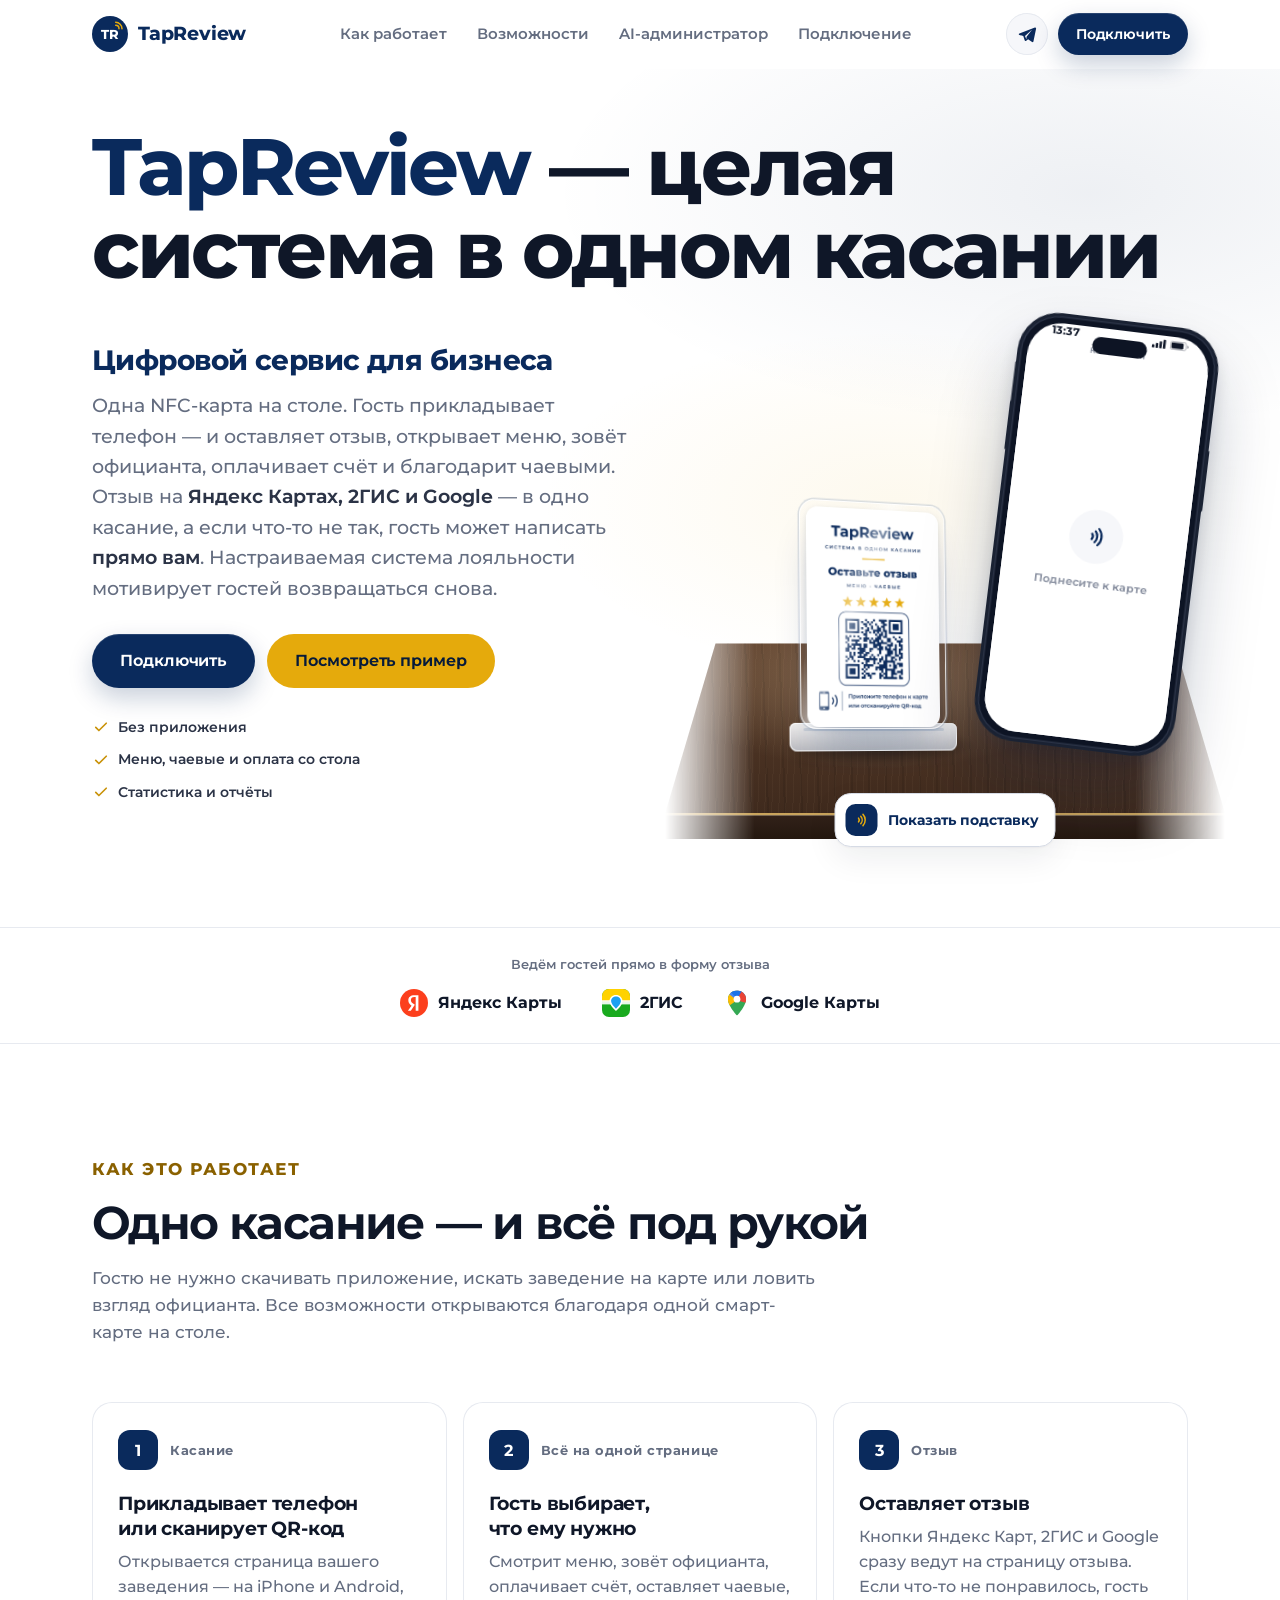
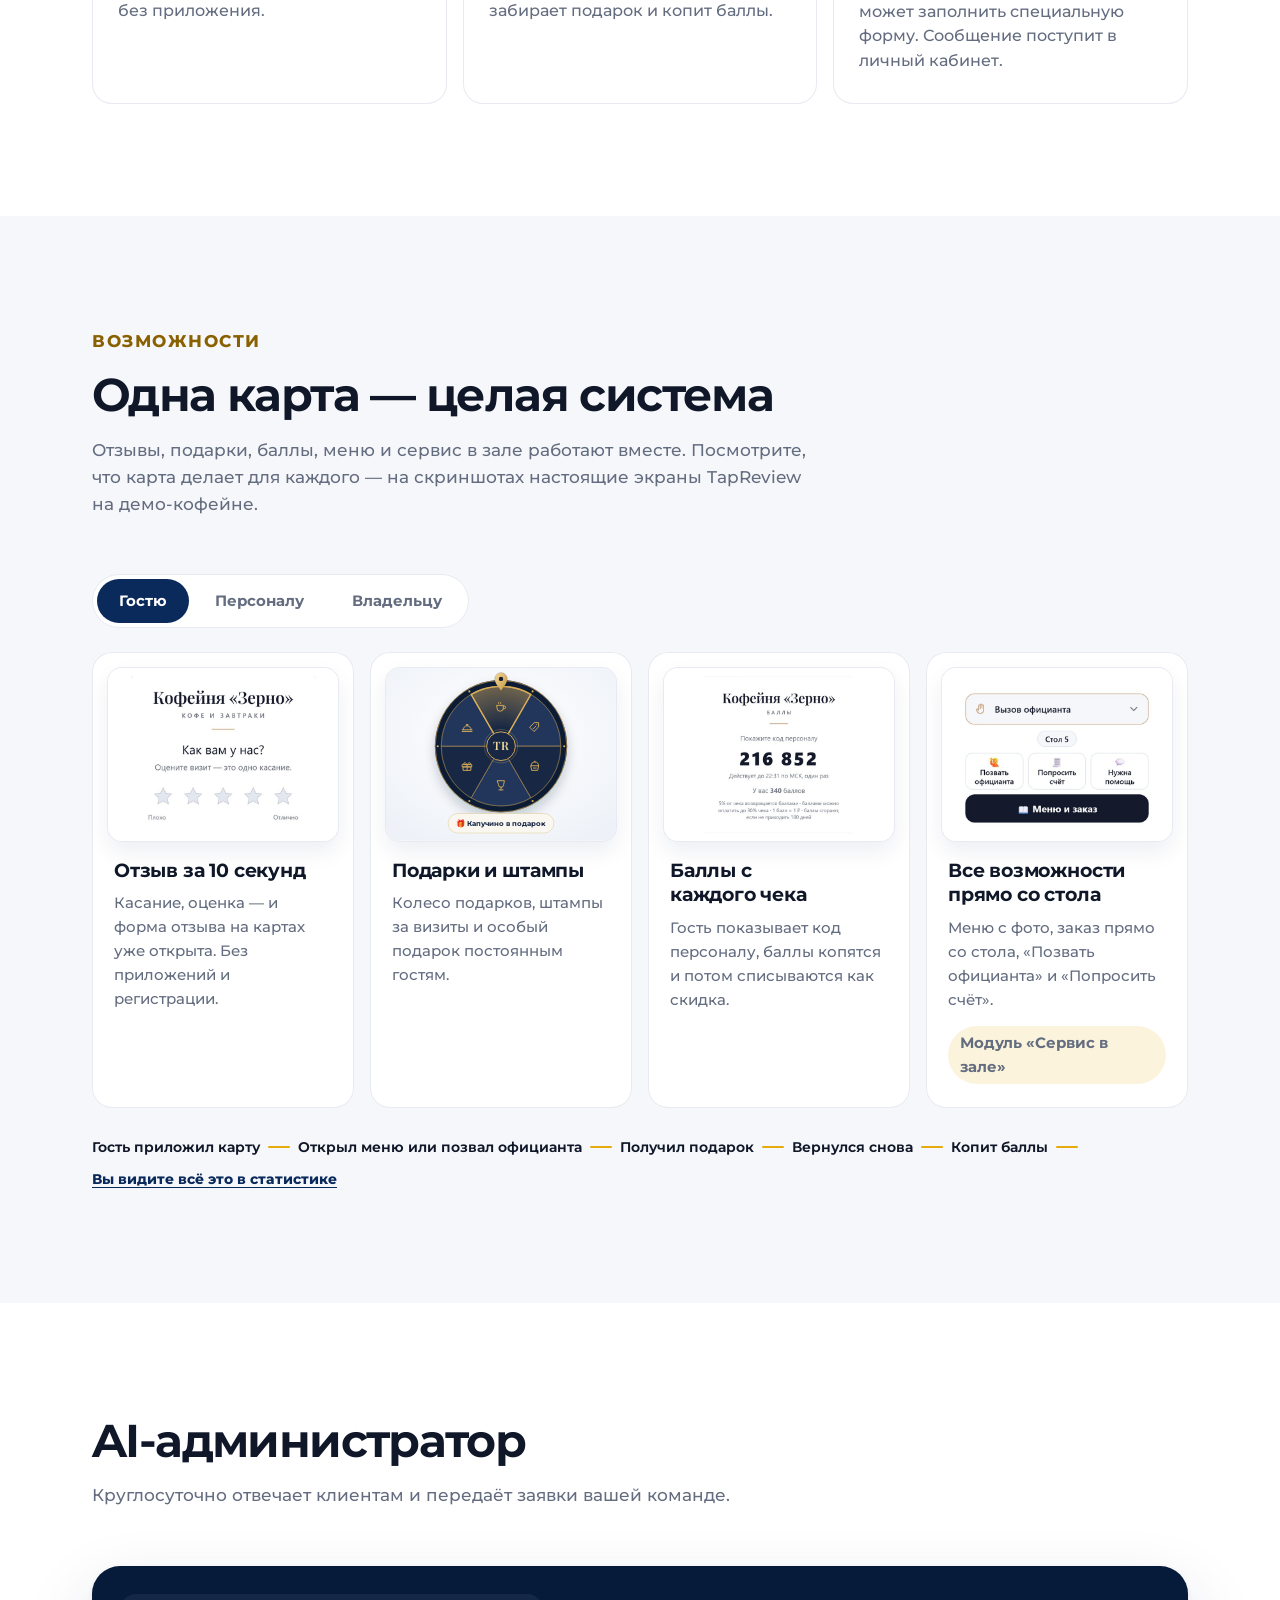
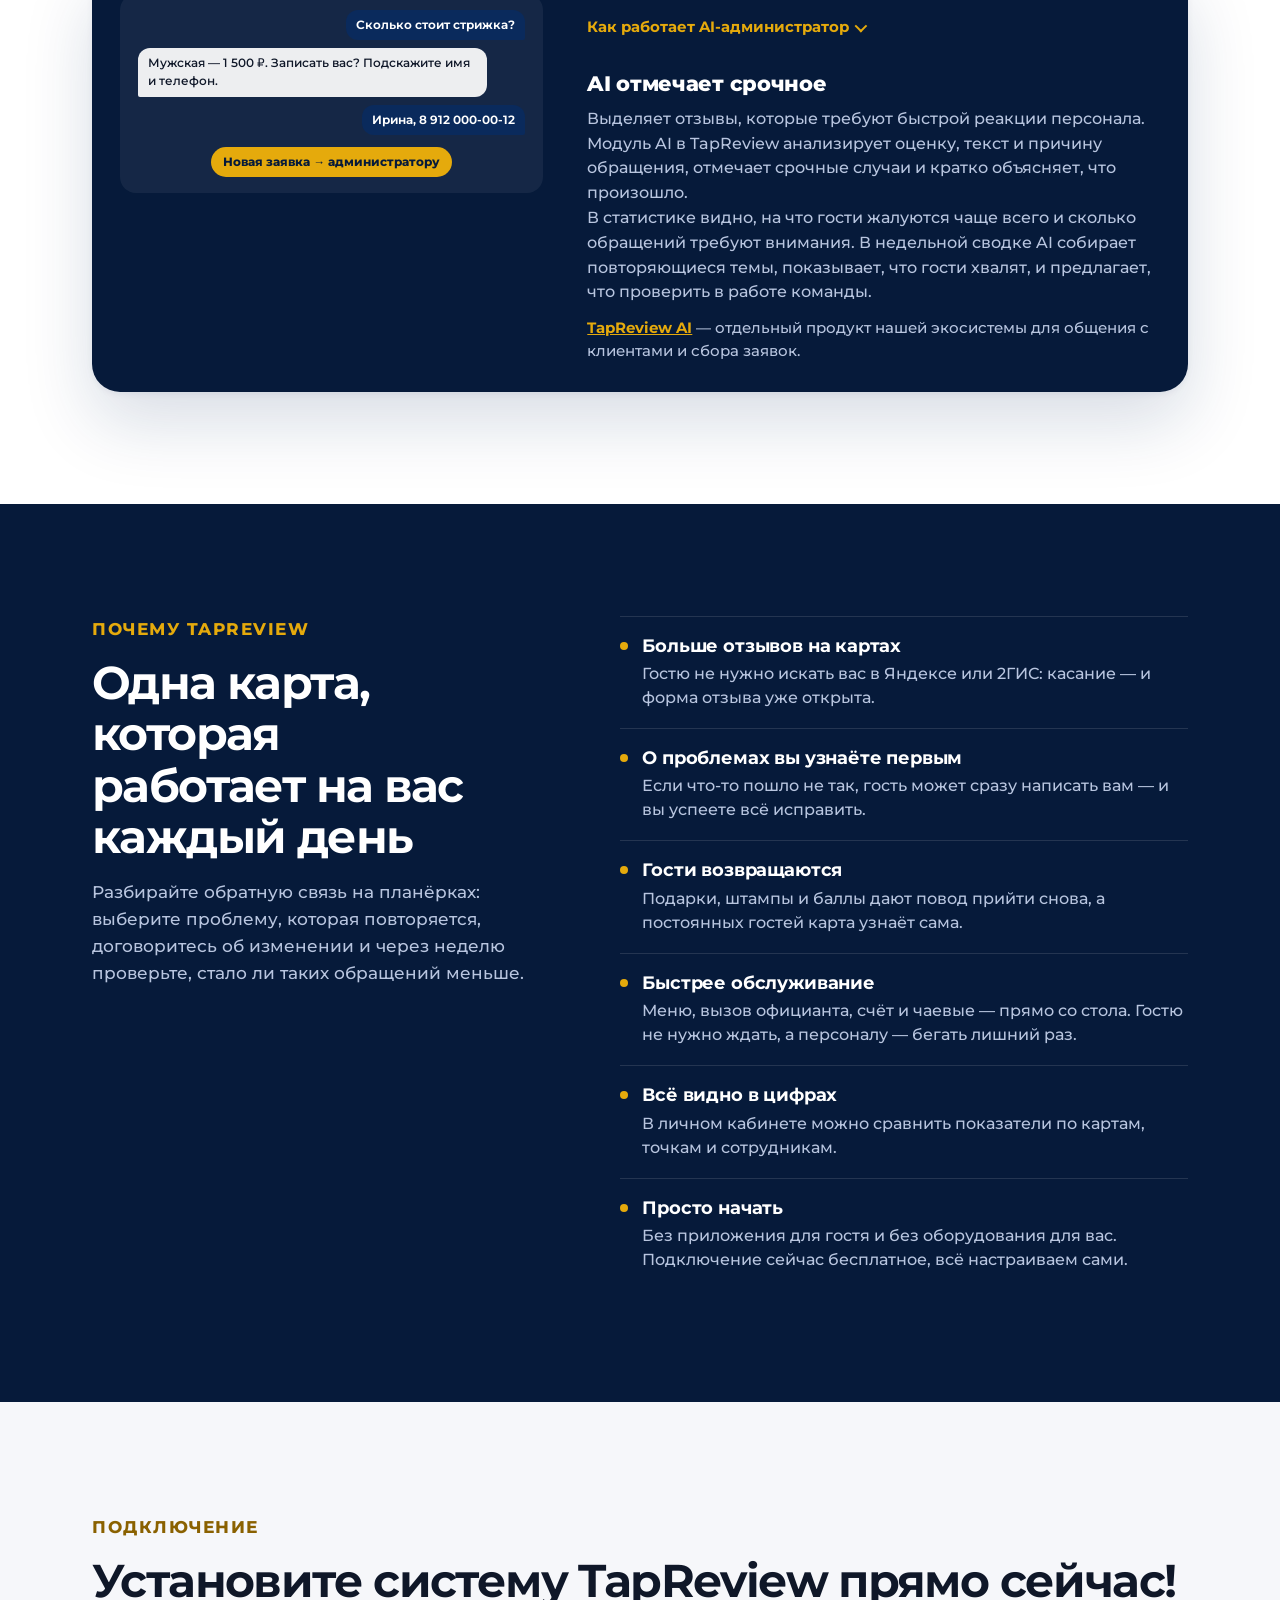
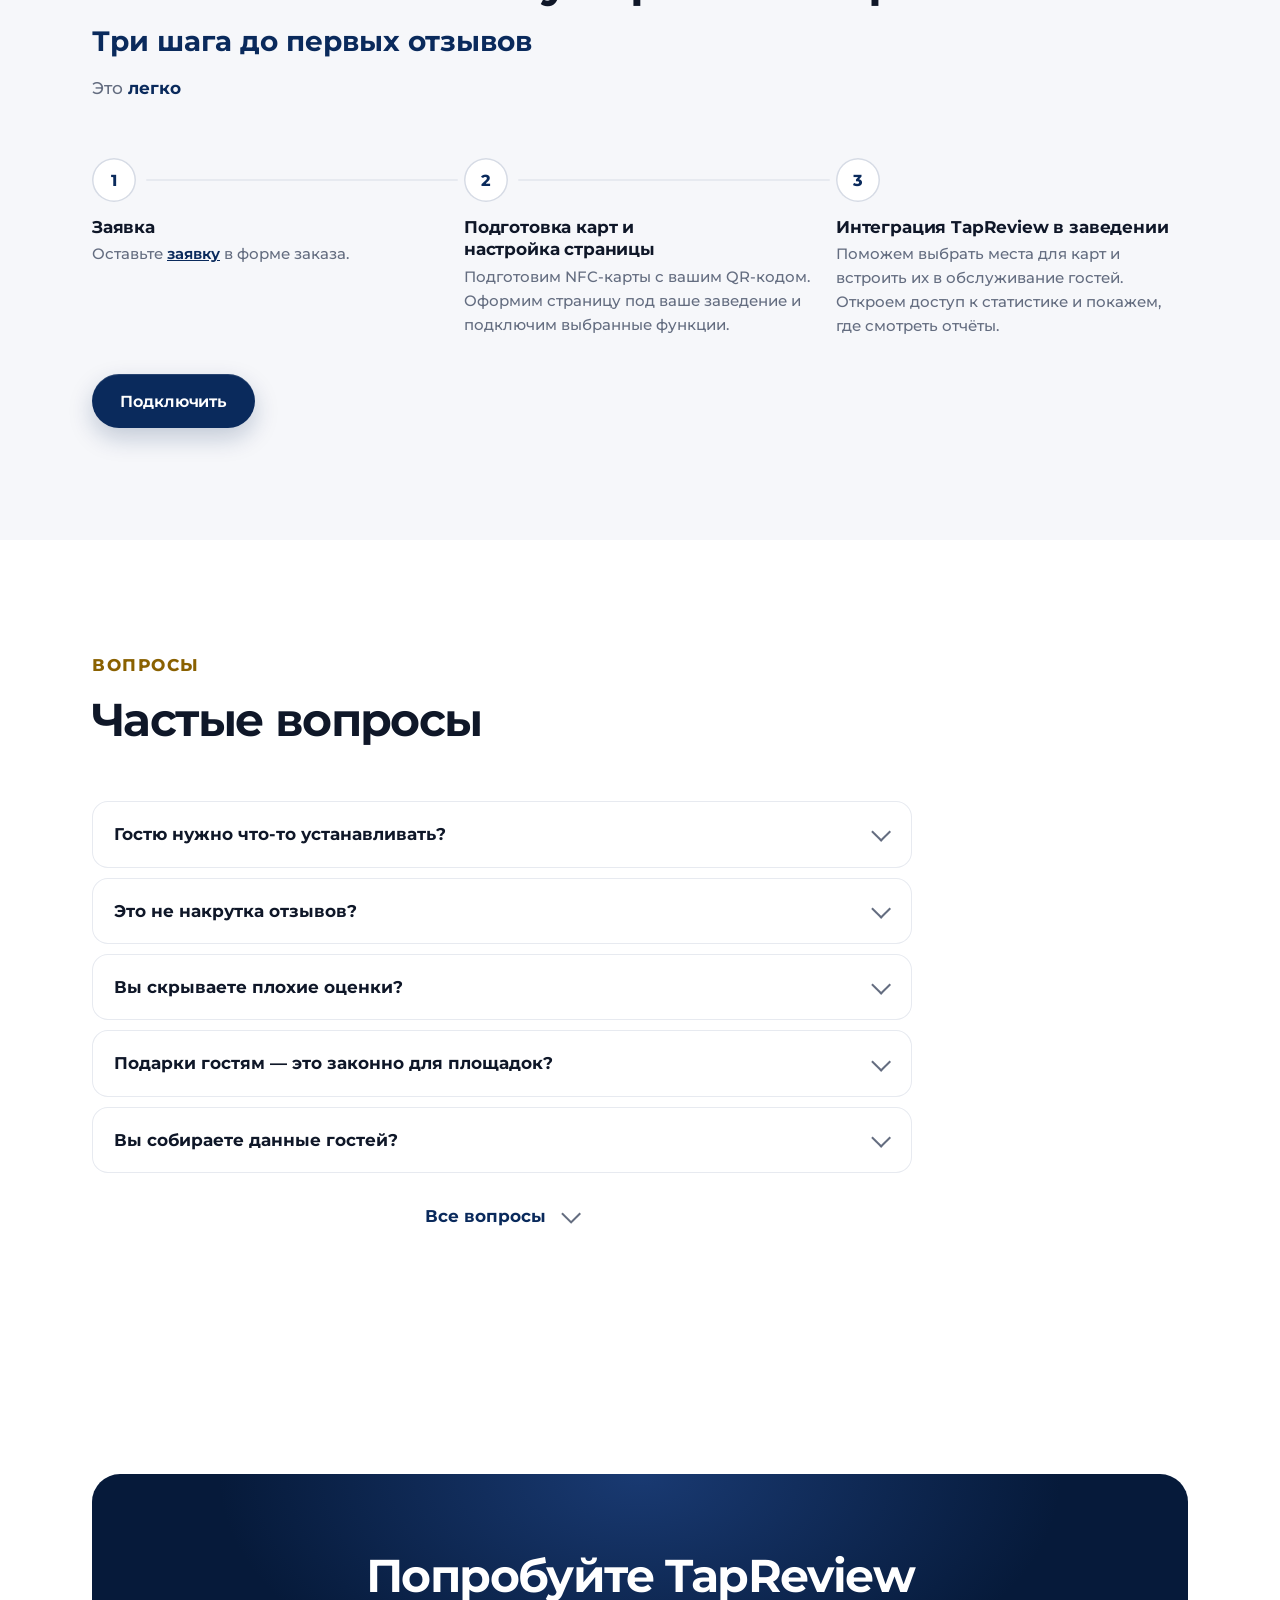
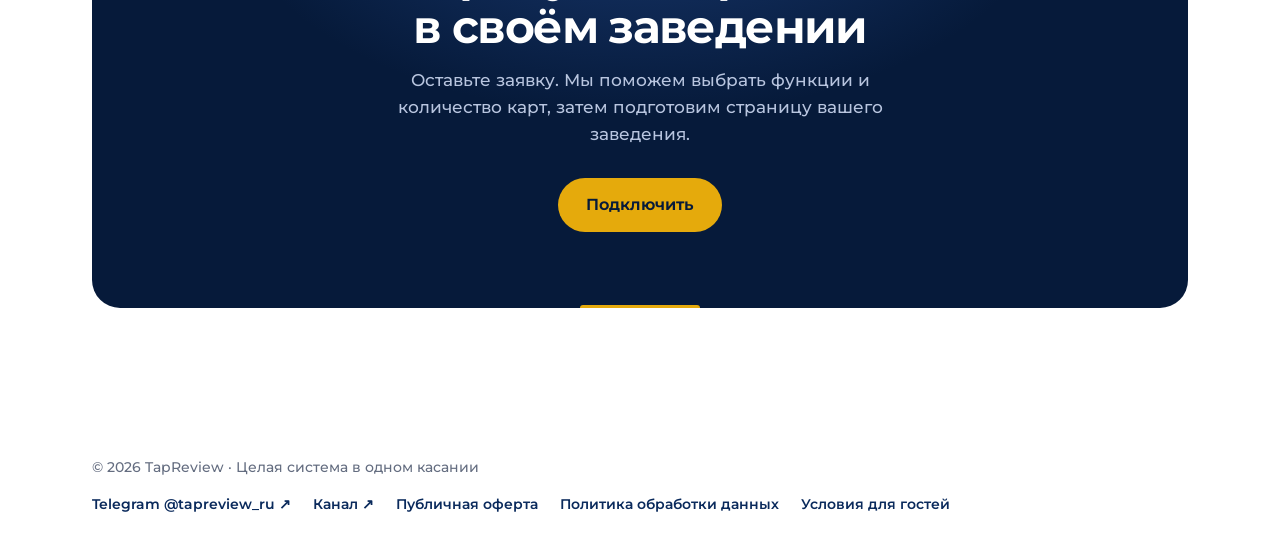
<file: index.html>
<!DOCTYPE html>
<html lang="ru">
<head>
  <meta charset="UTF-8">
  <meta name="viewport" content="width=device-width, initial-scale=1">
  <title>TapReview — целая система в одном касании: отзывы, меню, чаевые</title>
  <meta name="description" content="Цифровой сервис для кафе и ресторанов: одна NFC-карта на столе — отзывы на Яндекс Картах, 2ГИС и Google, меню, вызов официанта, чаевые, оплата счёта, подарки, баллы и статистика.">
  <meta name="theme-color" content="#0a2a5c">
  <link rel="canonical" href="https://tapreview.ru/">
  <meta name="yandex-verification" content="caca6cdee28712ba">
  <meta name="google-site-verification" content="aeWo-dQM0pMkksD4rnlsHtrrv8dT_WdUJFQUE4yWGGg">
  <link rel="icon" type="image/png" href="/assets/favicon.png">
  <link rel="apple-touch-icon" href="/assets/apple-touch-icon.png">
  <meta property="og:type" content="website">
  <meta property="og:url" content="https://tapreview.ru/">
  <meta property="og:title" content="TapReview — целая система в одном касании">
  <meta property="og:description" content="Цифровой сервис для бизнеса: одна NFC-карта — отзывы, меню, чаевые, оплата счёта, подарки и статистика.">
  <meta property="og:image" content="https://tapreview.ru/assets/og.png">
  <meta name="twitter:card" content="summary_large_image">
  <link rel="preload" href="/fonts/montserrat-var-cyrillic.woff2" as="font" type="font/woff2" crossorigin>
  <script>
    // Включаем анимацию появления заранее, чтобы блоки не «мигали» при загрузке
    if (window.matchMedia && !matchMedia("(prefers-reduced-motion: reduce)").matches && "IntersectionObserver" in window) {
      document.documentElement.classList.add("js");
    }
  </script>

  <style>
    /* Montserrat и Playfair Display (OFL, см. fonts/OFL-Montserrat.txt и fonts/OFL.txt) */
    @font-face {
      font-family: "Montserrat";
      src: url("/fonts/montserrat-var-cyrillic.woff2") format("woff2");
      font-weight: 100 900;
      font-display: swap;
      unicode-range: U+0301, U+0400-045F, U+0490-0491, U+04B0-04B1, U+2116;
    }
    @font-face {
      font-family: "Montserrat";
      src: url("/fonts/montserrat-var-latin.woff2") format("woff2");
      font-weight: 100 900;
      font-display: swap;
      unicode-range: U+0000-00FF, U+0131, U+0152-0153, U+02BB-02BC, U+02C6, U+02DA, U+02DC, U+0304, U+0308, U+0329, U+2000-206F, U+20AC, U+20BD, U+2122, U+2191, U+2193, U+2212, U+2215, U+FEFF, U+FFFD;
    }
    @font-face {
      font-family: "Playfair Display";
      src: url("/fonts/playfair-display-600-cyrillic.woff2") format("woff2");
      font-weight: 600;
      font-display: swap;
      unicode-range: U+0301, U+0400-045F, U+0490-0491, U+04B0-04B1, U+2116;
    }
    @font-face {
      font-family: "Playfair Display";
      src: url("/fonts/playfair-display-600-latin.woff2") format("woff2");
      font-weight: 600;
      font-display: swap;
      unicode-range: U+0000-00FF, U+2000-206F;
    }

    :root {
      /* Бренд */
      --navy: #0a2a5c;
      --navy-700: #0d3574;
      --navy-900: #061a3a;
      --gold: #e5aa0c;
      --gold-600: #c99208;
      --gold-50: #fdf7e6;
      /* Нейтральные */
      --ink: #0f1728;
      --text: #2b3346;
      --muted: #646d80;
      --line: #e7eaf0;
      --line-strong: #d6dbe5;
      --soft: #f6f7fa;
      --white: #fff;
      /* Форма */
      --r-sm: 12px;
      --r: 20px;
      --r-lg: 28px;
      --shadow-sm: 0 1px 2px rgba(15, 23, 40, 0.05);
      --shadow: 0 1px 2px rgba(15, 23, 40, 0.04), 0 12px 32px rgba(15, 23, 40, 0.07);
      --shadow-lg: 0 2px 6px rgba(10, 42, 92, 0.06), 0 30px 70px rgba(10, 42, 92, 0.16);
      --ease: cubic-bezier(0.22, 0.61, 0.36, 1);
    }

    * { box-sizing: border-box; }
    html { scroll-behavior: smooth; scroll-padding-top: 76px; -webkit-text-size-adjust: 100%; }
    body {
      margin: 0;
      background: var(--white);
      color: var(--text);
      font-family: "Montserrat", -apple-system, BlinkMacSystemFont, "Segoe UI", Roboto, Arial, sans-serif;
      font-weight: 500;
      font-size: 16px;
      line-height: 1.6;
      -webkit-font-smoothing: antialiased;
      overflow-x: hidden;
    }
    a { color: inherit; }
    img, svg { display: block; }
    .wrap { width: min(1160px, 100%); margin: 0 auto; padding: 0 20px; }
    .sr-only { position: absolute; width: 1px; height: 1px; overflow: hidden; clip: rect(0 0 0 0); white-space: nowrap; }

    /* ---------- кнопки ---------- */
    .btn {
      display: inline-flex; align-items: center; justify-content: center; gap: 10px;
      min-height: 54px; padding: 0 28px; border: 0; border-radius: 999px;
      font: inherit; font-size: 16px; font-weight: 650; letter-spacing: -0.005em; text-decoration: none; cursor: pointer;
      transition: transform 0.2s var(--ease), background-color 0.2s var(--ease), border-color 0.2s var(--ease), box-shadow 0.2s var(--ease);
      -webkit-tap-highlight-color: transparent;
    }
    .btn svg { width: 20px; height: 20px; flex: none; }
    .btn-primary { background: var(--navy); color: #fff; box-shadow: 0 1px 0 rgba(255, 255, 255, 0.12) inset, 0 10px 24px rgba(10, 42, 92, 0.22); }
    .btn-primary:hover { background: var(--navy-700); transform: translateY(-1px); }
    .btn-ghost { background: #fff; color: var(--navy); box-shadow: 0 0 0 1.5px var(--line-strong) inset; }
    .btn-ghost:hover { box-shadow: 0 0 0 1.5px #b9c1d0 inset; transform: translateY(-1px); }
    .guest-example { width: min(440px, calc(100% - 32px)); max-height: calc(100% - 32px); padding: 24px; border: 1px solid var(--line); border-radius: 20px; color: var(--ink); background: #fff; }
    .guest-example::backdrop { background: rgba(6, 26, 58, .5); }
    .guest-example h2 { margin: 0 32px 16px 0; font-size: 22px; }
    .guest-example .btn { display: flex; width: 100%; min-height: 44px; margin-top: 8px; padding: 10px 16px; text-align: center; }
    .btn-gold { background: var(--gold); color: var(--navy-900); }
    .btn-gold:hover { background: #f0b519; transform: translateY(-1px); }
    .btn:focus-visible, a:focus-visible, summary:focus-visible { outline: 3px solid #9fb3d9; outline-offset: 3px; border-radius: 10px; }
    .btn:focus-visible { border-radius: 999px; }

    /* ---------- шапка ---------- */
    .header {
      position: sticky; top: 0; z-index: 20;
      background: rgba(255, 255, 255, 0.82);
      backdrop-filter: saturate(180%) blur(14px); -webkit-backdrop-filter: saturate(180%) blur(14px);
      border-bottom: 1px solid transparent;
      transition: border-color 0.2s var(--ease);
    }
    .header.scrolled { border-bottom-color: var(--line); }
    .header .wrap { display: flex; align-items: center; justify-content: space-between; gap: 16px; height: 68px; }
    .logo { display: flex; align-items: center; gap: 10px; text-decoration: none; font-weight: 750; font-size: 19px; letter-spacing: -0.01em; color: var(--navy); }
    .logo-mark { position: relative; display: grid; place-items: center; width: 36px; height: 36px; border-radius: 50%; background: var(--navy); color: #fff; font-size: 13px; font-weight: 750; letter-spacing: 0.02em; }
    .logo-mark svg { position: absolute; top: 5px; right: 4px; width: 10px; height: 10px; }
    .nav { display: none; gap: 30px; font-size: 15px; font-weight: 600; }
    .nav a { color: var(--muted); text-decoration: none; transition: color 0.15s; }
    .nav a:hover { color: var(--navy); }
    .header .btn { min-height: 42px; padding: 0 18px; font-size: 14px; }
    .header .btn svg { width: 18px; height: 18px; }
    .mobile-menu { display: none; }

    /* ---------- первый экран ---------- */
    /* overflow-x: clip — декоративная стойка сцены не должна давать горизонтальную прокрутку на телефоне */
    .hero { position: relative; padding: 36px 0 64px; overflow-x: clip; }
    .hero::before {
      content: ""; position: absolute; inset: 0 0 auto; height: 620px; z-index: -1; pointer-events: none;
      background:
        radial-gradient(60% 55% at 85% 20%, rgba(10, 42, 92, 0.07), transparent 70%),
        radial-gradient(40% 40% at 70% 70%, rgba(229, 170, 12, 0.07), transparent 70%);
    }
    /* Сверху на всю ширину — лозунг; под ним описание сервиса и сцена с телефоном */
    .hero-grid { display: grid; gap: 40px; align-items: center; margin-top: 30px; }
    h1 {
      margin: 0; color: var(--ink); text-wrap: balance;
      font-size: clamp(34px, 8.6vw, 80px); line-height: 1.04; font-weight: 750; letter-spacing: -0.035em;
    }
    h1 .h1-brand { color: var(--navy); }
    h1 .nb { white-space: nowrap; }
    .hero-sub { margin: 0; color: var(--navy); font-size: clamp(22px, 3vw, 28px); line-height: 1.2; font-weight: 750; letter-spacing: -0.02em; }
    .lead { margin: 14px 0 30px; max-width: 540px; font-size: clamp(17px, 2.2vw, 19px); line-height: 1.6; color: var(--muted); }
    .lead b { color: var(--text); font-weight: 650; }
    .hero-mobile-lead { display: none; }
    .actions { display: flex; flex-wrap: wrap; gap: 12px; }
    .hero-meta { display: grid; gap: 10px; margin: 28px 0 0; padding: 0; list-style: none; font-size: 14px; font-weight: 600; color: var(--text); }
    .hero-meta li { display: flex; align-items: center; gap: 8px; }
    .hero-meta svg { width: 18px; height: 18px; color: var(--gold-600); }
    .ref-banner { margin: 0 0 16px; padding: 10px 14px; border-radius: 14px; background: var(--gold-50); box-shadow: 0 0 0 1px #f0d48a inset; font-size: 14px; color: #6b4a00; }
    .ref-banner b { color: #4a3300; }
    .hero-price { margin: 18px 0 0; font-size: 14px; color: var(--muted); }
    .hero-price b { color: var(--ink); font-weight: 700; }
    .hero-price a { color: var(--navy); font-weight: 650; }

    /* ---------- Сцена: карта в акриловой подставке на стойке + телефон с NFC-касанием ----------
       Сцена рисуется в «своих» 480×540 px и масштабируется под ширину экрана (--s). */
    .visual { position: relative; display: flex; justify-content: center; min-width: 0; padding: 0 0 8px; }
    .hero-grid > * { min-width: 0; }
    .scene-wrap { --s: 0.68; width: 100%; height: calc(540px * var(--s)); display: flex; justify-content: center; }
    .scene { --hero-mm: 2.55px; --tap-cycle: 10s; position: relative; flex: none; width: 480px; height: 540px; transform: scale(var(--s)); transform-origin: top center; }

    /* Стол: тёмный орех с латунной кромкой, края растворяются в фоне */
    .counter {
      position: absolute; left: -40px; right: -40px; bottom: 0; height: 196px;
      -webkit-mask-image: linear-gradient(90deg, transparent, #000 16%, #000 84%, transparent);
      mask-image: linear-gradient(90deg, transparent, #000 16%, #000 84%, transparent);
    }
    .counter-top {
      position: absolute; left: 0; right: 0; top: 0; bottom: 26px;
      clip-path: polygon(9% 0, 91% 0, 100% 100%, 0 100%);
      background:
        repeating-linear-gradient(92deg, rgba(255, 220, 170, 0.035) 0 1px, transparent 1px 7px),
        repeating-linear-gradient(88deg, rgba(0, 0, 0, 0.09) 0 2px, transparent 2px 17px),
        linear-gradient(180deg, #5b3e2b 0%, #3f2a1d 100%);
    }
    /* Мягкий свет на столешнице и отражение карты */
    .counter-top::after { content: ""; position: absolute; inset: 0; background: radial-gradient(55% 75% at 38% 22%, rgba(255, 226, 180, 0.28), transparent 70%); }
    .counter-edge {
      position: absolute; left: 0; right: 0; bottom: 0; height: 26px;
      background: linear-gradient(180deg, #33221a 0%, #24180f 100%);
      box-shadow: 0 2px 0 #c9a45c inset, 0 3px 0 rgba(255, 236, 190, 0.35) inset, 0 18px 30px -12px rgba(30, 18, 8, 0.4);
    }

    /* Подставка с картой */
    .stand { position: absolute; z-index: 2; left: 101px; bottom: 112px; width: calc(54 * var(--hero-mm)); transform: perspective(1100px) rotateY(16deg) rotateX(2deg); transform-origin: bottom center; }
    .stand-shadow { position: absolute; left: -26px; right: -40px; bottom: -36px; height: 34px; border-radius: 50%; background: radial-gradient(closest-side, rgba(10, 5, 0, 0.55), transparent); filter: blur(2px); }
    .card-img { position: relative; display: block; width: 100%; height: auto; border-radius: 12px; box-shadow: 0 2px 6px rgba(10, 42, 92, 0.12), 0 24px 40px -12px rgba(10, 42, 92, 0.3); }
    /* Акриловое стекло поверх карты: блик и тонкая кромка */
    .stand-glass {
      position: absolute; inset: -7px -7px -2px -7px; border-radius: 16px; pointer-events: none;
      background: linear-gradient(112deg, rgba(255, 255, 255, 0) 28%, rgba(255, 255, 255, 0.5) 40%, rgba(255, 255, 255, 0.08) 48%, rgba(255, 255, 255, 0) 60%);
      box-shadow: 0 0 0 1px rgba(255, 255, 255, 0.85) inset, 0 0 0 1.5px rgba(150, 165, 190, 0.35);
    }
    /* Акриловое основание */
    .stand-base {
      position: absolute; left: -18px; right: -18px; bottom: -24px; height: 28px; border-radius: 6px 6px 8px 8px;
      background: linear-gradient(180deg, rgba(255, 255, 255, 0.92), rgba(222, 230, 242, 0.75));
      box-shadow: 0 0 0 1px rgba(255, 255, 255, 0.95) inset, 0 -1px 0 rgba(150, 165, 190, 0.4) inset, 0 10px 16px -6px rgba(40, 30, 15, 0.3);
    }
    .stand-base::before { content: ""; position: absolute; left: 14px; right: 14px; top: 5px; height: 3px; border-radius: 3px; background: rgba(150, 165, 190, 0.35); }

    /* Одна шкала для вертикальной карты 54×86 и подставки 120×140×40. */
    .hero-product { transition: opacity .4s var(--ease), visibility 0s .4s; }
    .scene[data-product="stand"] .stand-card, .scene[data-product="card"] .display-stand {
      opacity: 0; visibility: hidden;
    }
    .scene[data-product="card"] .stand-card, .scene[data-product="stand"] .display-stand {
      opacity: 1; visibility: visible; transition-delay: 0s;
    }
    .stand-card .card-img { height: calc(86 * var(--hero-mm)); }
    .display-stand {
      position: absolute; z-index: 2; left: 22px; bottom: 102px; width: calc(120 * var(--hero-mm));
    }
    .display-stand-model {
      position: relative; transform-style: preserve-3d; transform-origin: bottom center;
      transform: perspective(1600px) rotateX(-12deg) rotateY(32deg);
    }
    .display-stand-foot {
      position: absolute; inset: auto 0 0; height: calc(40 * var(--hero-mm)); border-radius: 5px 5px 2px 2px;
      /* Столешница под панелью: от нижнего сгиба на 40 мм назад. */
      transform: rotateX(90deg); transform-origin: bottom center;
      background: linear-gradient(180deg, #f8f9fc, #dce3ec);
      box-shadow: 0 0 0 1px #bbc5d3 inset, 0 -4px 0 #9eacbf, 0 -8px 14px #1c130f55;
    }
    .display-stand-face {
      position: relative; display: flex; flex-direction: column; align-items: center; justify-content: space-between;
      width: 100%; height: calc(140 * var(--hero-mm)); padding: 17px 13px 14px; border: 1px solid #e2e7ef; border-radius: 12px 12px 5px 5px;
      background: linear-gradient(90deg, #d6deea, #e6ebf2 1.5px, #fff 4px); color: var(--navy); text-align: center;
    }
    .display-stand-brand { font-size: 35px; font-weight: 800; line-height: 1; }
    .display-stand-tag { margin: 0; font-size: 10px; font-weight: 750; letter-spacing: .18em; }
    .display-stand-line { width: 56px; height: 4px; background: var(--gold); }
    .display-stand-title { margin: 0; font-size: 17px; font-weight: 750; line-height: 1.18; }
    .display-stand-stars { display: flex; gap: 3px; color: var(--gold); }
    .display-stand-stars svg { width: 23px; height: 23px; }
    .display-stand-qr { display: block; width: 122px; height: 122px; border: 2px solid var(--navy); border-radius: 13px; }
    .display-stand-features { display: grid; grid-template-columns: repeat(4, minmax(0, 1fr)); width: 100%; }
    .display-stand-features span { padding: 0 3px; font-size: 8.5px; font-weight: 700; line-height: 1.15; }
    .display-stand-features span + span { border-left: 1px solid var(--navy); }
    .display-stand-features b { display: block; margin-bottom: 4px; font-size: 17px; }
    .scene-switch { border: 1px solid var(--line-strong); cursor: pointer; font-family: inherit; }
    .scene-switch[hidden] { display: none; }
    .scene-switch:focus-visible { outline: 2px solid var(--navy); outline-offset: 3px; }

    /* NFC-волны в точке касания */
    .nfc { position: absolute; z-index: 5; left: 232px; top: 262px; width: 0; height: 0; pointer-events: none; }
    .nfc i { position: absolute; left: -46px; top: -46px; width: 92px; height: 92px; border-radius: 50%; border: 2px solid var(--gold); box-shadow: 0 0 14px rgba(229, 170, 12, 0.45), 0 0 6px rgba(229, 170, 12, 0.35) inset; opacity: 0; }

    /* Телефон (≈ 9 : 19,5) */
    .phone {
      position: absolute; z-index: 4; right: 6px; top: 22px; width: 196px; aspect-ratio: 9 / 19.5;
      transform: rotate(7deg); transform-origin: 50% 80%;
      padding: 7px; border-radius: 38px; background: #0d1424;
      box-shadow: 0 0 0 1.5px #2a3245 inset, 0 0 0 3px #1a2233, 0 40px 70px rgba(6, 26, 58, 0.28), 0 8px 20px rgba(6, 26, 58, 0.18);
    }
    /* Экран до касания */
    .s-idle {
      position: absolute; z-index: 2; inset: 34px 0 0; display: flex; flex-direction: column; align-items: center; justify-content: center; gap: 12px;
      background: #fff; color: #8a91a1; font-size: 11px; font-weight: 650;
    }
    .s-idle span { display: grid; place-items: center; width: 54px; height: 54px; border-radius: 50%; background: var(--soft); color: var(--navy); }
    .s-idle svg { width: 26px; height: 26px; }

    /* Страница заведения после касания: оценка + «Ещё у нас» (как настоящая /b/, без блока «Отзыв в Telegram») */
    .s-rate {
      position: absolute; z-index: 1; inset: 34px 0 0; display: flex; flex-direction: column; align-items: center;
      padding: 4px 12px 0; background: #fff; text-align: center;
    }
    .r-name { margin: 0 0 2px; font-family: "Playfair Display", Georgia, serif; font-size: 20px; font-weight: 600; line-height: 1.15; color: var(--ink); }
    .s-rate .s-welcome { margin-top: 5px; }
    .r-chip { margin: 4px 0 0; padding: 3px 8px; border-radius: 99px; background: var(--soft); box-shadow: 0 0 0 1px var(--line) inset; font-size: 8px; font-weight: 650; color: var(--ink); }
    .s-rate .s-line { margin: 8px auto; }
    .r-waiter { margin: 0; padding: 2px 7px; border-radius: 99px; background: var(--soft); box-shadow: 0 0 0 1px var(--line) inset; font-size: 7.5px; font-weight: 700; color: var(--ink); }
    .r-q { margin: 9px 0 1px; font-size: 14px; font-weight: 500; color: var(--ink); }
    .r-sub { margin: 0; font-size: 8px; color: #8a91a1; }
    .r-stars { display: flex; gap: 7px; margin: 8px 0 2px; }
    .r-stars span { position: relative; display: block; width: 22px; height: 22px; color: #e3e7ee; }
    .r-stars svg { display: block; width: 100%; height: 100%; }
    .r-ends { display: flex; justify-content: space-between; width: 100%; padding: 0 10px; font-size: 7px; color: #8a91a1; }
    .r-link { margin: 7px 0 9px; font-size: 8px; color: #5b6475; text-decoration: underline; text-underline-offset: 2px; }
    .r-more { margin: 0 0 5px; font-size: 6.5px; font-weight: 750; letter-spacing: 0.16em; text-transform: uppercase; color: #8a91a1; }
    .r-grid { display: grid; grid-template-columns: 1fr 1fr; gap: 5px; width: 100%; }
    .r-grid span {
      display: flex; align-items: center; justify-content: center; gap: 4px; padding: 7px 4px; border-radius: 9px;
      background: var(--soft); box-shadow: 0 0 0 1px var(--line) inset; font-size: 8px; font-weight: 650; color: var(--ink); white-space: nowrap;
    }
    .r-grid svg { width: 10px; height: 10px; flex: none; color: var(--gold-600); }
    /* Палец нажимает пятую звезду */
    .r-tap { position: absolute; left: 50%; top: 50%; width: 30px; height: 30px; margin: -15px 0 0 -15px; border-radius: 50%; background: rgba(10, 42, 92, 0.2); opacity: 0; }

    /* Анимация (цикл 10 с): телефон подносят к карте → волны NFC → страница заведения →
       гость жмёт 5 звёзд → «Спасибо за высокую оценку» с кнопками карт и подарком */
    @keyframes tap-phone {
      0%, 7% { transform: translate(0, 0) rotate(7deg); }
      19% { transform: translate(-78px, 36px) rotate(-12deg); }
      21.5% { transform: translate(-73px, 33px) rotate(-12deg) scale(0.985); }
      29% { transform: translate(-78px, 36px) rotate(-12deg); }
      41%, 100% { transform: translate(0, 0) rotate(7deg); }
    }
    @keyframes tap-idle { 0%, 20% { opacity: 1; } 25%, 96% { opacity: 0; } 100% { opacity: 1; } }
    @keyframes tap-ring { 0%, 19.5% { opacity: 0; transform: scale(0.25); } 21% { opacity: 0.95; } 35%, 100% { opacity: 0; transform: scale(1.9); } }
    @keyframes tap-rate { 0%, 68% { opacity: 1; } 73%, 96% { opacity: 0; } 100% { opacity: 1; } }
    @keyframes tap-star { 0%, 55% { color: #e3e7ee; } 56.5%, 97% { color: var(--gold); } 100% { color: #e3e7ee; } }
    @keyframes tap-touch { 0%, 51% { opacity: 0; transform: scale(0.4); } 53.5% { opacity: 1; transform: scale(0.85); } 60%, 100% { opacity: 0; transform: scale(1.5); } }
    .phone { animation: tap-phone var(--tap-cycle) var(--ease) infinite; }
    .s-idle { animation: tap-idle var(--tap-cycle) linear infinite; }
    .nfc i { animation: tap-ring var(--tap-cycle) ease-out infinite; }
    .s-rate { animation: tap-rate var(--tap-cycle) linear infinite; }
    .r-stars span { animation: tap-star var(--tap-cycle) linear infinite; }
    .r-stars span:nth-child(2) { animation-delay: 0.06s; }
    .r-stars span:nth-child(3) { animation-delay: 0.12s; }
    .r-stars span:nth-child(4) { animation-delay: 0.18s; }
    .r-stars span:nth-child(5) { animation-delay: 0.24s; }
    .r-tap { animation: tap-touch var(--tap-cycle) ease-out infinite; }
    .nfc i:nth-child(2) { animation-delay: 0.18s; }
    .nfc i:nth-child(3) { animation-delay: 0.36s; }
    /* Боковые кнопки */
    .phone::before { content: ""; position: absolute; left: -4px; top: 21%; width: 3px; height: 12%; border-radius: 3px 0 0 3px; background: #1a2233; box-shadow: 0 -40px 0 -0.5px #1a2233; }
    .phone::after { content: ""; position: absolute; right: -4px; top: 27%; width: 3px; height: 15%; border-radius: 0 3px 3px 0; background: #1a2233; }
    .screen {
      position: relative; display: flex; flex-direction: column; height: 100%; overflow: hidden;
      border-radius: 34px; background: #fff; padding: 0 14px 10px; text-align: center;
    }
    .s-status { display: flex; align-items: center; justify-content: space-between; height: 34px; padding: 0 8px; font-size: 10.5px; font-weight: 700; color: var(--ink); }
    .s-island { position: absolute; top: 9px; left: 50%; width: 30%; height: 17px; translate: -50% 0; border-radius: 99px; background: #0d1424; }
    .s-icons { display: flex; align-items: center; gap: 4px; }
    .s-icons svg { height: 9px; width: auto; }
    .s-body { flex: 1; display: flex; flex-direction: column; justify-content: center; padding-bottom: 4px; }
    .s-name { margin: 4px 0 2px; font-family: "Playfair Display", Georgia, serif; font-size: 22px; font-weight: 600; line-height: 1.15; color: var(--ink); }
    .s-tag { margin: 0; font-size: 8px; font-weight: 600; letter-spacing: 0.22em; text-transform: uppercase; color: #8a91a1; }
    .s-line { width: 30px; height: 2px; margin: 11px auto; border-radius: 2px; background: var(--gold); }
    .s-thanks { margin: 0; font-size: 12.5px; font-weight: 650; color: var(--ink); }
    .s-stars { display: flex; justify-content: center; gap: 3px; margin: 7px 0 4px; color: var(--gold); }
    .s-stars svg { width: 13px; height: 13px; }
    .s-lead { margin: 0 0 12px; font-size: 9.5px; line-height: 1.4; color: #8a91a1; }
    .s-btn {
      display: flex; align-items: center; gap: 8px; margin: 0 0 7px; padding: 8px 11px; border-radius: 999px;
      box-shadow: 0 0 0 1px var(--line) inset; font-size: 11px; font-weight: 650; color: var(--ink); text-align: left;
    }
    .s-btn svg { width: 19px; height: 19px; flex: none; }
    .s-btn span { flex: 1; }
    .s-btn i { color: #a3aab8; font-style: normal; }
    .s-welcome { margin: 6px auto 0; padding: 3px 9px; border-radius: 99px; background: rgba(229, 170, 12, 0.14); font-size: 8.5px; font-weight: 700; color: var(--ink); }
    .s-stamps { display: flex; justify-content: center; align-items: center; gap: 4px; margin: 4px 0 6px; }
    .s-stamps i { width: 10px; height: 10px; border-radius: 50%; border: 1.5px dashed #c3c8d3; }
    .s-stamps i.on { border: 0; background: var(--gold); }
    .s-stamps b { font-size: 11px; line-height: 1; }
    .s-gift { justify-content: center; margin-top: 3px; box-shadow: 0 0 0 1px #f0d48a inset; background: var(--gold-50); color: #8a6300; }
    .s-gift svg { width: 15px; height: 15px; }
    .s-foot { margin: 6px auto 8px; padding: 4px 10px; border-radius: 99px; background: var(--soft); font-size: 9px; font-weight: 650; color: #8a91a1; }
    .s-home { width: 34%; height: 4px; margin: 0 auto; border-radius: 4px; background: #0d1424; opacity: 0.85; }
    .tap-chip {
      position: absolute; z-index: 5; left: 50%; bottom: 0; translate: -50% 0;
      display: flex; align-items: center; gap: 10px; white-space: nowrap;
      padding: 10px 16px 10px 10px; border-radius: 16px; background: #fff; box-shadow: var(--shadow);
      font-size: 13.5px; font-weight: 650; color: var(--navy);
    }
    .tap-chip span { display: grid; place-items: center; width: 32px; height: 32px; border-radius: 10px; background: var(--navy); color: var(--gold); }
    .tap-chip svg { width: 18px; height: 18px; }

    /* ---------- площадки ---------- */
    .platforms { padding: 26px 0; border-block: 1px solid var(--line); }
    .platforms .wrap { display: flex; flex-wrap: wrap; align-items: center; justify-content: center; gap: 14px 40px; }
    .platforms p { margin: 0; width: 100%; text-align: center; font-size: 13px; font-weight: 600; color: var(--muted); }
    .platform { display: flex; align-items: center; gap: 10px; font-weight: 700; font-size: 16px; color: var(--ink); }
    .platform svg { width: 28px; height: 28px; }

    /* ---------- секции ---------- */
    section { padding: 80px 0; }
    .section-soft { background: var(--soft); }
    .section-head { margin: 0 0 44px; }
    .kicker { margin: 0 0 14px; color: #8a6100; font-size: clamp(14px, 1.6vw, 17px); font-weight: 750; letter-spacing: 0.09em; text-transform: uppercase; }
    h2 { margin: 0; color: var(--ink); font-size: clamp(28px, 4.4vw, 46px); line-height: 1.12; font-weight: 680; letter-spacing: -0.035em; }
    h1, h2, h3 { text-wrap: balance; }
    .section-head p:not(.kicker) { max-width: 66ch; margin: 16px 0 0; font-size: 17px; color: var(--muted); text-wrap: pretty; }
    h3 { margin: 0 0 8px; color: var(--ink); font-size: 19px; line-height: 1.3; font-weight: 700; letter-spacing: -0.01em; }

    /* Как работает */
    .steps { display: grid; gap: 16px; margin: 0; padding: 0; list-style: none; }
    .step { position: relative; padding: 28px 26px 30px; border-radius: var(--r); background: #fff; box-shadow: 0 0 0 1px var(--line) inset; }
    .step-num { display: flex; align-items: center; gap: 12px; margin-bottom: 22px; font-size: 13px; font-weight: 700; color: var(--muted); letter-spacing: 0.04em; }
    .step-num b { display: grid; place-items: center; width: 40px; height: 40px; border-radius: 12px; background: var(--navy); color: #fff; font-size: 16px; }
    .step p { margin: 0; color: var(--muted); font-size: 15.5px; }

    /* Что получает бизнес */
    .benefits { display: grid; gap: 16px; }
    .benefit { padding: 26px; border-radius: var(--r); background: #fff; box-shadow: 0 0 0 1px var(--line) inset; }
    .benefit-icon { display: grid; place-items: center; width: 44px; height: 44px; margin-bottom: 18px; border-radius: 12px; background: var(--gold-50); color: var(--gold-600); }
    .benefit-icon svg { width: 22px; height: 22px; }
    .benefit p { margin: 0; color: var(--muted); font-size: 15px; }

    .stats-block { display: grid; gap: 32px; align-items: center; margin-top: 56px; padding: 28px; border-radius: var(--r-lg); background: var(--soft); }
    .stats-copy h3 { font-size: clamp(22px, 3.4vw, 28px); letter-spacing: -0.02em; }
    .stats-copy p { margin: 0 0 18px; color: var(--muted); }
    .checks { margin: 0; padding: 0; list-style: none; display: grid; gap: 10px; }
    .checks li { display: flex; gap: 10px; font-size: 15px; font-weight: 600; color: var(--text); }
    .checks svg { width: 20px; height: 20px; flex: none; margin-top: 2px; color: var(--navy); }

    .dash { position: relative; padding: 20px; border-radius: 22px; background: #fff; box-shadow: var(--shadow); }
    .dash-top { display: flex; justify-content: space-between; align-items: baseline; gap: 12px; margin-bottom: 16px; }
    .dash-title { font-size: 14px; font-weight: 700; color: var(--ink); }
    .dash-label { font-size: 11px; font-weight: 700; letter-spacing: 0.08em; text-transform: uppercase; color: #9aa1b0; }
    .dash-kpis { display: grid; grid-template-columns: 1fr 1fr; gap: 10px; margin-bottom: 18px; }
    .kpi { padding: 14px; border-radius: 14px; background: var(--soft); }
    .kpi small { display: block; font-size: 11.5px; font-weight: 600; color: var(--muted); }
    .kpi strong { display: block; margin: 4px 0 2px; font-size: 28px; line-height: 1; font-weight: 750; color: var(--ink); letter-spacing: -0.02em; font-variant-numeric: tabular-nums; }
    .kpi em { font-style: normal; font-size: 12px; font-weight: 700; color: #15803d; }
    .bars { display: flex; align-items: flex-end; gap: 7px; height: 120px; padding: 0 2px; }
    .bar { position: relative; flex: 1; border-radius: 7px 7px 3px 3px; background: var(--navy); transform-origin: bottom; }
    .bar i { position: absolute; left: 22%; right: 22%; bottom: 0; border-radius: 5px 5px 2px 2px; background: var(--gold); }
    .bar-days { display: flex; gap: 7px; margin-top: 8px; padding: 0 2px; font-size: 10.5px; font-weight: 600; color: #9aa1b0; }
    .bar-days span { flex: 1; text-align: center; }
    .dash-cards { margin: 16px 0 0; padding: 0; list-style: none; border-top: 1px solid var(--line); }
    .dash-cards li { display: flex; justify-content: space-between; gap: 10px; padding: 9px 0; border-bottom: 1px solid var(--line); font-size: 13px; font-weight: 600; color: var(--text); }
    .dash-cards li:last-child { border-bottom: 0; padding-bottom: 0; }
    .dash-cards b { font-variant-numeric: tabular-nums; color: #b9bfcb; }
    .dash-cards i { font-style: normal; }
    .c-navy { color: var(--navy) !important; }
    .c-gold { color: #b58200 !important; } /* темнее фирменного золотого — чтобы цифры читались на светлом фоне */
    .col-mark { flex: none; display: block; width: 8px; height: 18px; margin: 2px 6px 0; border-radius: 3px 3px 1px 1px; }
    .col-navy { background: var(--navy); }
    .col-gold { background: var(--gold); }

    /* Два формата карты */
    .formats-section { padding-top: 0; }
    .formats { display: grid; gap: 16px; }
    .format { display: flex; flex-direction: column; margin: 0; padding: 20px; border-radius: var(--r-lg); background: #fff; box-shadow: 0 0 0 1px var(--line) inset; }
    .format-img { display: grid; place-items: center; height: 300px; margin-bottom: 20px; border-radius: var(--r); background: var(--soft); }
    .format-img img { height: auto; border-radius: 10px; box-shadow: 0 2px 6px rgba(10, 42, 92, 0.1), 0 18px 36px -12px rgba(10, 42, 92, 0.3); }
    .format-img-v img { width: auto; max-height: 250px; }
    .format-img-h img { width: min(370px, 86%); }
    .format h3 { margin-bottom: 2px; }
    .format-size { margin: 0 0 8px !important; font-size: 13px; font-weight: 700; letter-spacing: 0.04em; color: var(--gold-600) !important; }
    .format p { margin: 0; color: var(--muted); font-size: 15px; }

    /* Функции: карточка с мини-иллюстрацией сверху */
    .feats { display: grid; gap: 16px; }
    .feat { display: flex; flex-direction: column; padding: 22px 22px 24px; border-radius: var(--r); background: #fff; box-shadow: 0 0 0 1px var(--line) inset; }
    .feat p { margin: 0; color: var(--muted); font-size: 15px; }
    /* Настоящие скриншоты экранов в плитках «Возможности» */
    .shot { margin: -6px -6px 18px; aspect-ratio: 4 / 3; border-radius: 14px; overflow: hidden; background: var(--soft);
      box-shadow: 0 0 0 1px var(--line), 0 10px 22px rgba(10, 42, 92, 0.08); }
    .shot img { display: block; width: 100%; height: 100%; object-fit: cover; }
    .shot-draw svg { display: block; width: 100%; height: 100%; }
    .mini {
      display: flex; align-items: center; justify-content: center; gap: 8px; height: 112px; margin-bottom: 20px; padding: 12px;
      border-radius: 16px; background: var(--soft); overflow: hidden; font-size: 12.5px; font-weight: 650; color: var(--ink);
    }
    /* колесо */
    .mini-wheel { position: relative; }
    .wheel-disc { width: 84px; height: 84px; border-radius: 50%; border: 6px solid #1d2c4d;
      background: conic-gradient(#1a2846 0 60deg, #2b406b 60deg 120deg, #1a2846 120deg 180deg, #2b406b 180deg 240deg, #1a2846 240deg 300deg, #2b406b 300deg 360deg);
      box-shadow: 0 10px 20px rgba(10, 42, 92, 0.25); }
    .wheel-hub { position: absolute; left: 50%; top: 50%; translate: -50% -50%; display: grid; place-items: center; width: 28px; height: 28px; border-radius: 50%;
      background: radial-gradient(circle at 35% 30%, #f6d77a, var(--gold)); font-size: 10px; font-weight: 800; color: var(--navy-900); }
    .wheel-pin { position: absolute; left: 50%; top: 8px; z-index: 1; width: 14px; height: 14px; margin-left: -7px; border-radius: 50% 50% 50% 0; transform: rotate(-45deg); background: var(--gold); }
    /* штампы */
    .mini-stamps { flex-wrap: wrap; align-content: center; }
    .mini-stamps i { width: 22px; height: 22px; border-radius: 50%; border: 2px dashed #c3c8d3; }
    .mini-stamps i.on { border: 0; background: radial-gradient(circle at 35% 30%, #f6d77a, var(--gold)); box-shadow: 0 3px 8px rgba(229, 170, 12, 0.35); }
    .mini-stamps b { font-size: 22px; line-height: 1; }
    .mini-stamps small { width: 100%; text-align: center; font-size: 12px; font-weight: 650; color: var(--text); }
    /* VIP */
    .mini-vip { flex-direction: column; }
    .vip-pill { padding: 6px 12px; border-radius: 99px; background: linear-gradient(135deg, #f6d77a, var(--gold)); color: #3b2a00; font-weight: 800; box-shadow: 0 4px 12px rgba(229, 170, 12, 0.35); }
    .welcome-pill { padding: 5px 11px; border-radius: 99px; background: rgba(229, 170, 12, 0.14); font-size: 11.5px; }
    /* друг */
    .mini-friend { flex-direction: column; }
    .friend-title { font-size: 14px; font-weight: 800; }
    .friend-btns { display: flex; gap: 6px; }
    .friend-btns i { padding: 7px 12px; border-radius: 10px; font-style: normal; font-size: 12px; font-weight: 700; color: #fff; }
    .friend-btns .tg { background: #229ed9; }
    .friend-btns .wa { background: #25a244; }
    /* «Сейчас у нас» */
    .mini-moment { flex-direction: column; align-items: flex-start; justify-content: center; gap: 2px; }
    .mini-moment small { font-size: 10px; font-weight: 800; letter-spacing: 0.12em; text-transform: uppercase; color: var(--gold-600); }
    .mini-moment b { font-size: 15px; font-weight: 750; }
    .mini-moment span { font-size: 12px; color: var(--muted); border-bottom: 2px solid var(--gold); }
    /* кнопки «Ещё у нас» */
    .mini-links { flex-wrap: wrap; align-content: center; }
    .mini-links i { padding: 7px 11px; border-radius: 10px; background: #fff; box-shadow: 0 0 0 1px var(--line) inset; font-style: normal; font-size: 12px; }
    /* Telegram-сообщение */
    .mini-tg { flex-direction: column; align-items: flex-start; gap: 3px; background: #e7f2fb; }
    .mini-tg b, .mini-tg span, .mini-tg em { padding: 0 2px; }
    .mini-tg span { font-weight: 550; color: var(--text); }
    .mini-tg em { font-style: normal; color: #1f6fb2; }
    /* воронка */
    .mini-funnel { flex-direction: column; align-items: stretch; gap: 6px; padding: 16px 20px; }
    .mini-funnel i { display: block; height: 9px; border-radius: 99px; background: var(--navy); }
    .mini-funnel i.g { background: var(--gold); }
    /* Score */
    .mini-score { gap: 14px; }
    .mini-score .ring { display: grid; place-items: center; width: 70px; height: 70px; border-radius: 50%; background: conic-gradient(#18794e 313deg, #e3e7ee 313deg); }
    .mini-score .ring b { display: grid; place-items: center; width: 56px; height: 56px; border-radius: 50%; background: var(--soft); font-size: 22px; font-weight: 800; color: var(--navy); }
    .mini-score > span:last-child b { display: block; font-size: 16px; color: #18794e; }
    .mini-score small { font-size: 11.5px; color: var(--muted); }
    /* итоги месяца */
    .mini-wrapped { flex-direction: column; gap: 2px; background: linear-gradient(150deg, var(--navy) 0%, var(--navy-900) 70%); color: #fff; }
    .mini-wrapped small { font-size: 10px; font-weight: 800; letter-spacing: 0.14em; text-transform: uppercase; color: var(--gold); }
    .mini-wrapped b { font-size: 24px; font-weight: 800; }
    .mini-wrapped span { font-size: 12px; color: #f6d77a; }
    /* баллы */
    .mini-points { flex-direction: column; gap: 4px; }
    .mini-points b { font-size: 16px; font-weight: 800; }
    .mini-points .pts-code { padding: 6px 14px; border-radius: 10px; background: var(--navy); color: #fff; font-size: 18px; font-weight: 800; letter-spacing: 0.08em; }
    .mini-points small { font-size: 11px; color: var(--muted); }
    /* своё меню */
    .mini-menu { flex-direction: column; align-items: stretch; gap: 5px; padding: 12px 16px; }
    .mini-menu span { display: flex; justify-content: space-between; gap: 8px; padding: 5px 9px; border-radius: 9px; background: #fff; box-shadow: 0 0 0 1px var(--line) inset; }
    .mini-menu em { font-style: normal; font-size: 10px; font-weight: 800; color: var(--gold-600); }
    /* кошелёк и каталог в Telegram */
    .mini-wallet { flex-direction: column; align-items: stretch; gap: 5px; padding: 12px 16px; background: #e7f2fb; }
    .mini-wallet span { display: flex; justify-content: space-between; padding: 6px 10px; border-radius: 10px; background: #fff; }
    .mini-wallet span i { font-style: normal; color: #1f6fb2; }
    .mini-catalog { flex-direction: column; gap: 4px; background: #e7f2fb; }
    .mini-catalog b { font-size: 14px; }
    .mini-catalog span { color: #1f6fb2; }
    /* вызов официанта */
    .mini-call { gap: 6px; }
    .mini-call i { display: grid; place-items: center; gap: 2px; width: 30%; padding: 10px 4px; border-radius: 12px; background: #fff; box-shadow: 0 0 0 1px var(--line) inset; font-style: normal; font-size: 11px; text-align: center; }
    .mini-call i b { font-size: 20px; line-height: 1; }
    .mini-call i.on { box-shadow: 0 0 0 2px var(--gold) inset; }
    /* заказ со стола */
    .mini-cart { flex-direction: column; align-items: stretch; gap: 5px; padding: 12px 16px; }
    .mini-cart span { display: flex; justify-content: space-between; font-weight: 600; }
    .mini-cart .bar-total { margin-top: 2px; padding: 7px 12px; border-radius: 99px; background: var(--navy); color: #fff; }
    .mini-cart .bar-total em { font-style: normal; color: var(--gold); }
    /* страница персонала */
    .mini-staffcall { flex-direction: column; align-items: stretch; gap: 6px; padding: 12px 16px; }
    .mini-staffcall span { display: flex; justify-content: space-between; align-items: center; padding: 7px 10px; border-radius: 10px; background: #fff8e6; box-shadow: 0 0 0 1px #f0d48a inset; }
    .mini-staffcall span i { padding: 3px 9px; border-radius: 8px; background: var(--navy); color: #fff; font-style: normal; font-size: 11px; }
    /* сотрудники */
    .mini-staff { flex-direction: column; align-items: stretch; gap: 6px; padding: 12px 16px; }
    .mini-staff span { display: flex; justify-content: space-between; padding: 6px 10px; border-radius: 10px; background: #fff; box-shadow: 0 0 0 1px var(--line) inset; }
    .mini-staff span b { color: var(--gold-600); }
    /* AI */
    .mini-urgent { flex-direction: column; align-items: flex-start; gap: 3px; background: #fdecec; }
    .mini-urgent b { color: #b42318; }
    .mini-ask { flex-direction: column; align-items: stretch; gap: 6px; padding: 12px 14px; }
    .mini-ask .q { align-self: flex-end; max-width: 85%; padding: 6px 10px; border-radius: 12px 12px 2px 12px; background: var(--navy); color: #fff; font-size: 11.5px; }
    .mini-ask .a { align-self: flex-start; max-width: 90%; padding: 6px 10px; border-radius: 12px 12px 12px 2px; background: #fff; box-shadow: 0 0 0 1px var(--line) inset; font-size: 11.5px; font-weight: 550; }
    .mini-digest { flex-direction: column; align-items: flex-start; gap: 3px; padding: 12px 16px; background: linear-gradient(150deg, var(--navy) 0%, var(--navy-900) 70%); color: #fff; }
    .mini-digest small { font-size: 10px; font-weight: 800; letter-spacing: 0.14em; text-transform: uppercase; color: var(--gold); }
    .mini-digest span { font-size: 12px; font-weight: 550; }
    /* подпись «в каком тарифе» в шапке раздела */
    .plan-tag { display: inline-block; margin-top: 4px; padding: 5px 12px; border-radius: 99px; background: rgba(229, 170, 12, 0.14); color: var(--ink); font-size: 13px; font-weight: 700; }
    /* бот */
    .mini-bot { flex-direction: column; align-items: stretch; gap: 5px; background: #e7f2fb; }
    .mini-bot span { max-width: 88%; padding: 5px 10px; border-radius: 12px; font-size: 11.5px; }
    .mini-bot .me { align-self: flex-end; background: #d6f0c6; }
    .mini-bot .bot { align-self: flex-start; background: #fff; }
    /* касса */
    .mini-desk { flex-direction: column; gap: 8px; }
    .mini-desk .code { padding: 6px 14px; border-radius: 10px; background: #fff; box-shadow: 0 0 0 1.5px #e2c46e inset; font-family: ui-monospace, Consolas, monospace; font-size: 20px; font-weight: 700; letter-spacing: 0.1em; }
    .mini-desk .ok { padding: 4px 10px; border-radius: 99px; background: #e6f6ec; color: #18794e; font-size: 12px; }

    /* Свой дизайн страницы */
    .design-strip { display: grid; gap: 20px; align-items: center; margin-top: 16px; padding: 20px; border-radius: var(--r); background: #fff; box-shadow: 0 0 0 1px var(--line) inset; }
    .design-strip p { margin: 0; color: var(--muted); font-size: 15px; }
    .design-demo {
      display: flex; flex-direction: column; align-items: center; gap: 8px; padding: 22px 16px; border-radius: 16px;
      background: radial-gradient(70% 60% at 30% 20%, rgba(240, 164, 58, 0.35), transparent 70%), linear-gradient(160deg, #3b2716, #120c08 70%);
    }
    .dd-name { font-size: 20px; font-weight: 800; color: #fff3e2; text-shadow: 0 0 6px rgba(240, 164, 58, 0.8), 0 0 18px rgba(240, 164, 58, 0.5); }
    .dd-line { width: 40px; height: 2px; border-radius: 2px; background: #f0a43a; box-shadow: 0 0 8px #f0a43a; }
    .dd-btn { width: 80%; padding: 7px; border-radius: 99px; background: rgba(0, 0, 0, 0.35); box-shadow: 0 0 0 1px rgba(252, 63, 29, 0.6) inset, 0 0 12px rgba(252, 63, 29, 0.35); color: #fff; font-size: 12px; font-weight: 650; text-align: center; }
    .dd-2 { box-shadow: 0 0 0 1px rgba(47, 191, 58, 0.6) inset, 0 0 12px rgba(47, 191, 58, 0.35); }

    /* Для кого */
    .who { display: flex; flex-wrap: wrap; gap: 10px; margin: 0; padding: 0; list-style: none; }
    .who li {
      display: flex; align-items: center; gap: 10px; padding: 12px 18px 12px 12px; border-radius: 999px;
      background: #fff; box-shadow: 0 0 0 1px var(--line) inset; font-weight: 650; font-size: 15px; color: var(--ink);
    }
    .who svg { width: 30px; height: 30px; padding: 6px; border-radius: 50%; background: var(--soft); color: var(--navy); }

    /* Цены */
    .plans { display: grid; gap: 16px; align-items: stretch; }
    .plan { position: relative; display: flex; flex-direction: column; padding: 30px 26px 26px; border-radius: var(--r-lg); background: #fff; box-shadow: 0 0 0 1px var(--line) inset; }
    .plan-featured { background: var(--navy-900); color: #c9d3e6; box-shadow: var(--shadow-lg); }
    .plan-featured h3, .plan-featured .price strong { color: #fff; }
    .plan-badge { position: absolute; top: 22px; right: 22px; padding: 5px 11px; border-radius: 999px; background: var(--gold); color: var(--navy-900); font-size: 12px; font-weight: 750; }
    .plan h3 { font-size: 18px; margin-bottom: 4px; }
    .plan-sub { margin: 0 0 22px; font-size: 14px; color: var(--muted); }
    .plan-featured .plan-sub { color: #9fb0cf; }
    .price { display: flex; align-items: baseline; flex-wrap: wrap; gap: 4px 8px; margin: 0 0 6px; }
    .price strong { font-size: 42px; line-height: 1; font-weight: 750; letter-spacing: -0.03em; color: var(--ink); font-variant-numeric: tabular-nums; }
    .price-text { font-size: 30px !important; }
    .price span { font-size: 15px; font-weight: 600; color: var(--muted); }
    .plan-featured .price span { color: #9fb0cf; }
    .price-note { margin: 0 0 22px; font-size: 13.5px; color: var(--muted); }
    .plan-featured .price-note { color: #9fb0cf; }
    .plan ul { flex: 1; display: grid; align-content: start; gap: 10px; margin: 0 0 26px; padding: 22px 0 0; list-style: none; border-top: 1px solid var(--line); }
    .plan-featured ul { border-top-color: rgba(255, 255, 255, 0.12); }
    .plan li { display: flex; gap: 10px; font-size: 14.5px; font-weight: 550; }
    .plan li svg { width: 18px; height: 18px; flex: none; margin-top: 3px; color: var(--gold-600); }
    .plan-featured li svg { color: var(--gold); }
    .plan .btn { width: 100%; }
    .plan-featured .btn-ghost { background: transparent; color: #fff; box-shadow: 0 0 0 1.5px rgba(255, 255, 255, 0.3) inset; }
    .price-extra, .price-design { display: grid; gap: 20px; align-items: center; margin-top: 16px; padding: 24px; border-radius: var(--r-lg); background: #fff; box-shadow: 0 0 0 1px var(--line) inset; }
    .price-extra p, .price-design p { margin: 0 0 8px; color: var(--muted); font-size: 15px; }
    /* Early Partner — над тарифами, золотая рамка */
    .price-early { margin: 0 0 20px; box-shadow: 0 0 0 2px var(--gold) inset; }
    .price-early .btn { justify-self: start; }
    .price-design .btn { margin-top: 8px; }
    .tiers th { padding: 7px 0; border-bottom: 1px solid var(--line-strong); font-size: 12.5px; font-weight: 700; color: var(--muted); text-align: right; }
    .tiers th:first-child, .tiers td:first-child { text-align: left; }
    .tiers td + td { text-align: right; }
    /* Примеры цен: суммы не переносим и отделяем от соседней колонки */
    .tiers td + td, .tiers th + th { white-space: nowrap; padding-left: 12px; }
    .tiers td:first-child { font-size: 13.5px; }
    @media (min-width: 720px) {
      .price-extra { grid-template-columns: 1.1fr 0.9fr; gap: 40px; padding: 28px 32px; }
      .price-design { grid-template-columns: 240px 1fr; gap: 32px; padding: 24px 32px 24px 24px; }
    }
    .tiers { width: 100%; margin: 0 0 12px; border-collapse: collapse; font-size: 14.5px; }
    .tiers td { padding: 7px 0; border-bottom: 1px solid var(--line); color: var(--text); font-weight: 600; }
    .tiers td:last-child { text-align: right; color: var(--ink); font-weight: 750; font-variant-numeric: tabular-nums; }
    .tiers tr:first-child td { color: var(--navy); }
    .pricing-foot { display: grid; gap: 10px; margin-top: 22px; font-size: 14px; color: var(--muted); }
    .pricing-foot p { margin: 0; display: flex; gap: 10px; }
    .pricing-foot svg { width: 18px; height: 18px; flex: none; margin-top: 3px; color: var(--navy); }

    /* Как заказать */
    .order { display: grid; gap: 0; margin: 0; padding: 0; list-style: none; counter-reset: order; }
    .order li { position: relative; display: grid; grid-template-columns: 44px 1fr; gap: 0 16px; padding: 0 0 26px; counter-increment: order; }
    .order li::before {
      content: counter(order); grid-row: span 2; display: grid; place-items: center; width: 44px; height: 44px; border-radius: 50%;
      background: #fff; box-shadow: 0 0 0 1.5px var(--line-strong) inset; font-weight: 750; color: var(--navy);
    }
    .order li:not(:last-child)::after { content: ""; position: absolute; left: 21px; top: 50px; bottom: 6px; width: 2px; border-radius: 2px; background: var(--line); }
    .order h3 { margin: 9px 0 4px; font-size: 17px; }
    .order p { margin: 0; font-size: 15px; color: var(--muted); }
    .order p a { color: var(--navy); font-weight: 650; }

    /* Вопросы */
    .faq { display: grid; gap: 10px; max-width: 820px; }
    .faq details { border-radius: 16px; background: #fff; box-shadow: 0 0 0 1px var(--line) inset; transition: box-shadow 0.2s var(--ease); }
    .faq details[open] { box-shadow: 0 0 0 1px var(--line-strong) inset, var(--shadow-sm); }
    .faq summary {
      display: flex; align-items: center; justify-content: space-between; gap: 16px; padding: 20px 22px;
      list-style: none; cursor: pointer; font-weight: 700; font-size: 16.5px; color: var(--ink);
    }
    .faq summary::-webkit-details-marker { display: none; }
    .faq summary::after {
      content: ""; flex: none; width: 12px; height: 12px; margin-right: 4px;
      border-right: 2px solid var(--muted); border-bottom: 2px solid var(--muted);
      transform: rotate(45deg) translateY(-3px); transition: transform 0.25s var(--ease);
    }
    .faq details[open] summary::after { transform: rotate(-135deg) translateY(-3px); }
    .faq details p { margin: -4px 22px 20px; color: var(--muted); font-size: 15.5px; max-width: 680px; }

    /* Плитки возможностей: подробности по нажатию */
    .feat .plan-tag { align-self: flex-start; margin-top: 14px; }
    .feat-more { margin-top: 12px; }
    .feat-more summary {
      display: inline-flex; align-items: center; gap: 6px; list-style: none; cursor: pointer;
      color: var(--navy); font-size: 14.5px; font-weight: 700;
    }
    .feat-more summary::-webkit-details-marker { display: none; }
    .feat-more summary::after {
      content: ""; width: 7px; height: 7px; border-right: 2px solid currentColor; border-bottom: 2px solid currentColor;
      transform: rotate(45deg) translateY(-2px); transition: transform 0.2s var(--ease);
    }
    .feat-more[open] summary::after { transform: rotate(-135deg) translateY(-2px); }
    .feat-more ul { display: grid; gap: 6px; margin: 10px 0 0; padding: 0 0 0 18px; color: var(--muted); font-size: 14.5px; }
    .price-line { max-width: 900px; margin: 22px 0 0; font-size: 14px; color: var(--muted); }
    .price-line a { color: var(--navy); font-weight: 650; }
    /* «Все вопросы»: вложенный список без лишней рамки */
    .faq .faq-all { background: transparent; box-shadow: none; }
    .faq .faq-all > summary { justify-content: center; color: var(--navy); }
    .faq .faq-all > .faq { padding: 0 0 4px; }

    /* Призыв */
    .cta { position: relative; overflow: hidden; padding: 56px 24px; border-radius: var(--r-lg); background: var(--navy-900); color: #fff; text-align: center; isolation: isolate; }
    .cta::before {
      content: ""; position: absolute; inset: 0; z-index: -1;
      background: radial-gradient(55% 80% at 50% 0%, rgba(41, 84, 160, 0.55), transparent 70%);
    }
    .cta::after { content: ""; position: absolute; left: 50%; bottom: 0; width: 120px; height: 3px; translate: -50% 0; border-radius: 3px 3px 0 0; background: var(--gold); }
    .cta h2 { margin: 0 auto 14px; max-width: 640px; color: #fff; }
    .cta p { margin: 0 auto 30px; max-width: 520px; color: #b8c5df; font-size: 17px; }
    .cta p b { color: #fff; font-weight: 650; }
    .cta .actions { justify-content: center; }
    .cta .btn-ghost { background: transparent; color: #fff; box-shadow: 0 0 0 1.5px rgba(255, 255, 255, 0.28) inset; }
    .cta .btn-ghost:hover { box-shadow: 0 0 0 1.5px rgba(255, 255, 255, 0.5) inset; }

    /* Подвал */
    .footer { padding: 36px 0 44px; color: var(--muted); font-size: 14px; }
    .footer .wrap { display: flex; flex-wrap: wrap; align-items: center; justify-content: space-between; gap: 14px 24px; }
    .footer nav { display: flex; flex-wrap: wrap; gap: 10px 22px; }
    .footer a { color: var(--navy); font-weight: 600; text-decoration: none; }
    .footer a:hover { text-decoration: underline; }

    /* Шапка: канал в Telegram рядом с «Подключить» */
    .h-actions { display: flex; align-items: center; gap: 10px; }
    .h-social { display: grid; place-items: center; width: 42px; height: 42px; border-radius: 50%; background: var(--soft); color: var(--navy); box-shadow: 0 0 0 1px var(--line) inset; transition: background-color 0.2s var(--ease), color 0.2s var(--ease); }
    .h-social:hover { background: #229ed9; color: #fff; box-shadow: none; }
    .h-social svg { width: 20px; height: 20px; }

    /* Вкладки «Гостю / Персоналу / Владельцу». Без JS видны все панели подряд с заголовками */
    .tabs { display: none; }
    .tabs-on .tabs { display: inline-flex; gap: 4px; max-width: 100%; margin: 0 0 24px; padding: 5px; border-radius: 999px; background: #fff; box-shadow: 0 0 0 1px var(--line) inset; overflow-x: auto; scrollbar-width: none; }
    .tabs::-webkit-scrollbar { display: none; }
    .tab { flex: none; min-height: 44px; padding: 0 22px; border: 0; border-radius: 999px; background: transparent; font: inherit; font-size: 15px; font-weight: 700; color: var(--muted); cursor: pointer; transition: background-color 0.2s var(--ease), color 0.2s var(--ease); }
    .tab:hover { color: var(--navy); }
    .tab[aria-selected="true"] { background: var(--navy); color: #fff; }
    .tab:focus-visible { outline: 3px solid #9fb3d9; outline-offset: 2px; }
    .panel + .panel { margin-top: 32px; }
    .panel:focus-visible { outline: none; }
    .panel-title { margin: 0 0 14px; font-size: 22px; }
    .tabs-on .panel + .panel { margin-top: 0; }
    .tabs-on .panel-title { display: none; }
    .tabs-on .panel[hidden] { display: none; }
    .tabs-on .panel.switched .feat { animation: panel-in 0.35s var(--ease) both; }
    .tabs-on .panel.switched .feat:nth-child(2) { animation-delay: 0.04s; }
    .tabs-on .panel.switched .feat:nth-child(3) { animation-delay: 0.08s; }
    .tabs-on .panel.switched .feat:nth-child(4) { animation-delay: 0.12s; }
    @keyframes panel-in { from { opacity: 0; transform: translateY(8px); } to { opacity: 1; transform: none; } }
    .role-grid { display: grid; gap: 16px; }
    /* Телефон: плитки листаются вбок, как виджет, — не нужно долго скроллить вниз */
    @media (max-width: 719px) {
      .role-grid { display: flex; gap: 12px; margin: 0 -20px; padding: 4px 20px 6px; overflow-x: auto; scroll-snap-type: x mandatory;
        scroll-padding: 0 20px; scrollbar-width: none; -webkit-overflow-scrolling: touch; }
      .role-grid::-webkit-scrollbar { display: none; }
      .role-grid .feat { flex: 0 0 84%; scroll-snap-align: start; }
      .role-dots { display: flex; justify-content: center; gap: 6px; margin: 12px 0 0; }
      .role-dots i { width: 6px; height: 6px; border-radius: 99px; background: #cfd6e3; transition: width 0.25s var(--ease), background 0.25s; }
      .role-dots i.on { width: 18px; background: var(--navy); }
    }
    .role-controls { display: none; }
    @media (max-width: 719px) {
      .role-controls { display: flex; align-items: center; justify-content: center; gap: 14px; margin-top: 8px; }
      .role-controls .role-dots { margin: 0; }
      .role-controls button {
        display: grid; place-items: center; width: 44px; height: 44px;
        border: 1px solid var(--line-strong); border-radius: 50%; color: var(--navy);
        background: var(--white); cursor: pointer;
      }
      .role-controls button:disabled { opacity: 0.4; cursor: default; }
      .role-controls svg { width: 18px; height: 18px; }
    }
    .role-grid .plan-tag { align-self: flex-start; margin-top: 14px; }
    .mini-rate { flex-direction: column; gap: 8px; }
    .mini-rate small { font-size: 13px; font-weight: 700; color: var(--ink); }
    .mini-rate span { display: flex; gap: 6px; color: var(--gold); }
    .mini-rate svg { width: 26px; height: 26px; }
    .mini-funnel small { margin-top: 2px; font-size: 11px; color: var(--muted); }

    /* Цепочка «как всё связано» */
    .eco { display: flex; flex-wrap: wrap; align-items: center; gap: 10px 0; margin: 28px 0 0; padding: 0; list-style: none; font-size: 14px; font-weight: 650; color: var(--ink); }
    .eco li { display: flex; align-items: center; white-space: nowrap; }
    .eco li:not(:last-child)::after { content: ""; width: 22px; height: 2px; margin: 0 8px; border-radius: 2px; background: var(--gold); }
    .eco li:last-child { color: var(--navy); font-weight: 750; }
    .eco a { color: inherit; text-underline-offset: 3px; }
    @media (max-width: 719px) {
      .eco { display: grid; gap: 0; }
      .eco li {
        position: relative; display: block; min-height: 42px; padding: 0 0 16px 24px;
        white-space: normal;
      }
      .eco li::before {
        content: ""; position: absolute; top: 7px; left: 0; width: 8px; height: 8px;
        border-radius: 50%; background: var(--gold);
      }
      .eco li:not(:last-child)::after {
        position: absolute; top: 18px; bottom: 0; left: 3px;
        width: 2px; height: auto; margin: 0; background: var(--line-strong);
      }
      .eco li:last-child { min-height: 0; padding-bottom: 0; }
      .eco li:last-child::before { background: var(--navy); }
    }

    /* Отличия */
    .diff.ai-layout { display: grid; align-items: start; gap: clamp(18px, 4vw, 44px); }
    .ai-layout .ai-preview { min-width: 0; }
    .ai-layout .ai-review { margin-top: 20px; }
    .diff { display: flex; flex-direction: column; padding: 24px; border-radius: var(--r-lg); background: #fff; box-shadow: 0 0 0 1px var(--line) inset; }
    .diff h3 { margin: 0 0 10px; color: var(--navy); font-size: 21px; font-weight: 800; letter-spacing: -0.015em; }
    .diff p { margin: 0; color: var(--muted); font-size: 15.5px; }
    .diff p a { color: var(--navy); font-weight: 700; }
    .diff .mini { height: 132px; }
    .diff-dark { background: var(--navy-900); color: #c9d3e6; box-shadow: var(--shadow-lg); }
    .diff-dark h3 { color: #fff; }
    .diff-dark p { color: #b8c5df; }
    .diff-dark .mini { background: rgba(255, 255, 255, 0.06); }
    /* NFC + QR */
    .mini-nfc { gap: 16px; }
    .nfc-card { position: relative; display: grid; place-items: center; width: 62px; height: 92px; border-radius: 10px; background: #fff; box-shadow: 0 0 0 1px var(--line) inset, 0 8px 18px rgba(10, 42, 92, 0.12); color: var(--navy); }
    .nfc-card svg { width: 30px; height: 30px; }
    .nfc-card i { position: absolute; left: 50%; top: 50%; width: 64px; height: 64px; margin: -32px 0 0 -32px; border-radius: 50%; border: 2px solid var(--gold); opacity: 0; animation: nfc-pulse 2.4s ease-out infinite; }
    @keyframes nfc-pulse { 0% { opacity: 0.9; transform: scale(0.5); } 100% { opacity: 0; transform: scale(1.6); } }
    .nfc-or { font-size: 12px; font-weight: 700; color: var(--muted); }
    .nfc-qr { width: 58px; height: 58px; padding: 0; border-radius: 4px; background: #fff; box-shadow: 0 0 0 6px #fff, 0 0 0 7px var(--line); }
    /* Звёзды: 1–3 и 4–5 */
    .mini-split { flex-direction: column; align-items: stretch; gap: 10px; padding: 14px 18px; }
    .mini-split .row { display: flex; align-items: center; justify-content: space-between; gap: 10px; padding: 9px 12px; border-radius: 12px; background: rgba(255, 255, 255, 0.08); }
    .mini-split .st { display: flex; gap: 3px; color: #6f7f9f; }
    .mini-split .st.on { color: var(--gold); }
    .mini-split .st svg { width: 15px; height: 15px; }
    .mini-split em { display: flex; gap: 5px; font-style: normal; font-size: 12px; font-weight: 700; color: #fff; }
    .mini-split em svg { width: 20px; height: 20px; }
    /* Экосистема */
    /* «Система»: как экран гостя — плитки функций и подарок с баллами под ними */
    .mini-hub { display: grid; grid-template-columns: 1fr 1fr; align-content: center; gap: 7px; padding: 12px 16px; }
    .mini-hub span { display: flex; align-items: center; gap: 7px; padding: 7px 10px; border-radius: 11px; background: #fff; box-shadow: 0 0 0 1px var(--line) inset; font-size: 12.5px; font-weight: 650; white-space: nowrap; }
    .mini-hub svg { flex: none; width: 15px; height: 15px; color: var(--gold-600); }
    .mini-hub .wide { grid-column: 1 / -1; justify-content: space-between; background: var(--navy); color: #fff; box-shadow: none; }
    .mini-hub .wide b { color: var(--gold); font-weight: 750; }
    .mini-split .lbl { font-size: 12.5px; font-weight: 700; color: #fff; }
    /* Большие карточки «Отличий»: система и AI-администратор */
    .diff-big .mini { height: auto; min-height: 168px; }
    .diff-big .mini-hub { padding: 16px; }
    .diff-big .mini-ask { padding: 16px 18px; gap: 8px; justify-content: center; }
    .diff-dark .mini-ask .a { background: rgba(255, 255, 255, 0.92); color: var(--ink); box-shadow: none; }
    .mini-ask .lead-pill { align-self: center; margin-top: 4px; padding: 6px 12px; border-radius: 999px; background: var(--gold); color: var(--navy-900); font-size: 11.5px; font-weight: 750; }
    .diff-list { margin: 16px 0 0; padding: 0; list-style: none; display: grid; gap: 8px; font-size: 15px; color: var(--ink); }
    .diff-list li { display: flex; gap: 10px; }
    .diff-list li::before { content: ""; flex: none; width: 6px; height: 6px; margin-top: 9px; border-radius: 50%; background: var(--gold); }
    .diff-dark .diff-list { color: #e3e9f4; }
    .diff-dark p a { color: var(--gold); }
    .diff-big .mini-hub .wide { white-space: normal; gap: 10px; }
    .diff-big .mini-hub .wide b { white-space: nowrap; }
    .diff .feat-more > summary { min-height: 44px; }
    .diff-dark .feat-more > summary { color: var(--gold); }
    .diff .feat-more > .diff-list { margin-top: 4px; padding-left: 0; }
    .diff .diff-foot { margin-top: auto; padding-top: 12px; font-size: 14.5px; }

    /* Подключение */
    .section-head.start-heading p.start-subtitle {
      font-size: clamp(20px, 2.6vw, 28px); font-weight: 700; line-height: 1.3; color: var(--navy);
    }
    .start-heading .start-phrase { margin-top: 10px; }
    .start-word { display: inline-block; min-width: 10ch; color: var(--navy); font-weight: 700; }
    .start-cta { display: flex; flex-wrap: wrap; gap: 12px; margin-top: 36px; }

    /* Всплывающее окно с заявкой: не перекрывает страницу, закрывается одним нажатием */
    .pop {
      position: fixed; z-index: 40; right: 20px; bottom: 20px; width: min(380px, calc(100% - 24px));
      padding: 24px 22px 20px; border-radius: var(--r-lg); background: #fff; box-shadow: var(--shadow-lg), 0 0 0 1px var(--line);
      transform: translateY(16px); opacity: 0; transition: transform 0.35s var(--ease), opacity 0.35s var(--ease);
    }
    .pop.show { transform: none; opacity: 1; }
    .pop[hidden], .pop [hidden] { display: none; }
    .pop h3 { margin: 0 40px 6px 0; font-size: 20px; }
    .pop > p { margin: 0 0 16px; font-size: 14.5px; color: var(--muted); }
    .pop > p b { color: var(--ink); }
    .pop-x { position: absolute; top: 12px; right: 12px; display: grid; place-items: center; width: 36px; height: 36px; border: 0; border-radius: 50%; background: var(--soft); color: var(--muted); font-size: 22px; line-height: 1; cursor: pointer; }
    .pop-x:hover { color: var(--ink); }
    /* Итог «Почему TapReview»: тёмная полоса, чтобы читалась как вывод после деталей */
    .why { background: var(--navy-900); color: #c9d3e6; }
    .why .kicker { color: var(--gold); }
    .why h2 { color: #fff; }
    .why-head p:not(.kicker) { margin: 16px 0 0; font-size: 17px; line-height: 1.6; color: #b8c5df; }
    .why-grid { display: grid; gap: 36px; }
    .why-list { display: grid; gap: 0; margin: 0; padding: 0; list-style: none; }
    .why-list li { padding: 18px 0 18px 22px; border-top: 1px solid rgba(255, 255, 255, 0.12); position: relative; }
    .why-list li::before { content: ""; position: absolute; left: 0; top: 25px; width: 8px; height: 8px; border-radius: 50%; background: var(--gold); }
    .why-list h3 { margin: 0 0 4px; color: #fff; font-size: 18px; }
    .why-list p { margin: 0; color: #b8c5df; font-size: 15.5px; line-height: 1.55; }
    @media (min-width: 980px) {
      .why-grid { grid-template-columns: 0.9fr 1.1fr; gap: 64px; align-items: start; }
      .why-head { position: sticky; top: 100px; }
    }
    .pop form { display: grid; gap: 10px; }
    .pop-role { display: flex; flex-wrap: wrap; gap: 6px; margin: 0; padding: 0; border: 0; }
    .pop-role legend { width: 100%; margin: 0 0 6px; padding: 0; font-size: 13.5px; font-weight: 700; color: var(--ink); }
    .pop-role label { position: relative; display: flex; align-items: center; padding: 8px 13px; border-radius: 99px; background: var(--soft); box-shadow: 0 0 0 1px var(--line) inset; font-size: 13.5px; font-weight: 650; color: var(--ink); cursor: pointer; }
    .pop-role input { position: absolute; opacity: 0; pointer-events: none; }
    .pop-role label:has(input:checked) { background: var(--navy); color: #fff; box-shadow: none; }
    .pop-role label:has(input:focus-visible) { outline: 2px solid var(--navy); outline-offset: 2px; }
    .pop input[type="text"], .pop input[type="tel"] { width: 100%; min-height: 46px; padding: 0 14px; border: 0; border-radius: 12px; background: var(--soft); box-shadow: 0 0 0 1px var(--line) inset; font: inherit; font-size: 16px; color: var(--ink); }
    .pop input:focus { outline: none; box-shadow: 0 0 0 2px var(--navy) inset; background: #fff; }
    .pop-consent { display: flex; gap: 10px; align-items: flex-start; font-size: 12.5px; line-height: 1.45; color: var(--muted); cursor: pointer; }
    .pop-consent input { flex: none; width: 18px; height: 18px; margin: 1px 0 0; accent-color: var(--navy); }
    .pop-consent a { color: var(--navy); }
    #pop-submit:disabled { opacity: 0.55; cursor: not-allowed; transform: none; box-shadow: none; }
    .pop .btn { width: 100%; min-height: 50px; }
    .pop-err { margin: 0; font-size: 13px; color: #b42318; }
    .pop-trap { position: absolute; left: -9999px; width: 1px; height: 1px; overflow: hidden; }
    .pop-done { margin: 4px 0 2px; font-size: 15px; color: var(--text); }
    .pop-teaser { display: none; }
    /* Телефон: сначала узкая плашка внизу (не закрывает страницу), форма раскрывается, только если нажать */
    @media (max-width: 560px) {
      .pop { left: 12px; right: 12px; width: auto; bottom: calc(12px + env(safe-area-inset-bottom)); padding: 20px 18px 16px;
        max-height: calc(100dvh - 24px); overflow-y: auto; overscroll-behavior: contain; }
      .pop.pop-mini { display: flex; align-items: center; gap: 6px; padding: 6px 6px 6px 8px; border-radius: 999px; overflow: visible; }
      .pop.pop-mini > :not(.pop-teaser):not(.pop-x) { display: none; }
      .pop.pop-mini .pop-x { position: static; order: 2; flex: none; width: 34px; height: 34px; font-size: 20px; background: transparent; }
      .pop.pop-mini .pop-teaser { display: flex; }
      /* раскрытая форма на телефоне короче: без вводного абзаца */
      .pop > p:not(.pop-err):not(.pop-done) { display: none; }
      .pop h3 { margin-bottom: 12px; }
      .pop-teaser { flex: 1; min-width: 0; align-items: center; gap: 10px; min-height: 48px; padding: 0 4px 0 0; border: 0; background: none;
        font: inherit; text-align: left; color: var(--ink); cursor: pointer; }
      .pop-teaser-ic { display: grid; place-items: center; flex: none; width: 40px; height: 40px; border-radius: 50%; background: var(--soft); font-size: 19px; }
      .pop-teaser-txt { display: flex; flex-direction: column; min-width: 0; line-height: 1.2; }
      .pop-teaser-txt b { font-size: 14.5px; white-space: nowrap; }
      .pop-teaser-txt small { font-size: 12px; color: var(--muted); white-space: nowrap; overflow: hidden; text-overflow: ellipsis; }
      .pop-teaser-go { flex: none; margin-left: auto; padding: 9px 13px; border-radius: 999px; background: var(--navy); color: #fff; font-size: 12.5px; font-weight: 700; white-space: nowrap; }
    }
    @media (max-width: 340px) { .pop-teaser-go { display: none; } }

    /* Мягкое появление при прокрутке (только если работает JS и пользователь не отключил анимации) */
    .js .reveal { opacity: 0; transform: translateY(18px); transition: opacity 0.7s var(--ease), transform 0.7s var(--ease); transition-delay: var(--d, 0s); }
    .js .reveal.in { opacity: 1; transform: none; }
    .js .dash .bar { transform: scaleY(0.04); transition: transform 0.9s var(--ease); transition-delay: calc(var(--i) * 60ms + 0.15s); }
    .js .dash.in .bar { transform: none; }

    /* ---------- планшет и десктоп ---------- */
    @media (min-width: 720px) {
      .wrap { padding: 0 32px; }
      .steps { grid-template-columns: repeat(3, 1fr); }
      .benefits { grid-template-columns: repeat(2, 1fr); }
      .feats { grid-template-columns: repeat(2, 1fr); }
      .role-grid { grid-template-columns: repeat(2, 1fr); }
      .ai-layout { grid-template-columns: minmax(0, 0.85fr) minmax(0, 1.15fr); }
      .diff { padding: 28px; }
      .formats { grid-template-columns: repeat(2, 1fr); }
      .format { padding: 24px; }
      .format-img { height: 340px; }
      .format-img-v img { max-height: 290px; }
      .design-strip { grid-template-columns: 280px 1fr; gap: 32px; padding: 24px 32px 24px 24px; }
      .plans { grid-template-columns: repeat(3, minmax(0, 1fr)); }
      .order { grid-template-columns: repeat(3, minmax(0, 1fr)); gap: 20px; }
      .order li { display: block; padding: 0; }
      .order li::before { margin-bottom: 14px; }
      .order li:not(:last-child)::after { left: 54px; right: -14px; top: 21px; bottom: auto; width: auto; height: 2px; }
      .cta { padding: 76px 40px; }
      .stats-block { padding: 40px; }
    }
    @media (min-width: 980px) {
      .nav { display: flex; }
      .hero { padding: 56px 0 80px; }
      .hero-grid { grid-template-columns: 1.08fr 0.92fr; gap: 40px; margin-top: 8px; }
      .scene-wrap { --s: 1; }
      section { padding: 112px 0; }
      .section-head { margin-bottom: 56px; }
      .benefits { grid-template-columns: repeat(3, 1fr); }
      .feats { grid-template-columns: repeat(3, 1fr); }
      .role-grid { grid-template-columns: repeat(4, 1fr); }
      .stats-block { grid-template-columns: 0.9fr 1.1fr; gap: 56px; padding: 56px; margin-top: 72px; }
      .dash { padding: 26px; }
    }
    @media (max-width: 979px) {
      .header .wrap { position: relative; gap: 8px; }
      .header .btn { min-height: 44px; }
      .header .h-social { display: none; }
      .mobile-menu { display: block; }
      .mobile-menu summary {
        display: grid; place-items: center; width: 44px; height: 44px;
        border: 1px solid var(--line-strong); border-radius: 50%;
        color: var(--navy); background: var(--white); list-style: none; cursor: pointer;
      }
      .mobile-menu summary::-webkit-details-marker { display: none; }
      .mobile-menu summary svg { width: 20px; height: 20px; }
      .mobile-menu[open] summary { color: var(--white); background: var(--navy); }
      .mobile-menu nav {
        position: absolute; inset: 100% 12px auto; display: grid;
        max-height: calc(100dvh - 80px); overflow-y: auto;
        padding: 8px; border: 1px solid var(--line); border-radius: 16px;
        background: var(--white); box-shadow: var(--shadow);
      }
      .mobile-menu a {
        display: flex; align-items: center; min-height: 44px; padding: 8px 14px;
        border-radius: 8px; color: var(--navy); font-weight: 650; text-decoration: none;
      }
      .mobile-menu a:focus-visible, .mobile-menu a:hover { background: var(--soft); }
    }
    @media (max-width: 719px) {
      section { padding-block: 58px; }
      .section-head { margin-bottom: 28px; }
      .section-head p:not(.kicker), .why-head p:not(.kicker) { font-size: 16px; }
      .hero { display: grid; grid-template-columns: minmax(0, 1fr); padding-block: 24px 34px; }
      .hero-grid { display: contents; }
      .hero-grid > .visual { grid-row: 2; padding: 0; margin-block: 12px 4px; }
      .hero .scene-wrap { --s: 0.54; }
      .hero .scene { --tap-cycle: 6s; }
      .hero .scene-switch { padding: 6px 12px 6px 7px; font-size: 12px; }
      .hero-copy { padding-inline: 20px; }
      .js .hero .reveal { opacity: 1; transform: none; transition: none; }
      .hero h1 { font-size: clamp(29px, 7.6vw, 46px); }
      .hero h1 .nb { white-space: normal; }
      .hero .hero-sub, .hero .hero-desktop-lead, .hero .hero-meta { display: none; }
      .hero .hero-mobile-lead { display: block; margin: 12px 0 20px; font-size: 16px; }
      .platforms .wrap { column-gap: 16px; }
      .platform { font-size: 14px; }
      .platform svg { width: 22px; height: 22px; }
      .tabs-on .tabs {
        display: grid; grid-template-columns: repeat(3, minmax(0, 1fr));
        width: 100%; gap: 3px; overflow: visible;
      }
      .tabs-on .tab { padding-inline: 2px; font-size: clamp(12px, 3.4vw, 15px); }
      .feat-more summary { min-height: 44px; }
      .diff { padding: clamp(16px, 5vw, 24px); }
      .diff-big .mini-hub { grid-template-columns: repeat(2, minmax(0, 1fr)); padding: 10px; }
      .diff-big .mini-hub span { padding: 7px; white-space: normal; }
      .order h3 { margin-top: 6px; }
      .order p { font-size: 16px; }
      .cta { padding: 38px 16px; }
      .footer nav a { display: inline-flex; align-items: center; min-height: 44px; }
    }
    @media (max-width: 440px) {
      .hero .scene-wrap { --s: 0.46; }
      .header .btn { padding: 0 16px; }
      .h-actions { gap: 8px; }
      .actions .btn, .start-cta .btn { width: 100%; }
      .tab { padding: 0 16px; }
    }
    /* Узкие телефоны (320–379 px): шапка и вкладки помещаются в экран */
    @media (max-width: 379px) {
      .logo { font-size: 17px; gap: 8px; }
      .header .btn { padding: 0 12px; font-size: 14px; }
      .h-actions { gap: 6px; }
      .tab { padding: 0 12px; font-size: 14px; }
    }
    @media (max-width: 359px) {
      .hero .scene-wrap { --s: 0.4; }
      .header .wrap { padding-inline: 12px; }
      .header .logo { gap: 6px; font-size: 15px; }
      .header .logo-mark { width: 30px; height: 30px; }
      .header .btn { padding-inline: 8px; font-size: 13px; }
    }
    @media (min-width: 441px) and (max-width: 979px) { .scene-wrap { --s: 0.9; } }
    @media (prefers-reduced-motion: reduce) {
      html { scroll-behavior: auto; }
      *, *::before, *::after { transition: none !important; animation: none !important; }
      .js .reveal { opacity: 1; transform: none; }
      .js .dash .bar { transform: none; }
      /* Без анимации: телефон уже приложен к карте, страница открыта */
      .phone { transform: translate(-78px, 36px) rotate(-12deg); }
      .scene[data-product="stand"] .phone { transform: rotate(7deg); }
      .scene[data-product="stand"] .nfc { visibility: hidden; }
      .s-idle { opacity: 0; }
      .nfc i { opacity: 0.5; transform: scale(1); }
      .nfc i:nth-child(2) { opacity: 0.3; transform: scale(1.4); }
      .nfc i:nth-child(3) { opacity: 0.15; transform: scale(1.8); }
      .nfc-card i { opacity: 0.5; transform: scale(1.2); }
    }
  </style>
</head>
<body>

  <!-- Логотипы площадок и значки: объявлены один раз, дальше используются через <use> -->
  <svg width="0" height="0" style="position:absolute" aria-hidden="true">
    <symbol id="i-yandex" viewBox="0 0 40 40">
      <circle cx="20" cy="20" r="20" fill="#fc3f1d"/>
      <path fill="#fff" d="M22.4 31h3.9V9h-5.7c-5.7 0-8.7 2.9-8.7 7.2 0 3.4 1.6 5.5 4.6 7.6L11.3 31h4.2l5.7-8.5-2-1.3c-2.4-1.6-3.6-2.9-3.6-5.6 0-2.4 1.7-4 4.9-4h1.9V31z"/>
    </symbol>
    <symbol id="i-google" viewBox="0 0 40 40">
      <defs><clipPath id="gm-pin"><path d="M20 2c-7.2 0-13 5.6-13 12.6 0 9.4 13 23.4 13 23.4s13-14 13-23.4C33 7.6 27.2 2 20 2z"/></clipPath></defs>
      <g clip-path="url(#gm-pin)">
        <rect width="40" height="40" fill="#34a853"/>
        <path d="M0 0h20v16L0 30z" fill="#fbbc04"/>
        <path d="M0 0h40v8L20 16 7 6z" fill="#4285f4"/>
        <path d="M20 0h20v22L20 16z" fill="#ea4335"/>
        <path d="M7 0h22L20 14z" fill="#1a73e8"/>
      </g>
      <circle cx="20" cy="14.6" r="4.8" fill="#fff"/>
    </symbol>
    <symbol id="i-twogis" viewBox="0 0 40 40">
      <rect width="40" height="40" rx="10" fill="#19aa1e"/>
      <path d="M0 10a10 10 0 0 1 10-10h20a10 10 0 0 1 10 10v8H0z" fill="#ffd200"/>
      <path d="M0 16h40v6H0z" fill="#fff" opacity=".9"/>
      <path d="M20 8.5c-5.2 0-9.3 3.9-9.3 8.8 0 6.6 9.3 14.2 9.3 14.2s9.3-7.6 9.3-14.2c0-4.9-4.1-8.8-9.3-8.8z" fill="#fff"/>
      <path d="M20 10.8c-3.9 0-7 2.9-7 6.5 0 4.8 7 10.9 7 10.9s7-6.1 7-10.9c0-3.6-3.1-6.5-7-6.5z" fill="#1ba1f2"/>
    </symbol>
    <symbol id="i-star" viewBox="0 0 24 24"><path d="m12 2.5 2.9 6.1 6.6.8-4.9 4.6 1.3 6.6L12 17.3l-5.9 3.3 1.3-6.6-4.9-4.6 6.6-.8z" fill="currentColor"/></symbol>
    <symbol id="i-check" viewBox="0 0 24 24"><path d="m5 12.5 4.2 4.2L19 7" fill="none" stroke="currentColor" stroke-width="2.2" stroke-linecap="round" stroke-linejoin="round"/></symbol>
    <symbol id="i-tg" viewBox="0 0 24 24"><path d="M21.5 4.2 2.9 11.4c-1 .4-1 1.4 0 1.7l4.6 1.4 1.8 5.4c.2.6.9.8 1.4.4l2.6-2.1 4.8 3.5c.6.4 1.4.1 1.6-.6l3.2-15.3c.2-.9-.6-1.6-1.4-1.6zM9.6 14.3l8.6-7.6-6.7 8.6-.3 3-1.6-4z" fill="currentColor"/></symbol>
    <symbol id="i-nfc" viewBox="0 0 24 24"><path d="M8 9.5a4 4 0 0 1 0 5M11 7a7.5 7.5 0 0 1 0 10M14 4.5a11 11 0 0 1 0 15" fill="none" stroke="currentColor" stroke-width="2" stroke-linecap="round"/></symbol>
    <symbol id="i-calc" viewBox="0 0 24 24"><path d="M7 3h10a2 2 0 0 1 2 2v14a2 2 0 0 1-2 2H7a2 2 0 0 1-2-2V5a2 2 0 0 1 2-2zM8 7h8M8.5 11.5h.01M12 11.5h.01M15.5 11.5h.01M8.5 15h.01M12 15h.01M15.5 15h.01" fill="none" stroke="currentColor" stroke-width="2" stroke-linecap="round" stroke-linejoin="round"/></symbol>
    <symbol id="i-arrow" viewBox="0 0 24 24"><path d="M9 6l6 6-6 6" fill="none" stroke="currentColor" stroke-width="2" stroke-linecap="round" stroke-linejoin="round"/></symbol>
  </svg>

  <header class="header" id="top">
    <div class="wrap">
      <a class="logo" href="/" aria-label="TapReview — на главную">
        <span class="logo-mark">TR<svg viewBox="0 0 12 12" aria-hidden="true"><path d="M2 5.2a4 4 0 0 1 4 4M2 1.6a7.6 7.6 0 0 1 7.6 7.6" fill="none" stroke="#e5aa0c" stroke-width="1.8" stroke-linecap="round"/></svg></span>
        TapReview
      </a>
      <nav class="nav" aria-label="Разделы">
        <a href="#how">Как работает</a>
        <a href="#roles">Возможности</a>
        <a href="#diff">AI-администратор</a>
        <a href="#start">Подключение</a>
      </nav>
      <div class="h-actions">
        <a class="h-social" href="https://t.me/tapreviewru" target="_blank" rel="noopener" aria-label="Наш канал в Telegram">
          <svg aria-hidden="true"><use href="#i-tg"/></svg>
        </a>
        <a class="btn btn-primary" href="/order/">Подключить</a>
        <details class="mobile-menu">
          <summary aria-label="Меню">
            <svg viewBox="0 0 24 24" aria-hidden="true"><path d="M4 6h16M4 12h16M4 18h16" fill="none" stroke="currentColor" stroke-width="2" stroke-linecap="round"/></svg>
          </summary>
          <nav aria-label="Разделы мобильной версии">
            <a href="#how">Как работает</a>
            <a href="#roles">Возможности</a>
            <a href="#diff">AI-администратор</a>
            <a href="#start">Подключение</a>
            <a href="#faq">Вопросы</a>
          </nav>
        </details>
      </div>
    </div>
  </header>

  <main>
    <!-- ---------- первый экран ---------- -->
    <div class="hero">
      <div class="wrap">
        <p class="ref-banner" id="ref-banner" hidden>🎁 Вы пришли по приглашению — <b>первый месяц подписки в подарок</b></p>
        <h1 class="reveal"><span class="h1-brand">TapReview</span> — целая система <span class="nb">в одном касании</span></h1>
      </div>
      <div class="wrap hero-grid">
        <div class="hero-copy">
          <p class="hero-sub reveal" style="--d:.05s">Цифровой сервис для бизнеса</p>
          <p class="lead hero-desktop-lead reveal" style="--d:.1s">
            Одна NFC-карта на столе. Гость прикладывает телефон — и оставляет отзыв, открывает меню, зовёт официанта,
            оплачивает счёт и благодарит чаевыми.
            Отзыв на <b>Яндекс Картах, 2ГИС и Google</b> — в одно касание,
            а если что-то не так, гость может написать <b>прямо вам</b>. Настраиваемая система лояльности мотивирует гостей возвращаться снова.
          </p>
          <p class="lead hero-mobile-lead">Одна NFC-карта на столе открывает меню, отзывы, оплату и бонусы для гостей.</p>
          <div class="actions reveal" style="--d:.15s">
            <a class="btn btn-primary" href="/order/">Подключить</a>
            <button class="btn btn-gold" type="button" id="guest-example-open" aria-haspopup="dialog">Посмотреть пример</button>
          </div>
          <!-- ЦЕНЫ: сейчас подключаем бесплатно, строку с ценами убрали по просьбе партнёра (16.11.2026).
               Прайс по-прежнему в order/index.html, src/tariffs.js и в оферте (п. 3.3–3.4) -->
          <ul class="hero-meta reveal" style="--d:.2s">
            <li><svg aria-hidden="true"><use href="#i-check"/></svg>Без приложения</li>
            <li><svg aria-hidden="true"><use href="#i-check"/></svg>Меню, чаевые и оплата со стола</li>
            <li><svg aria-hidden="true"><use href="#i-check"/></svg>Статистика и отчёты</li>
          </ul>
        </div>

        <div class="visual reveal" style="--d:.1s">
         <div class="scene-wrap" aria-hidden="true">
          <div class="scene" id="hero-scene" data-product="card">
          <div class="counter"><div class="counter-top"></div><div class="counter-edge"></div></div>
          <div class="stand stand-card hero-product">
            <div class="stand-shadow"></div>
            <div class="stand-base"></div>
            <img class="card-img" src="/assets/card-front.png" width="640" height="1015" alt="">
            <div class="stand-glass"></div>
          </div>
          <div class="display-stand hero-product">
            <div class="display-stand-model">
              <div class="display-stand-foot"></div>
              <div class="display-stand-face">
                <strong class="display-stand-brand">TapReview</strong>
                <p class="display-stand-tag">ОТЗЫВ В ОДНО КАСАНИЕ</p>
                <span class="display-stand-line"></span>
                <p class="display-stand-title">Больше возможностей<br>для вашего визита</p>
                <div class="display-stand-stars"><svg><use href="#i-star"/></svg><svg><use href="#i-star"/></svg><svg><use href="#i-star"/></svg><svg><use href="#i-star"/></svg><svg><use href="#i-star"/></svg></div>
                <img class="display-stand-qr" src="/assets/qr-demo-barber.png" width="148" height="148" alt="">
                <div class="display-stand-features">
                  <span><b>✂</b>Каталог<br>стрижек</span>
                  <span><b>☆</b>Бонусы<br>за визиты</span>
                  <span><b>₽</b>Оплата<br>услуг</span>
                  <span><b>↗</b>Наши<br>акции</span>
                </div>
              </div>
            </div>
          </div>
          <div class="nfc"><i></i><i></i><i></i></div>
          <div class="phone">
            <div class="screen">
              <div class="s-island"></div>
              <div class="s-idle"><span><svg><use href="#i-nfc"/></svg></span>Поднесите к карте</div>
              <div class="s-rate">
                <p class="r-name">Утро</p>
                <p class="s-tag">Кофейня</p>
                <p class="s-welcome">С возвращением! 3-й раз 👋</p>
                <p class="r-chip">🎁 Мои штампы и подарки</p>
                <div class="s-line"></div>
                <p class="r-waiter">Вас обслуживает: Анна</p>
                <p class="r-q">Как вам у нас?</p>
                <p class="r-sub">Оцените визит — это одно касание.</p>
                <div class="r-stars"><span><svg><use href="#i-star"/></svg></span><span><svg><use href="#i-star"/></svg></span><span><svg><use href="#i-star"/></svg></span><span><svg><use href="#i-star"/></svg></span><span><svg><use href="#i-star"/></svg><i class="r-tap"></i></span></div>
                <div class="r-ends"><span>Плохо</span><span>Отлично</span></div>
                <p class="r-link">Сразу оставить отзыв на картах →</p>
                <p class="r-more">Ещё у нас</p>
                <div class="r-grid">
                  <span><svg viewBox="0 0 24 24"><circle cx="12" cy="12" r="9.5" fill="none" stroke="currentColor" stroke-width="1.8"/><path d="M10 17V7.5h3.2a2.6 2.6 0 0 1 0 5.2H8.5M8.5 15h5" fill="none" stroke="currentColor" stroke-width="1.8" stroke-linecap="round"/></svg>Чаевые</span>
                  <span><svg viewBox="0 0 24 24"><path d="M7 3v8M5 3v5a2 2 0 0 0 4 0V3M7 11v10M17 21V3c-2 1-3.5 4-3.5 8h3.5" fill="none" stroke="currentColor" stroke-width="1.8" stroke-linecap="round" stroke-linejoin="round"/></svg>Меню</span>
                  <span><svg viewBox="0 0 24 24"><circle cx="12" cy="12" r="9.5" fill="none" stroke="currentColor" stroke-width="1.8"/><path d="M2.5 12h19M12 2.5c3 3.2 3 15.8 0 19M12 2.5c-3 3.2-3 15.8 0 19" fill="none" stroke="currentColor" stroke-width="1.8"/></svg>Наш сайт</span>
                  <span><svg viewBox="0 0 24 24"><rect x="2.5" y="5" width="19" height="14" rx="2.5" fill="none" stroke="currentColor" stroke-width="1.8"/><path d="M2.5 10h19M6 15h4" fill="none" stroke="currentColor" stroke-width="1.8" stroke-linecap="round"/></svg>Оплатить счёт</span>
                </div>
              </div>
              <div class="s-status">
                <span>13:37</span>
                <span class="s-icons">
                  <svg viewBox="0 0 17 11"><rect x="0" y="7" width="3" height="4" rx="1" fill="currentColor"/><rect x="4.5" y="5" width="3" height="6" rx="1" fill="currentColor"/><rect x="9" y="2.5" width="3" height="8.5" rx="1" fill="currentColor"/><rect x="13.5" y="0" width="3" height="11" rx="1" fill="currentColor"/></svg>
                  <svg viewBox="0 0 25 12"><rect x="0.5" y="0.5" width="21" height="11" rx="3" fill="none" stroke="currentColor" opacity=".4"/><rect x="2" y="2" width="16" height="8" rx="1.8" fill="currentColor"/><path d="M23 4v4a2 2 0 0 0 0-4z" fill="currentColor" opacity=".4"/></svg>
                </span>
              </div>
              <div class="s-body">
                <p class="s-tag">Кофейня</p>
                <p class="s-name">Утро</p>
                <p class="s-welcome">С возвращением! 3-й раз 👋</p>
                <div class="s-line"></div>
                <p class="s-thanks">Спасибо за высокую оценку!</p>
                <div class="s-stars"><svg><use href="#i-star"/></svg><svg><use href="#i-star"/></svg><svg><use href="#i-star"/></svg><svg><use href="#i-star"/></svg><svg><use href="#i-star"/></svg></div>
                <p class="s-lead">Поделитесь впечатлением —<br>это очень поможет нам</p>
                <div class="s-btn"><svg><use href="#i-yandex"/></svg><span>Яндекс Карты</span><i>›</i></div>
                <div class="s-btn"><svg><use href="#i-twogis"/></svg><span>2ГИС</span><i>›</i></div>
                <div class="s-stamps"><i class="on"></i><i class="on"></i><i></i><i></i><b>🎁</b></div>
                <div class="s-btn s-gift"><svg viewBox="0 0 24 24"><path d="M4 11h16v9H4zM3 7h18v4H3zM12 7v13M12 7c-1.5-3-6-3.5-6-1 0 1.5 2.5 1 6 1zM12 7c1.5-3 6-3.5 6-1 0 1.5-2.5 1-6 1z" fill="none" stroke="currentColor" stroke-width="1.8" stroke-linecap="round" stroke-linejoin="round"/></svg>Колесо подарков</div>
              </div>
              <span class="s-foot">♡ TapReview</span>
              <div class="s-home"></div>
            </div>
          </div>
          </div>
         </div>
          <button class="tap-chip scene-switch" id="hero-scene-switch" type="button" hidden><span aria-hidden="true"><svg><use href="#i-nfc"/></svg></span><b>Показать подставку</b></button>
        </div>
      </div>
    </div>

    <!-- ---------- площадки ---------- -->
    <div class="platforms">
      <div class="wrap">
        <p>Ведём гостей прямо в форму отзыва</p>
        <span class="platform"><svg aria-hidden="true"><use href="#i-yandex"/></svg>Яндекс Карты</span>
        <span class="platform"><svg aria-hidden="true"><use href="#i-twogis"/></svg>2ГИС</span>
        <span class="platform"><svg aria-hidden="true"><use href="#i-google"/></svg>Google Карты</span>
      </div>
    </div>

    <!-- ---------- как это работает ---------- -->
    <section id="how">
      <div class="wrap">
        <div class="section-head reveal">
          <p class="kicker">Как это работает</p>
          <h2>Одно касание — и всё под рукой</h2>
          <p>Гостю не нужно скачивать приложение, искать заведение на карте или ловить взгляд официанта. Все возможности открываются благодаря одной смарт-карте на столе.</p>
        </div>
        <ol class="steps">
          <li class="step reveal">
            <div class="step-num"><b>1</b>Касание</div>
            <h3>Прикладывает телефон или сканирует QR-код</h3>
            <p>Открывается страница вашего заведения — на iPhone и Android, без приложения.</p>
          </li>
          <li class="step reveal" style="--d:.08s">
            <div class="step-num"><b>2</b>Всё на одной странице</div>
            <h3>Гость выбирает, что ему нужно</h3>
            <p>Смотрит меню, зовёт официанта, оплачивает счёт, оставляет чаевые, забирает подарок и копит баллы.</p>
          </li>
          <li class="step reveal" style="--d:.16s">
            <div class="step-num"><b>3</b>Отзыв</div>
            <h3>Оставляет отзыв</h3>
            <p>Кнопки Яндекс Карт, 2ГИС и Google сразу ведут на страницу отзыва. Если что-то не понравилось, гость может заполнить специальную форму. Сообщение поступит в личный кабинет.</p>
          </li>
        </ol>
      </div>
    </section>

    <!-- ---------- возможности: вкладки «для кого» ---------- -->
    <section class="section-soft" id="roles">
      <div class="wrap">
        <div class="section-head reveal">
          <p class="kicker">Возможности</p>
          <h2>Одна карта — целая система</h2>
          <p>Отзывы, подарки, баллы, меню и сервис в зале работают вместе. Посмотрите, что карта делает для каждого — на скриншотах настоящие экраны TapReview на демо-кофейне.</p>
        </div>

        <div class="tabs reveal" role="tablist" aria-label="Для кого">
          <button class="tab" role="tab" id="tab-guest" aria-controls="panel-guest" aria-selected="true">Гостю</button>
          <button class="tab" role="tab" id="tab-staff" aria-controls="panel-staff" aria-selected="false" tabindex="-1">Персоналу</button>
          <button class="tab" role="tab" id="tab-owner" aria-controls="panel-owner" aria-selected="false" tabindex="-1">Владельцу</button>
        </div>

        <div class="panel" role="tabpanel" id="panel-guest" aria-labelledby="tab-guest" tabindex="0">
          <h3 class="panel-title">Гостю</h3>
          <div class="role-grid">
            <article class="feat">
              <figure class="shot"><img src="/assets/roles/g1-rate.jpg?v=3" width="600" height="450" alt="Экран гостя после касания карты: «Как вам у нас?» и пять звёзд" loading="lazy" decoding="async"></figure>
              <h3>Отзыв за 10 секунд</h3>
              <p>Касание, оценка — и форма отзыва на картах уже открыта. Без приложений и регистрации.</p>
            </article>
            <article class="feat">
              <figure class="shot shot-draw"><svg viewBox="0 0 400 300" role="img" aria-label="Колесо подарков остановилось на призе «Капучино в подарок»">
  <defs>
    <radialGradient id="rw-bg" cx="50%" cy="40%" r="70%"><stop offset="0" stop-color="#ffffff"/><stop offset="1" stop-color="#eef2f8"/></radialGradient>
    <radialGradient id="rw-glow" cx="200" cy="136" r="104" gradientUnits="userSpaceOnUse"><stop offset=".3" stop-color="#D8AD58" stop-opacity="0"/><stop offset="1" stop-color="#D8AD58" stop-opacity=".45"/></radialGradient>
    <linearGradient id="rw-pin" x1="0" y1="0" x2="1" y2="1"><stop offset="0" stop-color="#F2D99B"/><stop offset="1" stop-color="#C9963F"/></linearGradient>
    <filter id="rw-sh" x="-20%" y="-20%" width="140%" height="150%"><feDropShadow dx="0" dy="10" stdDeviation="10" flood-color="#101D35" flood-opacity=".22"/></filter>
  </defs>
  <rect width="400" height="300" fill="url(#rw-bg)"/>
  <g filter="url(#rw-sh)"><circle cx="200" cy="136" r="115" fill="#101D35"/></g>
  <circle cx="200" cy="136" r="114.5" fill="none" stroke="#D8AD58" stroke-width="1.2" stroke-opacity=".9"/>
  <g stroke="#D8AD58" stroke-opacity=".55" stroke-width="1"><path d="M200 136L148.0 45.9A104 104 0 0 1 252.0 45.9Z" fill="#172744"/><path d="M200 136L252.0 45.9A104 104 0 0 1 304.0 136.0Z" fill="#22365c"/><path d="M200 136L304.0 136.0A104 104 0 0 1 252.0 226.1Z" fill="#172744"/><path d="M200 136L252.0 226.1A104 104 0 0 1 148.0 226.1Z" fill="#22365c"/><path d="M200 136L148.0 226.1A104 104 0 0 1 96.0 136.0Z" fill="#172744"/><path d="M200 136L96.0 136.0A104 104 0 0 1 148.0 45.9Z" fill="#22365c"/><path d="M200 136L148.0 45.9A104 104 0 0 1 252.0 45.9Z" fill="url(#rw-glow)"/><line x1="186.0" y1="111.8" x2="148.0" y2="45.9"/><line x1="214.0" y1="111.8" x2="252.0" y2="45.9"/><line x1="228.0" y1="136.0" x2="304.0" y2="136.0"/><line x1="214.0" y1="160.2" x2="252.0" y2="226.1"/><line x1="186.0" y1="160.2" x2="148.0" y2="226.1"/><line x1="172.0" y1="136.0" x2="96.0" y2="136.0"/></g>
  <path d="M200 136L148.0 45.9A104 104 0 0 1 252.0 45.9Z" fill="none" stroke="#D8AD58" stroke-width="2.4" stroke-linejoin="round"/>
  <circle cx="200" cy="136" r="104" fill="none" stroke="#D8AD58" stroke-opacity=".45"/>
  <g fill="#D8AD58"><circle cx="145.0" cy="40.7" r="1.8"/><circle cx="255.0" cy="40.7" r="1.8"/><circle cx="310.0" cy="136.0" r="1.8"/><circle cx="255.0" cy="231.3" r="1.8"/><circle cx="145.0" cy="231.3" r="1.8"/><circle cx="90.0" cy="136.0" r="1.8"/></g>
  <g fill="none" stroke="#D8AD58" stroke-width="1.6" stroke-linecap="round" stroke-linejoin="round"><path transform="translate(188.0 56.0)" d="M5 9h11v5a5 5 0 0 1-5 5H10a5 5 0 0 1-5-5zM16 10h1.5a2.5 2.5 0 0 1 0 5H16M8 3.5c-.6.8-.6 1.7 0 2.5M11.5 3.5c-.6.8-.6 1.7 0 2.5"/><path transform="translate(246.9 90.0)" d="M3.5 12.5 11 5h7.5v7.5L11 20zM15 8.5h.01M9.5 15.5l4-4"/><path transform="translate(246.9 158.0)" d="M5.5 12h13l-1.6 8H7.1zM5.5 12a6.5 6.5 0 0 1 13 0M12 5.5V4M9.5 16h5"/><path transform="translate(188.0 192.0)" d="M6 4h12l-1.5 7a4.5 4.5 0 0 1-9 0zM12 15.5V20M8.5 20h7"/><path transform="translate(129.1 158.0)" d="M4 10h16v4H4zM5.5 14h13v6h-13zM12 10v10M12 10c-1.6-3.6-6-4.2-6-1.4 0 1.5 2.6 1.4 6 1.4zM12 10c1.6-3.6 6-4.2 6-1.4 0 1.5-2.6 1.4-6 1.4z"/><path transform="translate(129.1 90.0)" d="M3.5 17.5h17M5 17.5a7 7 0 0 1 14 0M12 10.5V8.5M10.5 8.5h3M3.5 20.5h17"/></g>
  <circle cx="200" cy="136" r="25" fill="#172744" stroke="#D8AD58" stroke-width="1.6"/>
  <circle cx="200" cy="136" r="29" fill="none" stroke="#D8AD58" stroke-opacity=".45"/>
  <text x="200" y="143" text-anchor="middle" font-family="Playfair Display, Georgia, serif" font-size="20" font-weight="600" fill="#F2D99B">TR</text>
  <path d="M200 40c-2-4-11-13-11-21a11 11 0 0 1 22 0c0 8-9 17-11 21z" fill="url(#rw-pin)" stroke="#101D35" stroke-opacity=".3" stroke-width=".8"/>
  <circle cx="200" cy="19" r="3.8" fill="#101D35"/>
  <g transform="translate(200 270)">
    <rect x="-92" y="-17" width="184" height="34" rx="17" fill="#FAF7F0" stroke="#E2CF9F"/>
    <text y="5" text-anchor="middle" font-family="Montserrat, system-ui, sans-serif" font-size="13" font-weight="700" fill="#172744">🎁 Капучино в подарок</text>
  </g>
</svg></figure>
              <h3>Подарки и штампы</h3>
              <p>Колесо подарков, штампы за визиты и особый подарок постоянным гостям.</p>
            </article>
            <article class="feat">
              <figure class="shot"><img src="/assets/roles/g3-points.jpg?v=3" width="600" height="450" alt="Экран баллов гостя: код для персонала и баланс 340 баллов" loading="lazy" decoding="async"></figure>
              <h3>Баллы с каждого чека</h3>
              <p>Гость показывает код персоналу, баллы копятся и потом списываются как скидка.</p>
            </article>
            <article class="feat">
              <figure class="shot"><img src="/assets/roles/g4-table.jpg?v=3" width="600" height="450" alt="Карта на столе: кнопки «Позвать официанта», «Попросить счёт» и «Меню и заказ»" loading="lazy" decoding="async"></figure>
              <h3>Все возможности прямо со стола</h3>
              <p>Меню с фото, заказ прямо со стола, «Позвать официанта» и «Попросить счёт».</p>
              <p class="plan-tag">Модуль «Сервис в зале»</p>
            </article>
          </div>
        </div>

        <div class="panel" role="tabpanel" id="panel-staff" aria-labelledby="tab-staff" tabindex="0">
          <h3 class="panel-title">Персоналу</h3>
          <div class="role-grid">
            <article class="feat">
              <figure class="shot"><img src="/assets/roles/s1-calls.jpg?v=3" width="600" height="450" alt="Телефон официанта: вызовы «Стол 5 — просят счёт» с кнопками «Принял» и «Готово»" loading="lazy" decoding="async"></figure>
              <h3>Вызовы со звуком</h3>
              <p>Официант видит «Стол 5 — просят счёт» на своём телефоне и в чате смены. Не нужно ловить взгляд гостя.</p>
              <p class="plan-tag">Модуль «Сервис в зале»</p>
            </article>
            <article class="feat">
              <figure class="shot"><img src="/assets/roles/s2-order.jpg?v=3" width="600" height="450" alt="Заказ со стола 7 на телефоне официанта: капучино и чизкейк" loading="lazy" decoding="async"></figure>
              <h3>Заказ со стола — сразу официанту</h3>
              <p>Гость выбрал блюда в меню, официант получил готовый список. Меньше беготни и ошибок в заказе.</p>
              <p class="plan-tag">Модуль «Сервис в зале»</p>
            </article>
            <article class="feat">
              <figure class="shot"><img src="/assets/roles/s3-staff.jpg?v=3" width="600" height="450" alt="Статистика владельца: оценки официантов Анны и Ильи" loading="lazy" decoding="async"></figure>
              <h3>Личные оценки и чаевые</h3>
              <p>У официанта своя карта: оценки гостей засчитываются ему, а чаевые идут по его личной ссылке.</p>
            </article>
            <article class="feat">
              <figure class="shot"><img src="/assets/roles/s4-desk.jpg?v=3" width="600" height="450" alt="Касса подарков: код введён, «Код погашен — можно выдавать подарок»" loading="lazy" decoding="async"></figure>
              <h3>Подарок — за 2 секунды</h3>
              <p>Ввели 6 символов на ссылке-кассе — подарок погашен. Без кассового софта и планшета.</p>
            </article>
          </div>
        </div>

        <div class="panel" role="tabpanel" id="panel-owner" aria-labelledby="tab-owner" tabindex="0">
          <h3 class="panel-title">Владельцу</h3>
          <div class="role-grid">
            <article class="feat">
              <figure class="shot"><img src="/assets/roles/o1-complaints.jpg?v=3" width="600" height="450" alt="Сообщение недовольного гостя с причиной и номером для звонка" loading="lazy" decoding="async"></figure>
              <h3>Жалобы в первую очередь поступают вам</h3>
              <p>Если гостю что-то не понравилось, он заполняет специальную форму, указывает причину и может попросить перезвонить.</p>
            </article>
            <article class="feat">
              <figure class="shot"><img src="/assets/roles/o2-funnel.jpg?v=3" width="600" height="450" alt="Путь гостя: открыли страницу, оценили, перешли к отзыву, получили подарок" loading="lazy" decoding="async"></figure>
              <h3>Путь гостя в цифрах</h3>
              <p>Сколько людей открыли карту, оценили, перешли к отзыву и вернулись за подарком. По каждой карте и точке.</p>
            </article>
            <article class="feat">
              <figure class="shot"><img src="/assets/roles/o3-ai.jpg?v=3" width="600" height="450" alt="AI-разбор: срочное сообщение о возможном отравлении" loading="lazy" decoding="async"></figure>
              <h3>AI отмечает срочное</h3>
              <p>Выделяет отзывы, которые требуют быстрой реакции персонала.</p>
              <details class="feat-more">
                <summary>Как AI разбирает отзывы</summary>
                <ul>
                  <li>Сообщения о возможном отравлении, грубости или опасной ситуации получают пометку «Срочно».</li>
                  <li>Команда видит повод обращения и может связаться с гостем, если он оставил контакты.</li>
                  <li>По понедельникам приходит разбор отзывов за неделю.</li>
                </ul>
              </details>
              <p class="plan-tag">Модуль «AI»</p>
            </article>
            <article class="feat">
              <figure class="shot"><img src="/assets/roles/o4-score.jpg?v=3" width="600" height="450" alt="TapReview Score заведения: 71 из 100" loading="lazy" decoding="async"></figure>
              <h3>Отчёт в личном кабинете</h3>
              <p>Недельный отчёт по понедельникам и итоги месяца с TapReview Score.</p>
            </article>
          </div>
        </div>

        <ol class="eco reveal" aria-label="Как всё связано">
          <li>Гость приложил карту</li>
          <li>Открыл меню или позвал официанта</li>
          <li>Получил подарок</li>
          <li>Вернулся снова</li>
          <li>Копит баллы</li>
          <li><a href="https://tapreview.ru/s/gg8xHSzf4upnBVqfgSg2PduA" target="_blank" rel="noopener noreferrer">Вы видите всё это в статистике</a></li>
        </ol>
      </div>
    </section>

    <!-- ---------- AI-администратор ---------- -->
    <section id="diff">
      <div class="wrap">
        <div class="section-head reveal">
          <h2>AI-администратор</h2>
          <p>Круглосуточно отвечает клиентам и передаёт заявки вашей команде.</p>
        </div>
        <article class="diff diff-big diff-dark ai-layout reveal">
          <div class="ai-preview">
            <div class="mini mini-ask" aria-hidden="true">
              <span class="q">Сколько стоит стрижка?</span>
              <span class="a">Мужская — 1 500 ₽. Записать вас? Подскажите имя и телефон.</span>
              <span class="q">Ирина, 8 912 000-00-12</span>
              <span class="lead-pill">Новая заявка → администратору</span>
            </div>
          </div>
          <div>
            <details class="feat-more">
              <summary>Как работает AI-администратор</summary>
              <p>Работает в мессенджерах, во ВКонтакте и в чате на сайте. Берёт сведения о ценах, меню и часах работы из вашей базы знаний.</p>
              <ul class="diff-list">
                <li>Отвечает за секунды, даже ночью и в выходные</li>
                <li>Берёт цены только из вашей базы и не придумывает их</li>
                <li>Собирает заявки: имя и телефон клиента сразу приходят вам</li>
                <li>Сложный вопрос передаёт сотруднику</li>
                <li>Все диалоги и заявки — в одном кабинете</li>
              </ul>
            </details>
            <h3 class="ai-review">AI отмечает срочное</h3>
            <p>Выделяет отзывы, которые требуют быстрой реакции персонала. Модуль AI в TapReview анализирует оценку, текст и причину обращения, отмечает срочные случаи и кратко объясняет, что произошло.</p>
            <p>В статистике видно, на что гости жалуются чаще всего и сколько обращений требуют внимания. В недельной сводке AI собирает повторяющиеся темы, показывает, что гости хвалят, и предлагает, что проверить в работе команды.</p>
            <p class="diff-foot"><a href="https://ai.tapreview.ru/" target="_blank" rel="noopener">TapReview AI</a> — отдельный продукт нашей экосистемы для общения с клиентами и сбора заявок.</p>
          </div>
        </article>
      </div>
    </section>

    <!-- ---------- итог: почему TapReview (словами, без цифр — честных цифр пока нет) ---------- -->
    <section class="why" id="why">
      <div class="wrap why-grid">
        <div class="why-head reveal">
          <p class="kicker">Почему TapReview</p>
          <h2>Одна карта, которая работает на вас каждый день</h2>
          <p>Разбирайте обратную связь на планёрках: выберите проблему, которая повторяется, договоритесь об изменении и через неделю проверьте, стало ли таких обращений меньше.</p>
        </div>
        <ul class="why-list reveal" style="--d:.06s">
          <li><h3>Больше отзывов на картах</h3><p>Гостю не нужно искать вас в Яндексе или 2ГИС: касание — и форма отзыва уже открыта.</p></li>
          <li><h3>О проблемах вы узнаёте первым</h3><p>Если что-то пошло не так, гость может сразу написать вам — и вы успеете всё исправить.</p></li>
          <li><h3>Гости возвращаются</h3><p>Подарки, штампы и баллы дают повод прийти снова, а постоянных гостей карта узнаёт сама.</p></li>
          <li><h3>Быстрее обслуживание</h3><p>Меню, вызов официанта, счёт и чаевые — прямо со стола. Гостю не нужно ждать, а персоналу — бегать лишний раз.</p></li>
          <li><h3>Всё видно в цифрах</h3><p>В личном кабинете можно сравнить показатели по картам, точкам и сотрудникам.</p></li>
          <li><h3>Просто начать</h3><p>Без приложения для гостя и без оборудования для вас. Подключение сейчас бесплатное, всё настраиваем сами.</p></li>
        </ul>
      </div>
    </section>

    <!-- ---------- этапы подключения ---------- -->
    <section class="section-soft" id="start">
      <div class="wrap">
        <div class="section-head start-heading reveal">
          <p class="kicker">Подключение</p>
          <h2>Установите систему TapReview прямо сейчас!</h2>
          <p class="start-subtitle">Три шага до первых отзывов</p>
          <p class="start-phrase">
            <span class="sr-only">Это легко, быстро, практично и удобно.</span>
            <span aria-hidden="true">Это <span class="start-word">легко</span></span>
          </p>
        </div>
        <ol class="order reveal">
          <li>
            <h3>Заявка</h3>
            <p>Оставьте <a href="/order/">заявку</a> в форме заказа.</p>
          </li>
          <li>
            <h3>Подготовка карт и настройка страницы</h3>
            <p>Подготовим NFC-карты с вашим QR-кодом. Оформим страницу под ваше заведение и подключим выбранные функции.</p>
          </li>
          <li>
            <h3>Интеграция TapReview в заведении</h3>
            <p>Поможем выбрать места для карт и встроить их в обслуживание гостей. Откроем доступ к статистике и покажем, где смотреть отчёты.</p>
          </li>
        </ol>
        <div class="start-cta reveal">
          <a class="btn btn-primary" href="/order/">Подключить</a>
        </div>
      </div>
    </section>

    <!-- ---------- вопросы: главные сразу, остальные под «Все вопросы» ---------- -->
    <section id="faq">
      <div class="wrap">
        <div class="section-head reveal">
          <p class="kicker">Вопросы</p>
          <h2>Частые вопросы</h2>
        </div>
        <div class="faq reveal">
          <details>
            <summary>Гостю нужно что-то устанавливать?</summary>
            <p>Нет. Карта открывает обычную страницу в браузере. Достаточно приложить телефон или навести камеру на QR-код.</p>
          </details>
          <details>
            <summary>Это не накрутка отзывов?</summary>
            <p>Нет. Гость сам решает, писать ли отзыв и что в нём сказать, — мы только сокращаем путь до формы на площадке. Поэтому и количество отзывов мы не обещаем: мы показываем, сколько людей дошли до отзыва.</p>
          </details>
          <details>
            <summary>Вы скрываете плохие оценки?</summary>
            <p>Нет. Кнопки Яндекс Карт, 2ГИС и Google доступны каждому гостю при любой оценке. Если гостю что-то не понравилось, ему дополнительно предлагаем написать владельцу — так вы узнаёте о проблеме первым и можете её исправить. Мы ничего не фильтруем.</p>
          </details>
          <details>
            <summary>Подарки гостям — это законно для площадок?</summary>
            <p>Да, потому что подарок не зависит от отзыва. Колесо и подарок появляются после любой оценки, даже если гость не пишет отзыв. Просим только не писать «подарок за отзыв» — это запрещают правила Яндекс Карт и 2ГИС.</p>
          </details>
          <details>
            <summary>Вы собираете данные гостей?</summary>
            <p>Нет. Мы не спрашиваем имён и телефонов: постоянного гостя узнаём по обезличенной метке в браузере, IP-адреса не храним. Телефон появляется, только если гость сам попросит перезвонить, — и удаляется через 30 дней. Все данные хранятся на сервере в России.</p>
          </details>
          <details class="faq-all">
            <summary>Все вопросы</summary>
            <div class="faq">
              <details>
                <summary>Какие бывают карты?</summary>
                <p>Размер как у банковской карты, NFC-метка внутри и QR-код на лицевой стороне. Вертикальная (54 × 85,6 мм) хорошо смотрится в подставке на столе и у кассы, горизонтальная (85,6 × 54 мм) — на стойке, ресепшене или в папке со счётом.</p>
              </details>
              <details>
                <summary>Что если в телефоне нет NFC?</summary>
                <p>На той же карте есть QR-код — его считывает камера любого смартфона. На некоторых Android NFC нужно включить в настройках.</p>
              </details>
              <details>
                <summary>Гости не будут получать подарки бесконечно?</summary>
                <p>Нет. Один подарок на телефон за период, который вы выбираете (например, раз в неделю), не больше одного кода в день с телефона даже в режиме инкогнито и общий лимит подарков в день. Код одноразовый — кассир гасит его по ссылке.</p>
              </details>
              <details>
                <summary>Как начисляются баллы?</summary>
                <p>Гость нажимает «Код для кассы» и показывает 6 цифр. Кассир на своей ссылке вводит код и сумму чека — баллы начисляются сами (например, 5% от чека), а при желании гостя списываются как скидка. Код одноразовый и живёт 10 минут, процент и правила задаёте вы.</p>
              </details>
              <details>
                <summary>Можно поменять ссылки или площадки потом?</summary>
                <p>Да, в любой момент и без перепечатки. Карту можно даже перенести на другое заведение.</p>
              </details>
              <details>
                <summary>Что показывает статистика?</summary>
                <p>Сколько раз открыли страницу, с NFC или по QR, какие оценки ставят и что хвалят, сколько человек перешли на Яндекс Карты, 2ГИС или Google, сколько подарков выдали и забрали, сколько гостей вернулись. По дням, по каждой карте и точке, плюс TapReview Score и итоги месяца. Отчёты доступны в личном кабинете.</p>
              </details>
              <details>
                <summary>У меня несколько заведений. Это удобно?</summary>
                <p>Да. Все точки и карты можно собрать в одну ссылку: видно общую сводку и каждое заведение отдельно. А один QR-код может вести на список ваших заведений.</p>
              </details>
              <details>
                <summary>Как работает вызов официанта? Нужна касса или планшет?</summary>
                <p>Ничего ставить не нужно. Гость касается карты на столе и нажимает «Позвать официанта», «Попросить счёт» или заказывает из меню. Официант видит вызов и слышит уведомление в браузере телефона. Оплата — как обычно, официанту: деньги через TapReview не идут.</p>
              </details>
              <details>
                <summary>А если гость нажмёт «Позвать официанта» из дома?</summary>
                <p>Кнопки работают, только когда гость коснулся карты на столе с этого телефона. Повторное нажатие не создаёт второй вызов, а частые вызовы с одного телефона ограничены.</p>
              </details>
              <details>
                <summary>Можно оценить работу каждого официанта?</summary>
                <p>Да, в модуле «Сервис в зале». У официанта своя карта — оценки и жалобы с неё засчитываются ему, а «Принял» на вызове — тоже ему. Средняя оценка показывается с 10 оценок, с одного телефона — не чаще раза в день, и видите её только вы.</p>
              </details>
              <details>
                <summary>AI не придумает лишнего?</summary>
                <p>Все цифры считает наш код по вашим данным, а AI только формулирует. Если в ответе появляется число, которого нет в ваших данных, мы убираем это предложение. Работает на YandexGPT в России, телефоны и почту гостей AI не получает.</p>
              </details>
              <details>
                <summary>Сколько стоит больше карт и несколько точек?</summary>
                <p>Карты — разовая покупка: пакет входит в подключение, каждая карта сверх пакета — 199&nbsp;₽ один раз, подписка от числа карт не зависит. Например, кафе на 30 столов на Plus: подключение 5&nbsp;480&nbsp;₽ и 990&nbsp;₽ в месяц. Со второй точки подписка на 20% дешевле, год — как 10 месяцев.</p>
              </details>
              <details>
                <summary>Что будет, если не продлить подписку?</summary>
                <p>Мы напомним заранее, автосписаний нет. Если всё же не продлить, через 3 дня карта продолжит работать, но будет вести гостей сразу на площадку отзывов, а статистика встанет на паузу. После оплаты всё вернётся. Если не продлить в течение недели, карты могут быть отвязаны, а статистика удалена.</p>
              </details>
              <details>
                <summary>Есть бонус за рекомендацию?</summary>
                <p>Да. У каждого клиента есть своя ссылка-приглашение в статистике. Когда приглашённое заведение подключится и оплатит подписку, вы оба получаете месяц бесплатно.</p>
              </details>
            </div>
          </details>
        </div>
      </div>
    </section>

    <!-- ---------- призыв ---------- -->
    <section id="contact">
      <div class="wrap">
        <div class="cta reveal">
          <h2>Попробуйте TapReview в своём заведении</h2>
          <p>Оставьте заявку. Мы поможем выбрать функции и количество карт, затем подготовим страницу вашего заведения.</p>
          <div class="actions">
            <a class="btn btn-gold" href="/order/">Подключить</a>
          </div>
        </div>
      </div>
    </section>
  </main>

  <footer class="footer">
    <div class="wrap">
      <span>© 2026 TapReview · Целая система в одном касании</span>
      <nav aria-label="Контакты">
        <a href="https://t.me/tapreview_ru" target="_blank" rel="noopener">Telegram @tapreview_ru ↗</a>
        <a href="https://t.me/tapreviewru" target="_blank" rel="noopener">Канал ↗</a>
        <a href="/oferta/">Публичная оферта</a>
        <a href="/privacy/">Политика обработки данных</a>
        <a href="/terms/">Условия для гостей</a>
      </nav>
    </div>
  </footer>

  <dialog class="guest-example" id="guest-example" aria-labelledby="guest-example-title">
    <form method="dialog"><button class="pop-x" type="submit" aria-label="Закрыть">×</button></form>
    <h2 id="guest-example-title">Выберите сферу бизнеса</h2>
    <a class="btn btn-ghost" href="/b/demo/restaurant" autofocus>Ресторан, кафе или бар</a>
    <a class="btn btn-ghost" href="/b/demo/beauty">Салон красоты</a>
    <a class="btn btn-ghost" href="/b/demo/barber">Барбершоп</a>
    <a class="btn btn-ghost" href="/b/demo/massage">Массажный салон</a>
    <a class="btn btn-ghost" href="/b/demo/reviews">Только отзывы — ПВЗ, магазин и другие</a>
  </dialog>

  <!-- Окно с короткой заявкой: появляется через 10 с при каждом открытии страницы, пропадает насовсем только после отправленной заявки -->
  <aside class="pop" id="pop" hidden aria-labelledby="pop-title">
    <button class="pop-x" type="button" aria-label="Закрыть">×</button>
    <button class="pop-teaser" type="button" aria-expanded="false" aria-controls="pop-form">
      <span class="pop-teaser-ic" aria-hidden="true">🎁</span>
      <span class="pop-teaser-txt"><b>Подключим бесплатно</b><small>Покажем TapReview вживую</small></span>
      <span class="pop-teaser-go" aria-hidden="true">Заявка</span>
    </button>
    <h3 id="pop-title">Подключим бесплатно</h3>
    <p>Оставьте контакт — <b>покажем TapReview вживую</b> и подберём решение под ваше заведение. Подключение сейчас бесплатное.</p>
    <form id="pop-form" novalidate>
      <fieldset class="pop-role">
        <legend>Кто вы?</legend>
        <label><input type="radio" name="role" value="Владелец заведения" checked> Владелец</label>
        <label><input type="radio" name="role" value="Управляющий"> Управляющий</label>
      </fieldset>
      <input type="text" name="name" placeholder="Как вас зовут" autocomplete="name" maxlength="80" aria-label="Как вас зовут">
      <input type="text" name="business_name" placeholder="Название заведения" autocomplete="organization" maxlength="120" aria-label="Название заведения">
      <input type="tel" name="contact" placeholder="Телефон" autocomplete="tel" maxlength="60" aria-label="Телефон">
      <label class="pop-trap" aria-hidden="true">Сайт <input name="website" tabindex="-1" autocomplete="off"></label>
      <label class="pop-consent">
        <input type="checkbox" name="consent" required>
        <span>Даю <a href="/consent/" target="_blank">согласие на обработку персональных данных</a> и ознакомлен(а) с <a href="/privacy/" target="_blank">политикой</a>.</span>
      </label>
      <p class="pop-err" id="pop-err" role="alert" hidden></p>
      <button class="btn btn-primary" type="submit" id="pop-submit" disabled>Получить демо</button>
    </form>
    <p class="pop-done" id="pop-done" tabindex="-1" hidden></p>
  </aside>

  <script>
    (function () {
      var scene = document.getElementById("hero-scene");
      var button = document.getElementById("hero-scene-switch");
      var motion = matchMedia("(prefers-reduced-motion: reduce)");
      var manualAt = -Infinity;
      var menu = scene.querySelectorAll(".r-grid > span");
      button.hidden = false;
      function switchProduct() {
        var stand = scene.dataset.product === "card";
        scene.dataset.product = stand ? "stand" : "card";
        button.querySelector("b").textContent = stand ? "Показать карту" : "Показать подставку";
        scene.querySelectorAll(".r-name, .s-name").forEach(function (name) { name.textContent = stand ? "Форма" : "Утро"; });
        scene.querySelectorAll(".s-tag").forEach(function (tag) { tag.textContent = stand ? "Барбершоп" : "Кофейня"; });
        scene.querySelector(".s-idle").lastChild.textContent = stand ? "Поднесите к подставке" : "Поднесите к карте";
        scene.querySelector(".r-waiter").textContent = stand ? "Ваш мастер: Илья" : "Вас обслуживает: Анна";
        menu[1].lastChild.textContent = stand ? "Услуги" : "Меню";
        menu[3].lastChild.textContent = stand ? "Оплата услуг" : "Оплатить счёт";
      }
      button.addEventListener("click", function () { manualAt = performance.now(); switchProduct(); });
      var phone = scene.querySelector(".phone");
      phone.addEventListener("animationiteration", function (event) {
        if (event.target === phone && event.animationName === "tap-phone" && !motion.matches && performance.now() - manualAt >= 2500) switchProduct();
      });
    })();

    (function () {
      var picker = document.getElementById("guest-example");
      document.getElementById("guest-example-open").addEventListener("click", function () { picker.showModal(); });
      if (location.hash === "#guest-example") picker.showModal();
    })();

    // Закрываем меню после выбора раздела или нажатия Escape.
    (function () {
      var menu = document.querySelector(".mobile-menu");
      var summary = menu.querySelector("summary");
      menu.querySelector("nav").addEventListener("click", function (e) {
        var link = e.target.closest("a");
        if (!link) return;
        menu.open = false;
        var target = document.getElementById(link.hash.slice(1));
        if (target) {
          target.tabIndex = -1;
          target.focus({ preventScroll: true });
        }
      });
      document.addEventListener("keydown", function (e) {
        if (e.key !== "Escape" || !menu.open) return;
        menu.open = false;
        summary.focus();
      });
      document.addEventListener("click", function (e) {
        if (menu.open && !menu.contains(e.target)) menu.open = false;
      });
      var desktop = matchMedia("(min-width: 980px)");
      if (desktop.addEventListener) desktop.addEventListener("change", function (e) {
        if (e.matches) menu.open = false;
      });
    })();

    // Смена слов только пока блок виден и анимация разрешена.
    (function () {
      var word = document.querySelector(".start-word");
      if (!word || !window.IntersectionObserver || !window.matchMedia) return;

      var motion = window.matchMedia("(prefers-reduced-motion: reduce)");
      var words = [word.textContent, "быстро", "практично", "удобно"];
      var index = 0;
      var length = words[0].length;
      var erasing = true;
      var visible = false;
      var timer;

      function tick() {
        length += erasing ? -1 : 1;
        word.textContent = words[index].slice(0, length);
        if (!length) {
          index = (index + 1) % words.length;
          erasing = false;
          timer = setTimeout(tick, 160);
        } else if (length === words[index].length) {
          erasing = true;
          timer = setTimeout(tick, 1800);
        } else {
          timer = setTimeout(tick, erasing ? 65 : 95);
        }
      }

      function sync() {
        clearTimeout(timer);
        if (motion.matches || !visible) {
          length = words[index].length;
          erasing = true;
          word.textContent = words[index];
        } else {
          timer = setTimeout(tick, 1300);
        }
      }

      if (motion.addEventListener) motion.addEventListener("change", sync);
      new IntersectionObserver(function (entries) {
        visible = entries[0].isIntersecting;
        sync();
      }).observe(word);
    })();

    // Вкладки «Гостю / Персоналу / Владельцу»: стрелки переключают, без JS видны все панели
    (function () {
      var tabs = Array.prototype.slice.call(document.querySelectorAll(".tab"));
      if (!tabs.length) return;
      document.documentElement.classList.add("tabs-on");
      function select(tab, focus) {
        tabs.forEach(function (t) {
          var on = t === tab;
          t.setAttribute("aria-selected", on ? "true" : "false");
          t.tabIndex = on ? 0 : -1;
          var panel = document.getElementById(t.getAttribute("aria-controls"));
          panel.hidden = !on;
          panel.classList.toggle("switched", on);
        });
        if (focus) tab.focus();
      }
      tabs.forEach(function (t, i) {
        t.addEventListener("click", function () { select(t); });
        t.addEventListener("keydown", function (e) {
          var next = e.key === "ArrowRight" ? tabs[(i + 1) % tabs.length] : e.key === "ArrowLeft" ? tabs[(i - 1 + tabs.length) % tabs.length] : null;
          if (next) { e.preventDefault(); select(next, true); }
        });
      });
      select(tabs[0]);
      tabs[0].closest("section").querySelectorAll(".panel").forEach(function (p) { p.classList.remove("switched"); });
      // Точки под листающимися плитками (телефон): какая плитка сейчас на экране
      document.querySelectorAll("#roles .role-grid").forEach(function (grid) {
        var cards = grid.querySelectorAll(".feat");
        var dots = document.createElement("div");
        dots.className = "role-dots";
        dots.setAttribute("aria-hidden", "true");
        cards.forEach(function () { dots.appendChild(document.createElement("i")); });
        var controls = document.createElement("div");
        controls.className = "role-controls";
        var index = 0;
        function arrow(direction, label) {
          var button = document.createElement("button");
          button.type = "button";
          button.setAttribute("aria-label", label);
          button.innerHTML = '<svg viewBox="0 0 24 24" aria-hidden="true"><path d="' +
            (direction < 0 ? 'm15 6-6 6 6 6' : 'm9 6 6 6-6 6') +
            '" fill="none" stroke="currentColor" stroke-width="2" stroke-linecap="round" stroke-linejoin="round"/></svg>';
          button.addEventListener("click", function () {
            var target = Math.max(0, Math.min(cards.length - 1, index + direction));
            var left = cards[target].offsetLeft - cards[0].offsetLeft;
            grid.scrollTo({ left: left, behavior: matchMedia("(prefers-reduced-motion: reduce)").matches ? "auto" : "smooth" });
          });
          return button;
        }
        var previous = arrow(-1, "Предыдущая карточка");
        var next = arrow(1, "Следующая карточка");
        controls.append(previous, dots, next);
        grid.after(controls);
        function mark() {
          var step = cards.length > 1 ? cards[1].offsetLeft - cards[0].offsetLeft : 0;
          index = step ? Math.max(0, Math.min(cards.length - 1, Math.round(grid.scrollLeft / step))) : 0;
          previous.disabled = index === 0;
          next.disabled = index === cards.length - 1;
          dots.querySelectorAll("i").forEach(function (d, k) { d.classList.toggle("on", k === index); });
        }
        grid.addEventListener("scroll", function () { requestAnimationFrame(mark); }, { passive: true });
        mark();
      });
    })();

    // Окно с заявкой. Заявка уходит в ту же форму, что и /order/ (Early Partner, 1 заведение, 5 карт — уточним при звонке)
    (function () {
      var KEY = "tr_pop";
      var DELAY = 10000;
      var pop = document.getElementById("pop");
      var form = document.getElementById("pop-form");
      var err = document.getElementById("pop-err");
      var btn = document.getElementById("pop-submit");
      var consent = form.elements.consent;
      var sending = false;
      function syncSubmit() { btn.disabled = sending || !consent.checked; }
      consent.addEventListener("change", syncSubmit);
      window.addEventListener("pageshow", syncSubmit);
      syncSubmit();
      var shownAt = 0;
      var loadedAt = Date.now();
      function saved() { try { return JSON.parse(localStorage.getItem(KEY) || "null"); } catch (e) { return null; } }
      function remember(state) { try { localStorage.setItem(KEY, JSON.stringify({ state: state, at: Date.now() })); } catch (e) {} }
      // tapreview.ru/#pop — показать окно сразу, без учёта «уже закрывал» (проверить, как оно выглядит)
      var force = location.hash === "#pop";
      if (force) { try { localStorage.removeItem(KEY); } catch (e) {} DELAY = 800; }
      var s = saved();
      // Окно показывается при каждом открытии страницы; не показываем только тем, кто уже оставил заявку
      if (s && s.state === "sent") return;
      if (location.hash === "#nopop") return;

      function show() {
        var now = saved();
        if (!pop.hidden || (now && now.at >= loadedAt)) return;
        // Человек уже что-то печатает на странице — не мешаем
        var a = document.activeElement;
        if (a && /INPUT|TEXTAREA|SELECT/.test(a.tagName)) return setTimeout(show, 10000);
        pop.classList.toggle("pop-mini", phone.matches);
        pop.hidden = false;
        shownAt = Date.now();
        requestAnimationFrame(function () { requestAnimationFrame(function () { pop.classList.add("show"); }); });
      }
      function close() {
        pop.classList.remove("show");
        setTimeout(function () { pop.hidden = true; }, 350);
        if (!(saved() && saved().state === "sent")) remember("closed");
      }
      if (force || !matchMedia("(max-width: 719px)").matches) setTimeout(show, DELAY);
      pop.querySelector(".pop-x").addEventListener("click", close);
      // Телефон: плашка → форма (с этого момента считаем время заполнения)
      var phone = window.matchMedia("(max-width: 560px)");
      pop.querySelector(".pop-teaser").addEventListener("click", function () {
        pop.classList.remove("pop-mini");
        this.setAttribute("aria-expanded", "true");
        shownAt = Date.now();
      });
      document.addEventListener("keydown", function (e) { if (e.key === "Escape" && !pop.hidden) close(); });
      // Пошёл заказывать сам — окно больше не нужно
      document.querySelectorAll('a[href^="/order/"]').forEach(function (a) { a.addEventListener("click", function () { remember("closed"); }); });

      function fail(text, field) { err.textContent = text; err.hidden = false; if (field) field.focus(); }
      form.addEventListener("submit", function (e) {
        e.preventDefault();
        err.hidden = true;
        var f = form.elements;
        var contact = f.contact.value.trim();
        var isTg = /^@|t\.me\/|[A-Za-z_]/.test(contact) && !/^\+?[\d\s()-]+$/.test(contact);
        var digits = contact.replace(/\D/g, "");
        if (!f.name.value.trim()) return fail("Укажите, как к вам обращаться.", f.name);
        if (!f.business_name.value.trim()) return fail("Укажите название заведения.", f.business_name);
        if (!contact) return fail("Укажите телефон.", f.contact);
        if (!isTg && digits.length < 10) return fail("Проверьте номер телефона.", f.contact);
        if (sending) return;
        if (!consent.checked) return fail("Отметьте согласие на обработку данных.", consent);
        var ref = null;
        try { ref = (JSON.parse(localStorage.getItem("tr_ref") || "null") || {}).slug || null; } catch (e2) {}
        var payload = {
          plan: "month", tariff: "standard", modules: [], early: true, custom_design: true, venues: 1, cards: 5,
          name: f.name.value, business_name: f.business_name.value,
          phone: isTg ? "" : contact, telegram: isTg ? contact : "",
          city: "", consent: true, website: f.website.value,
          comment: "Быстрая заявка из окна на главной — тариф и число карт уточнить\nКто: " + (f.role.value || "не указал") + (ref ? "\nПо приглашению: " + ref : ""),
          elapsed: Date.now() - shownAt
        };
        sending = true;
        syncSubmit();
        btn.textContent = "Отправляем…";
        fetch("/api/order", { method: "POST", headers: { "Content-Type": "text/plain;charset=UTF-8" }, body: JSON.stringify(payload) })
          .then(function (r) {
            return r.json().catch(function () { return {}; }).then(function (data) {
              if (!r.ok) throw new Error(data.error || "Не удалось отправить заявку.");
              return data;
            });
          })
          .then(function () {
            remember("sent");
            form.hidden = true;
            pop.querySelector("p").hidden = true;
            document.getElementById("pop-title").textContent = "Спасибо!";
            var done = document.getElementById("pop-done");
            done.textContent = "Заявка у нас. Скоро свяжемся с вами.";
            done.hidden = false;
            done.focus();
          })
          .catch(function (error) {
            fail((error && error.message) || "Не удалось отправить заявку. Попробуйте ещё раз.");
            sending = false;
            syncSubmit();
            btn.textContent = "Получить демо";
          });
      });
    })();

    // Приглашение (?ref=SLUG из ссылки /r/SLUG): запоминаем на 60 дней — его увидит калькулятор /order/
    (function () {
      var KEY = "tr_ref";
      var DAYS = 60;
      try {
        var params = new URLSearchParams(location.search);
        var ref = params.get("ref");
        if (ref && /^[A-Za-z0-9]{4,32}$/.test(ref)) {
          localStorage.setItem(KEY, JSON.stringify({ slug: ref, at: Date.now() }));
          params.delete("ref");
          history.replaceState(null, "", location.pathname + (params.toString() ? "?" + params : "") + location.hash);
        }
        var saved = JSON.parse(localStorage.getItem(KEY) || "null");
        if (saved && Date.now() - saved.at < DAYS * 864e5) document.getElementById("ref-banner").hidden = false;
      } catch (e) {}
    })();

    // Мягкое появление блоков и тонкая линия под шапкой при прокрутке.
    // Без JS или при «уменьшить движение» всё просто видно сразу.
    (function () {
      var reduce = window.matchMedia && window.matchMedia("(prefers-reduced-motion: reduce)").matches;
      var header = document.getElementById("top");
      var onScroll = function () { header.classList.toggle("scrolled", window.scrollY > 8); };
      onScroll();
      window.addEventListener("scroll", onScroll, { passive: true });

      if (reduce || !document.documentElement.classList.contains("js")) return;
      var targets = document.querySelectorAll(".reveal, .dash");
      var io = new IntersectionObserver(function (entries) {
        entries.forEach(function (e) {
          if (e.isIntersecting) { e.target.classList.add("in"); io.unobserve(e.target); }
        });
      }, { rootMargin: "0px 0px -8% 0px", threshold: 0.12 });
      targets.forEach(function (el) { io.observe(el); });
    })();
  </script>
</body>
</html>
</file>
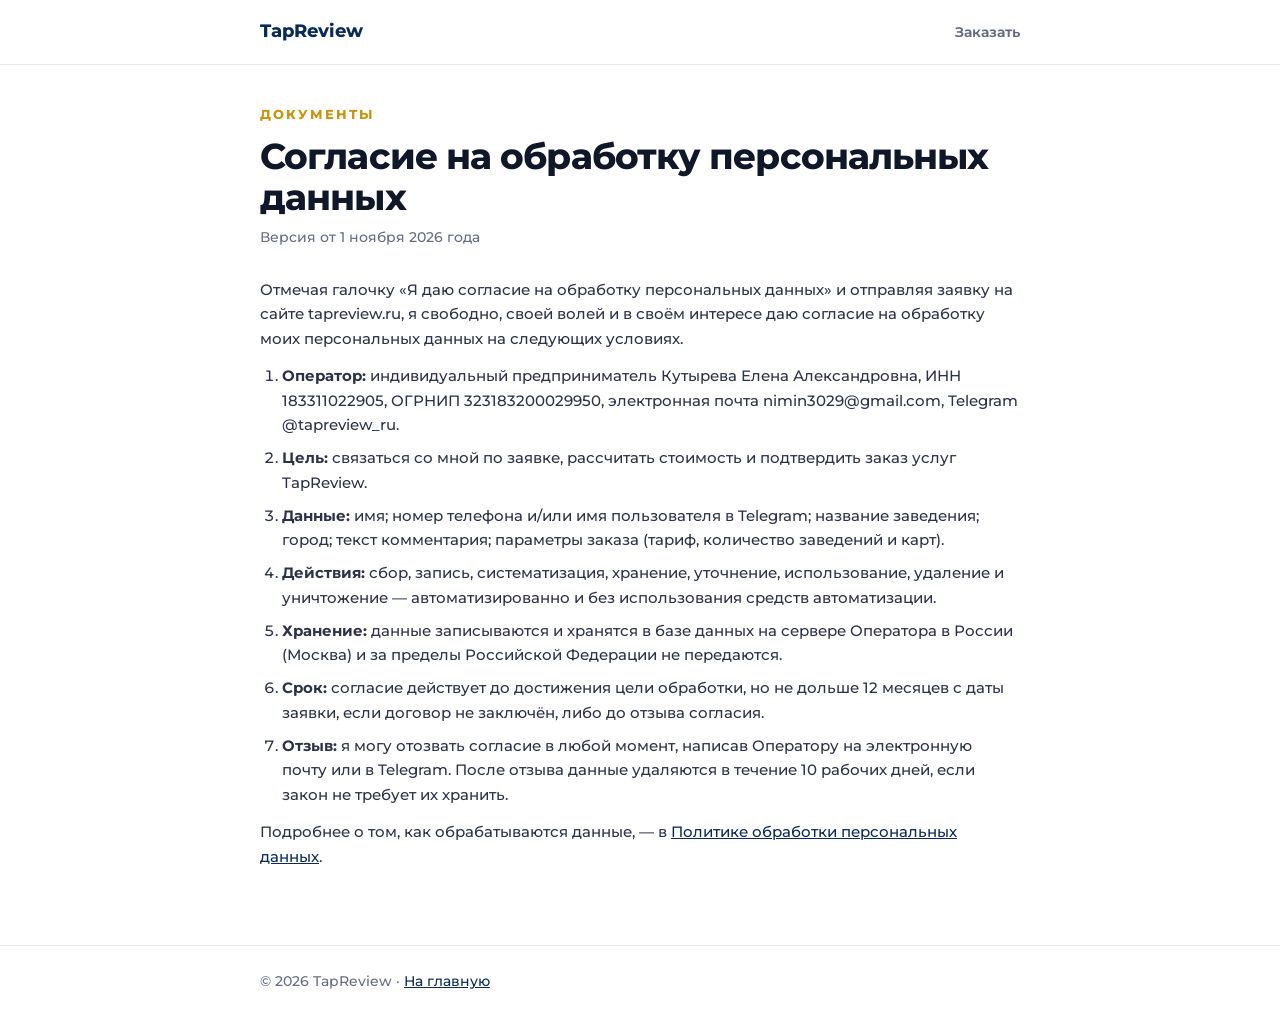
<file: consent/index.html>
<!DOCTYPE html>
<html lang="ru">
<head>
  <meta charset="UTF-8">
  <meta name="viewport" content="width=device-width, initial-scale=1">
  <title>Согласие на обработку персональных данных — TapReview</title>
  <meta name="description" content="Текст согласия на обработку персональных данных при отправке заявки на сайте TapReview.">
  <meta name="theme-color" content="#0a2a5c">
  <link rel="canonical" href="https://tapreview.ru/consent/">
  <link rel="icon" type="image/png" href="/assets/favicon.png">
  <style>
    @font-face { font-family: "Montserrat"; src: url("/fonts/montserrat-var-cyrillic.woff2") format("woff2"); font-weight: 100 900; font-display: swap; unicode-range: U+0301, U+0400-045F, U+0490-0491, U+04B0-04B1, U+2116; }
    @font-face { font-family: "Montserrat"; src: url("/fonts/montserrat-var-latin.woff2") format("woff2"); font-weight: 100 900; font-display: swap; unicode-range: U+0000-00FF, U+2000-206F, U+20BD; }
    :root { --navy: #0a2a5c; --gold: #c99208; --ink: #0f1728; --text: #2b3346; --muted: #646d80; --line: #e7eaf0; }
    * { box-sizing: border-box; }
    body { margin: 0; background: #fff; color: var(--text); font-family: "Montserrat", -apple-system, "Segoe UI", Roboto, Arial, sans-serif; font-weight: 500; line-height: 1.65; -webkit-font-smoothing: antialiased; }
    a { color: var(--navy); }
    .wrap { width: min(800px, 100%); margin: 0 auto; padding: 0 20px; }
    .header { border-bottom: 1px solid var(--line); }
    .header .wrap { display: flex; align-items: center; justify-content: space-between; height: 64px; }
    .logo { font-weight: 750; font-size: 18px; color: var(--navy); text-decoration: none; }
    .header nav a { font-size: 14px; font-weight: 650; color: var(--muted); text-decoration: none; }
    .doc { padding: 40px 0 64px; }
    .kicker { margin: 0 0 10px; color: var(--gold); font-size: 12.5px; font-weight: 750; letter-spacing: 0.16em; text-transform: uppercase; }
    h1 { margin: 0 0 8px; color: var(--ink); font-size: clamp(26px, 5.5vw, 36px); line-height: 1.15; font-weight: 750; letter-spacing: -0.025em; }
    .edition { margin: 0 0 28px; color: var(--muted); font-size: 14px; }
    p, li { font-size: 15px; }
    p { margin: 0 0 12px; }
    ol { margin: 0 0 12px; padding-left: 22px; }
    li { margin: 0 0 8px; }
    .fill { padding: 0 4px; border-radius: 4px; background: #fff1b8; outline: 1px dashed #d4a20a; }
    .footer { padding: 24px 0 40px; border-top: 1px solid var(--line); color: var(--muted); font-size: 14px; }
  </style>
</head>
<body>
  <header class="header">
    <div class="wrap">
      <a class="logo" href="/">TapReview</a>
      <nav><a href="/order/">Заказать</a></nav>
    </div>
  </header>

  <main class="doc">
    <div class="wrap">
      <p class="kicker">Документы</p>
      <h1>Согласие на обработку персональных данных</h1>
      <p class="edition">Версия от 1 ноября 2026 года</p>

      <p>Отмечая галочку «Я даю согласие на обработку персональных данных» и отправляя заявку на сайте tapreview.ru,
        я свободно, своей волей и в своём интересе даю согласие на обработку моих персональных данных на следующих условиях.</p>

      <ol>
        <li><b>Оператор:</b> индивидуальный предприниматель Кутырева Елена Александровна, ИНН 183311022905,
          ОГРНИП 323183200029950, электронная почта nimin3029@gmail.com, Telegram @tapreview_ru.</li>
        <li><b>Цель:</b> связаться со мной по заявке, рассчитать стоимость и подтвердить заказ услуг TapReview.</li>
        <li><b>Данные:</b> имя; номер телефона и/или имя пользователя в Telegram; название заведения; город;
          текст комментария; параметры заказа (тариф, количество заведений и карт).</li>
        <li><b>Действия:</b> сбор, запись, систематизация, хранение, уточнение, использование, удаление и уничтожение —
          автоматизированно и без использования средств автоматизации.</li>
        <li><b>Хранение:</b> данные записываются и хранятся в базе данных на сервере Оператора в России (Москва)
          и за пределы Российской Федерации не передаются.</li>
        <li><b>Срок:</b> согласие действует до достижения цели обработки, но не дольше 12 месяцев с даты заявки,
          если договор не заключён, либо до отзыва согласия.</li>
        <li><b>Отзыв:</b> я могу отозвать согласие в любой момент, написав Оператору на электронную почту или в Telegram.
          После отзыва данные удаляются в течение 10 рабочих дней, если закон не требует их хранить.</li>
      </ol>

      <p>Подробнее о том, как обрабатываются данные, — в <a href="/privacy/">Политике обработки персональных данных</a>.</p>
    </div>
  </main>

  <footer class="footer">
    <div class="wrap">© 2026 TapReview · <a href="/">На главную</a></div>
  </footer>
</body>
</html>
</file>
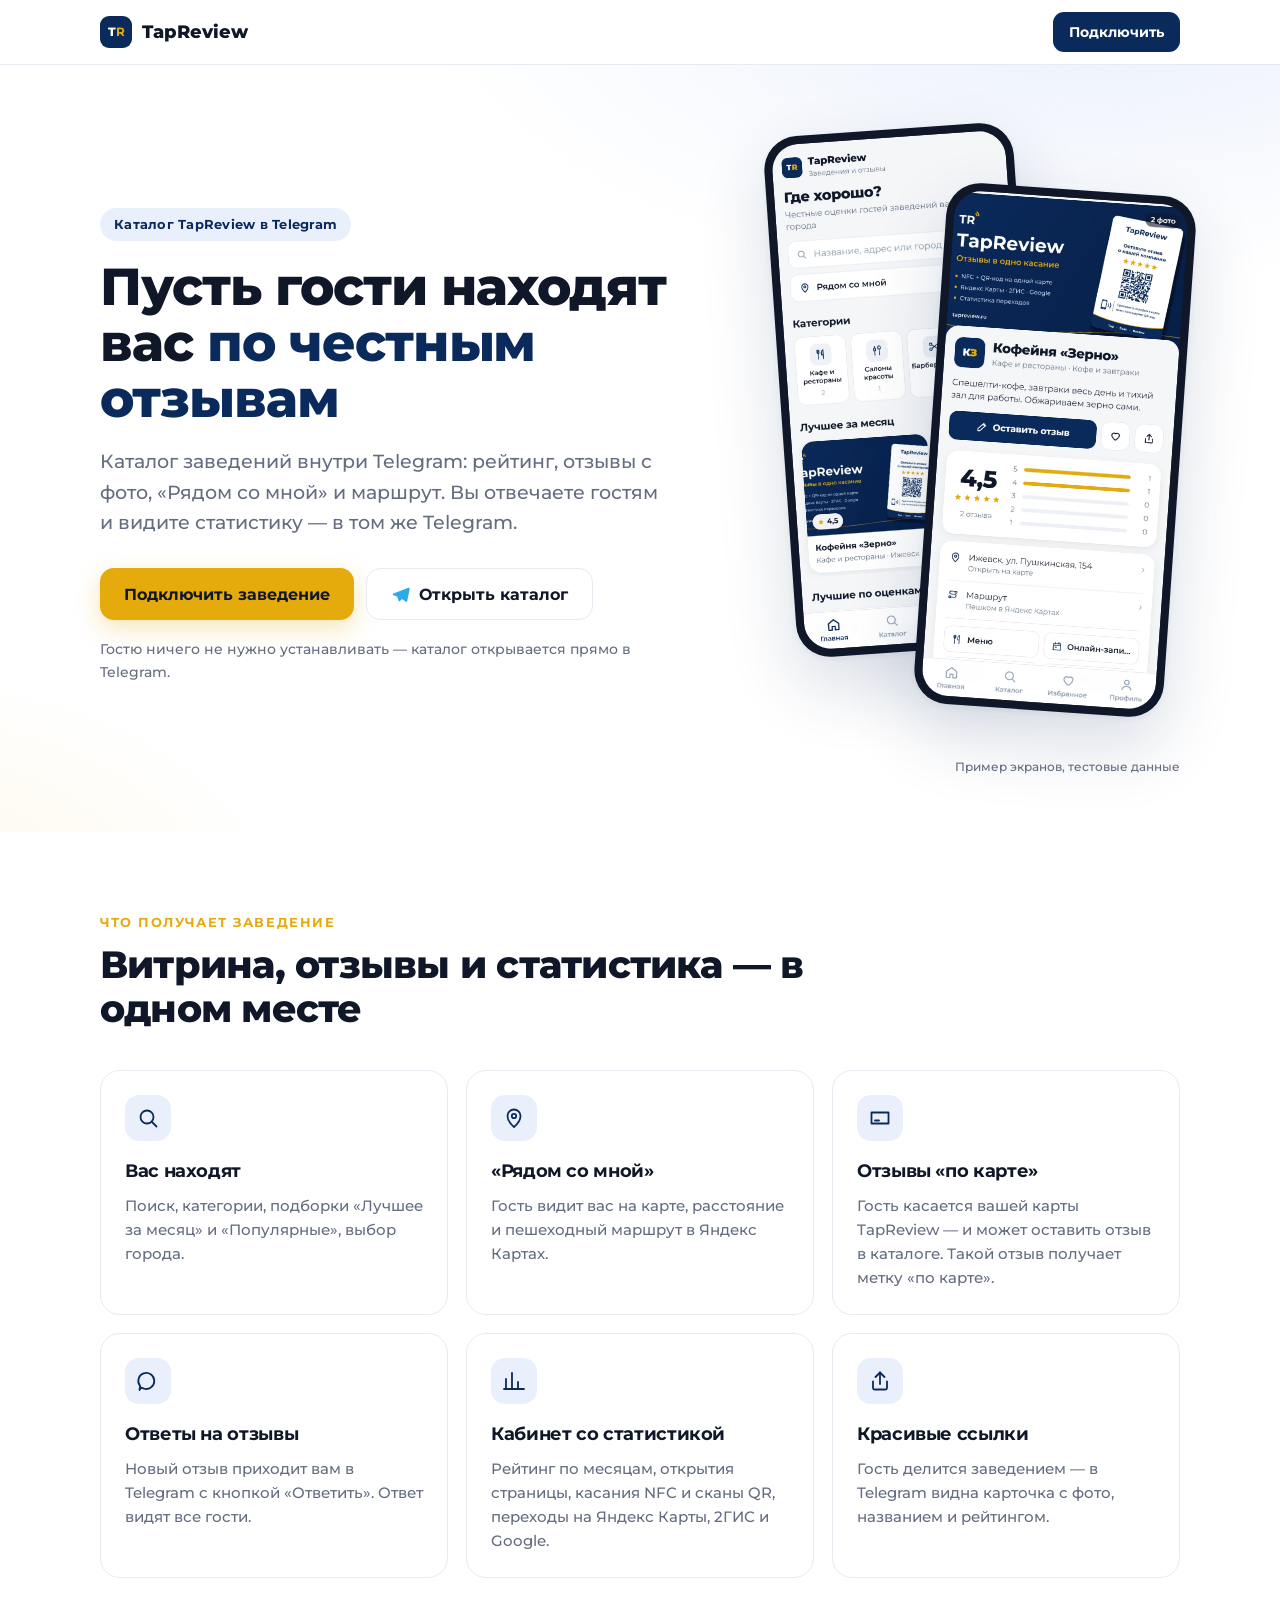
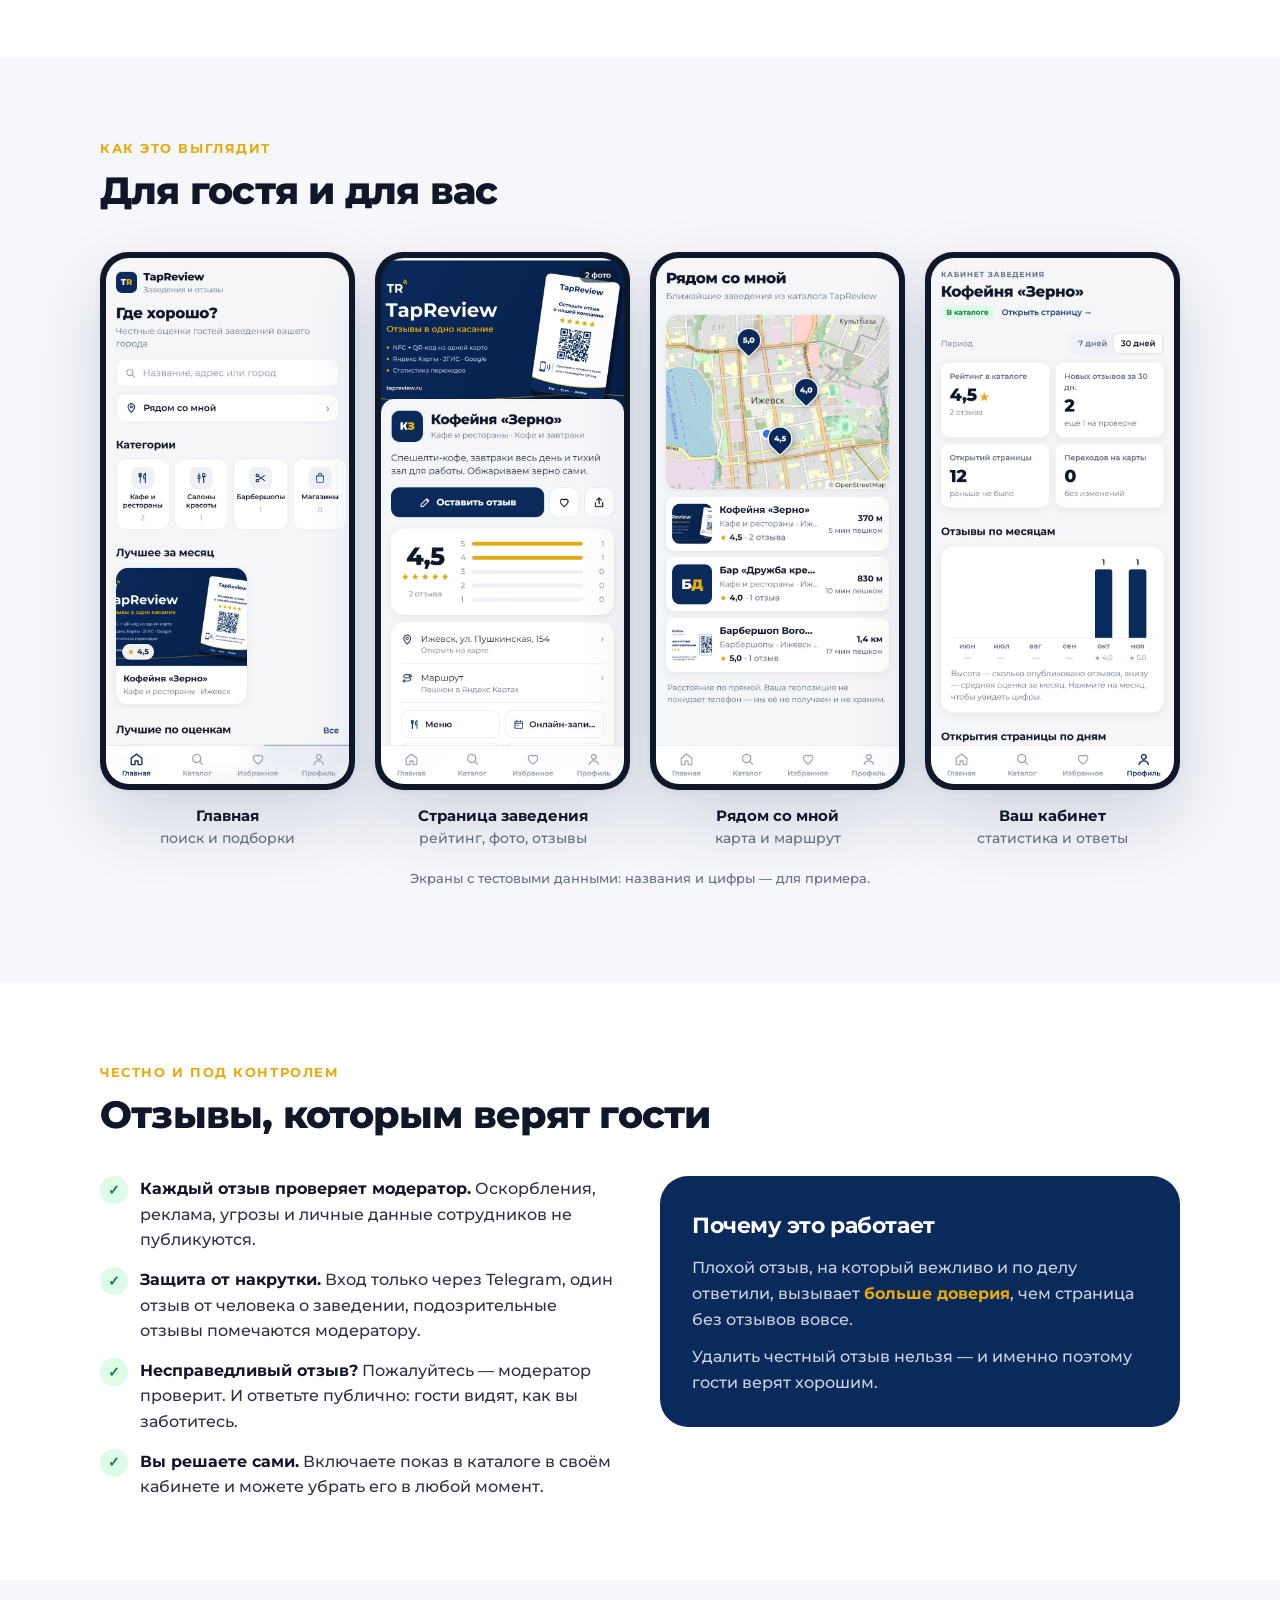
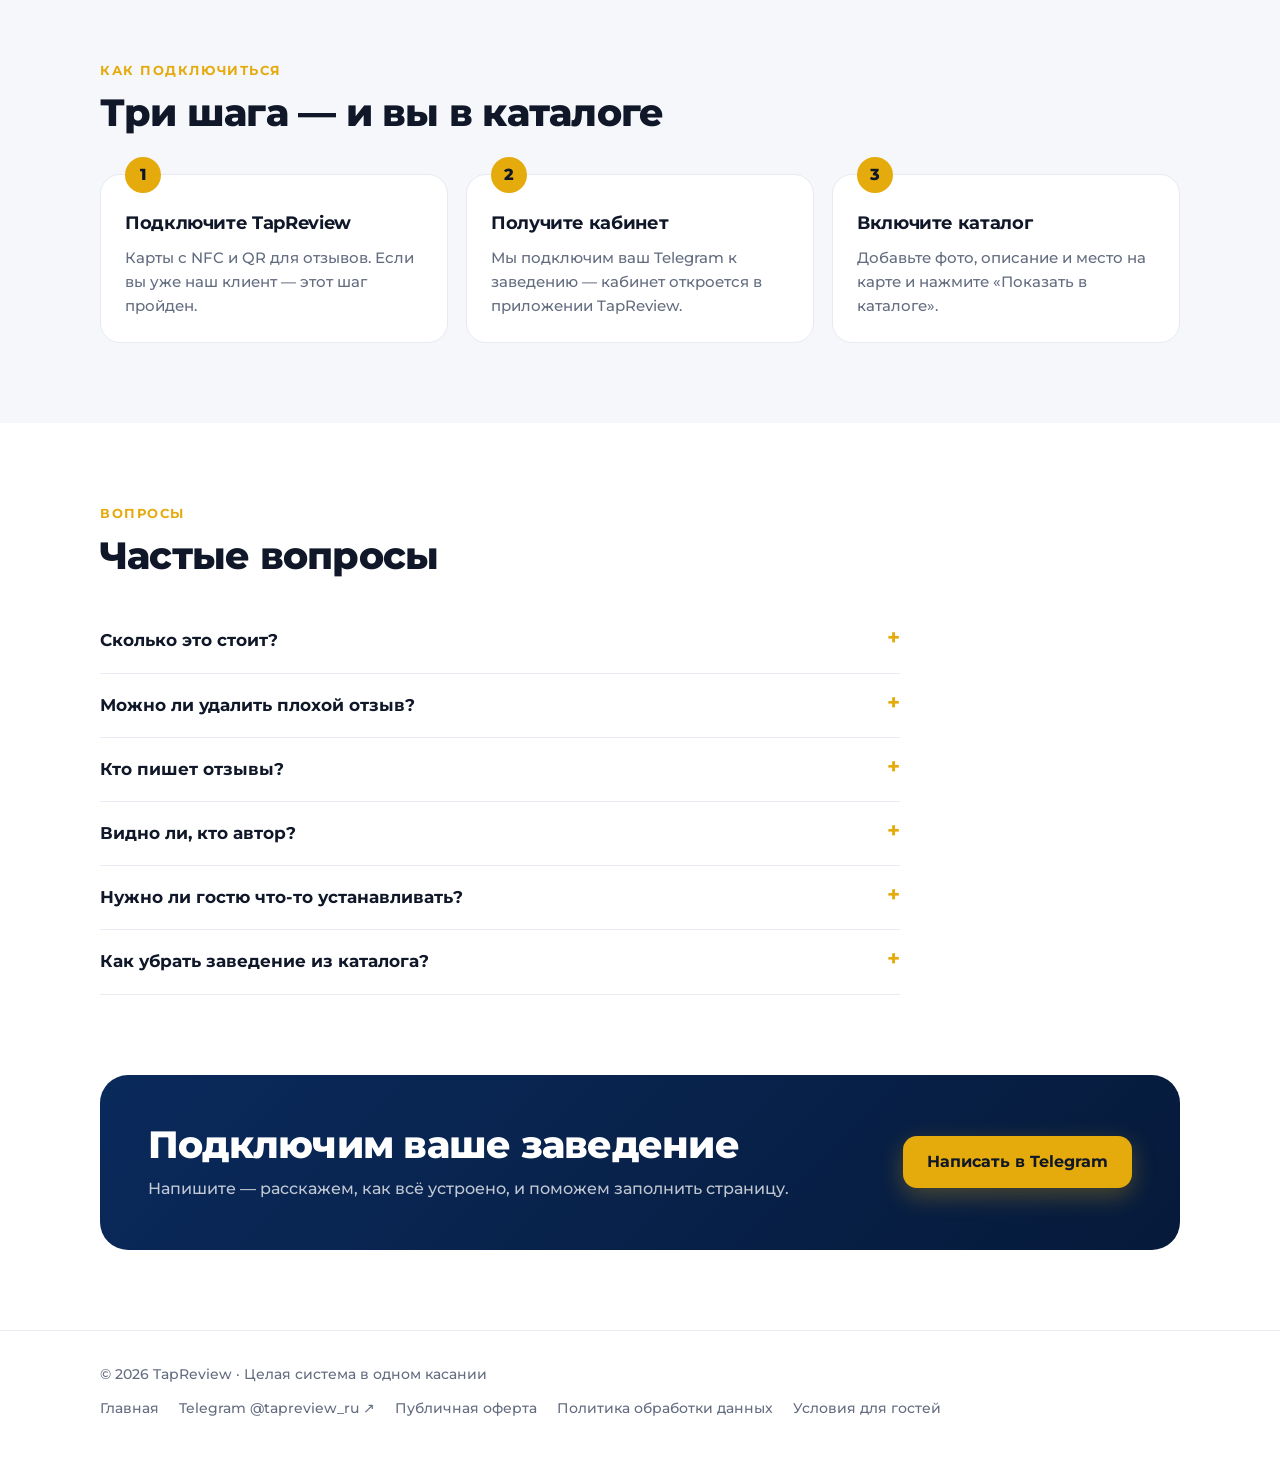
<file: katalog/index.html>
<!DOCTYPE html>
<html lang="ru">
<head>
  <meta charset="UTF-8">
  <meta name="viewport" content="width=device-width, initial-scale=1">
  <title>Каталог TapReview в Telegram — для заведений</title>
  <meta name="description" content="Ваше заведение в каталоге TapReview в Telegram: гости находят места по честным оценкам, вы отвечаете на отзывы и видите статистику.">
  <meta property="og:type" content="website">
  <meta property="og:title" content="Каталог TapReview в Telegram — для заведений">
  <meta property="og:description" content="Гости находят места по честным оценкам. Вы отвечаете на отзывы и видите статистику — в Telegram.">
  <meta property="og:image" content="https://tapreview.ru/assets/katalog/app-place.jpg">
  <meta name="theme-color" content="#0a2a5c">
  <link rel="icon" href="/assets/favicon.png">
  <link rel="preload" href="/fonts/montserrat-var-cyrillic.woff2" as="font" type="font/woff2" crossorigin>
  <style>
    @font-face { font-family: "Montserrat"; src: url("/fonts/montserrat-var-cyrillic.woff2") format("woff2"); font-weight: 100 900; font-display: swap; unicode-range: U+0301, U+0400-045F, U+0490-0491, U+04B0-04B1, U+2116; }
    @font-face { font-family: "Montserrat"; src: url("/fonts/montserrat-var-latin.woff2") format("woff2"); font-weight: 100 900; font-display: swap; unicode-range: U+0000-00FF, U+0131, U+0152-0153, U+02BB-02BC, U+02C6, U+02DA, U+02DC, U+0304, U+0308, U+0329, U+2000-206F, U+20AC, U+20BD, U+2122, U+2191, U+2193, U+2212, U+2215, U+FEFF, U+FFFD; }
    :root {
      --navy: #0a2a5c; --navy-900: #061a3a; --gold: #e5aa0c; --gold-50: #fdf7e6;
      --ink: #0f1728; --text: #2b3346; --muted: #646d80; --line: #e7eaf0; --soft: #f6f7fa; --white: #fff;
      --ok: #15803d; --ok-bg: #dcfce7;
      --r: 20px; --r-lg: 28px;
      --shadow: 0 1px 2px rgba(15, 23, 40, .04), 0 12px 32px rgba(15, 23, 40, .07);
      --shadow-lg: 0 2px 6px rgba(10, 42, 92, .06), 0 30px 70px rgba(10, 42, 92, .16);
    }
    * { box-sizing: border-box; }
    html { -webkit-text-size-adjust: 100%; scroll-behavior: smooth; }
    body { margin: 0; background: var(--white); color: var(--text); font: 500 16px/1.6 "Montserrat", -apple-system, "Segoe UI", Roboto, Arial, sans-serif; -webkit-font-smoothing: antialiased; overflow-x: hidden; }
    a { color: inherit; }
    img { display: block; max-width: 100%; }
    .wrap { width: min(1120px, 100%); margin: 0 auto; padding: 0 20px; }
    h1, h2, h3 { color: var(--ink); letter-spacing: -.02em; margin: 0; }

    .top { position: sticky; top: 0; z-index: 10; background: rgba(255, 255, 255, .9); backdrop-filter: blur(12px); border-bottom: 1px solid var(--line); }
    .top .wrap { display: flex; align-items: center; justify-content: space-between; height: 64px; }
    .logo { display: flex; align-items: center; gap: 10px; text-decoration: none; font-weight: 800; color: var(--ink); font-size: 18px; }
    .logo-mark { width: 32px; height: 32px; border-radius: 9px; background: var(--navy); color: #fff; display: flex; align-items: center; justify-content: center; font-size: 12px; font-weight: 800; }
    .logo-mark b { color: var(--gold); }

    .btn { display: inline-flex; align-items: center; justify-content: center; gap: 8px; height: 52px; padding: 0 24px; border-radius: 14px; font-weight: 700; font-size: 16px; text-decoration: none; transition: transform .15s, box-shadow .15s; }
    .btn:hover { transform: translateY(-1px); }
    .btn-gold { background: var(--gold); color: var(--ink); box-shadow: 0 8px 24px rgba(229, 170, 12, .3); }
    .btn-navy { background: var(--navy); color: #fff; }
    .btn-line { border: 1.5px solid var(--line); color: var(--ink); background: #fff; }
    .btn-small { height: 40px; padding: 0 16px; font-size: 14px; border-radius: 11px; }
    .btn svg { width: 20px; height: 20px; flex: none; }

    .hero { padding: 64px 0 56px; background: radial-gradient(1100px 500px at 85% -10%, #eaf0fb, transparent 60%), radial-gradient(700px 400px at -10% 110%, var(--gold-50), transparent 60%); }
    .hero .wrap { display: grid; grid-template-columns: 1.1fr .9fr; gap: 48px; align-items: center; }
    .eyebrow { display: inline-block; margin-bottom: 18px; padding: 6px 14px; border-radius: 99px; background: #eaf0fb; color: var(--navy); font-size: 13px; font-weight: 700; letter-spacing: .02em; }
    .hero h1 { font-size: clamp(32px, 5vw, 52px); line-height: 1.08; font-weight: 800; }
    .hero h1 span { color: var(--navy); }
    .lead { margin: 20px 0 30px; font-size: clamp(17px, 2vw, 19px); color: var(--muted); max-width: 560px; }
    .ctas { display: flex; flex-wrap: wrap; gap: 12px; }
    .hero-note { margin-top: 18px; font-size: 14px; color: var(--muted); }

    .phones { position: relative; height: 560px; }
    .phone { position: absolute; width: 250px; border-radius: 34px; padding: 8px; background: var(--ink); box-shadow: var(--shadow-lg); }
    .phone img { border-radius: 27px; width: 100%; height: auto; }
    .phone-a { right: 150px; top: 0; transform: rotate(-4deg); }
    .phone-b { right: 0; top: 60px; transform: rotate(4deg); }
    .phones { height: 620px; }
    .tag-example { margin: 8px 0 0; font-size: 12px; color: var(--muted); text-align: right; }

    section { padding: 80px 0; }
    .section-soft { background: var(--soft); }
    .kicker { font-size: 13px; font-weight: 700; letter-spacing: .12em; text-transform: uppercase; color: var(--gold); margin-bottom: 10px; }
    h2 { font-size: clamp(26px, 3.4vw, 38px); line-height: 1.15; font-weight: 800; max-width: 720px; }
    .sub { margin: 14px 0 0; color: var(--muted); max-width: 640px; font-size: 17px; }

    .grid { display: grid; grid-template-columns: repeat(3, minmax(0, 1fr)); gap: 18px; margin-top: 40px; }
    .feature { background: #fff; border: 1px solid var(--line); border-radius: var(--r); padding: 24px; }
    .icon { width: 46px; height: 46px; border-radius: 14px; background: #eaf0fb; display: grid; place-items: center; margin-bottom: 16px; }
    .icon svg { width: 24px; height: 24px; fill: none; stroke: var(--navy); stroke-width: 1.8; stroke-linecap: round; stroke-linejoin: round; }
    .feature h3 { font-size: 18px; font-weight: 700; margin-bottom: 8px; }
    .feature p { margin: 0; color: var(--muted); font-size: 15px; }

    .screens { display: grid; grid-template-columns: repeat(4, minmax(0, 1fr)); gap: 20px; margin-top: 40px; }
    .screen figure { margin: 0; }
    .screen .phone { position: static; width: 100%; transform: none; padding: 6px; border-radius: 28px; }
    .screen .phone img { border-radius: 23px; }
    .screen figcaption { margin-top: 14px; font-weight: 700; color: var(--ink); text-align: center; font-size: 15px; }
    .screen figcaption span { display: block; font-weight: 500; color: var(--muted); font-size: 13.5px; }
    .note { margin-top: 18px; font-size: 13px; color: var(--muted); text-align: center; }

    .trust { display: grid; grid-template-columns: 1fr 1fr; gap: 40px; align-items: start; margin-top: 40px; }
    .checks { list-style: none; margin: 0; padding: 0; display: grid; gap: 14px; }
    .checks li { display: grid; grid-template-columns: 28px 1fr; gap: 12px; font-size: 16px; }
    .checks li::before { content: "✓"; width: 28px; height: 28px; border-radius: 50%; background: var(--ok-bg); color: var(--ok); display: grid; place-items: center; font-weight: 800; font-size: 14px; }
    .checks b { color: var(--ink); }
    .quote { background: var(--navy); color: #fff; border-radius: var(--r-lg); padding: 32px; }
    .quote h3 { color: #fff; font-size: 22px; margin-bottom: 12px; }
    .quote p { margin: 0 0 12px; color: rgba(255, 255, 255, .8); }
    .quote p:last-child { margin-bottom: 0; }
    .quote b { color: var(--gold); }

    .steps { counter-reset: s; display: grid; grid-template-columns: repeat(3, minmax(0, 1fr)); gap: 18px; margin-top: 40px; }
    .step { position: relative; background: #fff; border: 1px solid var(--line); border-radius: var(--r); padding: 28px 24px 24px; }
    .step::before { counter-increment: s; content: counter(s); position: absolute; top: -18px; left: 24px; width: 36px; height: 36px; border-radius: 50%; background: var(--gold); color: var(--ink); font-weight: 800; display: grid; place-items: center; }
    .step h3 { font-size: 18px; margin: 6px 0 8px; }
    .step p { margin: 0; color: var(--muted); font-size: 15px; }

    .faq { max-width: 800px; margin-top: 32px; }
    .faq details { border-bottom: 1px solid var(--line); padding: 18px 0; }
    .faq summary { cursor: pointer; font-weight: 700; color: var(--ink); font-size: 17px; list-style: none; display: flex; justify-content: space-between; gap: 16px; }
    .faq summary::-webkit-details-marker { display: none; }
    .faq summary::after { content: "+"; color: var(--gold); font-size: 22px; line-height: 1; }
    .faq details[open] summary::after { content: "−"; }
    .faq p { margin: 10px 0 0; color: var(--muted); }

    .cta { background: linear-gradient(135deg, var(--navy), var(--navy-900)); color: #fff; border-radius: var(--r-lg); padding: 48px; display: flex; align-items: center; justify-content: space-between; gap: 24px; flex-wrap: wrap; }
    .cta h2 { color: #fff; }
    .cta p { margin: 10px 0 0; color: rgba(255, 255, 255, .75); }

    .footer { padding: 32px 0 40px; border-top: 1px solid var(--line); font-size: 14px; color: var(--muted); }
    .footer .wrap { display: flex; flex-wrap: wrap; gap: 12px 24px; justify-content: space-between; }
    .footer nav { display: flex; flex-wrap: wrap; gap: 8px 20px; }
    .footer a { text-decoration: none; }
    .footer a:hover { color: var(--ink); }

    @media (max-width: 960px) {
      .hero .wrap { grid-template-columns: 1fr; }
      .phones { height: 540px; max-width: 440px; margin: 0 auto; width: 100%; }
      .tag-example { text-align: center; }
      .phone { width: 210px; }
      .phone-a { right: auto; left: 0; }
      .grid, .steps { grid-template-columns: 1fr 1fr; }
      .screens { grid-template-columns: 1fr 1fr; }
      .trust { grid-template-columns: 1fr; }
    }
    @media (max-width: 600px) {
      .hero { padding: 40px 0; }
      .phones { height: 470px; }
      .phone { width: 180px; }
      .grid, .steps { grid-template-columns: 1fr; gap: 26px; }
      .grid { gap: 14px; }
      section { padding: 56px 0; }
      .cta { padding: 32px 24px; }
      .btn { width: 100%; }
      .top .btn { width: auto; }
    }
    /* Печать: на встречу можно взять распечатку */
    @media print {
      .top, .ctas, .cta .btn, .footer nav { display: none !important; }
      body { font-size: 12pt; }
      .hero, .section-soft, .cta { background: none !important; }
      .cta { color: var(--ink); border: 1px solid var(--line); }
      .cta h2, .cta p { color: var(--ink); }
      .quote { background: none; color: var(--ink); border: 1px solid var(--line); }
      .quote h3, .quote p { color: var(--ink); }
      section { padding: 28px 0; break-inside: avoid; }
      .phone, .feature, .step { box-shadow: none; break-inside: avoid; }
      .faq details > p { display: block; }
    }
    @media (prefers-reduced-motion: reduce) { * { transition: none !important; scroll-behavior: auto !important; } }
  </style>
</head>
<body>
  <header class="top">
    <div class="wrap">
      <a class="logo" href="/"><span class="logo-mark">T<b>R</b></span>TapReview</a>
      <a class="btn btn-navy btn-small" href="https://t.me/tapreview_ru" target="_blank" rel="noopener">Подключить</a>
    </div>
  </header>

  <main>
    <section class="hero">
      <div class="wrap">
        <div>
          <span class="eyebrow">Каталог TapReview в Telegram</span>
          <h1>Пусть гости находят вас <span>по честным отзывам</span></h1>
          <p class="lead">Каталог заведений внутри Telegram: рейтинг, отзывы с фото, «Рядом со мной» и маршрут. Вы отвечаете гостям и видите статистику — в том же Telegram.</p>
          <div class="ctas">
            <a class="btn btn-gold" href="https://t.me/tapreview_ru" target="_blank" rel="noopener">Подключить заведение</a>
            <a class="btn btn-line" href="https://t.me/TapReviewAppBot/app" target="_blank" rel="noopener">
              <svg viewBox="0 0 24 24" aria-hidden="true"><path d="M21 4.5 2.9 11.4c-1 .4-1 1.7 0 2l4.5 1.5 1.7 5.3c.2.7 1.1.9 1.6.3l2.5-2.6 4.6 3.4c.6.4 1.4.1 1.6-.6L22.4 5.9c.2-.9-.6-1.7-1.4-1.4z" fill="#2aabee"/></svg>
              Открыть каталог
            </a>
          </div>
          <p class="hero-note">Гостю ничего не нужно устанавливать — каталог открывается прямо в Telegram.</p>
        </div>
        <div>
          <div class="phones" aria-hidden="true">
            <div class="phone phone-a"><img src="/assets/katalog/app-home.jpg" alt="" width="390" height="844"></div>
            <div class="phone phone-b"><img src="/assets/katalog/app-place.jpg" alt="" width="390" height="844"></div>
          </div>
          <p class="tag-example">Пример экранов, тестовые данные</p>
        </div>
      </div>
    </section>

    <section>
      <div class="wrap">
        <div class="kicker">Что получает заведение</div>
        <h2>Витрина, отзывы и статистика — в одном месте</h2>
        <div class="grid">
          <article class="feature">
            <div class="icon"><svg viewBox="0 0 24 24"><circle cx="11" cy="11" r="6.5"/><path d="m16 16 4.5 4.5"/></svg></div>
            <h3>Вас находят</h3>
            <p>Поиск, категории, подборки «Лучшее за месяц» и «Популярные», выбор города.</p>
          </article>
          <article class="feature">
            <div class="icon"><svg viewBox="0 0 24 24"><path d="M12 21s-6.5-5.6-6.5-11a6.5 6.5 0 0 1 13 0c0 5.4-6.5 11-6.5 11z"/><circle cx="12" cy="10" r="2.2"/></svg></div>
            <h3>«Рядом со мной»</h3>
            <p>Гость видит вас на карте, расстояние и пешеходный маршрут в Яндекс Картах.</p>
          </article>
          <article class="feature">
            <div class="icon"><svg viewBox="0 0 24 24"><path d="M3.5 6.5h17v11h-17z"/><path d="M7 14.5h4"/></svg></div>
            <h3>Отзывы «по карте»</h3>
            <p>Гость касается вашей карты TapReview — и может оставить отзыв в каталоге. Такой отзыв получает метку «по карте».</p>
          </article>
          <article class="feature">
            <div class="icon"><svg viewBox="0 0 24 24"><path d="M5 18.5 3.5 21l.6-4A8 8 0 1 1 8 19.6z"/></svg></div>
            <h3>Ответы на отзывы</h3>
            <p>Новый отзыв приходит вам в Telegram с кнопкой «Ответить». Ответ видят все гости.</p>
          </article>
          <article class="feature">
            <div class="icon"><svg viewBox="0 0 24 24"><path d="M4 20V10M10 20V4M16 20v-7M22 20H2"/></svg></div>
            <h3>Кабинет со статистикой</h3>
            <p>Рейтинг по месяцам, открытия страницы, касания NFC и сканы QR, переходы на Яндекс Карты, 2ГИС и Google.</p>
          </article>
          <article class="feature">
            <div class="icon"><svg viewBox="0 0 24 24"><path d="M12 15V3.5"/><path d="m7.5 8 4.5-4.5L16.5 8"/><path d="M5 12.5V19a1.5 1.5 0 0 0 1.5 1.5h11A1.5 1.5 0 0 0 19 19v-6.5"/></svg></div>
            <h3>Красивые ссылки</h3>
            <p>Гость делится заведением — в Telegram видна карточка с фото, названием и рейтингом.</p>
          </article>
        </div>
      </div>
    </section>

    <section class="section-soft">
      <div class="wrap">
        <div class="kicker">Как это выглядит</div>
        <h2>Для гостя и для вас</h2>
        <div class="screens">
          <div class="screen"><figure><div class="phone"><img src="/assets/katalog/app-home.jpg" alt="Главная каталога: поиск, категории, лучшее за месяц" loading="lazy" width="390" height="844"></div><figcaption>Главная<span>поиск и подборки</span></figcaption></figure></div>
          <div class="screen"><figure><div class="phone"><img src="/assets/katalog/app-place.jpg" alt="Страница заведения: рейтинг, адрес, ссылки, отзывы" loading="lazy" width="390" height="844"></div><figcaption>Страница заведения<span>рейтинг, фото, отзывы</span></figcaption></figure></div>
          <div class="screen"><figure><div class="phone"><img src="/assets/katalog/app-nearby.jpg" alt="Рядом со мной: карта и расстояния" loading="lazy" width="390" height="844"></div><figcaption>Рядом со мной<span>карта и маршрут</span></figcaption></figure></div>
          <div class="screen"><figure><div class="phone"><img src="/assets/katalog/app-cabinet.jpg" alt="Кабинет заведения: рейтинг и отзывы по месяцам" loading="lazy" width="390" height="844"></div><figcaption>Ваш кабинет<span>статистика и ответы</span></figcaption></figure></div>
        </div>
        <p class="note">Экраны с тестовыми данными: названия и цифры — для примера.</p>
      </div>
    </section>

    <section>
      <div class="wrap">
        <div class="kicker">Честно и под контролем</div>
        <h2>Отзывы, которым верят гости</h2>
        <div class="trust">
          <ul class="checks">
            <li><span><b>Каждый отзыв проверяет модератор.</b> Оскорбления, реклама, угрозы и личные данные сотрудников не публикуются.</span></li>
            <li><span><b>Защита от накрутки.</b> Вход только через Telegram, один отзыв от человека о заведении, подозрительные отзывы помечаются модератору.</span></li>
            <li><span><b>Несправедливый отзыв?</b> Пожалуйтесь — модератор проверит. И ответьте публично: гости видят, как вы заботитесь.</span></li>
            <li><span><b>Вы решаете сами.</b> Включаете показ в каталоге в своём кабинете и можете убрать его в любой момент.</span></li>
          </ul>
          <div class="quote">
            <h3>Почему это работает</h3>
            <p>Плохой отзыв, на который вежливо и по делу ответили, вызывает <b>больше доверия</b>, чем страница без отзывов вовсе.</p>
            <p>Удалить честный отзыв нельзя — и именно поэтому гости верят хорошим.</p>
          </div>
        </div>
      </div>
    </section>

    <section class="section-soft">
      <div class="wrap">
        <div class="kicker">Как подключиться</div>
        <h2>Три шага — и вы в каталоге</h2>
        <div class="steps">
          <div class="step"><h3>Подключите TapReview</h3><p>Карты с NFC и QR для отзывов. Если вы уже наш клиент — этот шаг пройден.</p></div>
          <div class="step"><h3>Получите кабинет</h3><p>Мы подключим ваш Telegram к заведению — кабинет откроется в приложении TapReview.</p></div>
          <div class="step"><h3>Включите каталог</h3><p>Добавьте фото, описание и место на карте и нажмите «Показать в каталоге».</p></div>
        </div>
      </div>
    </section>

    <section>
      <div class="wrap">
        <div class="kicker">Вопросы</div>
        <h2>Частые вопросы</h2>
        <div class="faq">
          <details><summary>Сколько это стоит?</summary><p>Условия подключения расскажет менеджер TapReview — напишите в Telegram <a href="https://t.me/tapreview_ru">@tapreview_ru</a>.</p></details>
          <details><summary>Можно ли удалить плохой отзыв?</summary><p>Нет. Но отзывы с оскорблениями, рекламой, угрозами или личными данными не проходят модерацию, а на несправедливый отзыв можно пожаловаться и ответить публично.</p></details>
          <details><summary>Кто пишет отзывы?</summary><p>Гости, вошедшие через Telegram. Один человек — один отзыв о заведении. Отзыв, оставленный по ссылке с вашей карты TapReview, получает метку «по карте».</p></details>
          <details><summary>Видно ли, кто автор?</summary><p>Нет. Публично автор — «Гость». Мы храним только его Telegram ID — чтобы не было повторных отзывов и накрутки.</p></details>
          <details><summary>Нужно ли гостю что-то устанавливать?</summary><p>Нет. Каталог открывается внутри Telegram по ссылке или по кнопке на странице вашей карты.</p></details>
          <details><summary>Как убрать заведение из каталога?</summary><p>В кабинете — кнопкой «Убрать из каталога». Страница и рейтинг сразу перестают быть видны гостям.</p></details>
        </div>
      </div>
    </section>

    <section style="padding-top:0">
      <div class="wrap">
        <div class="cta">
          <div>
            <h2>Подключим ваше заведение</h2>
            <p>Напишите — расскажем, как всё устроено, и поможем заполнить страницу.</p>
          </div>
          <a class="btn btn-gold" href="https://t.me/tapreview_ru" target="_blank" rel="noopener">Написать в Telegram</a>
        </div>
      </div>
    </section>
  </main>

  <footer class="footer">
    <div class="wrap">
      <span>© 2026 TapReview · Целая система в одном касании</span>
      <nav aria-label="Ссылки">
        <a href="/">Главная</a>
        <a href="https://t.me/tapreview_ru" target="_blank" rel="noopener">Telegram @tapreview_ru ↗</a>
        <a href="/oferta/">Публичная оферта</a>
        <a href="/privacy/">Политика обработки данных</a>
        <a href="/terms/">Условия для гостей</a>
      </nav>
    </div>
  </footer>
</body>
</html>
</file>
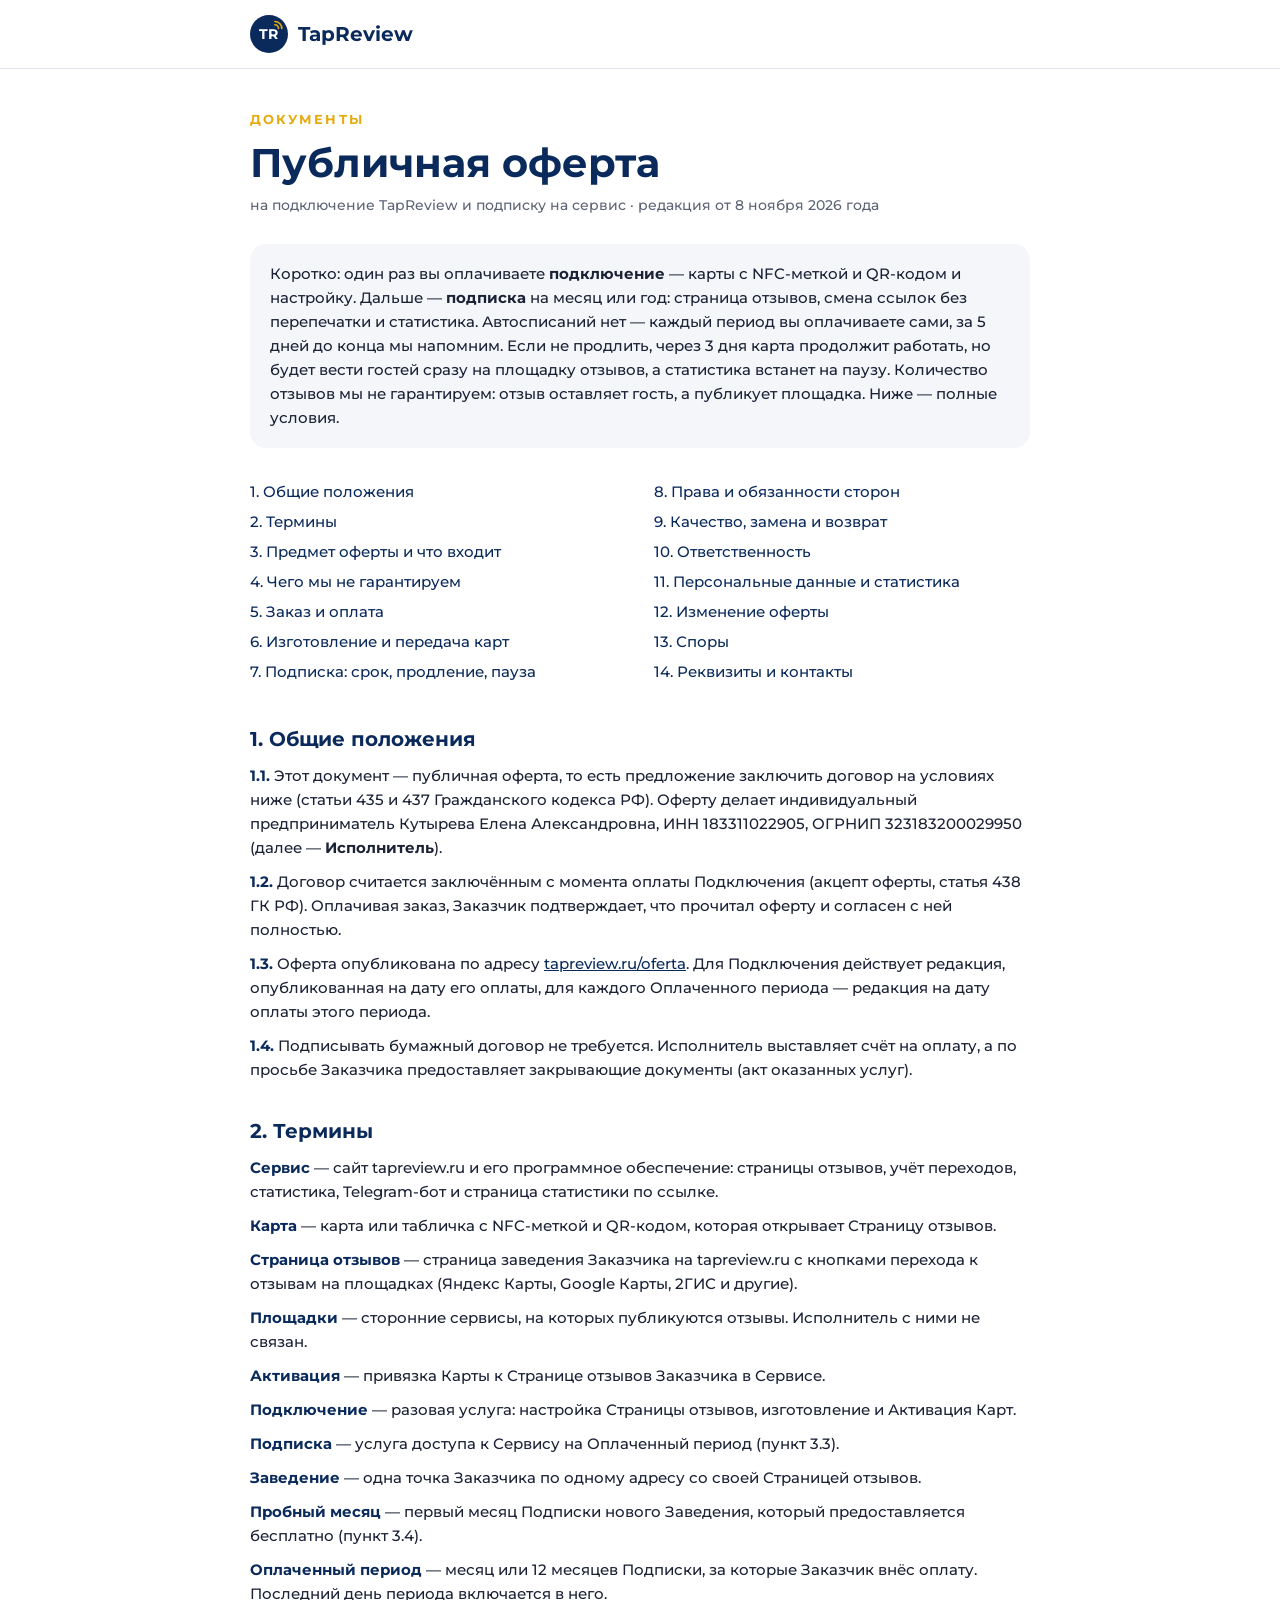
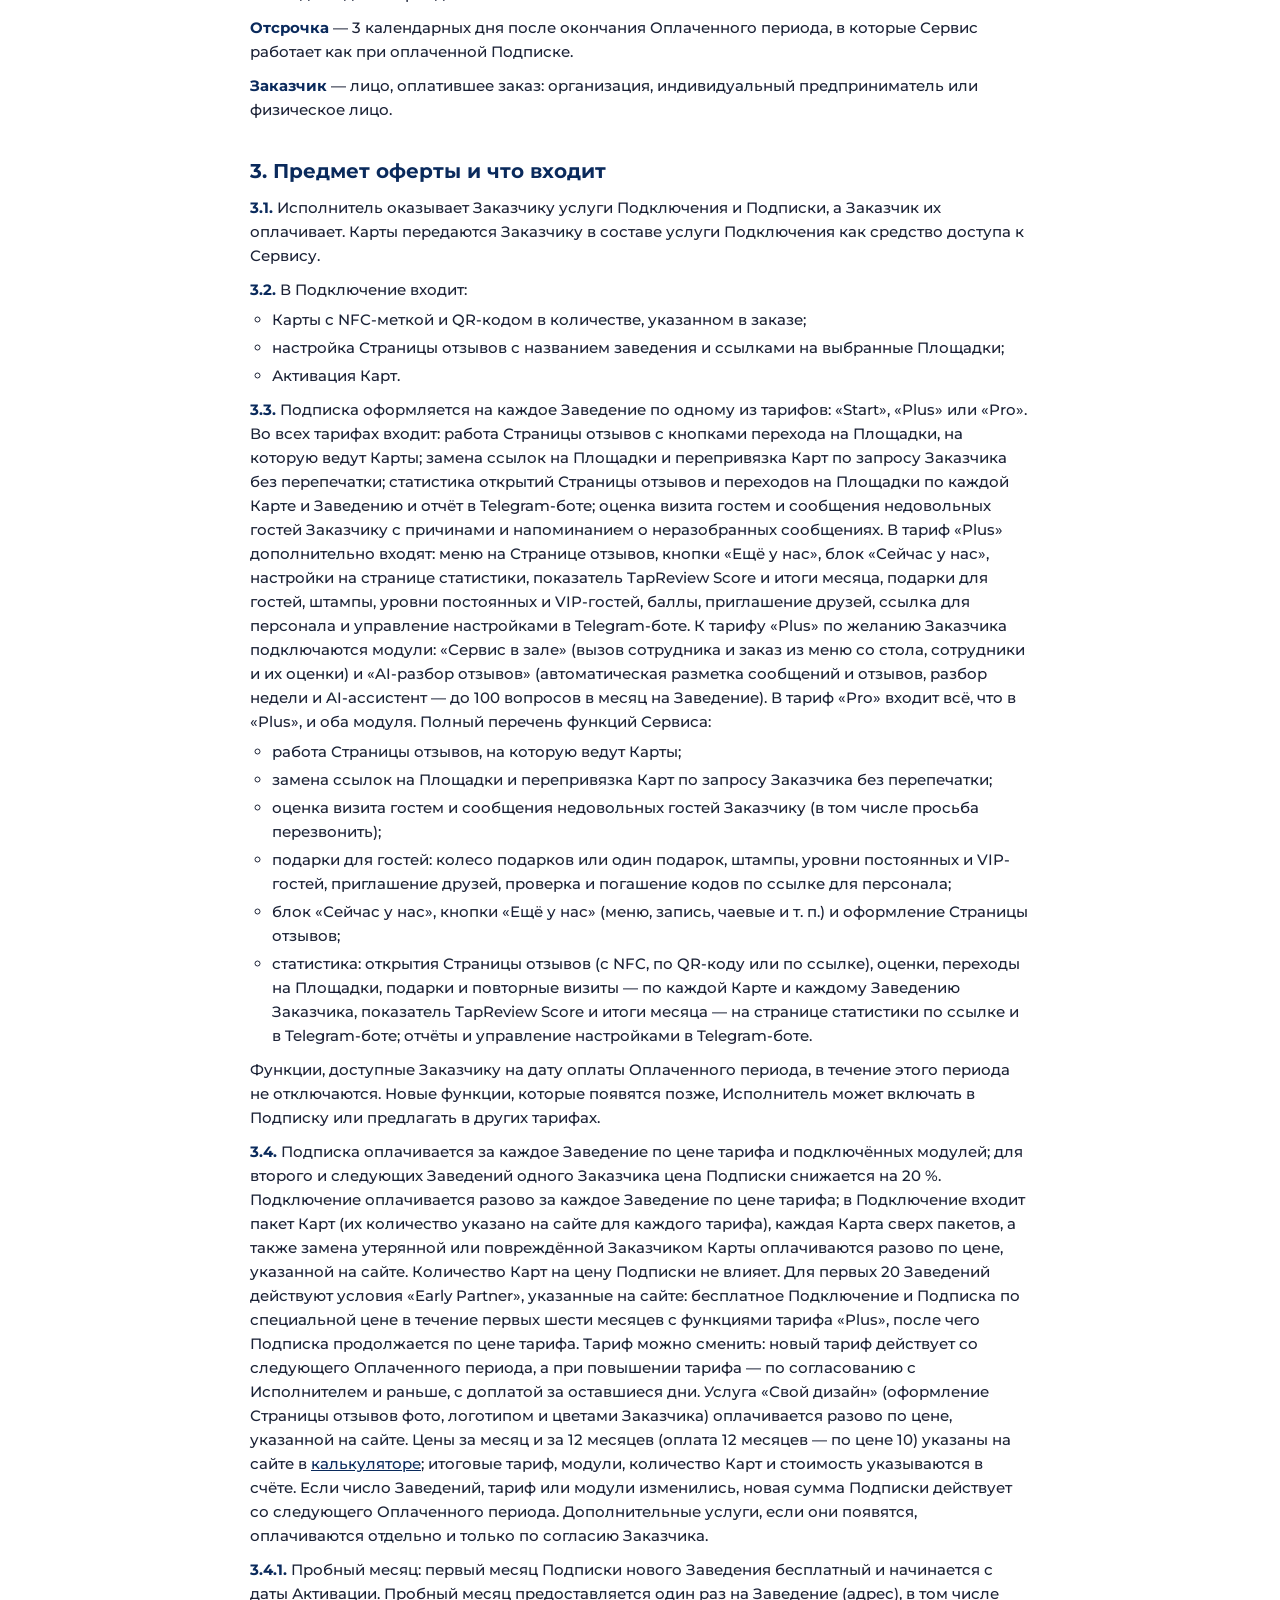
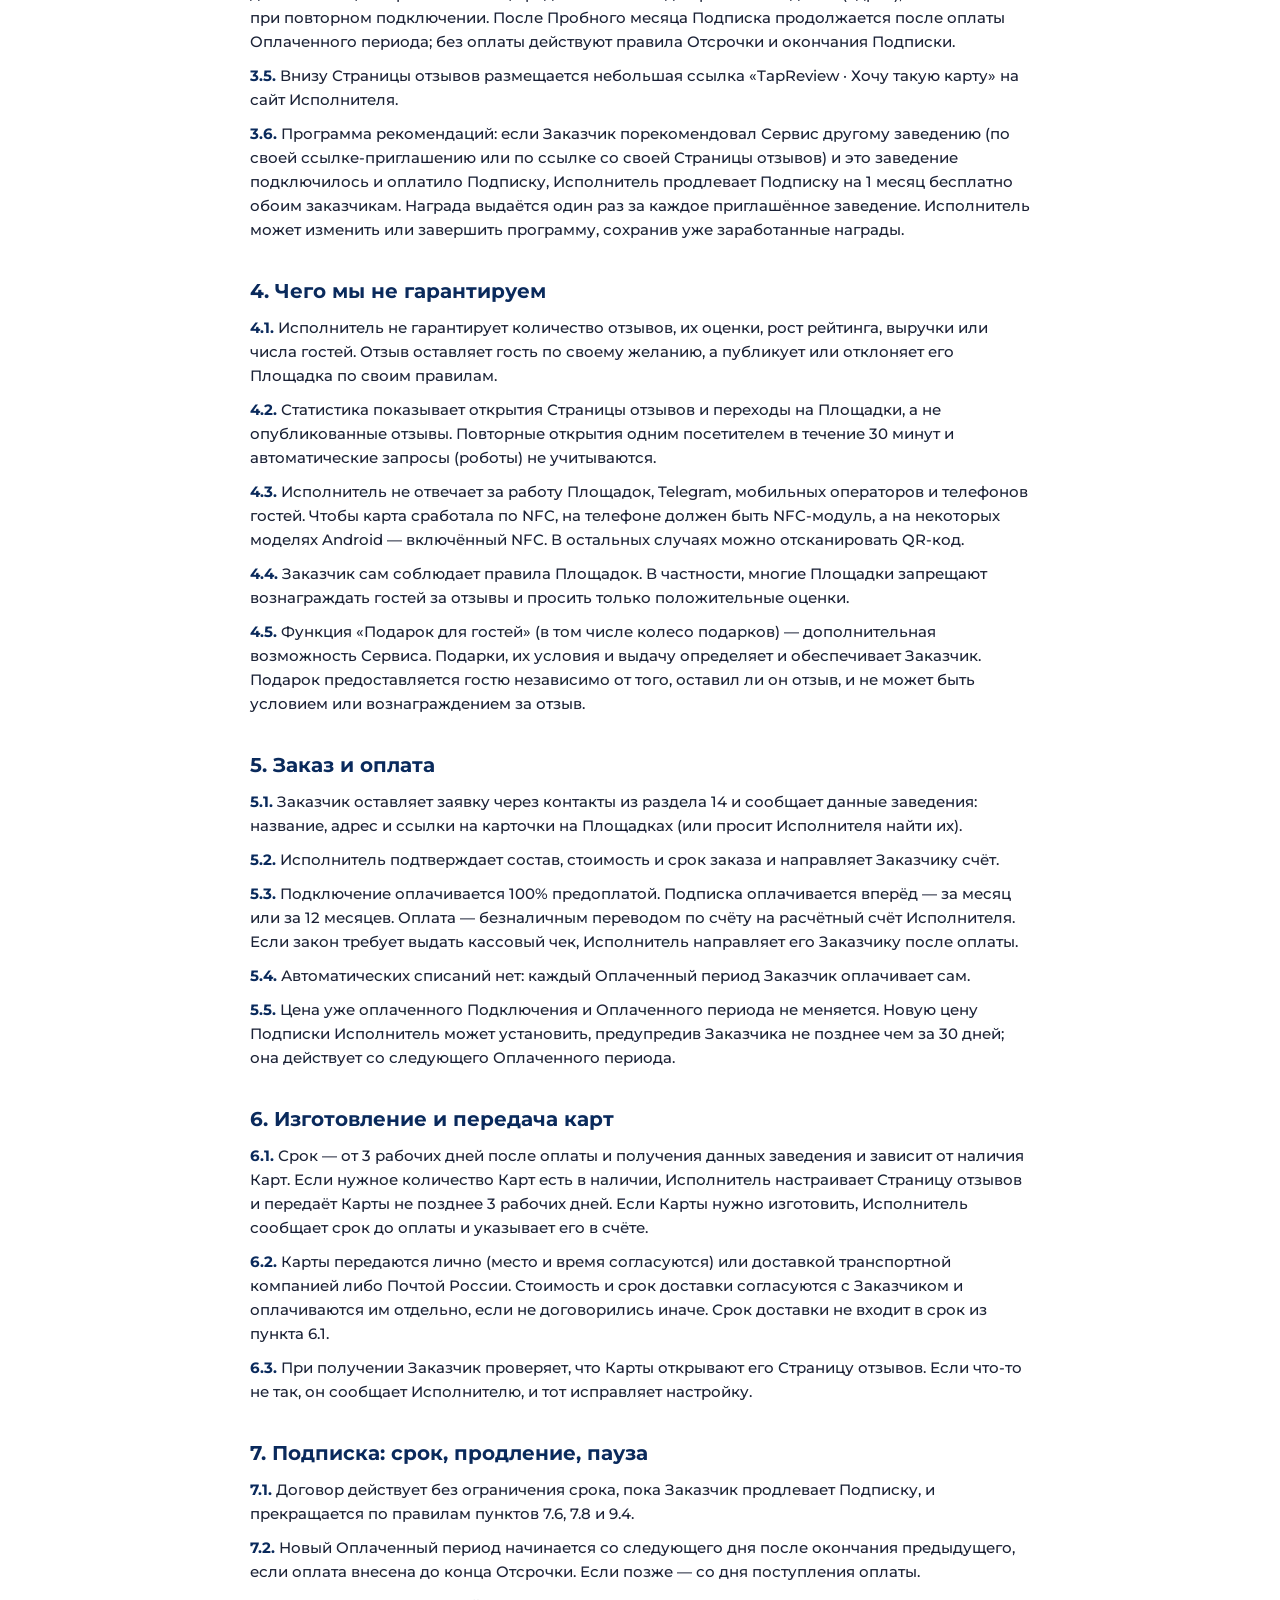
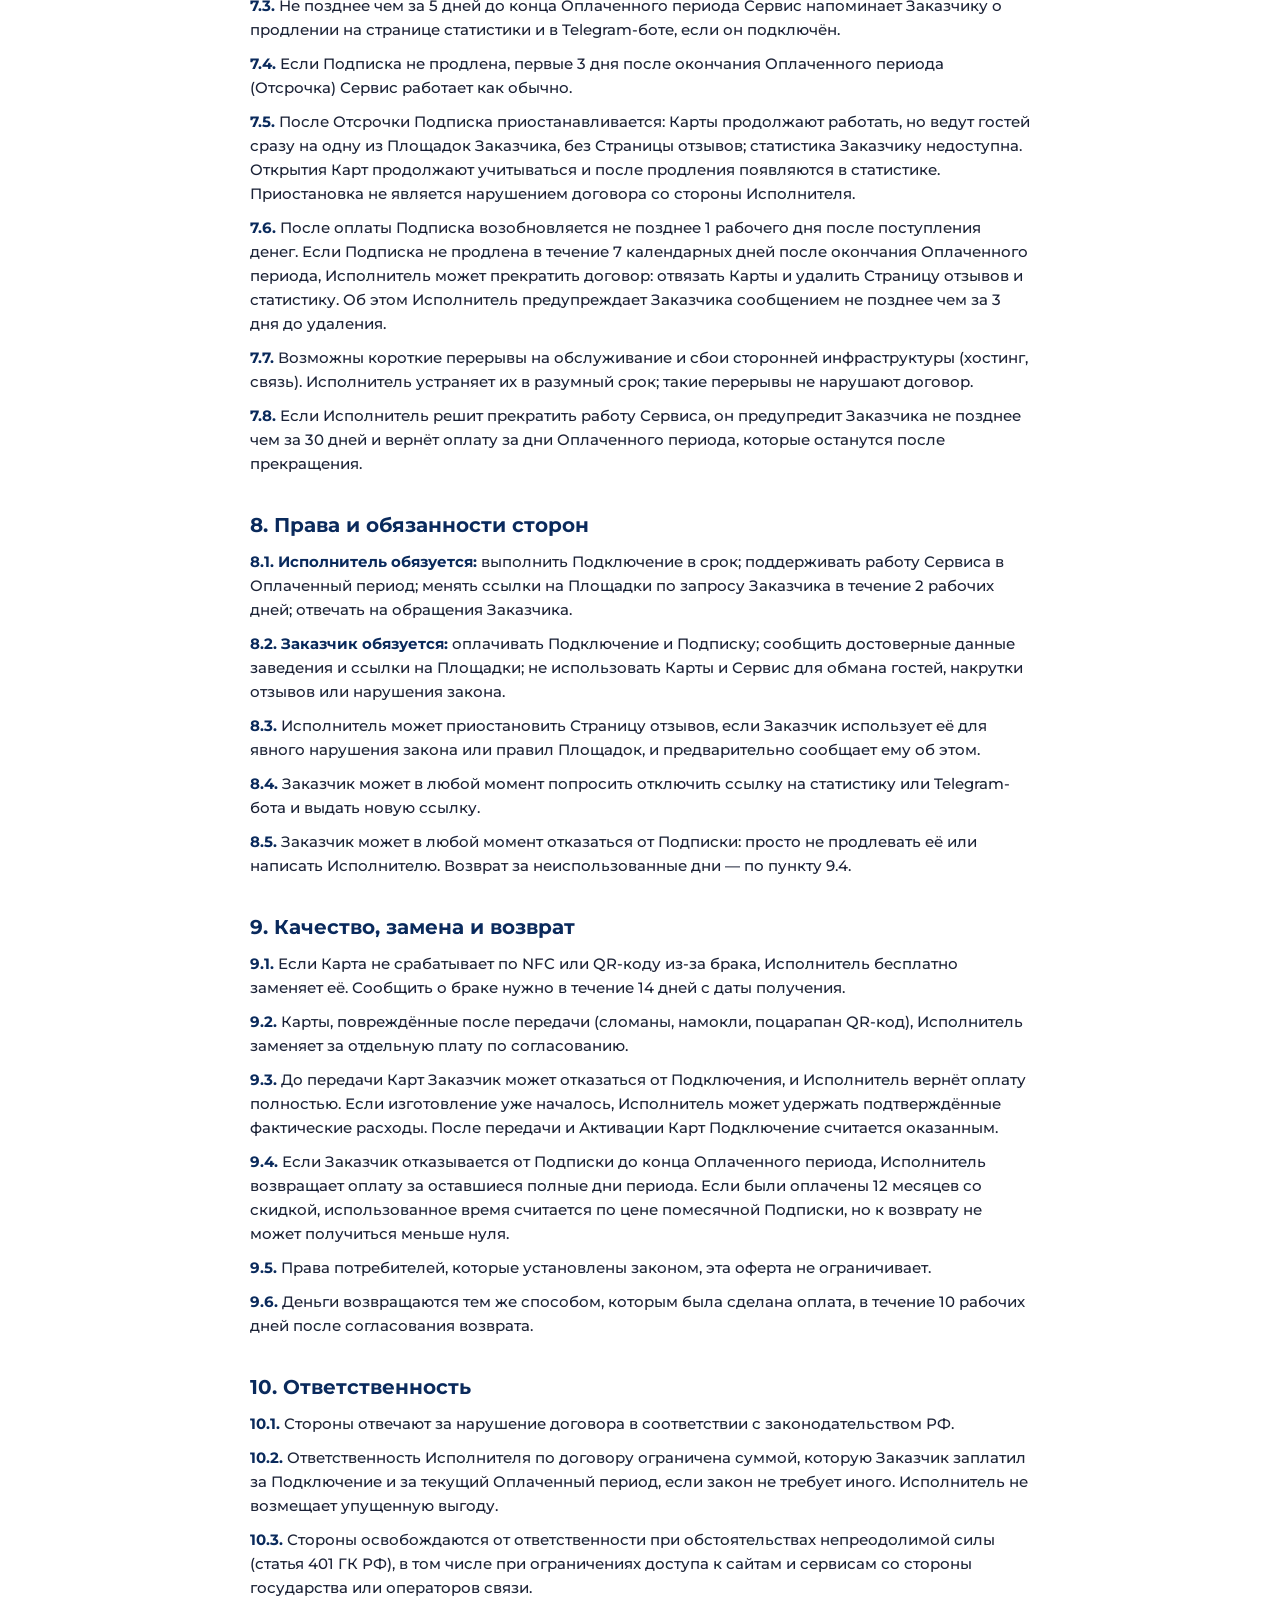
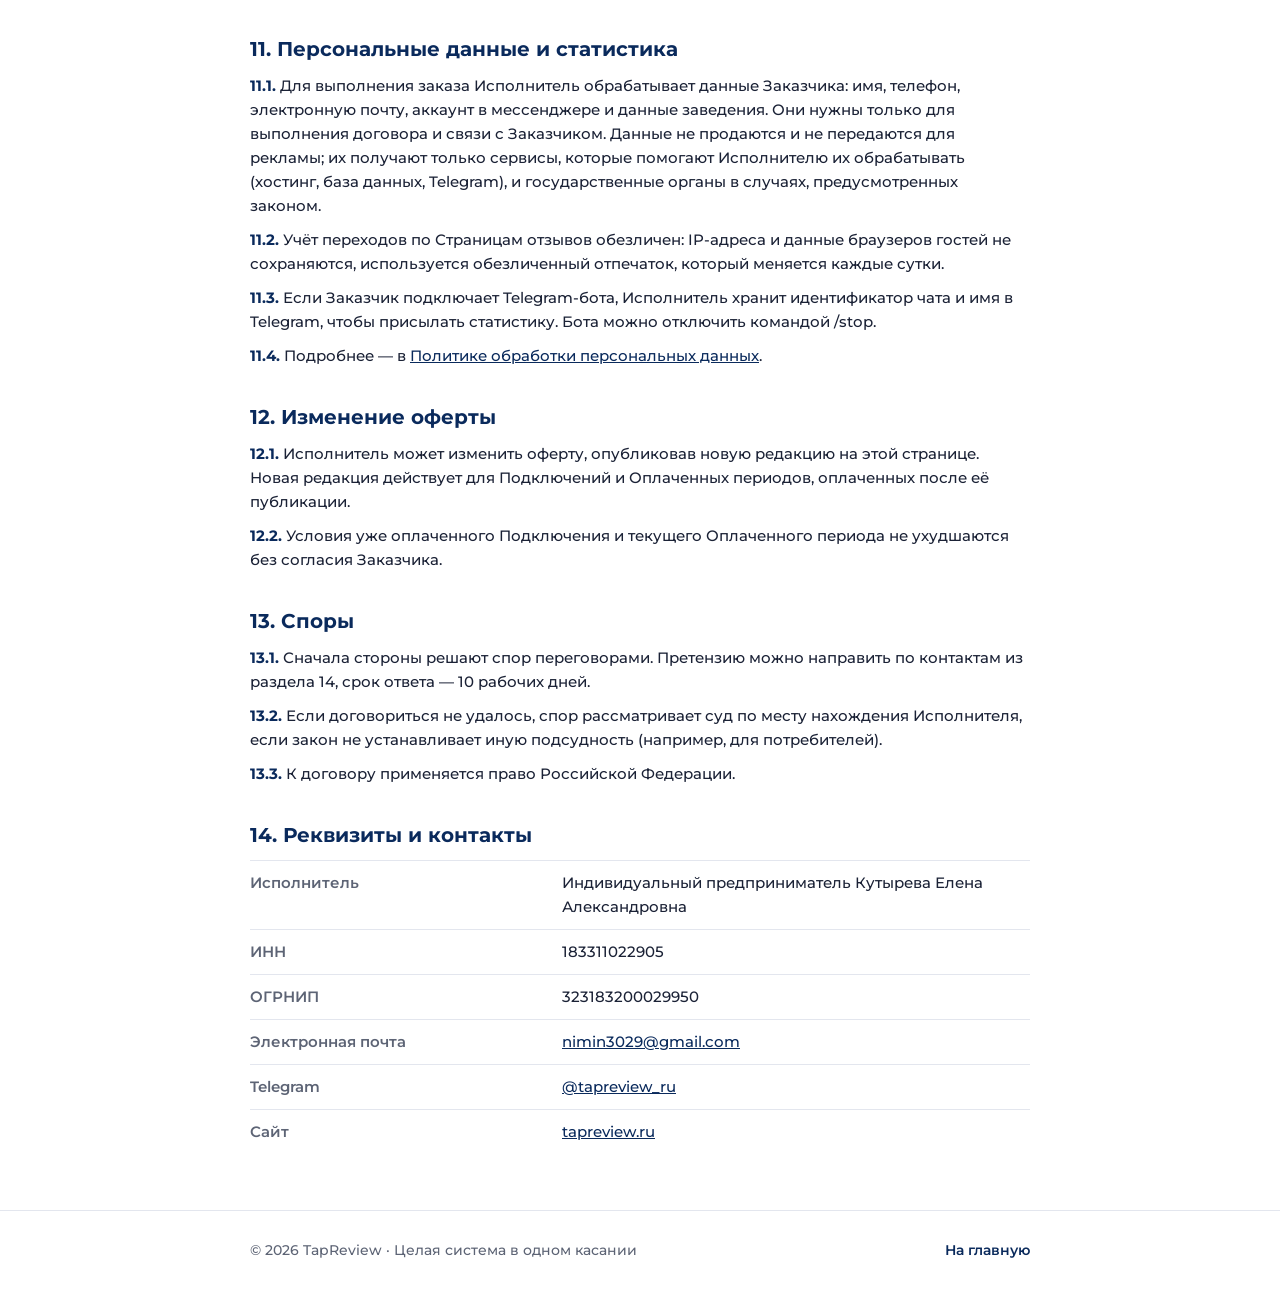
<file: oferta/index.html>
<!DOCTYPE html>
<html lang="ru">
<head>
  <meta charset="UTF-8">
  <meta name="viewport" content="width=device-width, initial-scale=1">
  <title>Публичная оферта — TapReview</title>
  <meta name="description" content="Условия подключения TapReview и подписки на сервис: что входит, оплата, продление, гарантии и возврат.">
  <meta name="theme-color" content="#0a2a5c">
  <link rel="canonical" href="https://tapreview.ru/oferta/">
  <link rel="icon" type="image/png" href="/assets/favicon.png">
  <link rel="apple-touch-icon" href="/assets/apple-touch-icon.png">
  <link rel="preload" href="/fonts/montserrat-var-cyrillic.woff2" as="font" type="font/woff2" crossorigin>

  <style>
    /* Montserrat (OFL, см. fonts/OFL-Montserrat.txt) — как на главной */
    @font-face {
      font-family: "Montserrat";
      src: url("/fonts/montserrat-var-cyrillic.woff2") format("woff2");
      font-weight: 500 700;
      font-display: swap;
      unicode-range: U+0301, U+0400-045F, U+0490-0491, U+04B0-04B1, U+2116;
    }
    @font-face {
      font-family: "Montserrat";
      src: url("/fonts/montserrat-var-latin.woff2") format("woff2");
      font-weight: 500 700;
      font-display: swap;
      unicode-range: U+0000-00FF, U+0131, U+0152-0153, U+02BB-02BC, U+02C6, U+02DA, U+02DC, U+0304, U+0308, U+0329, U+2000-206F, U+20AC, U+2122, U+2191, U+2193, U+2212, U+2215, U+FEFF, U+FFFD;
    }

    :root {
      --navy: #0a2a5c;
      --gold: #e5aa0c;
      --ink: #1b2236;
      --muted: #5d6475;
      --line: #e3e6ee;
      --soft: #f4f6fa;
    }
    * { box-sizing: border-box; }
    html { scroll-behavior: smooth; }
    body {
      margin: 0;
      background: #fff;
      color: var(--ink);
      font-family: "Montserrat", -apple-system, BlinkMacSystemFont, "Segoe UI", Roboto, Arial, sans-serif;
      font-weight: 500;
      line-height: 1.6;
      -webkit-font-smoothing: antialiased;
    }
    a { color: var(--navy); }
    .wrap { width: min(820px, 100%); margin: 0 auto; padding: 0 20px; }

    .header { border-bottom: 1px solid var(--line); }
    .header .wrap { display: flex; align-items: center; height: 68px; }
    .logo { display: flex; align-items: center; gap: 10px; text-decoration: none; font-weight: 700; font-size: 20px; color: var(--navy); }
    .logo-mark { position: relative; display: grid; place-items: center; width: 38px; height: 38px; border-radius: 50%; background: var(--navy); color: #fff; font-size: 14px; font-weight: 700; letter-spacing: 0.02em; }
    .logo-mark svg { position: absolute; top: 5px; right: 4px; width: 11px; height: 11px; }

    .doc { padding: 40px 0 56px; }
    .kicker { margin: 0 0 10px; color: var(--gold); font-size: 13px; font-weight: 700; letter-spacing: 0.16em; text-transform: uppercase; }
    h1 { margin: 0 0 8px; font-size: clamp(28px, 6vw, 40px); line-height: 1.15; font-weight: 700; color: var(--navy); }
    .edition { margin: 0 0 28px; color: var(--muted); font-size: 14px; }
    .lead { margin: 0 0 32px; padding: 18px 20px; border-radius: 16px; background: var(--soft); font-size: 15px; }

    .toc { margin: 0 0 36px; padding: 0; list-style: none; columns: 2 260px; column-gap: 28px; font-size: 14px; }
    .toc li { margin: 0 0 6px; break-inside: avoid; }
    .toc a { text-decoration: none; }
    .toc a:hover { text-decoration: underline; }

    h2 { margin: 36px 0 12px; font-size: 20px; line-height: 1.3; font-weight: 700; color: var(--navy); scroll-margin-top: 16px; }
    p, li { font-size: 15px; }
    p { margin: 0 0 10px; }
    ol.points { margin: 0; padding: 0; list-style: none; }
    ol.points > li { margin: 0 0 10px; }
    ol.points > li > b:first-child { color: var(--navy); }
    ul { margin: 6px 0 10px; padding-left: 22px; }
    ul li { margin: 0 0 4px; }

    .requisites { margin: 0; border-collapse: collapse; width: 100%; font-size: 15px; }
    .requisites th, .requisites td { padding: 10px 0; border-top: 1px solid var(--line); text-align: left; vertical-align: top; }
    .requisites th { width: 40%; padding-right: 16px; color: var(--muted); font-weight: 600; }

    /* Поля, которые нужно заполнить перед публикацией */
    .fill { padding: 0 4px; border-radius: 4px; background: #fff1b8; outline: 1px dashed #d4a20a; }

    .footer { padding: 28px 0 40px; border-top: 1px solid var(--line); color: var(--muted); font-size: 14px; }
    .footer .wrap { display: flex; flex-wrap: wrap; justify-content: space-between; gap: 12px; }
    .footer a { font-weight: 600; text-decoration: none; }
    .footer a:hover { text-decoration: underline; }

    @media print {
      .header, .footer, .toc { display: none; }
      .fill { background: none; outline: none; }
    }
  </style>
</head>
<body>

  <header class="header">
    <div class="wrap">
      <a class="logo" href="/" aria-label="TapReview — на главную">
        <span class="logo-mark">TR<svg viewBox="0 0 12 12" aria-hidden="true"><path d="M2 5.2a4 4 0 0 1 4 4M2 1.6a7.6 7.6 0 0 1 7.6 7.6" fill="none" stroke="#e5aa0c" stroke-width="1.8" stroke-linecap="round"/></svg></span>
        TapReview
      </a>
    </div>
  </header>

  <main class="doc">
    <div class="wrap">
      <p class="kicker">Документы</p>
      <h1>Публичная оферта</h1>
      <p class="edition">на подключение TapReview и подписку на сервис · редакция от 8 ноября 2026 года</p>

      <p class="lead">
        Коротко: один раз вы оплачиваете <b>подключение</b> — карты с NFC-меткой и QR-кодом и настройку.
        Дальше — <b>подписка</b> на месяц или год: страница отзывов, смена ссылок без перепечатки и статистика.
        Автосписаний нет — каждый период вы оплачиваете сами, за 5 дней до конца мы напомним.
        Если не продлить, через 3 дня карта продолжит работать, но будет вести гостей сразу на площадку отзывов,
        а статистика встанет на паузу. Количество отзывов мы не гарантируем: отзыв оставляет гость,
        а публикует площадка. Ниже — полные условия.
      </p>

      <ol class="toc">
        <li><a href="#s1">1. Общие положения</a></li>
        <li><a href="#s2">2. Термины</a></li>
        <li><a href="#s3">3. Предмет оферты и что входит</a></li>
        <li><a href="#s4">4. Чего мы не гарантируем</a></li>
        <li><a href="#s5">5. Заказ и оплата</a></li>
        <li><a href="#s6">6. Изготовление и передача карт</a></li>
        <li><a href="#s7">7. Подписка: срок, продление, пауза</a></li>
        <li><a href="#s8">8. Права и обязанности сторон</a></li>
        <li><a href="#s9">9. Качество, замена и возврат</a></li>
        <li><a href="#s10">10. Ответственность</a></li>
        <li><a href="#s11">11. Персональные данные и статистика</a></li>
        <li><a href="#s12">12. Изменение оферты</a></li>
        <li><a href="#s13">13. Споры</a></li>
        <li><a href="#s14">14. Реквизиты и контакты</a></li>
      </ol>

      <h2 id="s1">1. Общие положения</h2>
      <ol class="points">
        <li><b>1.1.</b> Этот документ — публичная оферта, то есть предложение заключить договор на условиях ниже
          (статьи 435 и 437 Гражданского кодекса РФ). Оферту делает индивидуальный предприниматель
          Кутырева Елена Александровна, ИНН 183311022905, ОГРНИП 323183200029950 (далее — <b>Исполнитель</b>).</li>
        <li><b>1.2.</b> Договор считается заключённым с момента оплаты Подключения (акцепт оферты, статья 438 ГК РФ).
          Оплачивая заказ, Заказчик подтверждает, что прочитал оферту и согласен с ней полностью.</li>
        <li><b>1.3.</b> Оферта опубликована по адресу <a href="https://tapreview.ru/oferta/">tapreview.ru/oferta</a>.
          Для Подключения действует редакция, опубликованная на дату его оплаты, для каждого Оплаченного периода —
          редакция на дату оплаты этого периода.</li>
        <li><b>1.4.</b> Подписывать бумажный договор не требуется. Исполнитель выставляет счёт на оплату,
          а по просьбе Заказчика предоставляет закрывающие документы (акт оказанных услуг).</li>
      </ol>

      <h2 id="s2">2. Термины</h2>
      <ol class="points">
        <li><b>Сервис</b> — сайт tapreview.ru и его программное обеспечение: страницы отзывов, учёт переходов, статистика,
          Telegram-бот и страница статистики по ссылке.</li>
        <li><b>Карта</b> — карта или табличка с NFC-меткой и QR-кодом, которая открывает Страницу отзывов.</li>
        <li><b>Страница отзывов</b> — страница заведения Заказчика на tapreview.ru с кнопками перехода к отзывам
          на площадках (Яндекс Карты, Google Карты, 2ГИС и другие).</li>
        <li><b>Площадки</b> — сторонние сервисы, на которых публикуются отзывы. Исполнитель с ними не связан.</li>
        <li><b>Активация</b> — привязка Карты к Странице отзывов Заказчика в Сервисе.</li>
        <li><b>Подключение</b> — разовая услуга: настройка Страницы отзывов, изготовление и Активация Карт.</li>
        <li><b>Подписка</b> — услуга доступа к Сервису на Оплаченный период (пункт 3.3).</li>
        <li><b>Заведение</b> — одна точка Заказчика по одному адресу со своей Страницей отзывов.</li>
        <li><b>Пробный месяц</b> — первый месяц Подписки нового Заведения, который предоставляется бесплатно (пункт 3.4).</li>
        <li><b>Оплаченный период</b> — месяц или 12 месяцев Подписки, за которые Заказчик внёс оплату.
          Последний день периода включается в него.</li>
        <li><b>Отсрочка</b> — 3 календарных дня после окончания Оплаченного периода, в которые Сервис работает
          как при оплаченной Подписке.</li>
        <li><b>Заказчик</b> — лицо, оплатившее заказ: организация, индивидуальный предприниматель или физическое лицо.</li>
      </ol>

      <h2 id="s3">3. Предмет оферты и что входит</h2>
      <ol class="points">
        <li><b>3.1.</b> Исполнитель оказывает Заказчику услуги Подключения и Подписки, а Заказчик их оплачивает.
          Карты передаются Заказчику в составе услуги Подключения как средство доступа к Сервису.</li>
        <li><b>3.2.</b> В Подключение входит:
          <ul>
            <li>Карты с NFC-меткой и QR-кодом в количестве, указанном в заказе;</li>
            <li>настройка Страницы отзывов с названием заведения и ссылками на выбранные Площадки;</li>
            <li>Активация Карт.</li>
          </ul>
        </li>
        <li><b>3.3.</b> Подписка оформляется на каждое Заведение по одному из тарифов: «Start», «Plus» или «Pro».
          Во всех тарифах входит: работа Страницы отзывов с кнопками перехода на Площадки, на которую ведут Карты;
          замена ссылок на Площадки и перепривязка Карт по запросу Заказчика без перепечатки; статистика открытий
          Страницы отзывов и переходов на Площадки по каждой Карте и Заведению и отчёт в Telegram-боте; оценка визита
          гостем и сообщения недовольных гостей Заказчику с причинами и напоминанием о неразобранных сообщениях.
          В тариф «Plus» дополнительно входят: меню на Странице отзывов, кнопки «Ещё у нас», блок «Сейчас у нас»,
          настройки на странице статистики, показатель TapReview Score и итоги месяца, подарки для гостей, штампы,
          уровни постоянных и VIP-гостей, баллы, приглашение друзей, ссылка для персонала и управление настройками
          в Telegram-боте. К тарифу «Plus» по желанию Заказчика подключаются модули: «Сервис в зале» (вызов
          сотрудника и заказ из меню со стола, сотрудники и их оценки) и «AI-разбор отзывов» (автоматическая разметка
          сообщений и отзывов, разбор недели и AI-ассистент — до 100 вопросов в месяц на Заведение).
          В тариф «Pro» входит всё, что в «Plus», и оба модуля.
          Полный перечень функций Сервиса:
          <ul>
            <li>работа Страницы отзывов, на которую ведут Карты;</li>
            <li>замена ссылок на Площадки и перепривязка Карт по запросу Заказчика без перепечатки;</li>
            <li>оценка визита гостем и сообщения недовольных гостей Заказчику (в том числе просьба перезвонить);</li>
            <li>подарки для гостей: колесо подарков или один подарок, штампы, уровни постоянных и VIP-гостей,
              приглашение друзей, проверка и погашение кодов по ссылке для персонала;</li>
            <li>блок «Сейчас у нас», кнопки «Ещё у нас» (меню, запись, чаевые и т. п.) и оформление Страницы отзывов;</li>
            <li>статистика: открытия Страницы отзывов (с NFC, по QR-коду или по ссылке), оценки, переходы на Площадки,
              подарки и повторные визиты — по каждой Карте и каждому Заведению Заказчика, показатель TapReview Score и
              итоги месяца — на странице статистики по ссылке и в Telegram-боте; отчёты и управление настройками в Telegram-боте.</li>
          </ul>
          Функции, доступные Заказчику на дату оплаты Оплаченного периода, в течение этого периода не отключаются.
          Новые функции, которые появятся позже, Исполнитель может включать в Подписку или предлагать в других тарифах.
        </li>
        <li><b>3.4.</b> Подписка оплачивается за каждое Заведение по цене тарифа и подключённых модулей; для второго
          и следующих Заведений одного Заказчика цена Подписки снижается на 20 %. Подключение оплачивается разово за
          каждое Заведение по цене тарифа; в Подключение входит пакет Карт (их количество указано на сайте для каждого
          тарифа), каждая Карта сверх пакетов, а также замена утерянной или повреждённой Заказчиком Карты оплачиваются
          разово по цене, указанной на сайте. Количество Карт на цену Подписки не влияет. Для первых 20 Заведений
          действуют условия «Early Partner», указанные на сайте: бесплатное Подключение и Подписка по
          специальной цене в течение первых шести месяцев с функциями тарифа «Plus», после чего Подписка
          продолжается по цене тарифа. Тариф можно сменить: новый тариф действует со следующего Оплаченного периода,
          а при повышении тарифа — по согласованию с Исполнителем и раньше, с доплатой за оставшиеся дни.
          Услуга «Свой дизайн» (оформление Страницы отзывов фото, логотипом и цветами Заказчика) оплачивается разово
          по цене, указанной на сайте. Цены за месяц и за 12 месяцев (оплата 12 месяцев — по цене 10) указаны на сайте
          в <a href="/order/">калькуляторе</a>; итоговые тариф, модули,
          количество Карт и стоимость указываются в счёте. Если число Заведений, тариф или модули изменились, новая сумма
          Подписки действует со следующего Оплаченного периода.
          Дополнительные услуги, если они появятся, оплачиваются отдельно и только по согласию Заказчика.</li>
        <li><b>3.4.1.</b> Пробный месяц: первый месяц Подписки нового Заведения бесплатный и начинается с даты Активации.
          Пробный месяц предоставляется один раз на Заведение (адрес), в том числе при повторном подключении.
          После Пробного месяца Подписка продолжается после оплаты Оплаченного периода; без оплаты действуют
          правила Отсрочки и окончания Подписки.</li>
        <li><b>3.5.</b> Внизу Страницы отзывов размещается небольшая ссылка «TapReview · Хочу такую карту» на сайт Исполнителя.</li>
        <li><b>3.6.</b> Программа рекомендаций: если Заказчик порекомендовал Сервис другому заведению (по своей ссылке-приглашению
          или по ссылке со своей Страницы отзывов) и это заведение подключилось и оплатило Подписку, Исполнитель продлевает
          Подписку на 1 месяц бесплатно обоим заказчикам. Награда выдаётся один раз за каждое приглашённое заведение.
          Исполнитель может изменить или завершить программу, сохранив уже заработанные награды.</li>
      </ol>

      <h2 id="s4">4. Чего мы не гарантируем</h2>
      <ol class="points">
        <li><b>4.1.</b> Исполнитель не гарантирует количество отзывов, их оценки, рост рейтинга, выручки или числа гостей.
          Отзыв оставляет гость по своему желанию, а публикует или отклоняет его Площадка по своим правилам.</li>
        <li><b>4.2.</b> Статистика показывает открытия Страницы отзывов и переходы на Площадки, а не опубликованные отзывы.
          Повторные открытия одним посетителем в течение 30 минут и автоматические запросы (роботы) не учитываются.</li>
        <li><b>4.3.</b> Исполнитель не отвечает за работу Площадок, Telegram, мобильных операторов и телефонов гостей.
          Чтобы карта сработала по NFC, на телефоне должен быть NFC-модуль, а на некоторых моделях Android —
          включённый NFC. В остальных случаях можно отсканировать QR-код.</li>
        <li><b>4.4.</b> Заказчик сам соблюдает правила Площадок. В частности, многие Площадки запрещают вознаграждать гостей
          за отзывы и просить только положительные оценки.</li>
        <li><b>4.5.</b> Функция «Подарок для гостей» (в том числе колесо подарков) — дополнительная возможность Сервиса.
          Подарки, их условия и выдачу определяет и обеспечивает Заказчик. Подарок предоставляется гостю независимо от того,
          оставил ли он отзыв, и не может быть условием или вознаграждением за отзыв.</li>
      </ol>

      <h2 id="s5">5. Заказ и оплата</h2>
      <ol class="points">
        <li><b>5.1.</b> Заказчик оставляет заявку через контакты из раздела 14 и сообщает данные заведения: название,
          адрес и ссылки на карточки на Площадках (или просит Исполнителя найти их).</li>
        <li><b>5.2.</b> Исполнитель подтверждает состав, стоимость и срок заказа и направляет Заказчику счёт.</li>
        <li><b>5.3.</b> Подключение оплачивается 100% предоплатой. Подписка оплачивается вперёд — за месяц
          или за 12 месяцев. Оплата — безналичным переводом по счёту на расчётный счёт Исполнителя.
          Если закон требует выдать кассовый чек, Исполнитель направляет его Заказчику после оплаты.</li>
        <li><b>5.4.</b> Автоматических списаний нет: каждый Оплаченный период Заказчик оплачивает сам.</li>
        <li><b>5.5.</b> Цена уже оплаченного Подключения и Оплаченного периода не меняется. Новую цену Подписки
          Исполнитель может установить, предупредив Заказчика не позднее чем за 30 дней; она действует
          со следующего Оплаченного периода.</li>
      </ol>

      <h2 id="s6">6. Изготовление и передача карт</h2>
      <ol class="points">
        <li><b>6.1.</b> Срок — от 3 рабочих дней после оплаты и получения данных заведения и зависит от наличия Карт.
          Если нужное количество Карт есть в наличии, Исполнитель настраивает Страницу отзывов и передаёт Карты не позднее
          3 рабочих дней. Если Карты нужно изготовить, Исполнитель сообщает срок до оплаты и указывает его в счёте.</li>
        <li><b>6.2.</b> Карты передаются лично (место и время согласуются) или доставкой транспортной компанией
          либо Почтой России. Стоимость и срок доставки согласуются с Заказчиком и оплачиваются им отдельно,
          если не договорились иначе. Срок доставки не входит в срок из пункта 6.1.</li>
        <li><b>6.3.</b> При получении Заказчик проверяет, что Карты открывают его Страницу отзывов. Если что-то не так,
          он сообщает Исполнителю, и тот исправляет настройку.</li>
      </ol>

      <h2 id="s7">7. Подписка: срок, продление, пауза</h2>
      <ol class="points">
        <li><b>7.1.</b> Договор действует без ограничения срока, пока Заказчик продлевает Подписку,
          и прекращается по правилам пунктов 7.6, 7.8 и 9.4.</li>
        <li><b>7.2.</b> Новый Оплаченный период начинается со следующего дня после окончания предыдущего,
          если оплата внесена до конца Отсрочки. Если позже — со дня поступления оплаты.</li>
        <li><b>7.3.</b> Не позднее чем за 5 дней до конца Оплаченного периода Сервис напоминает Заказчику о продлении
          на странице статистики и в Telegram-боте, если он подключён.</li>
        <li><b>7.4.</b> Если Подписка не продлена, первые 3 дня после окончания Оплаченного периода (Отсрочка) Сервис
          работает как обычно.</li>
        <li><b>7.5.</b> После Отсрочки Подписка приостанавливается: Карты продолжают работать, но ведут гостей сразу
          на одну из Площадок Заказчика, без Страницы отзывов; статистика Заказчику недоступна. Открытия Карт
          продолжают учитываться и после продления появляются в статистике. Приостановка не является нарушением
          договора со стороны Исполнителя.</li>
        <li><b>7.6.</b> После оплаты Подписка возобновляется не позднее 1 рабочего дня после поступления денег.
          Если Подписка не продлена в течение 7 календарных дней после окончания Оплаченного периода, Исполнитель
          может прекратить договор: отвязать Карты и удалить Страницу отзывов и статистику. Об этом Исполнитель
          предупреждает Заказчика сообщением не позднее чем за 3 дня до удаления.</li>
        <li><b>7.7.</b> Возможны короткие перерывы на обслуживание и сбои сторонней инфраструктуры (хостинг, связь).
          Исполнитель устраняет их в разумный срок; такие перерывы не нарушают договор.</li>
        <li><b>7.8.</b> Если Исполнитель решит прекратить работу Сервиса, он предупредит Заказчика не позднее
          чем за 30 дней и вернёт оплату за дни Оплаченного периода, которые останутся после прекращения.</li>
      </ol>

      <h2 id="s8">8. Права и обязанности сторон</h2>
      <ol class="points">
        <li><b>8.1. Исполнитель обязуется:</b> выполнить Подключение в срок; поддерживать работу Сервиса в Оплаченный
          период; менять ссылки на Площадки по запросу Заказчика в течение 2 рабочих дней;
          отвечать на обращения Заказчика.</li>
        <li><b>8.2. Заказчик обязуется:</b> оплачивать Подключение и Подписку; сообщить достоверные данные заведения
          и ссылки на Площадки; не использовать Карты и Сервис для обмана гостей, накрутки отзывов или нарушения закона.</li>
        <li><b>8.3.</b> Исполнитель может приостановить Страницу отзывов, если Заказчик использует её для явного нарушения
          закона или правил Площадок, и предварительно сообщает ему об этом.</li>
        <li><b>8.4.</b> Заказчик может в любой момент попросить отключить ссылку на статистику или Telegram-бота
          и выдать новую ссылку.</li>
        <li><b>8.5.</b> Заказчик может в любой момент отказаться от Подписки: просто не продлевать её или написать
          Исполнителю. Возврат за неиспользованные дни — по пункту 9.4.</li>
      </ol>

      <h2 id="s9">9. Качество, замена и возврат</h2>
      <ol class="points">
        <li><b>9.1.</b> Если Карта не срабатывает по NFC или QR-коду из-за брака, Исполнитель бесплатно заменяет её.
          Сообщить о браке нужно в течение 14 дней с даты получения.</li>
        <li><b>9.2.</b> Карты, повреждённые после передачи (сломаны, намокли, поцарапан QR-код), Исполнитель заменяет
          за отдельную плату по согласованию.</li>
        <li><b>9.3.</b> До передачи Карт Заказчик может отказаться от Подключения, и Исполнитель вернёт оплату полностью.
          Если изготовление уже началось, Исполнитель может удержать подтверждённые фактические расходы.
          После передачи и Активации Карт Подключение считается оказанным.</li>
        <li><b>9.4.</b> Если Заказчик отказывается от Подписки до конца Оплаченного периода, Исполнитель возвращает
          оплату за оставшиеся полные дни периода. Если были оплачены 12 месяцев со скидкой, использованное время
          считается по цене помесячной Подписки, но к возврату не может получиться меньше нуля.</li>
        <li><b>9.5.</b> Права потребителей, которые установлены законом, эта оферта не ограничивает.</li>
        <li><b>9.6.</b> Деньги возвращаются тем же способом, которым была сделана оплата, в течение 10 рабочих дней
          после согласования возврата.</li>
      </ol>

      <h2 id="s10">10. Ответственность</h2>
      <ol class="points">
        <li><b>10.1.</b> Стороны отвечают за нарушение договора в соответствии с законодательством РФ.</li>
        <li><b>10.2.</b> Ответственность Исполнителя по договору ограничена суммой, которую Заказчик заплатил
          за Подключение и за текущий Оплаченный период, если закон не требует иного.
          Исполнитель не возмещает упущенную выгоду.</li>
        <li><b>10.3.</b> Стороны освобождаются от ответственности при обстоятельствах непреодолимой силы
          (статья 401 ГК РФ), в том числе при ограничениях доступа к сайтам и сервисам со стороны государства
          или операторов связи.</li>
      </ol>

      <h2 id="s11">11. Персональные данные и статистика</h2>
      <ol class="points">
        <li><b>11.1.</b> Для выполнения заказа Исполнитель обрабатывает данные Заказчика: имя, телефон, электронную почту,
          аккаунт в мессенджере и данные заведения. Они нужны только для выполнения договора и связи с Заказчиком.
          Данные не продаются и не передаются для рекламы; их получают только сервисы, которые помогают Исполнителю
          их обрабатывать (хостинг, база данных, Telegram), и государственные органы в случаях, предусмотренных законом.</li>
        <li><b>11.2.</b> Учёт переходов по Страницам отзывов обезличен: IP-адреса и данные браузеров гостей не сохраняются,
          используется обезличенный отпечаток, который меняется каждые сутки.</li>
        <li><b>11.3.</b> Если Заказчик подключает Telegram-бота, Исполнитель хранит идентификатор чата и имя в Telegram,
          чтобы присылать статистику. Бота можно отключить командой /stop.</li>
        <li><b>11.4.</b> Подробнее — в <a href="/privacy/">Политике обработки персональных данных</a>.</li>
      </ol>

      <h2 id="s12">12. Изменение оферты</h2>
      <ol class="points">
        <li><b>12.1.</b> Исполнитель может изменить оферту, опубликовав новую редакцию на этой странице.
          Новая редакция действует для Подключений и Оплаченных периодов, оплаченных после её публикации.</li>
        <li><b>12.2.</b> Условия уже оплаченного Подключения и текущего Оплаченного периода не ухудшаются
          без согласия Заказчика.</li>
      </ol>

      <h2 id="s13">13. Споры</h2>
      <ol class="points">
        <li><b>13.1.</b> Сначала стороны решают спор переговорами. Претензию можно направить по контактам из раздела 14,
          срок ответа — 10 рабочих дней.</li>
        <li><b>13.2.</b> Если договориться не удалось, спор рассматривает суд по месту нахождения Исполнителя,
          если закон не устанавливает иную подсудность (например, для потребителей).</li>
        <li><b>13.3.</b> К договору применяется право Российской Федерации.</li>
      </ol>

      <h2 id="s14">14. Реквизиты и контакты</h2>
      <table class="requisites">
        <tr><th>Исполнитель</th><td>Индивидуальный предприниматель Кутырева Елена Александровна</td></tr>
        <tr><th>ИНН</th><td>183311022905</td></tr>
        <tr><th>ОГРНИП</th><td>323183200029950</td></tr>
        <tr><th>Электронная почта</th><td><a href="mailto:nimin3029@gmail.com">nimin3029@gmail.com</a></td></tr>
        <tr><th>Telegram</th><td><a href="https://t.me/tapreview_ru" target="_blank" rel="noopener">@tapreview_ru</a></td></tr>
        <tr><th>Сайт</th><td><a href="https://tapreview.ru/">tapreview.ru</a></td></tr>
      </table>
    </div>
  </main>

  <footer class="footer">
    <div class="wrap">
      <span>© 2026 TapReview · Целая система в одном касании</span>
      <a href="/">На главную</a>
    </div>
  </footer>

</body>
</html>
</file>
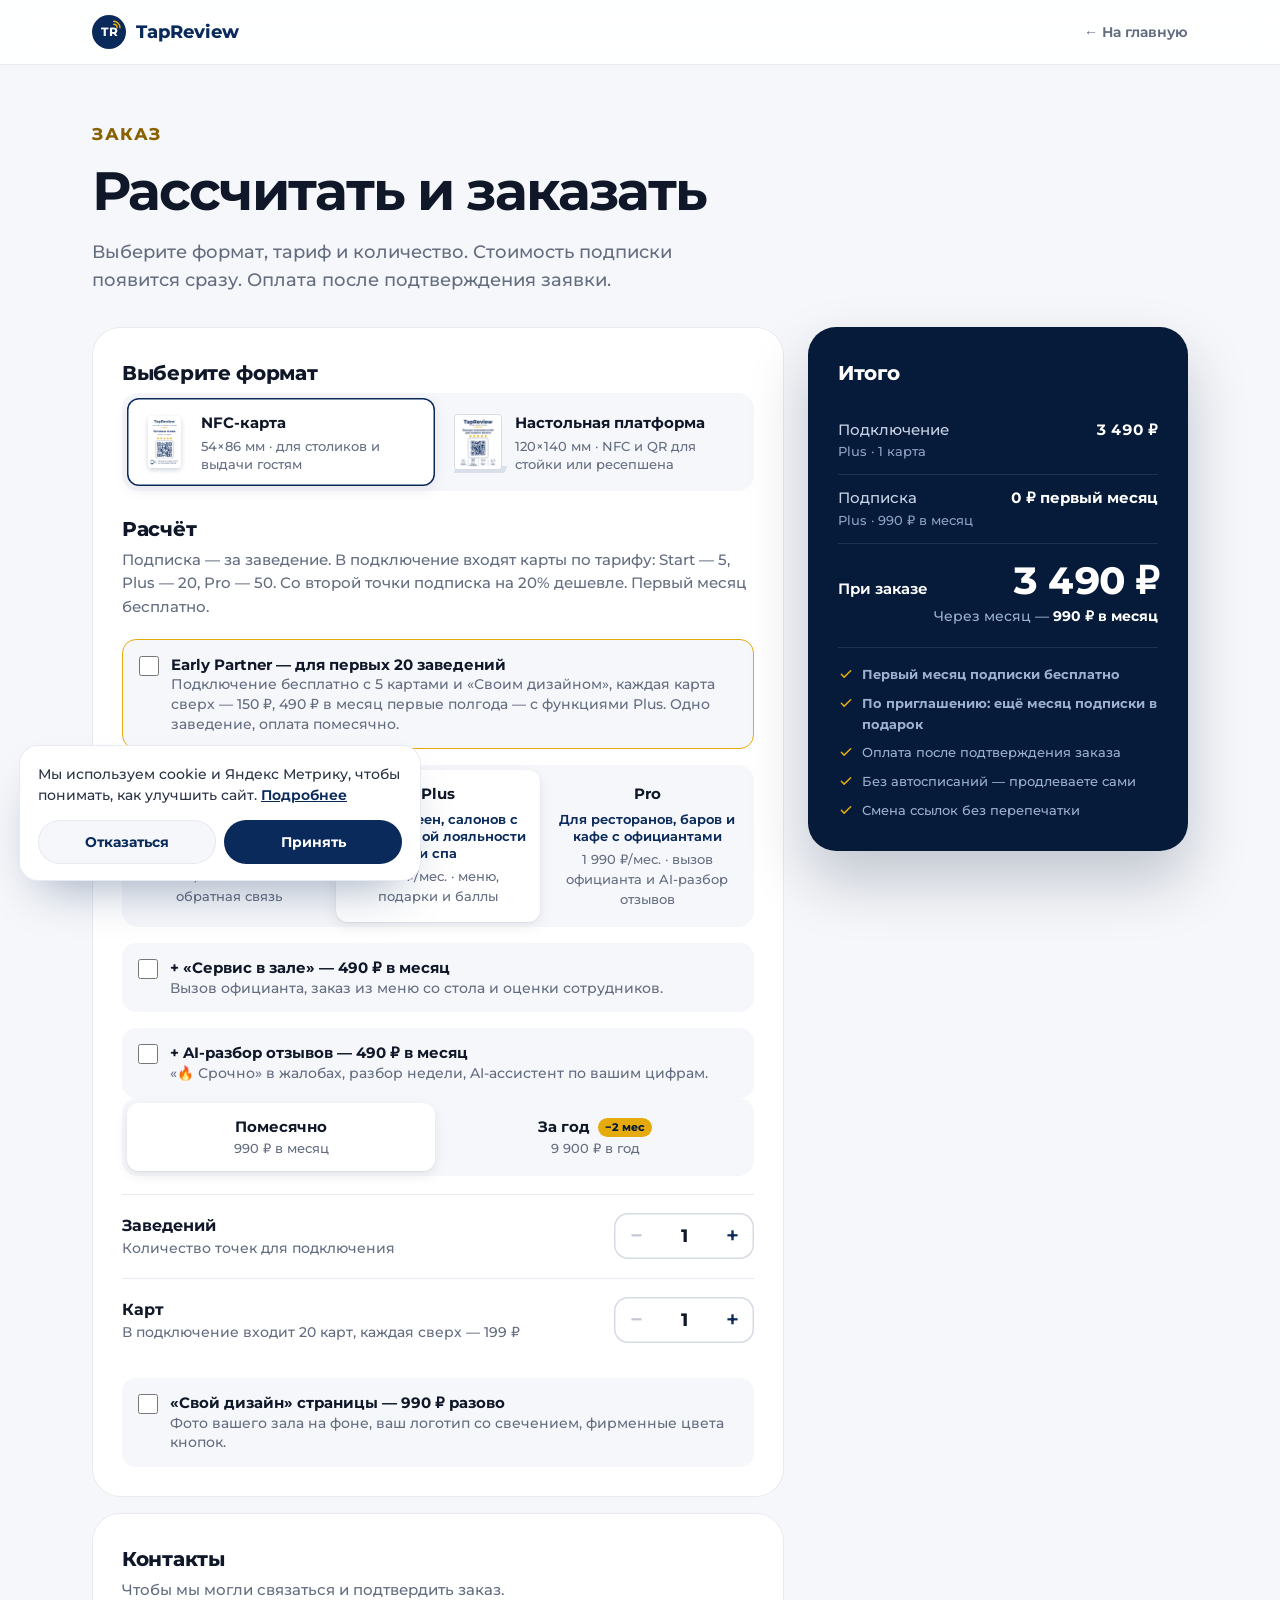
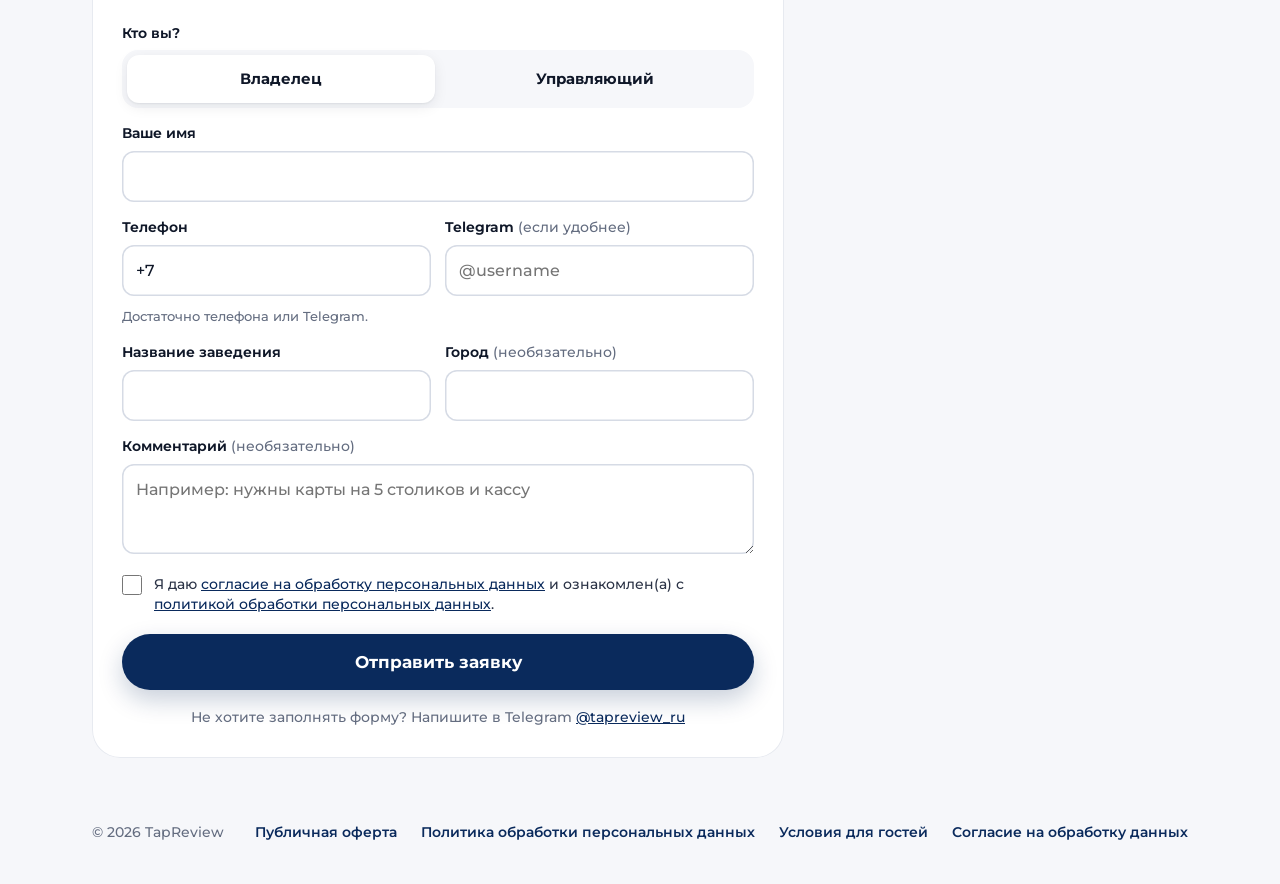
<file: order/index.html>
<!DOCTYPE html>
<html lang="ru">
<head>
  <meta charset="UTF-8">
  <meta name="viewport" content="width=device-width, initial-scale=1">
  <title>Рассчитать и заказать — TapReview</title>
  <meta name="description" content="Посчитайте стоимость карт TapReview для своего заведения и оставьте заявку — мы свяжемся с вами.">
  <meta name="theme-color" content="#0a2a5c">
  <link rel="canonical" href="https://tapreview.ru/order/">
  <link rel="icon" type="image/png" href="/assets/favicon.png">
  <link rel="apple-touch-icon" href="/assets/apple-touch-icon.png">
  <link rel="preload" href="/fonts/montserrat-var-cyrillic.woff2" as="font" type="font/woff2" crossorigin>

  <style>
    @font-face {
      font-family: "Montserrat";
      src: url("/fonts/montserrat-var-cyrillic.woff2") format("woff2");
      font-weight: 100 900; font-display: swap;
      unicode-range: U+0301, U+0400-045F, U+0490-0491, U+04B0-04B1, U+2116;
    }
    @font-face {
      font-family: "Montserrat";
      src: url("/fonts/montserrat-var-latin.woff2") format("woff2");
      font-weight: 100 900; font-display: swap;
      unicode-range: U+0000-00FF, U+0131, U+0152-0153, U+02BB-02BC, U+02C6, U+02DA, U+02DC, U+0304, U+0308, U+0329, U+2000-206F, U+20AC, U+20BD, U+2122, U+2191, U+2193, U+2212, U+2215, U+FEFF, U+FFFD;
    }

    :root {
      --navy: #0a2a5c; --navy-700: #0d3574; --navy-900: #061a3a;
      --gold: #e5aa0c; --gold-600: #c99208; --gold-50: #fdf7e6;
      --ink: #0f1728; --text: #2b3346; --muted: #646d80;
      --line: #e7eaf0; --line-strong: #d6dbe5; --soft: #f6f7fa;
      --danger: #b91c1c; --ok: #15803d;
      --r: 20px; --r-lg: 28px;
      --shadow: 0 1px 2px rgba(15, 23, 40, 0.04), 0 12px 32px rgba(15, 23, 40, 0.07);
      --ease: cubic-bezier(0.22, 0.61, 0.36, 1);
    }
    * { box-sizing: border-box; }
    html { scroll-padding-top: 80px; -webkit-text-size-adjust: 100%; }
    body {
      margin: 0; background: var(--soft); color: var(--text);
      font-family: "Montserrat", -apple-system, BlinkMacSystemFont, "Segoe UI", Roboto, Arial, sans-serif;
      font-weight: 500; font-size: 16px; line-height: 1.6; -webkit-font-smoothing: antialiased;
    }
    a { color: var(--navy); }
    svg { display: block; }
    .wrap { width: min(1160px, 100%); margin: 0 auto; padding: 0 20px; }

    .header { background: rgba(255, 255, 255, 0.9); backdrop-filter: blur(14px); -webkit-backdrop-filter: blur(14px); border-bottom: 1px solid var(--line); position: sticky; top: 0; z-index: 10; }
    .header .wrap { display: flex; align-items: center; justify-content: space-between; height: 64px; gap: 12px; }
    .logo { display: flex; align-items: center; gap: 10px; text-decoration: none; font-weight: 750; font-size: 18px; color: var(--navy); }
    .logo-mark { position: relative; display: grid; place-items: center; width: 34px; height: 34px; border-radius: 50%; background: var(--navy); color: #fff; font-size: 12px; font-weight: 750; }
    .logo-mark svg { position: absolute; top: 5px; right: 4px; width: 10px; height: 10px; }
    .back { font-size: 14px; font-weight: 650; text-decoration: none; color: var(--muted); }
    .back:hover { color: var(--navy); }

    .head { padding: 40px 0 24px; }
    .kicker { margin: 0 0 14px; color: #8a6100; font-size: clamp(14px, 1.6vw, 17px); font-weight: 750; letter-spacing: 0.09em; text-transform: uppercase; }
    h1 { margin: 0; color: var(--ink); font-size: clamp(30px, 5vw, 54px); line-height: 1.1; font-weight: 700; letter-spacing: -0.035em; }
    .head p:not(.kicker) { margin: 16px 0 0; max-width: 650px; color: var(--muted); font-size: clamp(16px, 2.2vw, 18px); }

    .layout { display: grid; gap: 16px; padding-bottom: 64px; align-items: start; }
    .panel { padding: 24px 22px; border-radius: var(--r-lg); background: #fff; box-shadow: 0 0 0 1px var(--line) inset; }
    .panel + .panel { margin-top: 16px; }
    h2 { margin: 0 0 4px; color: var(--ink); font-size: 20px; font-weight: 750; letter-spacing: -0.015em; }
    .panel-sub { margin: 0 0 20px; color: var(--muted); font-size: 14.5px; }

    /* Тариф */
    .seg { display: grid; grid-template-columns: 1fr 1fr; gap: 6px; padding: 5px; border-radius: 16px; background: var(--soft); }
    .seg { position: relative; }
    .seg input { position: absolute; left: 0; top: 0; width: 1px; height: 1px; opacity: 0; pointer-events: none; }
    .seg label { position: relative; display: block; padding: 12px 10px; border-radius: 12px; text-align: center; cursor: pointer; transition: background 0.2s var(--ease), box-shadow 0.2s var(--ease); }
    .seg label b { display: block; font-size: 15px; color: var(--ink); }
    .seg label span { display: block; font-size: 12.5px; color: var(--muted); }
    #tariff-seg label .tariff-business { margin: 6px 0 4px; color: var(--navy); font-weight: 650; line-height: 1.35; }
    .seg input:checked + label { background: #fff; box-shadow: 0 1px 2px rgba(15, 23, 40, 0.06), 0 4px 14px rgba(15, 23, 40, 0.08); }
    .seg input:focus-visible + label { outline: 3px solid #9fb3d9; outline-offset: 2px; }
    .seg label .save { display: inline-block; margin-left: 4px; padding: 1px 7px; border-radius: 99px; background: var(--gold); color: var(--navy-900); font-size: 11px; font-weight: 750; vertical-align: 1px; }
    .format-choice { margin-bottom: 22px; }
    .format-choice label { display: grid; grid-template-columns: 54px minmax(0, 1fr); gap: 10px; align-items: center; text-align: left; min-height: 88px; }
    .format-choice input:checked + label { box-shadow: 0 0 0 1.5px var(--navy) inset, 0 4px 14px rgba(15, 23, 40, .08); }
    .format-card-img { justify-self: center; width: 33px; height: 52px; border-radius: 4px; box-shadow: 0 2px 5px #0a2a5c33; }
    .seg label .format-stand-img { position: relative; z-index: 0; width: 48px; justify-self: center; }
    .format-stand-img::after { position: absolute; z-index: -1; content: ""; bottom: -3px; left: 1px; right: -4px; height: 7px; background: #dae0ea; border-radius: 2px; transform: skewX(-28deg); }
    .format-stand-img img { display: block; width: 100%; height: auto; border: 1px solid var(--line-strong); border-radius: 4px; }
    .seg label .format-copy span { margin-top: 3px; line-height: 1.4; }
    @media (max-width: 480px) { .format-choice { grid-template-columns: 1fr; } }

    /* Счётчики */
    .counter { display: flex; align-items: center; justify-content: space-between; gap: 16px; padding: 18px 0; border-top: 1px solid var(--line); }
    .seg + .counter { margin-top: 18px; }
    .seg-3 { grid-template-columns: repeat(3, 1fr); }
    .seg + .seg { margin-top: 10px; }
    @media (max-width: 520px) { .seg-3 { grid-template-columns: 1fr; } }
    .design-opt { display: flex; gap: 12px; align-items: flex-start; margin: 16px 0 0; padding: 14px 16px; border-radius: 14px; background: var(--soft); cursor: pointer; }
    /* Early Partner — золотая рамка; при нём выбор тарифа заблокирован (всегда Plus) */
    .early-opt { margin: 0 0 16px; border: 1.5px solid var(--gold, #e5aa0c); }
    .early-opt[hidden] { display: none; }
    .is-locked { opacity: .5; pointer-events: none; }
    #modules-box[hidden] { display: none; }
    .design-opt input { width: 20px; height: 20px; margin: 2px 0 0; flex: none; accent-color: var(--navy); }
    .design-opt span { font-size: 13.5px; color: var(--muted); line-height: 1.45; }
    .design-opt b { display: block; font-size: 15px; color: var(--ink); }
    .counter-text b { display: block; color: var(--ink); font-size: 16px; }
    .counter-text span { display: block; color: var(--muted); font-size: 13.5px; }
    .stepper { display: flex; align-items: center; flex: none; border-radius: 14px; box-shadow: 0 0 0 1.5px var(--line-strong) inset; }
    .stepper button {
      display: grid; place-items: center; width: 44px; height: 46px; border: 0; background: none; cursor: pointer;
      color: var(--navy); font: inherit; font-size: 22px; font-weight: 600; line-height: 1; -webkit-tap-highlight-color: transparent;
    }
    .stepper button:disabled { color: #c3c8d3; cursor: default; }
    .stepper button:focus-visible { outline: 3px solid #9fb3d9; outline-offset: -3px; border-radius: 12px; }
    .stepper input {
      width: 52px; height: 46px; border: 0; background: none; text-align: center; color: var(--ink);
      font: inherit; font-size: 18px; font-weight: 750; -moz-appearance: textfield; appearance: textfield;
    }
    .stepper input::-webkit-outer-spin-button, .stepper input::-webkit-inner-spin-button { -webkit-appearance: none; margin: 0; }
    .stepper input:focus { outline: none; }
    .hint { margin: 0; padding-top: 4px; color: var(--muted); font-size: 13px; }

    /* Форма */
    .fields { display: grid; gap: 14px; }
    .field { display: grid; gap: 6px; }
    .field > span { font-size: 14px; font-weight: 650; color: var(--ink); }
    .field > span i { font-style: normal; color: var(--muted); font-weight: 500; }
    .field input, .field textarea {
      width: 100%; padding: 13px 14px; border: 0; border-radius: 12px; background: #fff;
      box-shadow: 0 0 0 1.5px var(--line-strong) inset; color: var(--ink); font: inherit; font-size: 16px;
      transition: box-shadow 0.15s var(--ease);
    }
    .field textarea { min-height: 90px; resize: vertical; }
    .field input:focus, .field textarea:focus { outline: none; box-shadow: 0 0 0 2px var(--navy) inset, 0 0 0 4px rgba(10, 42, 92, 0.12); }
    .field input[aria-invalid="true"] { box-shadow: 0 0 0 2px var(--danger) inset; }
    .pair { display: grid; gap: 14px; }
    .contact-note { margin: -4px 0 0; color: var(--muted); font-size: 13px; }
    .trap { position: absolute; left: -9999px; width: 1px; height: 1px; overflow: hidden; }

    .consent { display: flex; gap: 12px; align-items: flex-start; margin: 20px 0 0; font-size: 13.5px; line-height: 1.5; color: var(--text); cursor: pointer; }
    .consent input { flex: none; width: 20px; height: 20px; margin: 1px 0 0; accent-color: var(--navy); cursor: pointer; }

    .btn {
      display: inline-flex; align-items: center; justify-content: center; gap: 10px; width: 100%;
      min-height: 56px; padding: 0 26px; border: 0; border-radius: 999px; cursor: pointer;
      background: var(--navy); color: #fff; font: inherit; font-size: 16.5px; font-weight: 700;
      box-shadow: 0 10px 24px rgba(10, 42, 92, 0.22); transition: transform 0.2s var(--ease), background 0.2s var(--ease), opacity 0.2s;
      text-decoration: none;
    }
    .btn:hover { background: var(--navy-700); transform: translateY(-1px); }
    .btn:disabled { opacity: 0.6; cursor: progress; transform: none; }
    .btn:focus-visible { outline: 3px solid #9fb3d9; outline-offset: 3px; }
    .btn-light { background: #fff; color: var(--navy); box-shadow: 0 0 0 1.5px var(--line-strong) inset; }
    .btn-light:hover { background: #fff; }
    .submit { margin-top: 20px; }
    .error { margin: 16px 0 0; padding: 12px 14px; border-radius: 12px; background: #fdecec; color: #7f1d1d; font-size: 14px; font-weight: 600; }
    .alt { margin: 16px 0 0; text-align: center; font-size: 14px; color: var(--muted); }
    .calc-text {
      margin: 0; padding: 14px 16px; border-radius: 12px; background: var(--soft); color: var(--ink);
      font: inherit; font-size: 14.5px; line-height: 1.6; white-space: pre-wrap; overflow-wrap: anywhere;
    }

    /* Итог */
    .summary { color: #c9d3e6; background: var(--navy-900); box-shadow: 0 30px 60px rgba(6, 26, 58, 0.22); }
    .summary h2 { color: #fff; }
    .sum-rows { margin: 18px 0 0; padding: 0; list-style: none; }
    .sum-rows li { display: flex; justify-content: space-between; gap: 12px; padding: 12px 0; border-bottom: 1px solid rgba(255, 255, 255, 0.1); font-size: 14.5px; }
    .sum-rows li span:last-child { color: #fff; font-weight: 700; white-space: nowrap; font-variant-numeric: tabular-nums; }
    .sum-rows li[hidden] { display: none; }
    .sum-rows small { display: block; color: #8fa1c4; font-size: 12.5px; }
    .sum-rows small[hidden] { display: none; }
    .total { display: flex; justify-content: space-between; align-items: baseline; gap: 12px; margin: 18px 0 4px; }
    .total span { font-size: 15px; font-weight: 650; color: #fff; }
    .total strong { font-size: 38px; line-height: 1; font-weight: 750; letter-spacing: -0.03em; color: #fff; font-variant-numeric: tabular-nums; }
    .next { margin: 0; color: #9fb0cf; font-size: 14px; text-align: right; }
    .next b { color: #fff; }
    .sum-notes { margin: 20px 0 0; padding: 16px 0 0; border-top: 1px solid rgba(255, 255, 255, 0.1); list-style: none; display: grid; gap: 8px; font-size: 13px; color: #9fb0cf; }
    .sum-notes li { display: flex; gap: 8px; }
    .sum-notes svg { width: 16px; height: 16px; flex: none; margin-top: 2px; color: var(--gold); }

    /* Успех */
    .done { text-align: center; padding: 40px 24px; }
    .done-icon { display: grid; place-items: center; width: 64px; height: 64px; margin: 0 auto 18px; border-radius: 50%; background: #e8f6ee; color: var(--ok); }
    .done-icon svg { width: 30px; height: 30px; }
    .done h2 { font-size: 24px; margin-bottom: 8px; }
    .done p { margin: 0 auto 22px; max-width: 420px; color: var(--muted); }
    .done .btn { width: auto; }

    .footer { padding: 0 0 40px; color: var(--muted); font-size: 13.5px; }
    .footer .wrap { display: flex; flex-wrap: wrap; gap: 10px 22px; justify-content: space-between; }
    .footer nav { display: flex; flex-wrap: wrap; gap: 10px 24px; }
    .footer a { font-weight: 600; text-decoration: none; }
    .footer a:hover { text-decoration: underline; }

    /* Телефон: итог всегда виден внизу экрана */
    .mbar {
      position: fixed; left: 0; right: 0; bottom: 0; z-index: 20;
      display: flex; align-items: center; justify-content: space-between; gap: 12px;
      padding: 12px 20px calc(12px + env(safe-area-inset-bottom)); background: var(--navy-900); color: #9fb0cf;
      box-shadow: 0 -8px 24px rgba(6, 26, 58, 0.18); font-size: 13px;
    }
    .mbar strong { display: block; color: #fff; font-size: 22px; line-height: 1.1; font-weight: 750; font-variant-numeric: tabular-nums; }
    .mbar a, .mbar button { flex: none; padding: 11px 16px; border: 0; border-radius: 999px; background: var(--gold); color: var(--navy-900); font: inherit; font-weight: 750; font-size: 14px; text-decoration: none; cursor: pointer; }
    body { padding-bottom: 76px; }
    .mbar[hidden] { display: none; }
    .mobile-step, .mbar #contact-next { display: none; }

    @media (width < 960px) {
      body[data-order-step] .mobile-step { display: block; }
      body[data-order-step="calc"] #contact-next { display: inline-flex; align-items: center; min-height: 44px; }
      body[data-order-step="calc"] #contacts-panel,
      body[data-order-step="calc"] #mobile-summary-link,
      body[data-order-step="contacts"] #calc-panel,
      body[data-order-step="contacts"] .head,
      body[data-order-step="contacts"] .mbar,
      body[data-order-step="contacts"] .side,
      body[data-order-step="done"] .side { display: none; }
      body[data-order-step="contacts"], body[data-order-step="done"] { padding-bottom: 0; }
      body[data-order-step="contacts"] .layout { padding-top: 20px; }
      body[data-order-step="calc"] #cc { bottom: calc(var(--order-bar-height, 112px) + 16px); }
      #contacts-panel { margin-top: 0; }
      .step-count { margin: 0 0 8px; color: var(--muted); font-size: 13px; font-weight: 650; }
      .step-back { min-height: 44px; padding: 0; margin-bottom: 8px; border: 0; background: none; color: var(--navy); font: inherit; font-size: 14px; font-weight: 700; cursor: pointer; }
      .step-recap { margin: 0 0 18px; padding: 10px 12px; border-radius: 12px; background: var(--soft); color: var(--muted); font-size: 13px; }
      .step-recap strong { display: block; color: var(--navy); }
    }

    @media (min-width: 640px) {
      .wrap { padding-inline: 32px; }
      .pair { grid-template-columns: 1fr 1fr; }
      .panel { padding: 30px; }
    }
    @media (min-width: 960px) {
      .head { padding: 56px 0 32px; }
      .layout { grid-template-columns: 1fr 380px; gap: 24px; }
      .side { position: sticky; top: 88px; }
      .mbar { display: none; }
      body { padding-bottom: 0; }
    }
    @media (prefers-reduced-motion: reduce) { * { transition: none !important; } }
  </style>
</head>
<body>

  <svg width="0" height="0" style="position:absolute" aria-hidden="true">
    <symbol id="i-check" viewBox="0 0 24 24"><path d="m5 12.5 4.2 4.2L19 7" fill="none" stroke="currentColor" stroke-width="2.2" stroke-linecap="round" stroke-linejoin="round"/></symbol>
  </svg>

  <header class="header">
    <div class="wrap">
      <a class="logo" href="/" aria-label="TapReview — на главную">
        <span class="logo-mark">TR<svg viewBox="0 0 12 12" aria-hidden="true"><path d="M2 5.2a4 4 0 0 1 4 4M2 1.6a7.6 7.6 0 0 1 7.6 7.6" fill="none" stroke="#e5aa0c" stroke-width="1.8" stroke-linecap="round"/></svg></span>
        TapReview
      </a>
      <a class="back" href="/">← На главную</a>
    </div>
  </header>

  <main class="wrap">
    <div class="head">
      <p class="kicker">Заказ</p>
      <h1>Рассчитать и заказать</h1>
      <p>Выберите формат, тариф и количество. Стоимость подписки появится сразу. Оплата после подтверждения заявки.</p>
    </div>

    <noscript>
      <div class="panel" style="margin-bottom:16px">Калькулятору нужен JavaScript. Можно просто написать нам в Telegram — <a href="https://t.me/tapreview_ru">@tapreview_ru</a>.</div>
    </noscript>

    <div class="layout">
      <div>
        <form id="order-form" class="ym-hide-content" novalidate>
          <section class="panel" id="calc-panel" aria-labelledby="calc-title">
            <p class="mobile-step step-count">Шаг 1 из 2 · Расчёт</p>
            <h2 id="format-title" tabindex="-1">Выберите формат</h2>
            <div class="seg format-choice" role="radiogroup" aria-labelledby="format-title">
              <input type="radio" id="product-card" name="product" value="card" checked>
              <label for="product-card">
                <img class="format-card-img" src="/assets/card-front.png" width="33" height="52" alt="">
                <span class="format-copy"><b>NFC-карта</b><span>54×86 мм · для столиков и выдачи гостям</span></span>
              </label>
              <input type="radio" id="product-stand" name="product" value="stand">
              <label for="product-stand">
                <span class="format-stand-img"><img src="/assets/order-stand-preview.png" width="384" height="448" alt=""></span>
                <span class="format-copy"><b>Настольная платформа</b><span>120×140 мм · NFC и QR для стойки или ресепшена</span></span>
              </label>
            </div>
            <h2 id="calc-title">Расчёт</h2>
            <p class="panel-sub" id="calc-note">Подписка — за заведение. В подключение входят карты по тарифу: Start — 5, Plus — 20, Pro — 50. Со второй точки подписка на 20% дешевле. Первый месяц бесплатно.</p>

            <label class="design-opt early-opt" id="early-option">
              <input type="checkbox" id="early" name="early">
              <span><b>Early Partner — для первых 20 заведений</b>Подключение бесплатно с 5 картами и «Своим дизайном», каждая карта сверх — 150 ₽, 490 ₽ в месяц первые полгода — с функциями Plus. Одно заведение, оплата помесячно.</span>
            </label>

            <div class="seg seg-3" role="radiogroup" aria-label="Тариф" id="tariff-seg">
              <input type="radio" name="tariff" id="tariff-start" value="start">
              <label for="tariff-start">
                <b>Start</b>
                <span class="tariff-business">Для барбершопов, массажных кабинетов и небольших салонов</span>
                <span>490 ₽/мес. · отзывы и обратная связь</span>
              </label>
              <input type="radio" name="tariff" id="tariff-standard" value="standard" checked>
              <label for="tariff-standard">
                <b>Plus</b>
                <span class="tariff-business">Для кофеен, салонов с программой лояльности и спа</span>
                <span>990 ₽/мес. · меню, подарки и баллы</span>
              </label>
              <input type="radio" name="tariff" id="tariff-plus" value="plus">
              <label for="tariff-plus">
                <b>Pro</b>
                <span class="tariff-business">Для ресторанов, баров и кафе с официантами</span>
                <span>1 990 ₽/мес. · вызов официанта и AI-разбор отзывов</span>
              </label>
            </div>

            <div id="modules-box">
              <label class="design-opt">
                <input type="checkbox" id="mod-service" name="mod_service">
                <span><b>+ «Сервис в зале» — 490 ₽ в месяц</b>Вызов официанта, заказ из меню со стола и оценки сотрудников.</span>
              </label>
              <label class="design-opt">
                <input type="checkbox" id="mod-ai" name="mod_ai">
                <span><b>+ AI-разбор отзывов — 490 ₽ в месяц</b>«🔥 Срочно» в жалобах, разбор недели, AI-ассистент по вашим цифрам.</span>
              </label>
            </div>

            <div class="seg seg-period" role="radiogroup" aria-label="Оплата">
              <input type="radio" name="plan" id="plan-month" value="month" checked>
              <label for="plan-month"><b>Помесячно</b><span id="plan-month-note">от 189 ₽ в месяц</span></label>
              <input type="radio" name="plan" id="plan-year" value="year">
              <label for="plan-year"><b>За год <span class="save">−2 мес</span></b><span id="plan-year-note">от 1 890 ₽ в год</span></label>
            </div>

            <div class="counter">
              <div class="counter-text"><b id="venues-label">Заведений</b><span>Количество точек для подключения</span></div>
              <div class="stepper">
                <button type="button" data-step="venues" data-dir="-1" aria-label="Меньше заведений">−</button>
                <input id="venues" name="venues" type="number" inputmode="numeric" min="1" max="50" value="1" aria-labelledby="venues-label">
                <button type="button" data-step="venues" data-dir="1" aria-label="Больше заведений">+</button>
              </div>
            </div>

            <div class="counter">
              <div class="counter-text"><b id="cards-label">Карт</b><span id="cards-note">На каждый стол, кассу, ресепшен — пакет карт входит в подключение</span></div>
              <div class="stepper">
                <button type="button" data-step="cards" data-dir="-1" aria-label="Меньше карт">−</button>
                <input id="cards" name="cards" type="number" inputmode="numeric" min="1" max="500" value="1" aria-labelledby="cards-label">
                <button type="button" data-step="cards" data-dir="1" aria-label="Больше карт">+</button>
              </div>
            </div>
            <label class="design-opt">
              <input type="checkbox" id="custom-design" name="custom_design">
              <span><b>«Свой дизайн» страницы — 990 ₽ разово</b>Фото вашего зала на фоне, ваш логотип со свечением, фирменные цвета кнопок.</span>
            </label>
            <p class="hint" id="network-hint" hidden>Со второй точки подписка на 20% дешевле. Для сетей от 5 точек обсудим индивидуальные условия после заявки.</p>
          </section>

          <!-- Пока форма выключена (FORM_ENABLED = false в скрипте ниже): расчёт отправляют в Telegram -->
          <section class="panel" id="tg-panel" aria-labelledby="tg-title" hidden>
            <h2 id="tg-title">Отправьте расчёт нам</h2>
            <p class="panel-sub">Нажмите кнопку — расчёт скопируется, и откроется наш Telegram. Вставьте его в сообщение и добавьте название заведения.</p>
            <pre class="calc-text" id="calc-text"></pre>
            <a class="btn submit" id="tg-send" href="https://t.me/tapreview_ru" target="_blank" rel="noopener">Скопировать расчёт и открыть Telegram</a>
            <p class="alt" id="tg-copied" hidden>Расчёт скопирован — вставьте его в чат.</p>
            <p class="alt">Telegram: <a href="https://t.me/tapreview_ru" target="_blank" rel="noopener">@tapreview_ru</a></p>
          </section>

          <section class="panel" id="contacts-panel" aria-labelledby="contact-title">
            <button class="mobile-step step-back" id="contact-back" type="button">← К расчёту</button>
            <p class="mobile-step step-count">Шаг 2 из 2</p>
            <h2 id="contact-title" tabindex="-1">Контакты</h2>
            <p class="panel-sub">Чтобы мы могли связаться и подтвердить заказ.</p>
            <p class="mobile-step step-recap"><strong id="mobile-order-items"></strong><span id="mobile-order-price"></span></p>

            <div class="fields">
              <div class="field">
                <span id="role-label">Кто вы?</span>
                <div class="seg" role="radiogroup" aria-labelledby="role-label">
                  <input type="radio" name="role" id="role-owner" value="Владелец заведения" checked><label for="role-owner"><b>Владелец</b></label>
                  <input type="radio" name="role" id="role-manager" value="Управляющий"><label for="role-manager"><b>Управляющий</b></label>
                </div>
              </div>
              <label class="field"><span>Ваше имя</span><input name="name" autocomplete="name" maxlength="80" required></label>
              <div class="pair">
                <label class="field"><span>Телефон</span><input name="phone" type="tel" autocomplete="tel" maxlength="30" value="+7 " placeholder="+7 900 000-00-00"></label>
                <label class="field"><span>Telegram <i>(если удобнее)</i></span><input name="telegram" autocomplete="off" maxlength="60" placeholder="@username"></label>
              </div>
              <p class="contact-note">Достаточно телефона или Telegram.</p>
              <div class="pair">
                <label class="field"><span>Название заведения</span><input name="business_name" autocomplete="organization" maxlength="120" required></label>
                <label class="field"><span>Город <i>(необязательно)</i></span><input name="city" autocomplete="address-level2" maxlength="80"></label>
              </div>
              <label class="field"><span>Комментарий <i>(необязательно)</i></span><textarea name="comment" maxlength="1000" placeholder="Например: нужны карты на 5 столиков и кассу"></textarea></label>
              <label class="trap" aria-hidden="true">Сайт <input name="website" tabindex="-1" autocomplete="off"></label>
            </div>

            <label class="consent">
              <input type="checkbox" name="consent" id="consent">
              <span>Я даю <a href="/consent/" target="_blank">согласие на обработку персональных данных</a> и ознакомлен(а)
                с <a href="/privacy/" target="_blank">политикой обработки персональных данных</a>.</span>
            </label>

            <p class="error" id="form-error" role="alert" hidden></p>
            <button class="btn submit" id="submit" type="submit">Отправить заявку</button>
            <p class="alt">Не хотите заполнять форму? Напишите в Telegram <a href="https://t.me/tapreview_ru" target="_blank" rel="noopener">@tapreview_ru</a></p>
          </section>
        </form>

        <section class="panel done" id="done" hidden tabindex="-1">
          <div class="done-icon"><svg aria-hidden="true"><use href="#i-check"/></svg></div>
          <h2 id="done-title">Заявка отправлена!</h2>
          <p>Мы свяжемся с вами в ближайшее время, чтобы уточнить детали. Оплата — только после подтверждения заказа.</p>
          <a class="btn btn-light" href="/">Вернуться на главную</a>
        </section>
      </div>

      <aside class="side">
        <section class="panel summary" id="summary" aria-labelledby="sum-title" aria-live="polite">
          <h2 id="sum-title">Итого</h2>
          <ul class="sum-rows">
            <li><span><span id="s-conn-label">Подключение</span><small id="s-conn-note">Plus · до 20 карт</small></span><span id="s-conn">3 490 ₽</span></li>
            <li id="s-design-row" hidden><span>«Свой дизайн»<small>разово</small></span><span>990 ₽</span></li>
            <li><span>Подписка<small id="s-sub-note">Plus · 990 ₽ в месяц</small></span><span id="s-sub">0 ₽ первый месяц</span></li>
          </ul>
          <div class="total"><span id="s-total-label">При заказе</span><strong id="s-total">3 490 ₽</strong></div>
          <p class="next">Через месяц — <b id="s-next">990 ₽ в месяц</b></p>
          <ul class="sum-notes">
            <li><svg aria-hidden="true"><use href="#i-check"/></svg><b>Первый месяц подписки бесплатно</b></li>
            <li id="ref-note" hidden><svg aria-hidden="true"><use href="#i-check"/></svg><b>По приглашению: ещё месяц подписки в подарок</b></li>
            <li><svg aria-hidden="true"><use href="#i-check"/></svg>Оплата после подтверждения заказа</li>
            <li><svg aria-hidden="true"><use href="#i-check"/></svg>Без автосписаний — продлеваете сами</li>
            <li><svg aria-hidden="true"><use href="#i-check"/></svg>Смена ссылок без перепечатки</li>
          </ul>
        </section>
      </aside>
    </div>
  </main>

  <div class="mbar" id="mbar">
    <div><span id="m-total-label">При заказе</span><strong id="m-total">3 490 ₽</strong><span id="m-next">через месяц 990 ₽ в месяц</span></div>
    <a id="mobile-summary-link" href="#summary">Подробнее</a>
    <button id="contact-next" type="button">К контактам</button>
  </div>

  <footer class="footer">
    <div class="wrap">
      <span>© 2026 TapReview</span>
      <nav aria-label="Документы">
        <a href="/oferta/">Публичная оферта</a>
        <a href="/privacy/">Политика обработки персональных данных</a>
        <a href="/terms/">Условия для гостей</a>
        <a href="/consent/">Согласие на обработку данных</a>
      </nav>
    </div>
  </footer>

  <script>
    (function () {
      // Куда отправлять заявку. Сайт и база — на нашем сервере в России, поэтому прямо на /api/order.
      // Пусто — формы нет, расчёт отправляют в Telegram.
      var ORDER_ENDPOINT = "/api/order";
      var FORM_ENABLED = ORDER_ENDPOINT !== "";
      // Цены — те же, что на главной, в src/tariffs.js и src/orders.js orderTotals (сервер пересчитывает итог сам).
      // Подписка за заведение, со второй точки −20%; в подключение входит пакет карт, сверх него — 199 ₽ за карту.
      // Модули к Plus — по 490 ₽ в месяц за точку (в Pro включены). Год = 10 месяцев, первый месяц бесплатно.
      var TARIFFS = {
        start: { label: "Start", base: 490, connection: 1490, cards: 5 },
        standard: { label: "Plus", base: 990, connection: 3490, cards: 20 },
        plus: { label: "Pro", base: 1990, connection: 5990, cards: 50 }
      };
      var PRICES = { extraCard: 199, module: 490, network: 0.2, yearMonths: 10, design: 990 };
      var EARLY = { connection: 0, cards: 5, extraCard: 150, monthly: 490 };
      var STAND = { unit: 990, connection: 490 };
      function totals(o) {
        var extra, connection, monthly;
        if (o.early) {
          extra = Math.max(0, o.cards - EARLY.cards);
          connection = EARLY.connection + extra * EARLY.extraCard;
          monthly = EARLY.monthly + o.modules.length * PRICES.module;
          return { extra: extra, connection: connection, design: 0, monthly: monthly, subscription: monthly, now: connection, next: monthly };
        }
        var t = TARIFFS[o.tariff];
        extra = o.stand ? 0 : Math.max(0, o.cards - t.cards * o.venues);
        connection = o.stand
          ? STAND.unit * o.cards + STAND.connection * o.venues
          : t.connection * o.venues + extra * PRICES.extraCard;
        var perVenue = t.base + (o.tariff === "standard" ? o.modules.length * PRICES.module : 0);
        monthly = perVenue + (o.venues - 1) * Math.round(perVenue * (1 - PRICES.network));
        var sub = o.plan === "year" ? monthly * PRICES.yearMonths : monthly;
        var design = o.design ? PRICES.design : 0;
        return { extra: extra, connection: connection, design: design, monthly: monthly, subscription: sub, now: connection + design, next: sub };
      }
      var form = document.getElementById("order-form");
      var venuesInput = document.getElementById("venues");
      var cardsInput = document.getElementById("cards");
      var calcNote = document.getElementById("calc-note");
      var cardCalcNote = calcNote.textContent;
      var earlyInput = document.getElementById("early");
      var mobileOrderItems = document.getElementById("mobile-order-items");
      var mobileOrderPrice = document.getElementById("mobile-order-price");
      var lessItems = document.querySelector('[data-step="cards"][data-dir="-1"]');
      var moreItems = document.querySelector('[data-step="cards"][data-dir="1"]');
      var startedAt = Date.now();

      // Приглашение от другого заведения (ссылка /r/SLUG → главная запомнила его на 60 дней)
      var REF = null;
      try {
        var refParam = new URLSearchParams(location.search).get("ref");
        if (refParam && /^[A-Za-z0-9]{4,32}$/.test(refParam)) localStorage.setItem("tr_ref", JSON.stringify({ slug: refParam, at: Date.now() }));
        var savedRef = JSON.parse(localStorage.getItem("tr_ref") || "null");
        if (savedRef && Date.now() - savedRef.at < 60 * 864e5) REF = savedRef.slug;
      } catch (e) {}
      if (REF) document.getElementById("ref-note").hidden = false;

      function rub(n) { return n.toLocaleString("ru-RU") + " ₽"; }
      function plural(n, one, few, many) {
        var n10 = n % 10, n100 = n % 100;
        if (n10 === 1 && n100 !== 11) return one;
        if (n10 >= 2 && n10 <= 4 && (n100 < 12 || n100 > 14)) return few;
        return many;
      }
      function clamp(value, min, max) {
        value = parseInt(value, 10);
        if (isNaN(value)) value = min;
        return Math.min(max, Math.max(min, value));
      }
      function plan() { return form.plan.value === "year" ? "year" : "month"; }
      function tariff() { return TARIFFS[form.tariff.value] ? form.tariff.value : "standard"; }
      function design() { return document.getElementById("custom-design").checked; }
      function product() { return form.product.value === "stand" ? "stand" : "card"; }
      function early() { return product() === "card" && earlyInput.checked; }
      // Модули — только к Plus (в Pro включены, в Start недоступны)
      function modules() {
        if (tariff() !== "standard" && !early()) return [];
        var list = [];
        if (document.getElementById("mod-service").checked) list.push("service");
        if (document.getElementById("mod-ai").checked) list.push("ai");
        return list;
      }
      var MODULE_NAMES = { service: "Сервис в зале", ai: "AI" };

      function update() {
        var stand = product() === "stand";
        var isEarly = early();
        // Early Partner: одно заведение, функции Plus, помесячно
        if (isEarly) {
          venuesInput.value = 1;
          document.getElementById("plan-month").checked = true;
          document.getElementById("tariff-standard").checked = true;
        }
        var venues = clamp(venuesInput.value, 1, isEarly ? 1 : 50);
        var cards = clamp(cardsInput.value, venues, 500);
        venuesInput.value = venues;
        cardsInput.value = cards;
        var p = plan();
        var t = tariff();
        var mods = modules();
        var r = totals({ stand: stand, early: isEarly, tariff: t, venues: venues, cards: cards, plan: p, design: design(), modules: mods });
        var per = p === "year" ? "в год" : "в месяц";
        var label = isEarly ? "Early Partner" : TARIFFS[t].label;
        var included = isEarly ? EARLY.cards : TARIFFS[t].cards * venues;
        var itemCount = cards + " " + (stand ? plural(cards, "платформа", "платформы", "платформ") : plural(cards, "карта", "карты", "карт"));
        var totalText = rub(r.now);

        calcNote.textContent = stand ? "Платформа — " + rub(STAND.unit) + " за штуку. Подключение — " + rub(STAND.connection) +
          " за заведение. Первый месяц подписки бесплатно, со второй точки подписка на 20% дешевле." : cardCalcNote;
        earlyInput.disabled = stand;
        document.getElementById("early-option").hidden = stand;
        document.getElementById("tariff-seg").classList.toggle("is-locked", isEarly);
        document.getElementById("modules-box").hidden = !(t === "standard" || isEarly);
        document.getElementById("custom-design").disabled = isEarly;
        document.getElementById("cards-label").textContent = stand ? "Платформ" : "Карт";
        document.getElementById("cards-note").textContent = stand ? "По одной на стойку или ресепшен" : "В подключение входит " + included + " " + plural(included, "карта", "карты", "карт") +
          ", каждая сверх — " + (isEarly ? EARLY.extraCard : PRICES.extraCard) + " ₽";
        document.getElementById("s-conn-label").textContent = stand ? "Платформы и подключение" : "Подключение";
        var connectionNote = document.getElementById("s-conn-note");
        connectionNote.hidden = stand;
        connectionNote.textContent = stand ? "" : label + " · " + itemCount +
          (r.extra ? " (" + r.extra + " сверх пакета)" : "") + (isEarly ? " · «Свой дизайн» в подарок" : "");
        document.getElementById("s-conn").textContent = r.connection ? rub(r.connection) : "бесплатно";
        document.getElementById("plan-month-note").textContent = rub(isEarly ? r.monthly : TARIFFS[t].base) + " в месяц";
        document.getElementById("plan-year-note").textContent = isEarly ? "не для Early Partner" : rub(TARIFFS[t].base * PRICES.yearMonths) + " в год";
        document.getElementById("plan-year").disabled = isEarly;
        document.getElementById("s-design-row").hidden = !r.design;
        document.getElementById("s-sub-note").textContent = label + (mods.length ? " + " + mods.map(function (m) { return MODULE_NAMES[m]; }).join(", ") : "") +
          (venues > 1 ? " · " + venues + " " + plural(venues, "точка", "точки", "точек") + ", со второй −20%" : "") + " · " + rub(r.monthly) + " в месяц" +
          (isEarly ? " первые 6 месяцев" : "");
        document.getElementById("s-sub").textContent = "0 ₽ первый месяц";
        document.getElementById("s-total").textContent = totalText;
        document.getElementById("s-next").textContent = rub(r.next) + " " + per;
        document.getElementById("m-total").textContent = totalText;
        document.getElementById("m-next").textContent = "через месяц " + rub(r.next) + " " + per;
        mobileOrderItems.textContent = itemCount + " · " + label;
        mobileOrderPrice.textContent = "При заказе " + totalText +
          " · через месяц " + rub(r.next) + " " + per;
        document.getElementById("calc-text").textContent =
          "Здравствуйте! Хочу подключить TapReview.\n" +
          "Тариф: " + label + (mods.length ? " + " + mods.map(function (m) { return MODULE_NAMES[m]; }).join(", ") : "") +
          ", оплата за " + (p === "year" ? "год" : "месяц") + (r.design ? " + «Свой дизайн»" : "") + "\n" +
          "Заведений: " + venues + ", " + (stand ? "платформ: " : "карт: ") + cards + "\n" +
          (r.now ? "При заказе: " + totalText + " (" + (stand ? "платформы и подключение" : "подключение") +
              (r.design ? " и дизайн" : "") + "), первый месяц подписки бесплатно\n"
            : "Подключение и первый месяц подписки — бесплатно\n") +
          "Дальше: " + rub(r.next) + " " + per + "\n" +
          (REF ? "По приглашению: " + REF + " (ещё месяц в подарок)\n" : "") +
          "Заведение: ";
        document.getElementById("network-hint").hidden = venues < 2;

        document.querySelector('[data-step="venues"][data-dir="-1"]').disabled = venues <= 1;
        document.querySelector('[data-step="venues"][data-dir="1"]').disabled = venues >= 50;
        lessItems.disabled = cards <= venues;
        moreItems.disabled = cards >= 500;
        lessItems.setAttribute("aria-label", stand ? "Меньше платформ" : "Меньше карт");
        moreItems.setAttribute("aria-label", stand ? "Больше платформ" : "Больше карт");
      }

      // Предвыбор с главной: ?plan=month | year | network
      var q = new URLSearchParams(location.search).get("plan");
      if (q === "year") document.getElementById("plan-year").checked = true;
      var qt = new URLSearchParams(location.search).get("tariff");
      if (TARIFFS[qt]) document.getElementById("tariff-" + qt).checked = true;
      if (new URLSearchParams(location.search).get("design") === "1") document.getElementById("custom-design").checked = true;
      if (new URLSearchParams(location.search).get("early") === "1") document.getElementById("early").checked = true;
      if (new URLSearchParams(location.search).get("product") === "stand") document.getElementById("product-stand").checked = true;
      var qm = (new URLSearchParams(location.search).get("modules") || "").split(",");
      if (qm.indexOf("service") !== -1) document.getElementById("mod-service").checked = true;
      if (qm.indexOf("ai") !== -1) document.getElementById("mod-ai").checked = true;
      if (q === "network") { document.getElementById("plan-year").checked = true; venuesInput.value = 3; cardsInput.value = 6; }

      document.querySelectorAll("[data-step]").forEach(function (button) {
        button.addEventListener("click", function () {
          var input = button.dataset.step === "venues" ? venuesInput : cardsInput;
          var before = parseInt(venuesInput.value, 10) || 1;
          input.value = (parseInt(input.value, 10) || 0) + Number(button.dataset.dir);
          // Добавили заведение — добавим и карту, чтобы карт было не меньше заведений
          if (input === venuesInput && Number(button.dataset.dir) > 0 && parseInt(cardsInput.value, 10) <= before) {
            cardsInput.value = parseInt(cardsInput.value, 10) + 1;
          }
          update();
        });
      });
      [venuesInput, cardsInput].forEach(function (input) { input.addEventListener("change", update); });
      form.querySelectorAll('input[name="product"], input[name="plan"], input[name="tariff"], #custom-design, #early, #mod-service, #mod-ai').forEach(function (r) { r.addEventListener("change", update); });
      update();

      // ---------- Пока без формы: расчёт → Telegram ----------
      if (!FORM_ENABLED) {
        document.getElementById("contacts-panel").hidden = true;
        document.getElementById("tg-panel").hidden = false;
        document.getElementById("tg-send").addEventListener("click", function () {
          // Копируем в момент нажатия, а Telegram открывает сама ссылка — так браузер её не блокирует
          var text = document.getElementById("calc-text").textContent;
          if (navigator.clipboard && navigator.clipboard.writeText) {
            navigator.clipboard.writeText(text).then(function () {
              document.getElementById("tg-copied").hidden = false;
            }, function () {});
          }
        });
        form.addEventListener("submit", function (e) { e.preventDefault(); });
        return;
      }

      // ---------- Отправка ----------
      var errorBox = document.getElementById("form-error");
      var submit = document.getElementById("submit");
      var mobileLayout = window.matchMedia("(width < 960px)");
      var mobileBar = document.getElementById("mbar");
      document.body.dataset.orderStep = "calc";
      if (typeof ResizeObserver === "function") {
        new ResizeObserver(function () {
          if (mobileBar.offsetHeight) document.body.style.setProperty("--order-bar-height", mobileBar.offsetHeight + "px");
        }).observe(mobileBar);
      }

      function showMobileStep(step) {
        document.body.dataset.orderStep = step;
        var contacts = step === "contacts";
        document.getElementById(contacts ? "contact-title" : "format-title").focus({ preventScroll: true });
        document.getElementById(contacts ? "contacts-panel" : "calc-panel").scrollIntoView({ block: "start" });
      }

      document.getElementById("contact-next").addEventListener("click", function () {
        update();
        showMobileStep("contacts");
      });
      document.getElementById("contact-back").addEventListener("click", function () {
        if (!submit.disabled) showMobileStep("calc");
      });

      function fail(message, field) {
        errorBox.textContent = message;
        errorBox.hidden = false;
        if (field) { field.setAttribute("aria-invalid", "true"); field.focus(); }
      }

      form.addEventListener("input", function (e) {
        if (e.target.getAttribute("aria-invalid")) e.target.removeAttribute("aria-invalid");
      });

      // Телефон: «+7 » уже стоит в поле. Вставленный номер в любом виде (8 900…, +7 900…, 900…) приводим к +7
      var phoneInput = form.elements.phone;
      function phoneValue() {
        var digits = phoneInput.value.replace(/\D/g, "");
        if (digits === "7" || digits === "") return "";
        // По привычке набрали 8 после готового +7: «+7 8900…» → «+7 900…»
        if (digits.length === 12 && digits.slice(0, 2) === "78") return "+7 " + digits.slice(2);
        return phoneInput.value;
      }
      // Маска «+7 900 123-45-67» прямо при наборе и вставке
      function formatPhone(value) {
        var rest = value.replace(/\D/g, "").replace(/^7/, "");
        if (rest.length >= 11 && (rest[0] === "8" || rest[0] === "7")) rest = rest.slice(1);
        rest = rest.slice(0, 10);
        var out = "+7 " + rest.slice(0, 3);
        if (rest.length > 3) out += " " + rest.slice(3, 6);
        if (rest.length > 6) out += "-" + rest.slice(6, 8);
        if (rest.length > 8) out += "-" + rest.slice(8, 10);
        return out;
      }
      phoneInput.addEventListener("input", function () {
        // Правку в середине номера не трогаем, чтобы курсор не прыгал
        if (phoneInput.selectionStart !== phoneInput.value.length) return;
        phoneInput.value = formatPhone(phoneInput.value);
      });
      phoneInput.addEventListener("focus", function () {
        if (!phoneInput.value.trim()) phoneInput.value = "+7 ";
      });

      form.addEventListener("submit", function (e) {
        e.preventDefault();
        if (mobileLayout.matches && document.body.dataset.orderStep === "calc") {
          update();
          showMobileStep("contacts");
          return;
        }
        errorBox.hidden = true;
        update();

        var f = form.elements;
        if (!f.name.value.trim()) return fail("Укажите, как к вам обращаться.", f.name);
        if (!phoneValue() && !f.telegram.value.trim()) return fail("Укажите телефон или Telegram.", f.phone);
        if (phoneValue() && phoneValue().replace(/\D/g, "").length < 10) return fail("Проверьте номер телефона.", f.phone);
        if (!f.business_name.value.trim()) return fail("Укажите название заведения.", f.business_name);
        if (!f.consent.checked) return fail("Чтобы отправить заявку, отметьте согласие на обработку персональных данных.", f.consent);

        var payload = {
          product: product(),
          plan: plan(),
          tariff: tariff(),
          modules: modules(),
          early: early(),
          custom_design: design() || early(),
          venues: parseInt(venuesInput.value, 10),
          cards: parseInt(cardsInput.value, 10),
          name: f.name.value,
          phone: phoneValue(),
          telegram: f.telegram.value,
          business_name: f.business_name.value,
          city: f.city.value,
          consent: true,
          website: f.website.value,
          comment: "Кто: " + (f.role.value || "не указал") + "\n" + (f.comment.value ? f.comment.value + "\n" : "") + (REF ? "По приглашению: " + REF : ""),
          elapsed: Date.now() - startedAt
        };

        submit.disabled = true;
        submit.textContent = "Отправляем…";
        // Заявка уходит сразу в Россию (Yandex Cloud). text/plain — чтобы браузер не делал лишний
        // предварительный запрос; функция всё равно читает JSON.
        fetch(ORDER_ENDPOINT, {
          method: "POST",
          headers: { "Content-Type": "text/plain;charset=UTF-8" },
          body: JSON.stringify(payload)
        })
          .then(function (response) {
            return response.json().catch(function () { return {}; }).then(function (data) {
              if (!response.ok) throw new Error(data.error || "Не удалось отправить заявку.");
              return data;
            });
          })
          .then(function (data) {
            form.hidden = true;
            document.body.dataset.orderStep = "done";
            mobileBar.hidden = true;
            if (window.trGoal) trGoal("lead");
            var done = document.getElementById("done");
            if (data.id) document.getElementById("done-title").textContent = "Заявка №" + data.id + " отправлена!";            done.hidden = false;
            done.focus();
            window.scrollTo({ top: 0, behavior: "smooth" });
          })
          .catch(function (error) {
            fail((error && error.message) || "Не удалось отправить заявку. Попробуйте ещё раз или напишите нам в Telegram.");
            submit.disabled = false;
            submit.textContent = "Отправить заявку";
          });
      });
    })();
  </script>
  <script src="/assets/consent.js" defer></script>
</body>
</html>
</file>
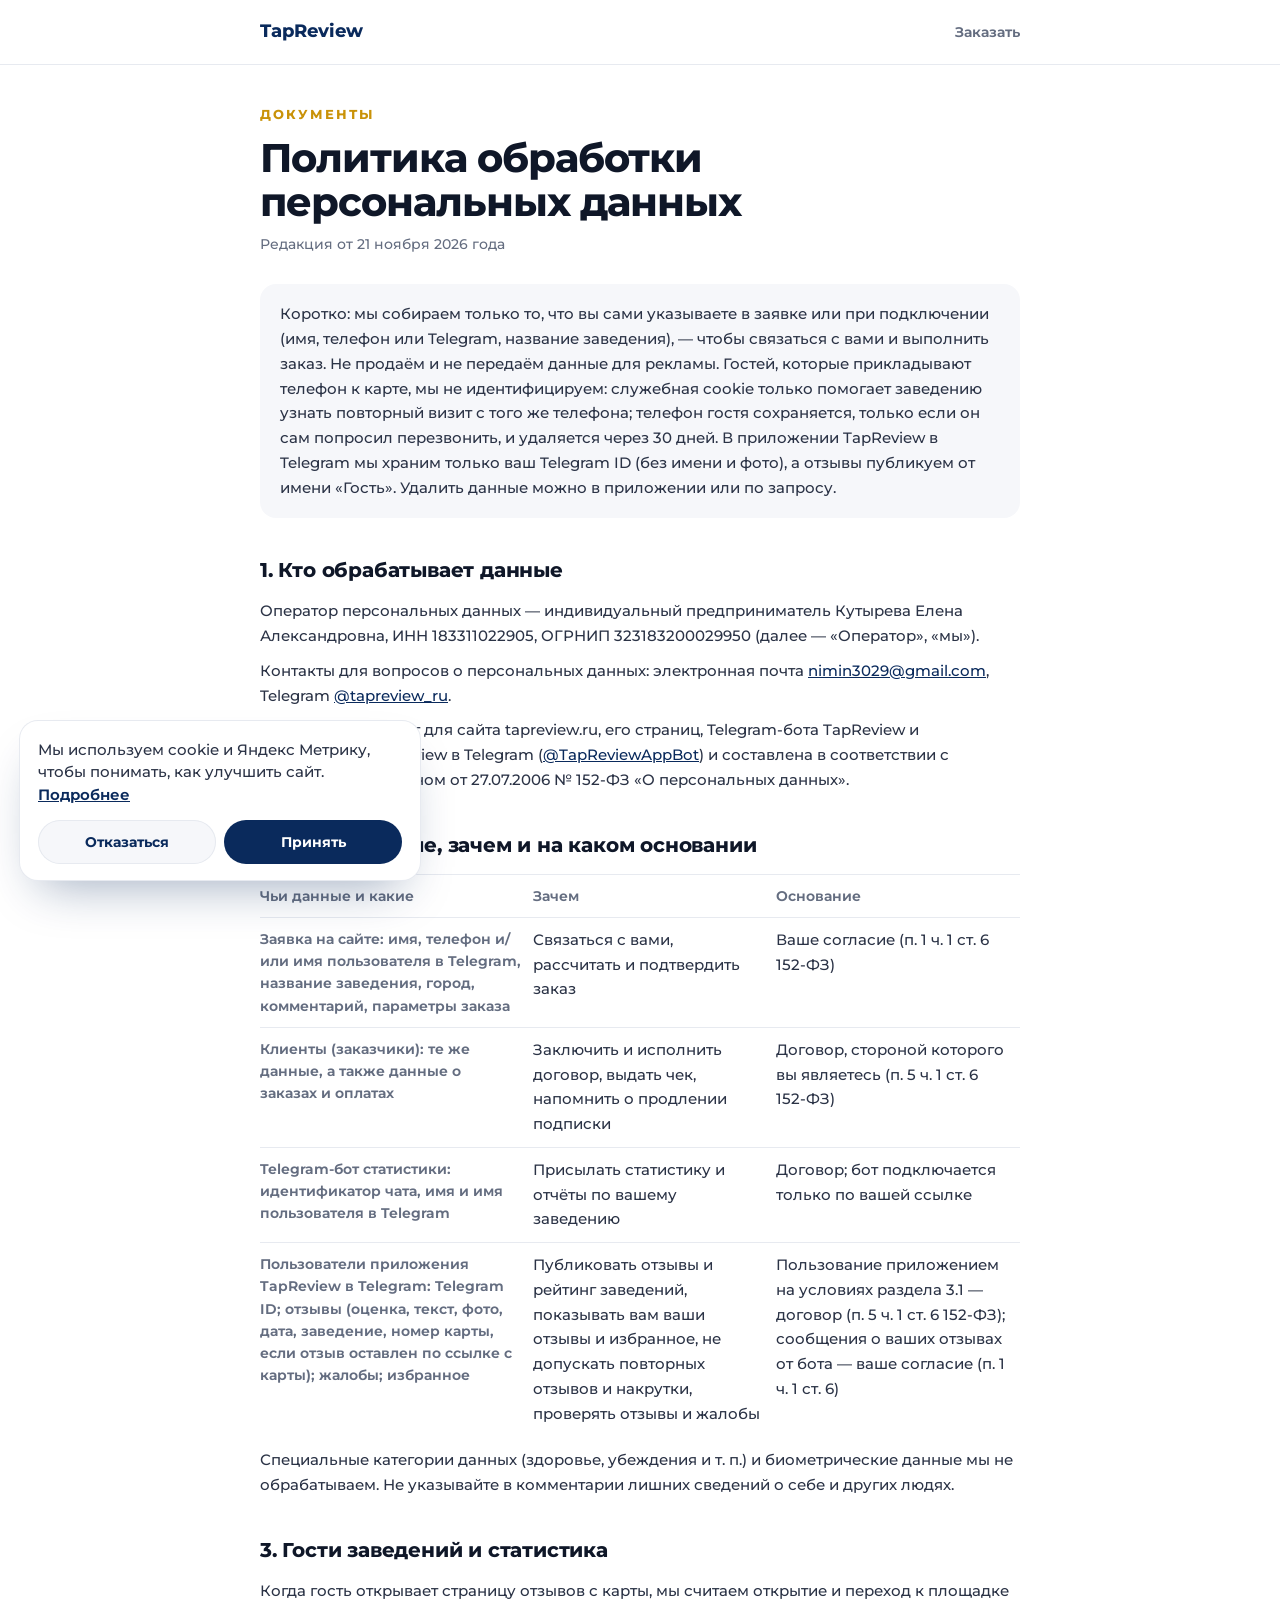
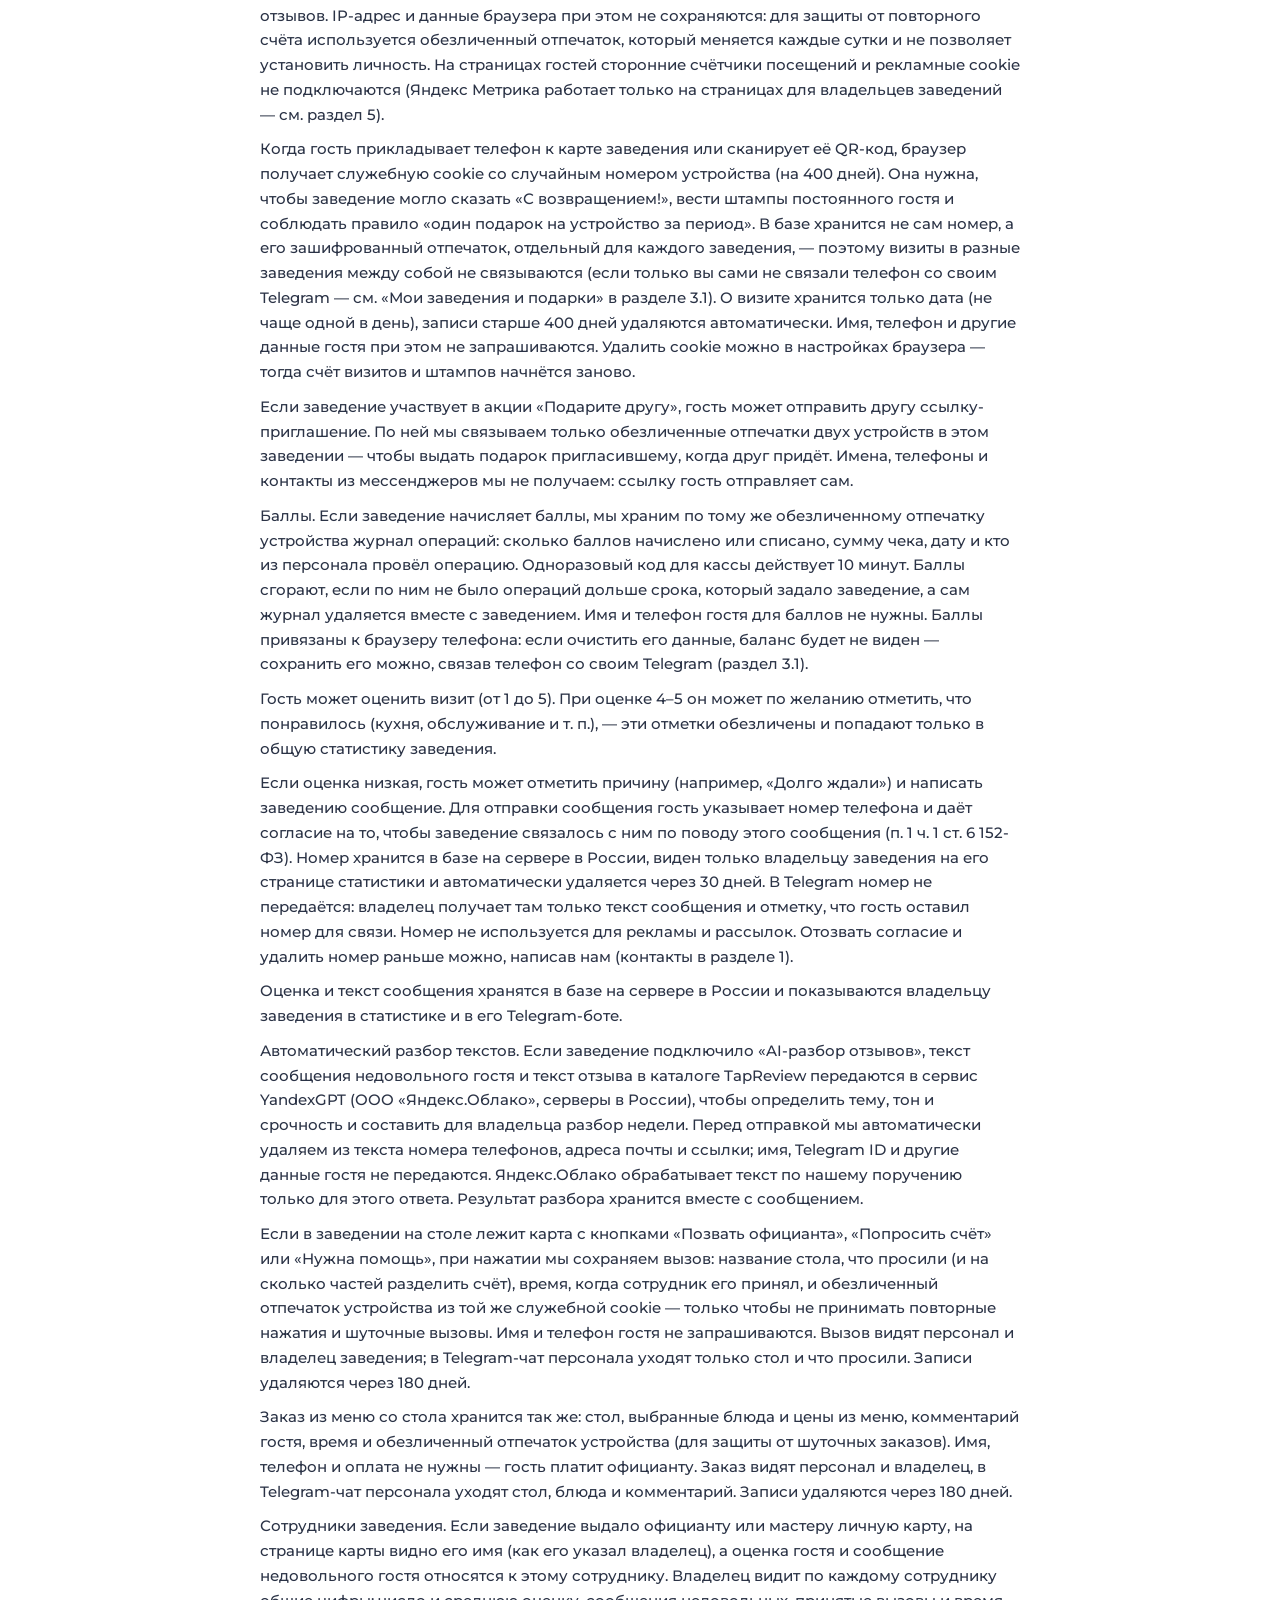
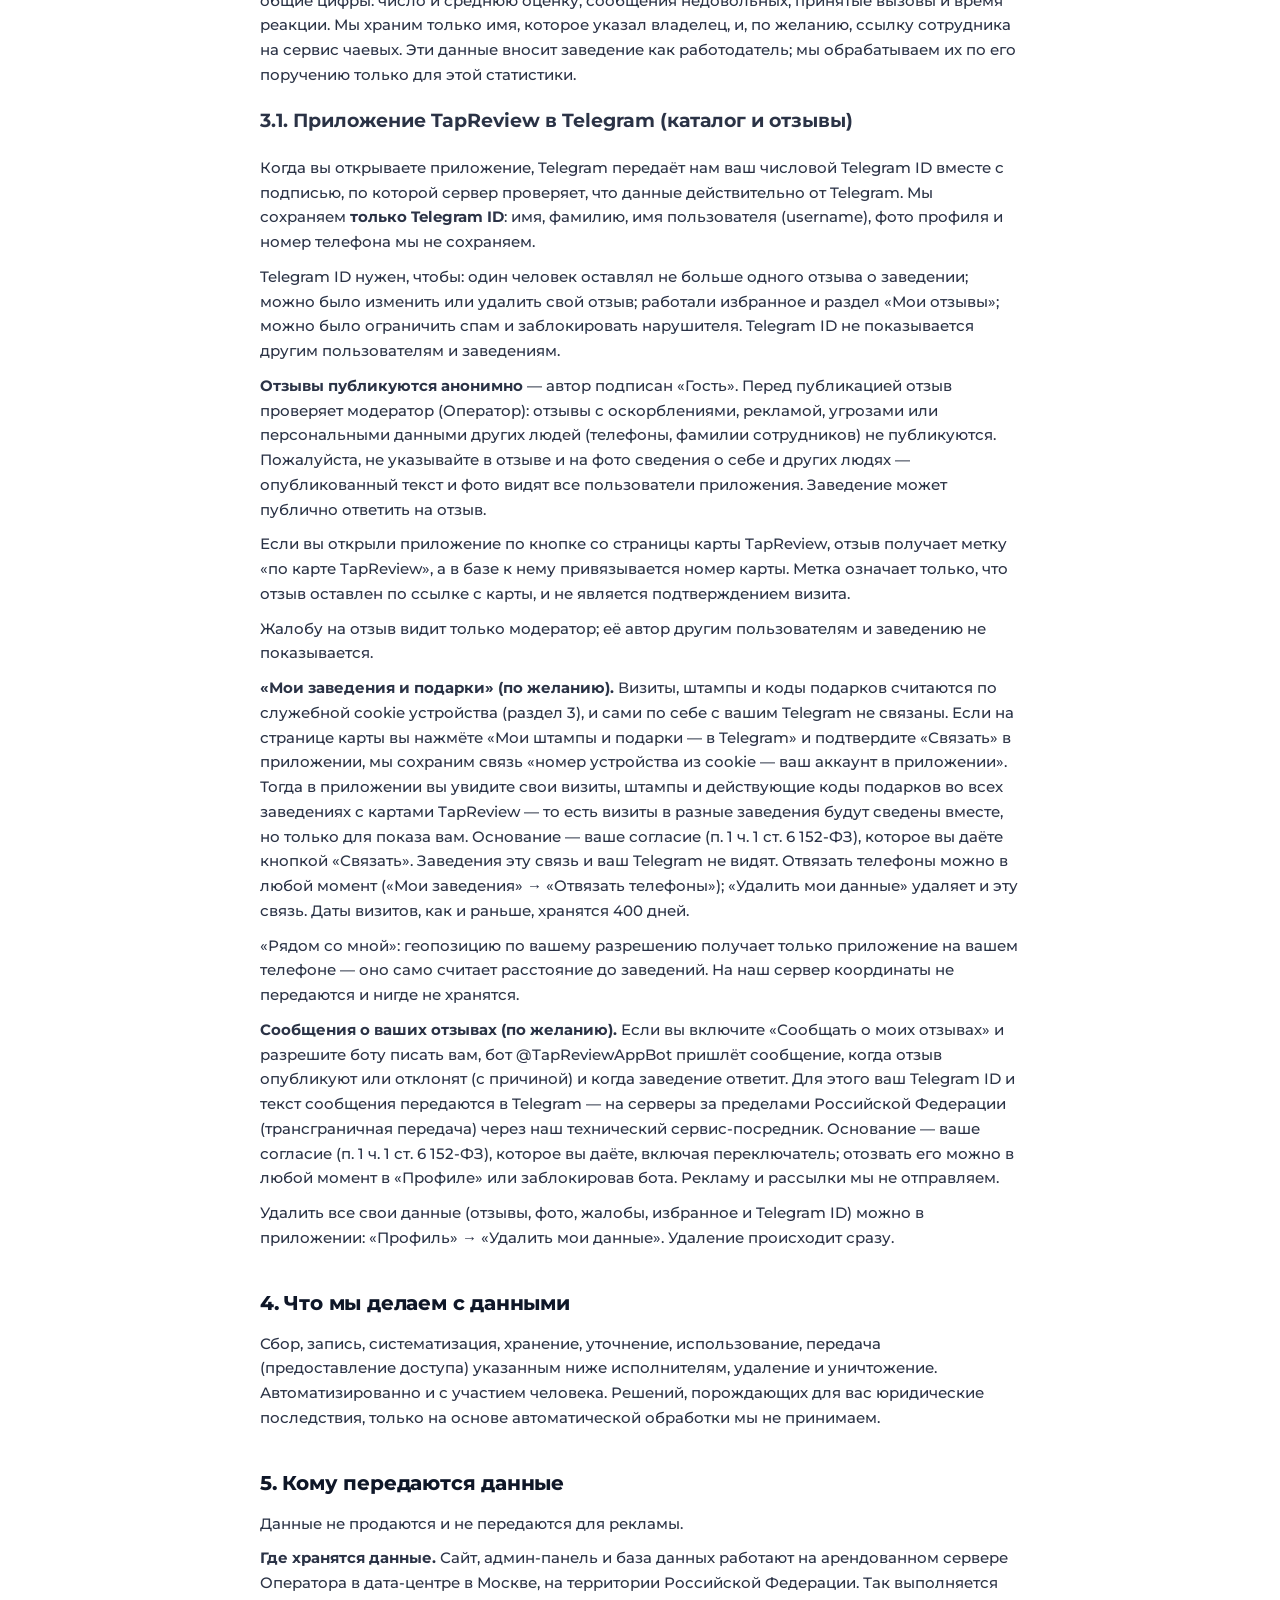
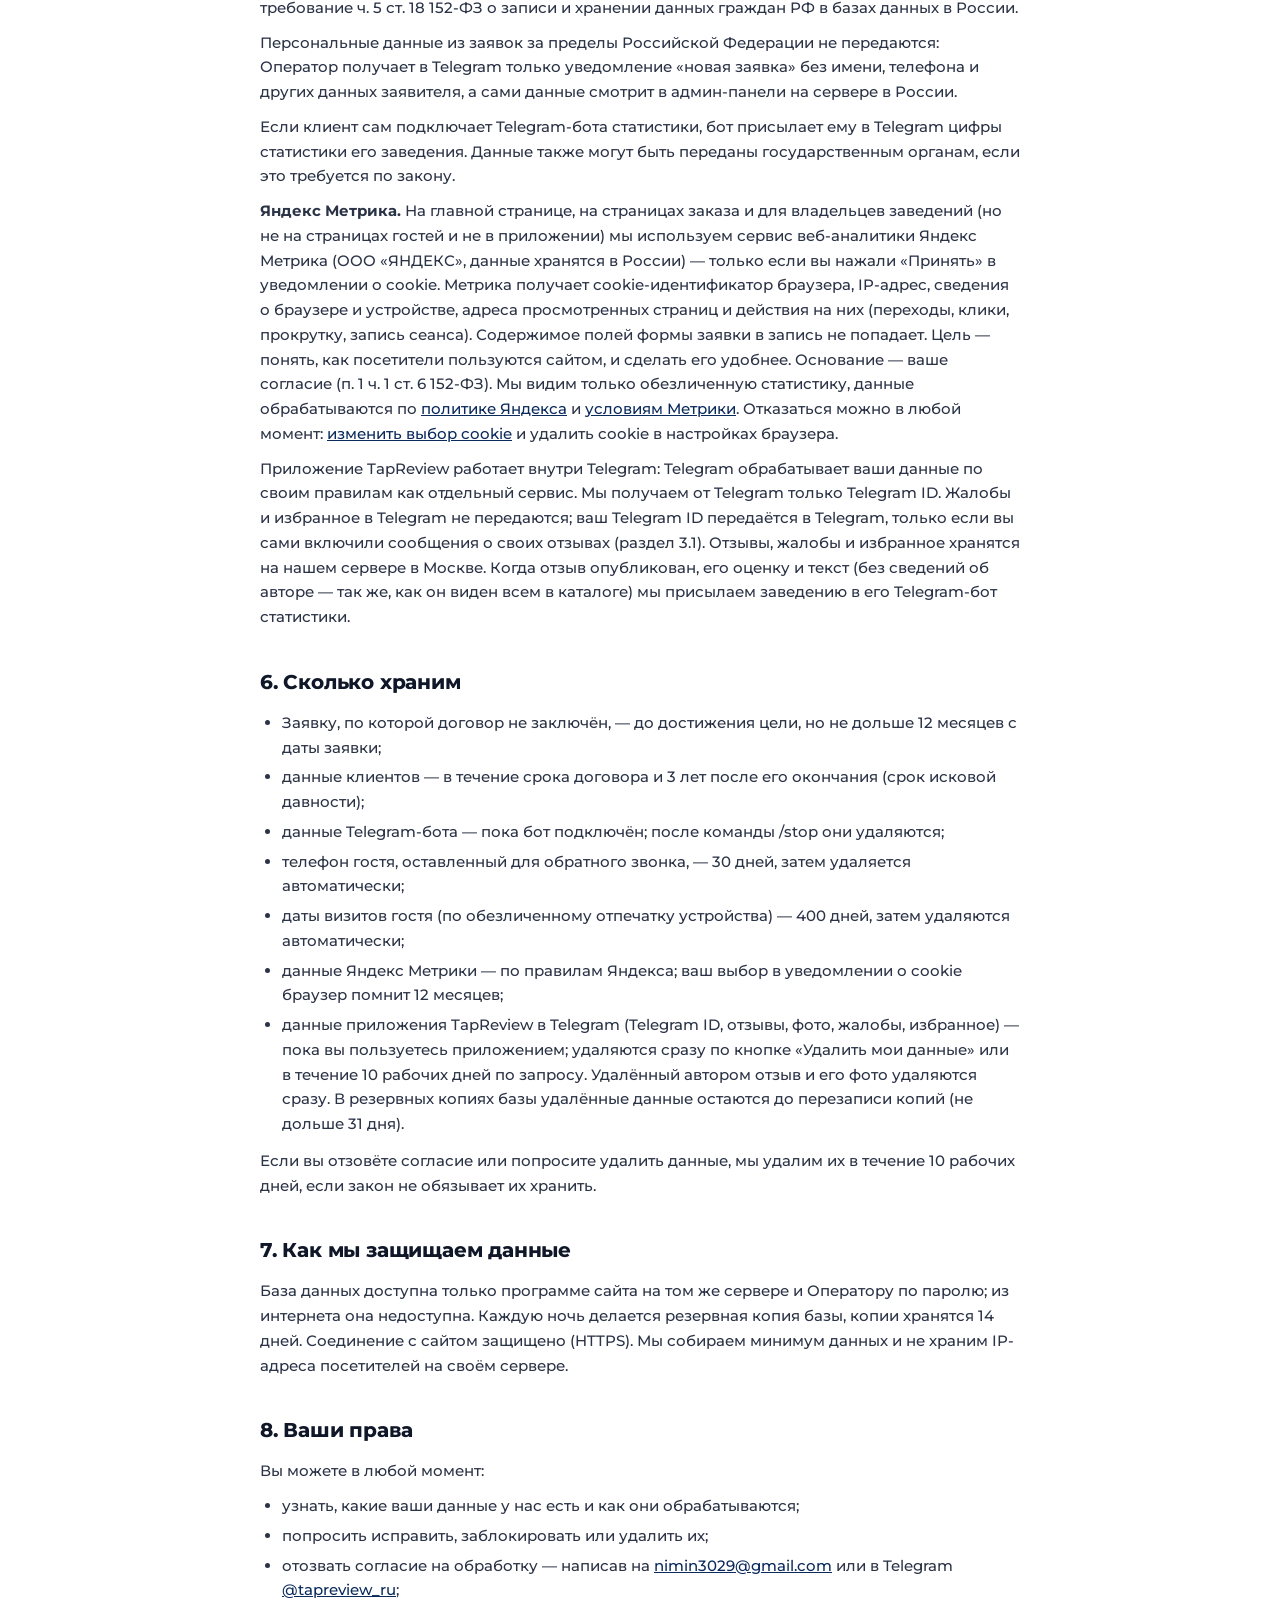
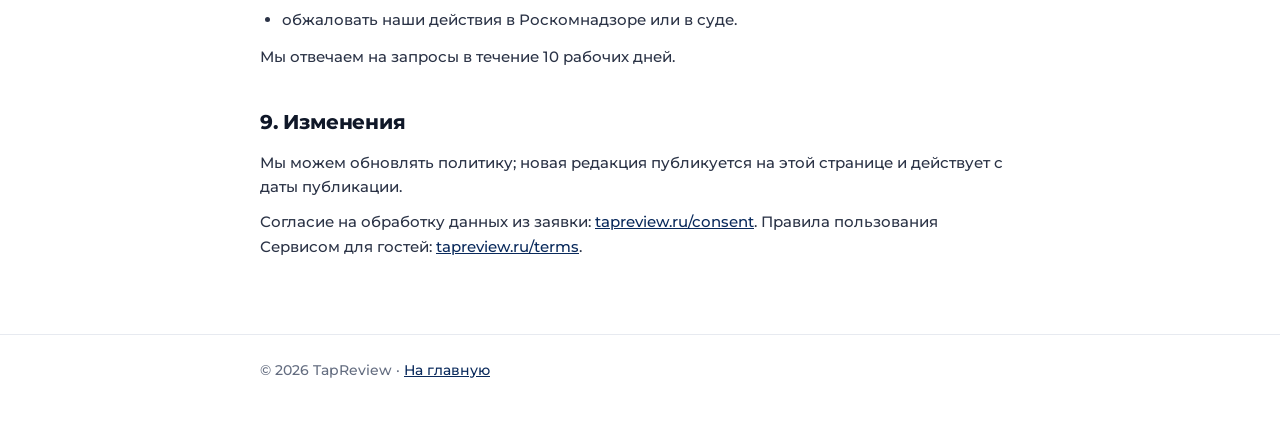
<file: privacy/index.html>
<!DOCTYPE html>
<html lang="ru">
<head>
  <meta charset="UTF-8">
  <meta name="viewport" content="width=device-width, initial-scale=1">
  <title>Политика обработки персональных данных — TapReview</title>
  <meta name="description" content="Какие персональные данные собирает TapReview, зачем, как хранит и как их удалить.">
  <meta name="theme-color" content="#0a2a5c">
  <link rel="canonical" href="https://tapreview.ru/privacy/">
  <link rel="icon" type="image/png" href="/assets/favicon.png">
  <style>
    @font-face { font-family: "Montserrat"; src: url("/fonts/montserrat-var-cyrillic.woff2") format("woff2"); font-weight: 100 900; font-display: swap; unicode-range: U+0301, U+0400-045F, U+0490-0491, U+04B0-04B1, U+2116; }
    @font-face { font-family: "Montserrat"; src: url("/fonts/montserrat-var-latin.woff2") format("woff2"); font-weight: 100 900; font-display: swap; unicode-range: U+0000-00FF, U+2000-206F, U+20BD; }
    :root { --navy: #0a2a5c; --gold: #c99208; --ink: #0f1728; --text: #2b3346; --muted: #646d80; --line: #e7eaf0; --soft: #f6f7fa; }
    * { box-sizing: border-box; }
    body { margin: 0; background: #fff; color: var(--text); font-family: "Montserrat", -apple-system, "Segoe UI", Roboto, Arial, sans-serif; font-weight: 500; line-height: 1.65; -webkit-font-smoothing: antialiased; }
    a { color: var(--navy); }
    .wrap { width: min(800px, 100%); margin: 0 auto; padding: 0 20px; }
    .header { border-bottom: 1px solid var(--line); }
    .header .wrap { display: flex; align-items: center; justify-content: space-between; height: 64px; }
    .logo { font-weight: 750; font-size: 18px; color: var(--navy); text-decoration: none; }
    .header nav a { font-size: 14px; font-weight: 650; color: var(--muted); text-decoration: none; }
    .doc { padding: 40px 0 64px; }
    .kicker { margin: 0 0 10px; color: var(--gold); font-size: 12.5px; font-weight: 750; letter-spacing: 0.16em; text-transform: uppercase; }
    h1 { margin: 0 0 8px; color: var(--ink); font-size: clamp(28px, 6vw, 40px); line-height: 1.12; font-weight: 750; letter-spacing: -0.025em; }
    .edition { margin: 0 0 28px; color: var(--muted); font-size: 14px; }
    .lead { margin: 0 0 32px; padding: 18px 20px; border-radius: 16px; background: var(--soft); font-size: 15px; }
    h2 { margin: 36px 0 12px; color: var(--ink); font-size: 20px; font-weight: 750; letter-spacing: -0.01em; }
    p, li, td, th { font-size: 15px; }
    p { margin: 0 0 10px; }
    ul { margin: 6px 0 12px; padding-left: 22px; }
    li { margin: 0 0 5px; }
    table { width: 100%; border-collapse: collapse; margin: 8px 0 12px; }
    th, td { padding: 10px 12px 10px 0; border-top: 1px solid var(--line); text-align: left; vertical-align: top; }
    th { color: var(--muted); font-weight: 650; font-size: 13.5px; }
    .fill { padding: 0 4px; border-radius: 4px; background: #fff1b8; outline: 1px dashed #d4a20a; }
    .footer { padding: 24px 0 40px; border-top: 1px solid var(--line); color: var(--muted); font-size: 14px; }
    @media (max-width: 560px) { table, tbody, tr, th, td { display: block; } th { padding-bottom: 0; border-top: 1px solid var(--line); } td { border-top: 0; padding-top: 4px; } thead { display: none; } }
  </style>
</head>
<body>
  <header class="header">
    <div class="wrap">
      <a class="logo" href="/">TapReview</a>
      <nav><a href="/order/">Заказать</a></nav>
    </div>
  </header>

  <main class="doc">
    <div class="wrap">
      <p class="kicker">Документы</p>
      <h1>Политика обработки персональных данных</h1>
      <p class="edition">Редакция от 21 ноября 2026 года</p>

      <p class="lead">
        Коротко: мы собираем только то, что вы сами указываете в заявке или при подключении (имя, телефон или Telegram,
        название заведения), — чтобы связаться с вами и выполнить заказ. Не продаём и не передаём данные для рекламы.
        Гостей, которые прикладывают телефон к карте, мы не идентифицируем: служебная cookie только помогает заведению
        узнать повторный визит с того же телефона; телефон гостя сохраняется, только если он сам
        попросил перезвонить, и удаляется через 30 дней. В приложении TapReview в Telegram мы храним только ваш
        Telegram ID (без имени и фото), а отзывы публикуем от имени «Гость». Удалить данные можно в приложении или по запросу.
      </p>

      <h2>1. Кто обрабатывает данные</h2>
      <p>Оператор персональных данных — индивидуальный предприниматель Кутырева Елена Александровна,
        ИНН 183311022905, ОГРНИП 323183200029950 (далее — «Оператор», «мы»).</p>
      <p>Контакты для вопросов о персональных данных: электронная почта <a href="mailto:nimin3029@gmail.com">nimin3029@gmail.com</a>,
        Telegram <a href="https://t.me/tapreview_ru">@tapreview_ru</a>.</p>
      <p>Политика действует для сайта tapreview.ru, его страниц, Telegram-бота TapReview и приложения TapReview в Telegram
        (<a href="https://t.me/TapReviewAppBot">@TapReviewAppBot</a>) и составлена в соответствии
        с Федеральным законом от 27.07.2006 № 152-ФЗ «О персональных данных».</p>

      <h2>2. Какие данные, зачем и на каком основании</h2>
      <table>
        <thead><tr><th>Чьи данные и какие</th><th>Зачем</th><th>Основание</th></tr></thead>
        <tbody>
          <tr>
            <th>Заявка на сайте: имя, телефон и/или имя пользователя в Telegram, название заведения, город, комментарий, параметры заказа</th>
            <td>Связаться с вами, рассчитать и подтвердить заказ</td>
            <td>Ваше согласие (п. 1 ч. 1 ст. 6 152-ФЗ)</td>
          </tr>
          <tr>
            <th>Клиенты (заказчики): те же данные, а также данные о заказах и оплатах</th>
            <td>Заключить и исполнить договор, выдать чек, напомнить о продлении подписки</td>
            <td>Договор, стороной которого вы являетесь (п. 5 ч. 1 ст. 6 152-ФЗ)</td>
          </tr>
          <tr>
            <th>Telegram-бот статистики: идентификатор чата, имя и имя пользователя в Telegram</th>
            <td>Присылать статистику и отчёты по вашему заведению</td>
            <td>Договор; бот подключается только по вашей ссылке</td>
          </tr>
          <tr>
            <th>Пользователи приложения TapReview в Telegram: Telegram ID; отзывы (оценка, текст, фото, дата, заведение,
              номер карты, если отзыв оставлен по ссылке с карты); жалобы; избранное</th>
            <td>Публиковать отзывы и рейтинг заведений, показывать вам ваши отзывы и избранное, не допускать повторных
              отзывов и накрутки, проверять отзывы и жалобы</td>
            <td>Пользование приложением на условиях раздела 3.1 — договор (п. 5 ч. 1 ст. 6 152-ФЗ);
              сообщения о ваших отзывах от бота — ваше согласие (п. 1 ч. 1 ст. 6)</td>
          </tr>
        </tbody>
      </table>
      <p>Специальные категории данных (здоровье, убеждения и т. п.) и биометрические данные мы не обрабатываем.
        Не указывайте в комментарии лишних сведений о себе и других людях.</p>

      <h2>3. Гости заведений и статистика</h2>
      <p>Когда гость открывает страницу отзывов с карты, мы считаем открытие и переход к площадке отзывов.
        IP-адрес и данные браузера при этом не сохраняются: для защиты от повторного счёта используется обезличенный
        отпечаток, который меняется каждые сутки и не позволяет установить личность. На страницах гостей сторонние счётчики посещений
        и рекламные cookie не подключаются (Яндекс Метрика работает только на страницах для владельцев заведений — см. раздел 5).</p>
      <p id="cookie">Когда гость прикладывает телефон к карте заведения или сканирует её QR-код, браузер получает служебную
        cookie со случайным номером устройства (на 400 дней). Она нужна, чтобы заведение могло сказать «С возвращением!»,
        вести штампы постоянного гостя и соблюдать правило «один подарок на устройство за период». В базе хранится не сам
        номер, а его зашифрованный отпечаток, отдельный для каждого заведения, — поэтому визиты в разные заведения между
        собой не связываются (если только вы сами не связали телефон со своим Telegram — см. «Мои заведения и подарки» в разделе 3.1). О визите хранится только дата (не чаще одной в день), записи старше 400 дней удаляются
        автоматически. Имя, телефон и другие данные гостя при этом не запрашиваются. Удалить cookie можно в настройках
        браузера — тогда счёт визитов и штампов начнётся заново.</p>
      <p>Если заведение участвует в акции «Подарите другу», гость может отправить другу ссылку-приглашение. По ней мы
        связываем только обезличенные отпечатки двух устройств в этом заведении — чтобы выдать подарок пригласившему,
        когда друг придёт. Имена, телефоны и контакты из мессенджеров мы не получаем: ссылку гость отправляет сам.</p>
      <p id="points">Баллы. Если заведение начисляет баллы, мы храним по тому же обезличенному отпечатку устройства журнал операций:
        сколько баллов начислено или списано, сумму чека, дату и кто из персонала провёл операцию. Одноразовый код для кассы
        действует 10 минут. Баллы сгорают, если по ним не было операций дольше срока, который задало заведение, а сам журнал
        удаляется вместе с заведением. Имя и телефон гостя для баллов не нужны. Баллы привязаны к браузеру телефона: если очистить
        его данные, баланс будет не виден — сохранить его можно, связав телефон со своим Telegram (раздел 3.1).</p>
      <p>Гость может оценить визит (от 1 до 5). При оценке 4–5 он может по желанию отметить, что понравилось
        (кухня, обслуживание и т. п.), — эти отметки обезличены и попадают только в общую статистику заведения.</p>
      <p id="guests">Если оценка низкая, гость может отметить причину (например, «Долго ждали») и написать заведению сообщение.
        Для отправки сообщения гость указывает номер телефона и даёт согласие
        на то, чтобы заведение связалось с ним по поводу этого сообщения (п. 1 ч. 1 ст. 6 152-ФЗ).
        Номер хранится в базе на сервере в России, виден только владельцу заведения на его странице статистики
        и автоматически удаляется через 30 дней. В Telegram номер не передаётся: владелец получает там только текст
        сообщения и отметку, что гость оставил номер для связи. Номер не используется для рекламы и рассылок.
        Отозвать согласие и удалить номер раньше можно, написав нам (контакты в разделе 1).</p>
      <p>Оценка и текст сообщения хранятся в базе на сервере в России и показываются владельцу заведения
        в статистике и в его Telegram-боте.</p>
      <p id="ai">Автоматический разбор текстов. Если заведение подключило «AI-разбор отзывов», текст сообщения недовольного гостя
        и текст отзыва в каталоге TapReview передаются в сервис YandexGPT (ООО «Яндекс.Облако», серверы в России), чтобы определить
        тему, тон и срочность и составить для владельца разбор недели. Перед отправкой мы автоматически удаляем из текста номера
        телефонов, адреса почты и ссылки; имя, Telegram ID и другие данные гостя не передаются. Яндекс.Облако обрабатывает текст
        по нашему поручению только для этого ответа. Результат разбора хранится вместе с сообщением.</p>
      <p id="calls">Если в заведении на столе лежит карта с кнопками «Позвать официанта», «Попросить счёт» или «Нужна помощь»,
        при нажатии мы сохраняем вызов: название стола, что просили (и на сколько частей разделить счёт), время,
        когда сотрудник его принял, и обезличенный отпечаток устройства из той же служебной cookie — только чтобы
        не принимать повторные нажатия и шуточные вызовы. Имя и телефон гостя не запрашиваются. Вызов видят персонал
        и владелец заведения; в Telegram-чат персонала уходят только стол и что просили. Записи удаляются через 180 дней.</p>
      <p id="table-orders">Заказ из меню со стола хранится так же: стол, выбранные блюда и цены из меню, комментарий гостя, время и
        обезличенный отпечаток устройства (для защиты от шуточных заказов). Имя, телефон и оплата не нужны — гость платит официанту.
        Заказ видят персонал и владелец, в Telegram-чат персонала уходят стол, блюда и комментарий. Записи удаляются через 180 дней.</p>
      <p id="staff">Сотрудники заведения. Если заведение выдало официанту или мастеру личную карту, на странице карты видно его имя
        (как его указал владелец), а оценка гостя и сообщение недовольного гостя относятся к этому сотруднику. Владелец видит
        по каждому сотруднику общие цифры: число и среднюю оценку, сообщения недовольных, принятые вызовы и время реакции.
        Мы храним только имя, которое указал владелец, и, по желанию, ссылку сотрудника на сервис чаевых. Эти данные вносит
        заведение как работодатель; мы обрабатываем их по его поручению только для этой статистики.</p>

      <h3 id="app">3.1. Приложение TapReview в Telegram (каталог и отзывы)</h3>
      <p>Когда вы открываете приложение, Telegram передаёт нам ваш числовой Telegram ID вместе с подписью, по которой
        сервер проверяет, что данные действительно от Telegram. Мы сохраняем <b>только Telegram ID</b>: имя, фамилию,
        имя пользователя (username), фото профиля и номер телефона мы не сохраняем.</p>
      <p>Telegram ID нужен, чтобы: один человек оставлял не больше одного отзыва о заведении; можно было изменить
        или удалить свой отзыв; работали избранное и раздел «Мои отзывы»; можно было ограничить спам и заблокировать
        нарушителя. Telegram ID не показывается другим пользователям и заведениям.</p>
      <p><b>Отзывы публикуются анонимно</b> — автор подписан «Гость». Перед публикацией отзыв проверяет модератор (Оператор):
        отзывы с оскорблениями, рекламой, угрозами или персональными данными других людей (телефоны, фамилии сотрудников)
        не публикуются. Пожалуйста, не указывайте в отзыве и на фото сведения о себе и других людях — опубликованный текст
        и фото видят все пользователи приложения. Заведение может публично ответить на отзыв.</p>
      <p>Если вы открыли приложение по кнопке со страницы карты TapReview, отзыв получает метку «по карте TapReview»,
        а в базе к нему привязывается номер карты. Метка означает только, что отзыв оставлен по ссылке с карты, и не является
        подтверждением визита.</p>
      <p>Жалобу на отзыв видит только модератор; её автор другим пользователям и заведению не показывается.</p>
      <p id="app-visits"><b>«Мои заведения и подарки» (по желанию).</b> Визиты, штампы и коды подарков считаются по служебной
        cookie устройства (раздел 3), и сами по себе с вашим Telegram не связаны. Если на странице карты вы нажмёте
        «Мои штампы и подарки — в Telegram» и подтвердите «Связать» в приложении, мы сохраним связь «номер устройства из cookie —
        ваш аккаунт в приложении». Тогда в приложении вы увидите свои визиты, штампы и действующие коды подарков во всех
        заведениях с картами TapReview — то есть визиты в разные заведения будут сведены вместе, но только для показа вам.
        Основание — ваше согласие (п. 1 ч. 1 ст. 6 152-ФЗ), которое вы даёте кнопкой «Связать». Заведения эту связь и ваш Telegram
        не видят. Отвязать телефоны можно в любой момент («Мои заведения» → «Отвязать телефоны»); «Удалить мои данные» удаляет
        и эту связь. Даты визитов, как и раньше, хранятся 400 дней.</p>
      <p id="app-geo">«Рядом со мной»: геопозицию по вашему разрешению получает только приложение на вашем телефоне — оно
        само считает расстояние до заведений. На наш сервер координаты не передаются и нигде не хранятся.</p>
      <p id="app-notify"><b>Сообщения о ваших отзывах (по желанию).</b> Если вы включите «Сообщать о моих отзывах» и разрешите
        боту писать вам, бот @TapReviewAppBot пришлёт сообщение, когда отзыв опубликуют или отклонят (с причиной) и когда
        заведение ответит. Для этого ваш Telegram ID и текст сообщения передаются в Telegram — на серверы за пределами
        Российской Федерации (трансграничная передача) через наш технический сервис-посредник. Основание — ваше согласие
        (п. 1 ч. 1 ст. 6 152-ФЗ), которое вы даёте, включая переключатель; отозвать его можно в любой момент в «Профиле»
        или заблокировав бота. Рекламу и рассылки мы не отправляем.</p>
      <p>Удалить все свои данные (отзывы, фото, жалобы, избранное и Telegram ID) можно в приложении: «Профиль» →
        «Удалить мои данные». Удаление происходит сразу.</p>

      <h2>4. Что мы делаем с данными</h2>
      <p>Сбор, запись, систематизация, хранение, уточнение, использование, передача (предоставление доступа) указанным
        ниже исполнителям, удаление и уничтожение. Автоматизированно и с участием человека.
        Решений, порождающих для вас юридические последствия, только на основе автоматической обработки мы не принимаем.</p>

      <h2>5. Кому передаются данные</h2>
      <p>Данные не продаются и не передаются для рекламы.</p>
      <p><b>Где хранятся данные.</b> Сайт, админ-панель и база данных работают на арендованном сервере Оператора
        в дата-центре в Москве, на территории Российской Федерации. Так выполняется требование ч. 5 ст. 18 152-ФЗ
        о записи и хранении данных граждан РФ в базах данных в России.</p>
      <p>Персональные данные из заявок за пределы Российской Федерации не передаются: Оператор получает в Telegram только
        уведомление «новая заявка» без имени, телефона и других данных заявителя, а сами данные смотрит в админ-панели
        на сервере в России.</p>
      <p>Если клиент сам подключает Telegram-бота статистики, бот присылает ему в Telegram цифры статистики его заведения.
        Данные также могут быть переданы государственным органам, если это требуется по закону.</p>
      <p id="metrika"><b>Яндекс Метрика.</b> На главной странице, на страницах заказа и для владельцев заведений
        (но не на страницах гостей и не в приложении) мы используем сервис веб-аналитики Яндекс Метрика (ООО «ЯНДЕКС»,
        данные хранятся в России) — только если вы нажали «Принять» в уведомлении о cookie. Метрика получает cookie-идентификатор
        браузера, IP-адрес, сведения о браузере и устройстве, адреса просмотренных страниц и действия на них (переходы, клики,
        прокрутку, запись сеанса). Содержимое полей формы заявки в запись не попадает. Цель — понять, как посетители пользуются
        сайтом, и сделать его удобнее. Основание — ваше согласие (п. 1 ч. 1 ст. 6 152-ФЗ). Мы видим только обезличенную статистику,
        данные обрабатываются по <a href="https://yandex.ru/legal/confidential/" target="_blank" rel="noopener">политике Яндекса</a>
        и <a href="https://yandex.ru/legal/metrica_termsofuse/" target="_blank" rel="noopener">условиям Метрики</a>.
        Отказаться можно в любой момент: <a href="#metrika" data-cookie-settings>изменить выбор cookie</a> и удалить cookie
        в настройках браузера.</p>
      <p>Приложение TapReview работает внутри Telegram: Telegram обрабатывает ваши данные по своим правилам как отдельный
        сервис. Мы получаем от Telegram только Telegram ID. Жалобы и избранное в Telegram не передаются; ваш Telegram ID
        передаётся в Telegram, только если вы сами включили сообщения о своих отзывах (раздел 3.1).
        Отзывы, жалобы и избранное хранятся на нашем сервере в Москве. Когда отзыв опубликован, его оценку и текст
        (без сведений об авторе — так же, как он виден всем в каталоге) мы присылаем заведению в его Telegram-бот статистики.</p>

      <h2>6. Сколько храним</h2>
      <ul>
        <li>Заявку, по которой договор не заключён, — до достижения цели, но не дольше 12 месяцев с даты заявки;</li>
        <li>данные клиентов — в течение срока договора и 3 лет после его окончания (срок исковой давности);</li>
        <li>данные Telegram-бота — пока бот подключён; после команды /stop они удаляются;</li>
        <li>телефон гостя, оставленный для обратного звонка, — 30 дней, затем удаляется автоматически;</li>
        <li>даты визитов гостя (по обезличенному отпечатку устройства) — 400 дней, затем удаляются автоматически;</li>
        <li>данные Яндекс Метрики — по правилам Яндекса; ваш выбор в уведомлении о cookie браузер помнит 12 месяцев;</li>
        <li>данные приложения TapReview в Telegram (Telegram ID, отзывы, фото, жалобы, избранное) — пока вы пользуетесь
          приложением; удаляются сразу по кнопке «Удалить мои данные» или в течение 10 рабочих дней по запросу.
          Удалённый автором отзыв и его фото удаляются сразу. В резервных копиях базы удалённые данные остаются
          до перезаписи копий (не дольше 31 дня).</li>
      </ul>
      <p>Если вы отзовёте согласие или попросите удалить данные, мы удалим их в течение 10 рабочих дней,
        если закон не обязывает их хранить.</p>

      <h2>7. Как мы защищаем данные</h2>
      <p>База данных доступна только программе сайта на том же сервере и Оператору по паролю; из интернета она недоступна.
        Каждую ночь делается резервная копия базы, копии хранятся 14 дней.
        Соединение с сайтом защищено (HTTPS). Мы собираем минимум данных и не храним IP-адреса посетителей на своём сервере.</p>

      <h2>8. Ваши права</h2>
      <p>Вы можете в любой момент:</p>
      <ul>
        <li>узнать, какие ваши данные у нас есть и как они обрабатываются;</li>
        <li>попросить исправить, заблокировать или удалить их;</li>
        <li>отозвать согласие на обработку — написав на <a href="mailto:nimin3029@gmail.com">nimin3029@gmail.com</a> или в Telegram
          <a href="https://t.me/tapreview_ru">@tapreview_ru</a>;</li>
        <li>обжаловать наши действия в Роскомнадзоре или в суде.</li>
      </ul>
      <p>Мы отвечаем на запросы в течение 10 рабочих дней.</p>

      <h2>9. Изменения</h2>
      <p>Мы можем обновлять политику; новая редакция публикуется на этой странице и действует с даты публикации.</p>
      <p>Согласие на обработку данных из заявки: <a href="/consent/">tapreview.ru/consent</a>. Правила пользования Сервисом для гостей: <a href="/terms/">tapreview.ru/terms</a>.</p>
    </div>
  </main>

  <footer class="footer">
    <div class="wrap">© 2026 TapReview · <a href="/">На главную</a></div>
  </footer>
  <script src="/assets/consent.js" defer></script>
</body>
</html>
</file>
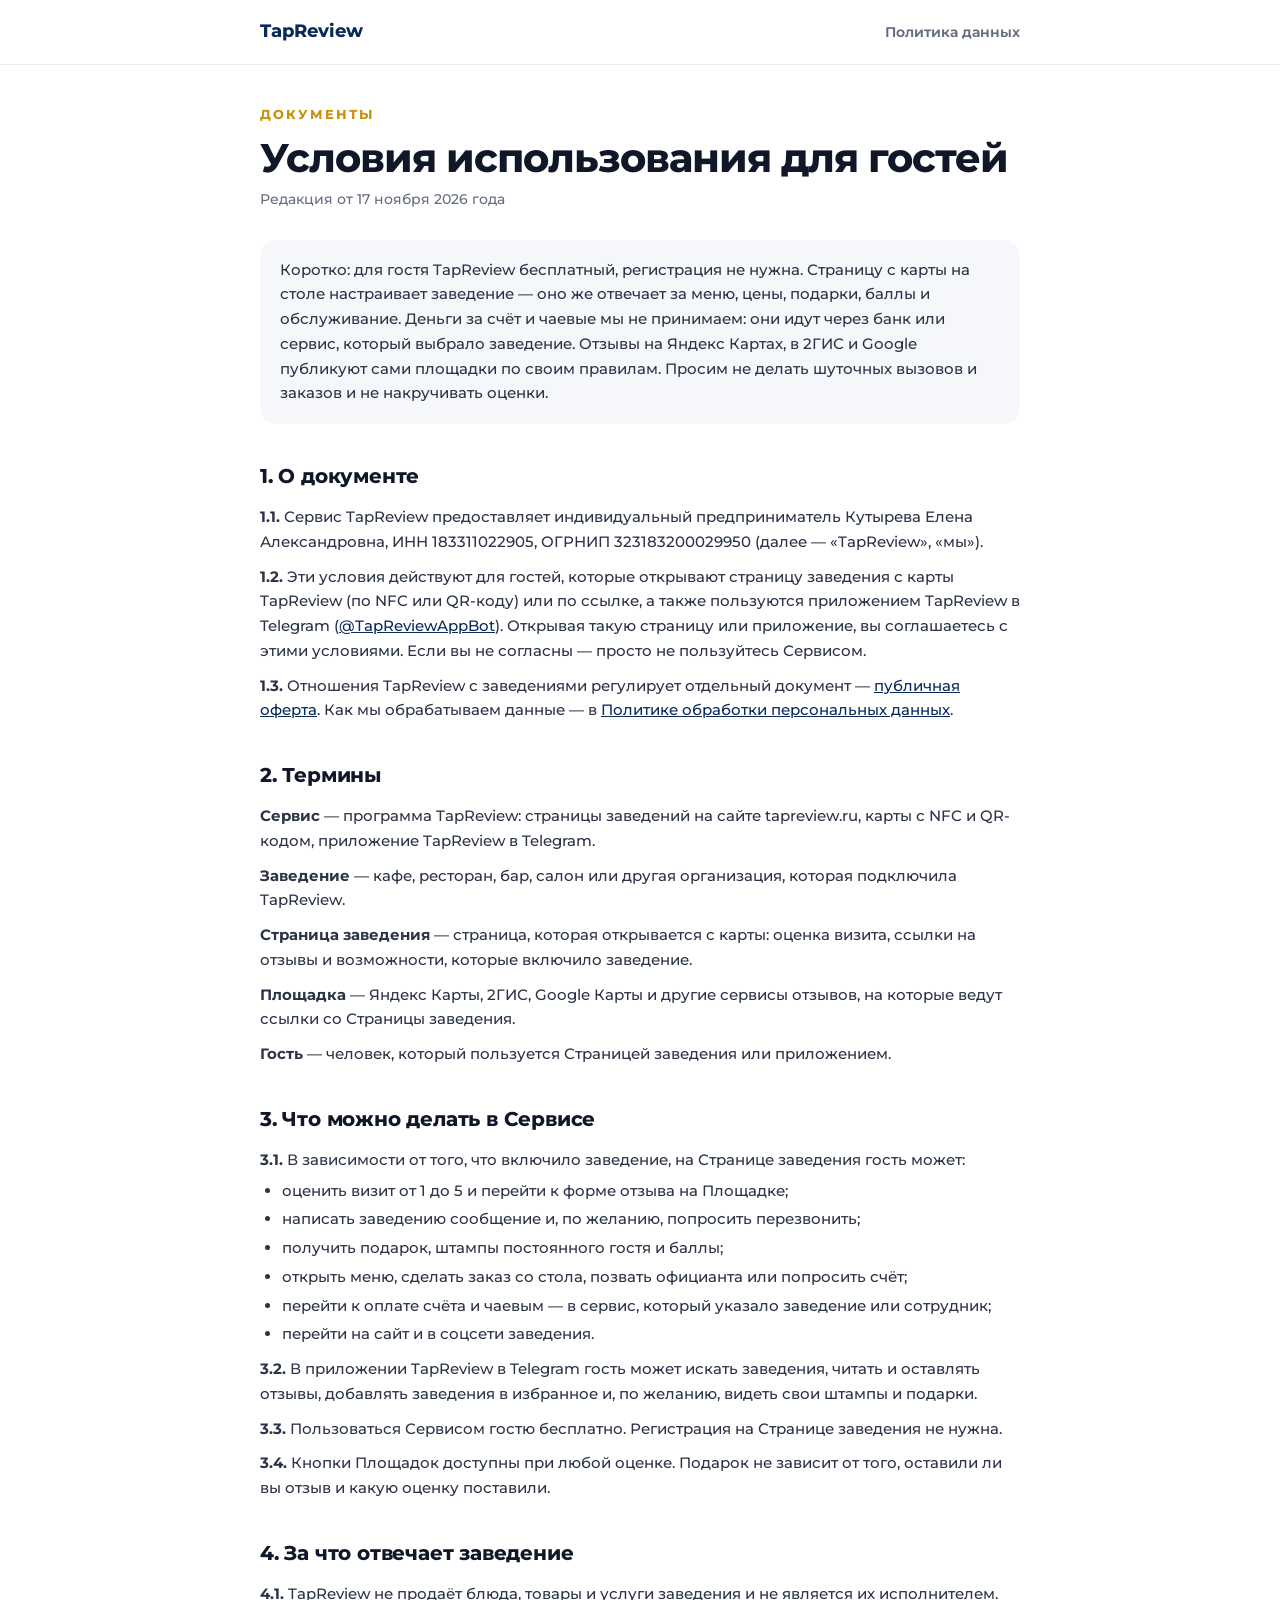
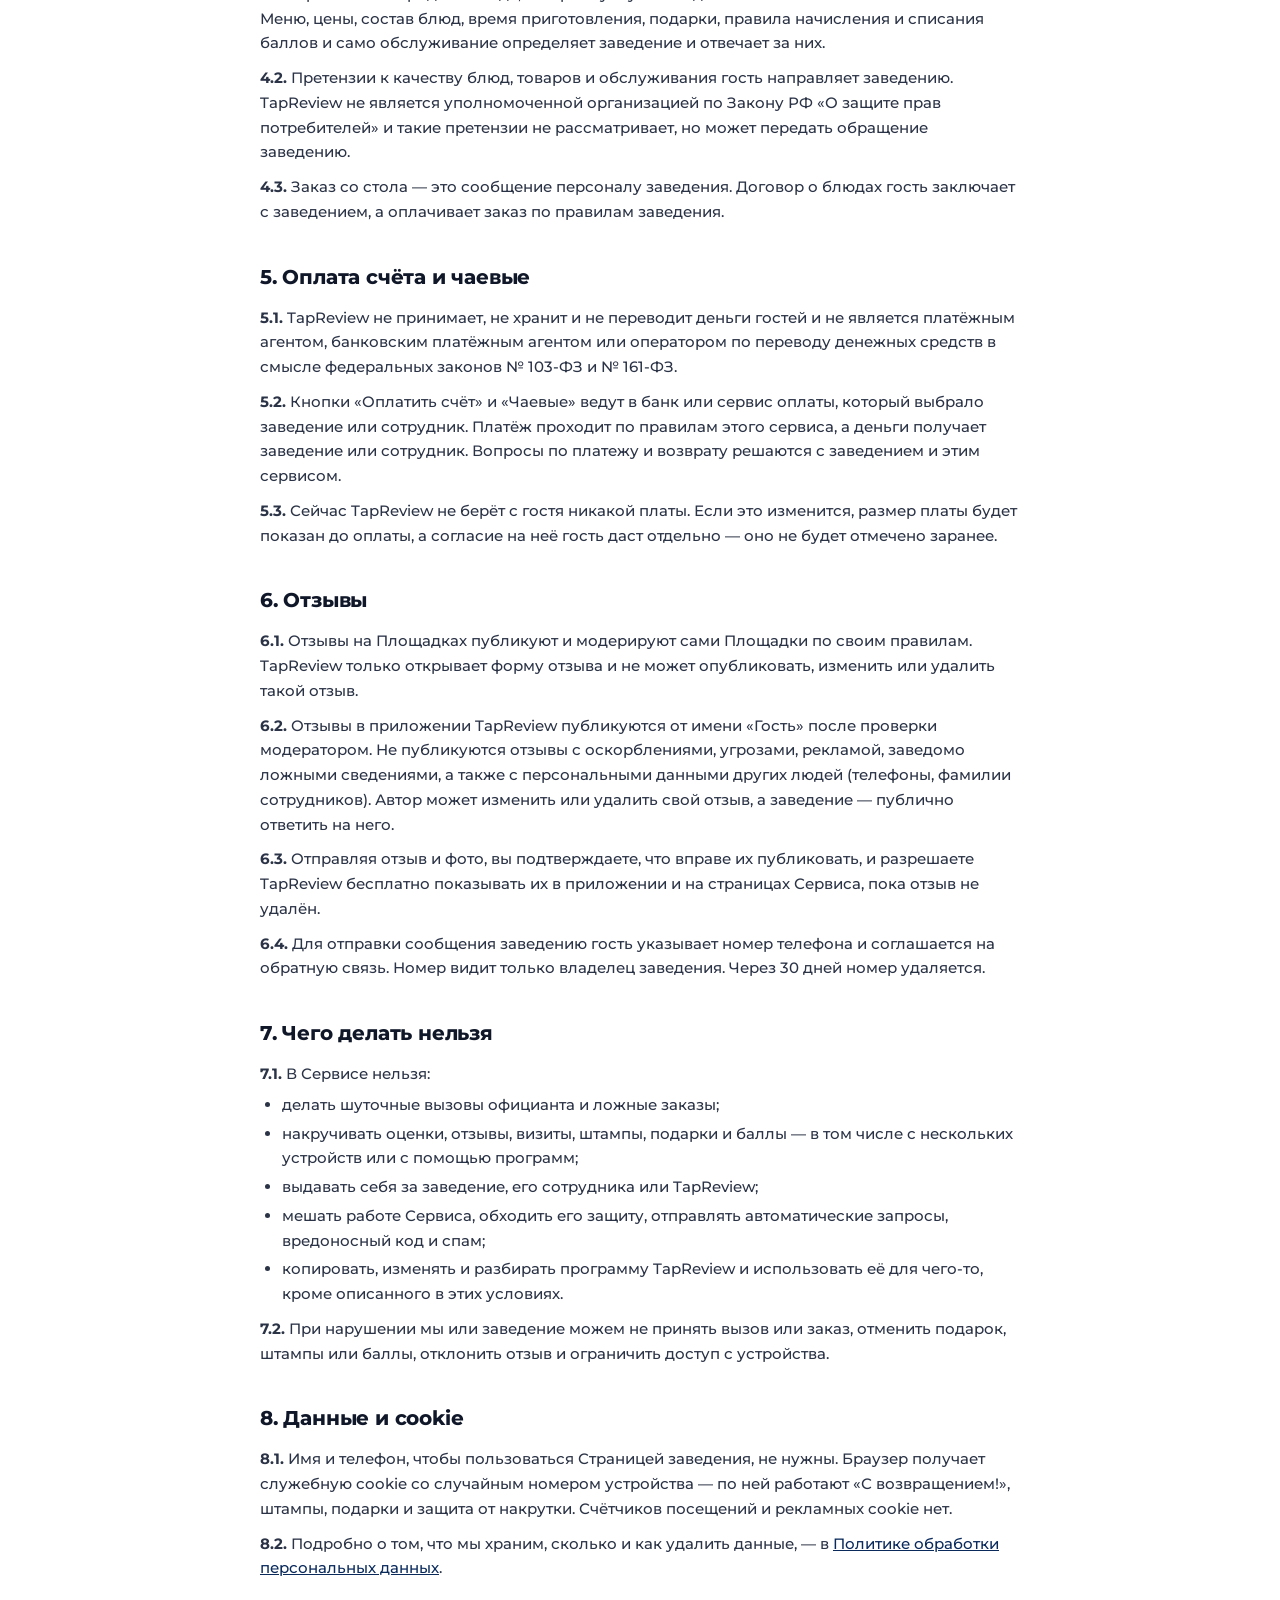
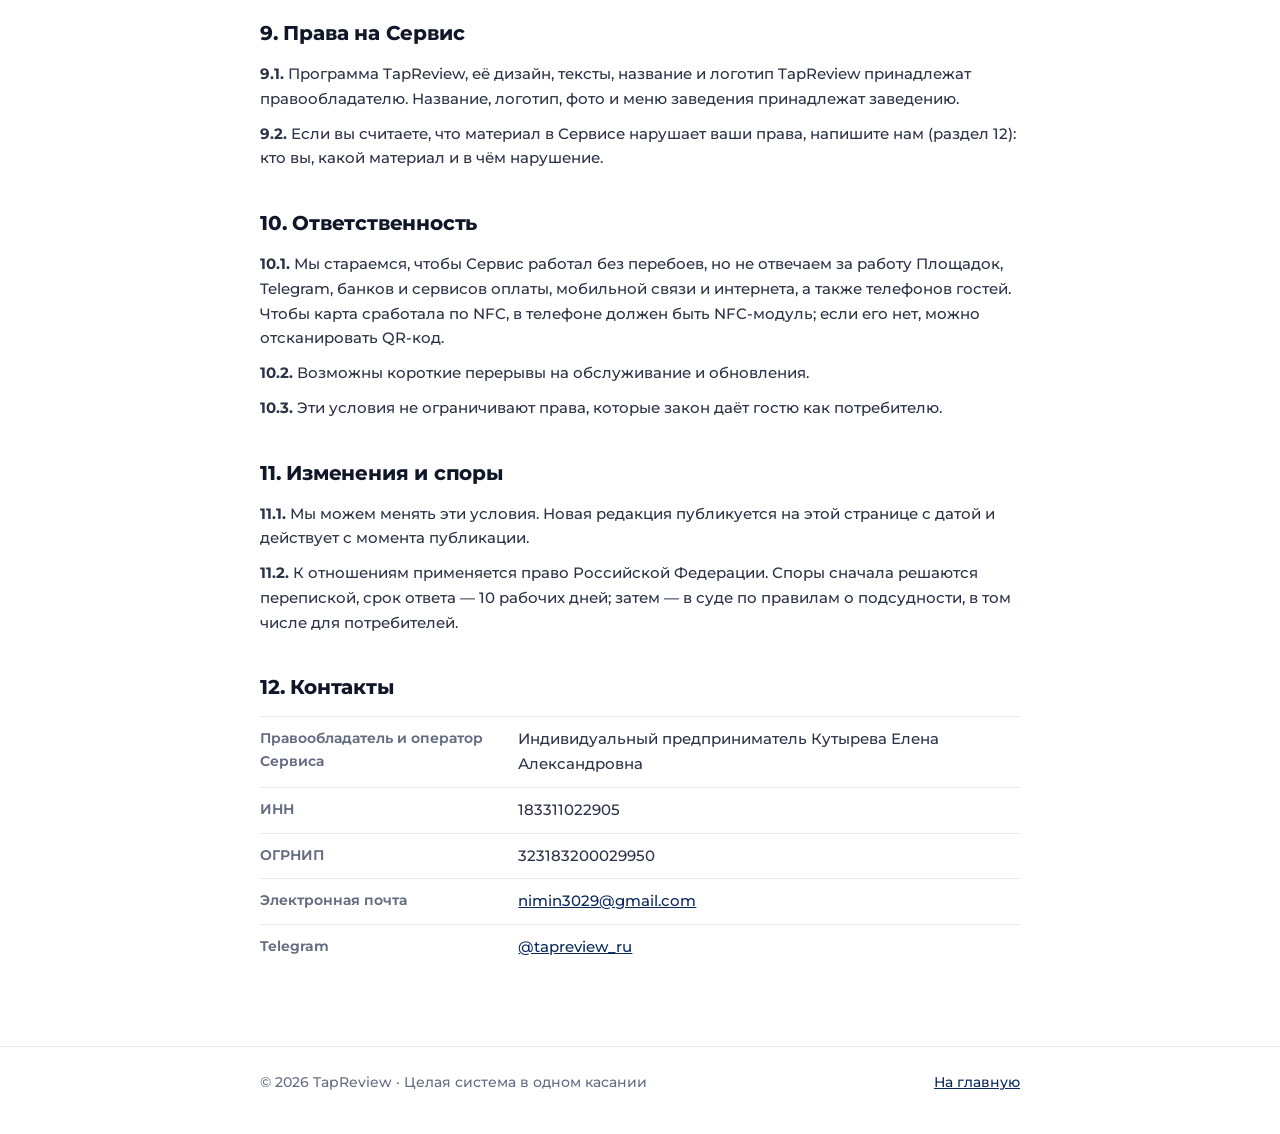
<file: terms/index.html>
<!DOCTYPE html>
<html lang="ru">
<head>
  <meta charset="UTF-8">
  <meta name="viewport" content="width=device-width, initial-scale=1">
  <title>Условия использования для гостей — TapReview</title>
  <meta name="description" content="Правила пользования страницами заведений TapReview, картами на столах и приложением TapReview в Telegram.">
  <meta name="theme-color" content="#0a2a5c">
  <link rel="canonical" href="https://tapreview.ru/terms/">
  <link rel="icon" type="image/png" href="/assets/favicon.png">
  <style>
    @font-face { font-family: "Montserrat"; src: url("/fonts/montserrat-var-cyrillic.woff2") format("woff2"); font-weight: 100 900; font-display: swap; unicode-range: U+0301, U+0400-045F, U+0490-0491, U+04B0-04B1, U+2116; }
    @font-face { font-family: "Montserrat"; src: url("/fonts/montserrat-var-latin.woff2") format("woff2"); font-weight: 100 900; font-display: swap; unicode-range: U+0000-00FF, U+2000-206F, U+20BD; }
    :root { --navy: #0a2a5c; --gold: #c99208; --ink: #0f1728; --text: #2b3346; --muted: #646d80; --line: #e7eaf0; --soft: #f6f7fa; }
    * { box-sizing: border-box; }
    body { margin: 0; background: #fff; color: var(--text); font-family: "Montserrat", -apple-system, "Segoe UI", Roboto, Arial, sans-serif; font-weight: 500; line-height: 1.65; -webkit-font-smoothing: antialiased; }
    a { color: var(--navy); }
    .wrap { width: min(800px, 100%); margin: 0 auto; padding: 0 20px; }
    .header { border-bottom: 1px solid var(--line); }
    .header .wrap { display: flex; align-items: center; justify-content: space-between; height: 64px; }
    .logo { font-weight: 750; font-size: 18px; color: var(--navy); text-decoration: none; }
    .header nav a { font-size: 14px; font-weight: 650; color: var(--muted); text-decoration: none; }
    .doc { padding: 40px 0 64px; }
    .kicker { margin: 0 0 10px; color: var(--gold); font-size: 12.5px; font-weight: 750; letter-spacing: 0.16em; text-transform: uppercase; }
    h1 { margin: 0 0 8px; color: var(--ink); font-size: clamp(28px, 6vw, 40px); line-height: 1.12; font-weight: 750; letter-spacing: -0.025em; }
    .edition { margin: 0 0 28px; color: var(--muted); font-size: 14px; }
    .lead { margin: 0 0 32px; padding: 18px 20px; border-radius: 16px; background: var(--soft); font-size: 15px; }
    h2 { margin: 36px 0 12px; color: var(--ink); font-size: 20px; font-weight: 750; letter-spacing: -0.01em; }
    p, li, td, th { font-size: 15px; }
    p { margin: 0 0 10px; }
    .points { margin: 0; padding: 0; list-style: none; }
    .points li { margin: 0 0 10px; }
    .points ul { margin: 6px 0 0; padding-left: 22px; list-style: disc; }
    .points ul li { margin: 0 0 4px; }
    table { width: 100%; border-collapse: collapse; margin: 8px 0 12px; }
    th, td { padding: 10px 12px 10px 0; border-top: 1px solid var(--line); text-align: left; vertical-align: top; }
    th { color: var(--muted); font-weight: 650; font-size: 13.5px; width: 34%; }
    .footer { padding: 24px 0 40px; border-top: 1px solid var(--line); color: var(--muted); font-size: 14px; }
    .footer .wrap { display: flex; flex-wrap: wrap; gap: 8px 20px; justify-content: space-between; }
    @media (max-width: 560px) { table, tbody, tr, th, td { display: block; width: auto; } th { padding-bottom: 0; } td { border-top: 0; padding-top: 4px; } }
  </style>
</head>
<body>
  <header class="header">
    <div class="wrap">
      <a class="logo" href="/">TapReview</a>
      <nav><a href="/privacy/">Политика данных</a></nav>
    </div>
  </header>

  <main class="doc">
    <div class="wrap">
      <p class="kicker">Документы</p>
      <h1>Условия использования для гостей</h1>
      <p class="edition">Редакция от 17 ноября 2026 года</p>

      <p class="lead">
        Коротко: для гостя TapReview бесплатный, регистрация не нужна. Страницу с карты на столе настраивает заведение —
        оно же отвечает за меню, цены, подарки, баллы и обслуживание. Деньги за счёт и чаевые мы не принимаем: они идут
        через банк или сервис, который выбрало заведение. Отзывы на Яндекс Картах, в 2ГИС и Google публикуют сами площадки
        по своим правилам. Просим не делать шуточных вызовов и заказов и не накручивать оценки.
      </p>

      <h2 id="s1">1. О документе</h2>
      <ol class="points">
        <li><b>1.1.</b> Сервис TapReview предоставляет индивидуальный предприниматель Кутырева Елена Александровна,
          ИНН 183311022905, ОГРНИП 323183200029950 (далее — «TapReview», «мы»).</li>
        <li><b>1.2.</b> Эти условия действуют для гостей, которые открывают страницу заведения с карты TapReview
          (по NFC или QR-коду) или по ссылке, а также пользуются приложением TapReview в Telegram
          (<a href="https://t.me/TapReviewAppBot">@TapReviewAppBot</a>). Открывая такую страницу или приложение,
          вы соглашаетесь с этими условиями. Если вы не согласны — просто не пользуйтесь Сервисом.</li>
        <li><b>1.3.</b> Отношения TapReview с заведениями регулирует отдельный документ —
          <a href="/oferta/">публичная оферта</a>. Как мы обрабатываем данные — в
          <a href="/privacy/">Политике обработки персональных данных</a>.</li>
      </ol>

      <h2 id="s2">2. Термины</h2>
      <ol class="points">
        <li><b>Сервис</b> — программа TapReview: страницы заведений на сайте tapreview.ru, карты с NFC и QR-кодом,
          приложение TapReview в Telegram.</li>
        <li><b>Заведение</b> — кафе, ресторан, бар, салон или другая организация, которая подключила TapReview.</li>
        <li><b>Страница заведения</b> — страница, которая открывается с карты: оценка визита, ссылки на отзывы
          и возможности, которые включило заведение.</li>
        <li><b>Площадка</b> — Яндекс Карты, 2ГИС, Google Карты и другие сервисы отзывов, на которые ведут ссылки
          со Страницы заведения.</li>
        <li><b>Гость</b> — человек, который пользуется Страницей заведения или приложением.</li>
      </ol>

      <h2 id="s3">3. Что можно делать в Сервисе</h2>
      <ol class="points">
        <li><b>3.1.</b> В зависимости от того, что включило заведение, на Странице заведения гость может:
          <ul>
            <li>оценить визит от 1 до 5 и перейти к форме отзыва на Площадке;</li>
            <li>написать заведению сообщение и, по желанию, попросить перезвонить;</li>
            <li>получить подарок, штампы постоянного гостя и баллы;</li>
            <li>открыть меню, сделать заказ со стола, позвать официанта или попросить счёт;</li>
            <li>перейти к оплате счёта и чаевым — в сервис, который указало заведение или сотрудник;</li>
            <li>перейти на сайт и в соцсети заведения.</li>
          </ul>
        </li>
        <li><b>3.2.</b> В приложении TapReview в Telegram гость может искать заведения, читать и оставлять отзывы,
          добавлять заведения в избранное и, по желанию, видеть свои штампы и подарки.</li>
        <li><b>3.3.</b> Пользоваться Сервисом гостю бесплатно. Регистрация на Странице заведения не нужна.</li>
        <li><b>3.4.</b> Кнопки Площадок доступны при любой оценке. Подарок не зависит от того, оставили ли вы отзыв
          и какую оценку поставили.</li>
      </ol>

      <h2 id="s4">4. За что отвечает заведение</h2>
      <ol class="points">
        <li><b>4.1.</b> TapReview не продаёт блюда, товары и услуги заведения и не является их исполнителем.
          Меню, цены, состав блюд, время приготовления, подарки, правила начисления и списания баллов
          и само обслуживание определяет заведение и отвечает за них.</li>
        <li><b>4.2.</b> Претензии к качеству блюд, товаров и обслуживания гость направляет заведению. TapReview не является
          уполномоченной организацией по Закону РФ «О защите прав потребителей» и такие претензии не рассматривает,
          но может передать обращение заведению.</li>
        <li><b>4.3.</b> Заказ со стола — это сообщение персоналу заведения. Договор о блюдах гость заключает с заведением,
          а оплачивает заказ по правилам заведения.</li>
      </ol>

      <h2 id="s5">5. Оплата счёта и чаевые</h2>
      <ol class="points">
        <li><b>5.1.</b> TapReview не принимает, не хранит и не переводит деньги гостей и не является платёжным агентом,
          банковским платёжным агентом или оператором по переводу денежных средств в смысле федеральных законов
          № 103-ФЗ и № 161-ФЗ.</li>
        <li><b>5.2.</b> Кнопки «Оплатить счёт» и «Чаевые» ведут в банк или сервис оплаты, который выбрало заведение
          или сотрудник. Платёж проходит по правилам этого сервиса, а деньги получает заведение или сотрудник.
          Вопросы по платежу и возврату решаются с заведением и этим сервисом.</li>
        <li><b>5.3.</b> Сейчас TapReview не берёт с гостя никакой платы. Если это изменится, размер платы будет показан
          до оплаты, а согласие на неё гость даст отдельно — оно не будет отмечено заранее.</li>
      </ol>

      <h2 id="s6">6. Отзывы</h2>
      <ol class="points">
        <li><b>6.1.</b> Отзывы на Площадках публикуют и модерируют сами Площадки по своим правилам. TapReview только
          открывает форму отзыва и не может опубликовать, изменить или удалить такой отзыв.</li>
        <li><b>6.2.</b> Отзывы в приложении TapReview публикуются от имени «Гость» после проверки модератором.
          Не публикуются отзывы с оскорблениями, угрозами, рекламой, заведомо ложными сведениями, а также
          с персональными данными других людей (телефоны, фамилии сотрудников). Автор может изменить или удалить
          свой отзыв, а заведение — публично ответить на него.</li>
        <li><b>6.3.</b> Отправляя отзыв и фото, вы подтверждаете, что вправе их публиковать, и разрешаете TapReview
          бесплатно показывать их в приложении и на страницах Сервиса, пока отзыв не удалён.</li>
        <li><b>6.4.</b> Для отправки сообщения заведению гость указывает номер телефона и соглашается на обратную связь.
          Номер видит только владелец заведения. Через 30 дней номер удаляется.</li>
      </ol>

      <h2 id="s7">7. Чего делать нельзя</h2>
      <ol class="points">
        <li><b>7.1.</b> В Сервисе нельзя:
          <ul>
            <li>делать шуточные вызовы официанта и ложные заказы;</li>
            <li>накручивать оценки, отзывы, визиты, штампы, подарки и баллы — в том числе с нескольких устройств
              или с помощью программ;</li>
            <li>выдавать себя за заведение, его сотрудника или TapReview;</li>
            <li>мешать работе Сервиса, обходить его защиту, отправлять автоматические запросы, вредоносный код и спам;</li>
            <li>копировать, изменять и разбирать программу TapReview и использовать её для чего-то, кроме описанного
              в этих условиях.</li>
          </ul>
        </li>
        <li><b>7.2.</b> При нарушении мы или заведение можем не принять вызов или заказ, отменить подарок, штампы
          или баллы, отклонить отзыв и ограничить доступ с устройства.</li>
      </ol>

      <h2 id="s8">8. Данные и cookie</h2>
      <ol class="points">
        <li><b>8.1.</b> Имя и телефон, чтобы пользоваться Страницей заведения, не нужны. Браузер получает служебную cookie
          со случайным номером устройства — по ней работают «С возвращением!», штампы, подарки и защита от накрутки.
          Счётчиков посещений и рекламных cookie нет.</li>
        <li><b>8.2.</b> Подробно о том, что мы храним, сколько и как удалить данные, — в
          <a href="/privacy/">Политике обработки персональных данных</a>.</li>
      </ol>

      <h2 id="s9">9. Права на Сервис</h2>
      <ol class="points">
        <li><b>9.1.</b> Программа TapReview, её дизайн, тексты, название и логотип TapReview принадлежат правообладателю.
          Название, логотип, фото и меню заведения принадлежат заведению.</li>
        <li><b>9.2.</b> Если вы считаете, что материал в Сервисе нарушает ваши права, напишите нам (раздел 12):
          кто вы, какой материал и в чём нарушение.</li>
      </ol>

      <h2 id="s10">10. Ответственность</h2>
      <ol class="points">
        <li><b>10.1.</b> Мы стараемся, чтобы Сервис работал без перебоев, но не отвечаем за работу Площадок, Telegram,
          банков и сервисов оплаты, мобильной связи и интернета, а также телефонов гостей. Чтобы карта сработала по NFC,
          в телефоне должен быть NFC-модуль; если его нет, можно отсканировать QR-код.</li>
        <li><b>10.2.</b> Возможны короткие перерывы на обслуживание и обновления.</li>
        <li><b>10.3.</b> Эти условия не ограничивают права, которые закон даёт гостю как потребителю.</li>
      </ol>

      <h2 id="s11">11. Изменения и споры</h2>
      <ol class="points">
        <li><b>11.1.</b> Мы можем менять эти условия. Новая редакция публикуется на этой странице с датой и действует
          с момента публикации.</li>
        <li><b>11.2.</b> К отношениям применяется право Российской Федерации. Споры сначала решаются перепиской,
          срок ответа — 10 рабочих дней; затем — в суде по правилам о подсудности, в том числе для потребителей.</li>
      </ol>

      <h2 id="s12">12. Контакты</h2>
      <table>
        <tr><th>Правообладатель и оператор Сервиса</th><td>Индивидуальный предприниматель Кутырева Елена Александровна</td></tr>
        <tr><th>ИНН</th><td>183311022905</td></tr>
        <tr><th>ОГРНИП</th><td>323183200029950</td></tr>
        <tr><th>Электронная почта</th><td><a href="mailto:nimin3029@gmail.com">nimin3029@gmail.com</a></td></tr>
        <tr><th>Telegram</th><td><a href="https://t.me/tapreview_ru" target="_blank" rel="noopener">@tapreview_ru</a></td></tr>
      </table>
    </div>
  </main>

  <footer class="footer">
    <div class="wrap">
      <span>© 2026 TapReview · Целая система в одном касании</span>
      <a href="/">На главную</a>
    </div>
  </footer>
</body>
</html>
</file>
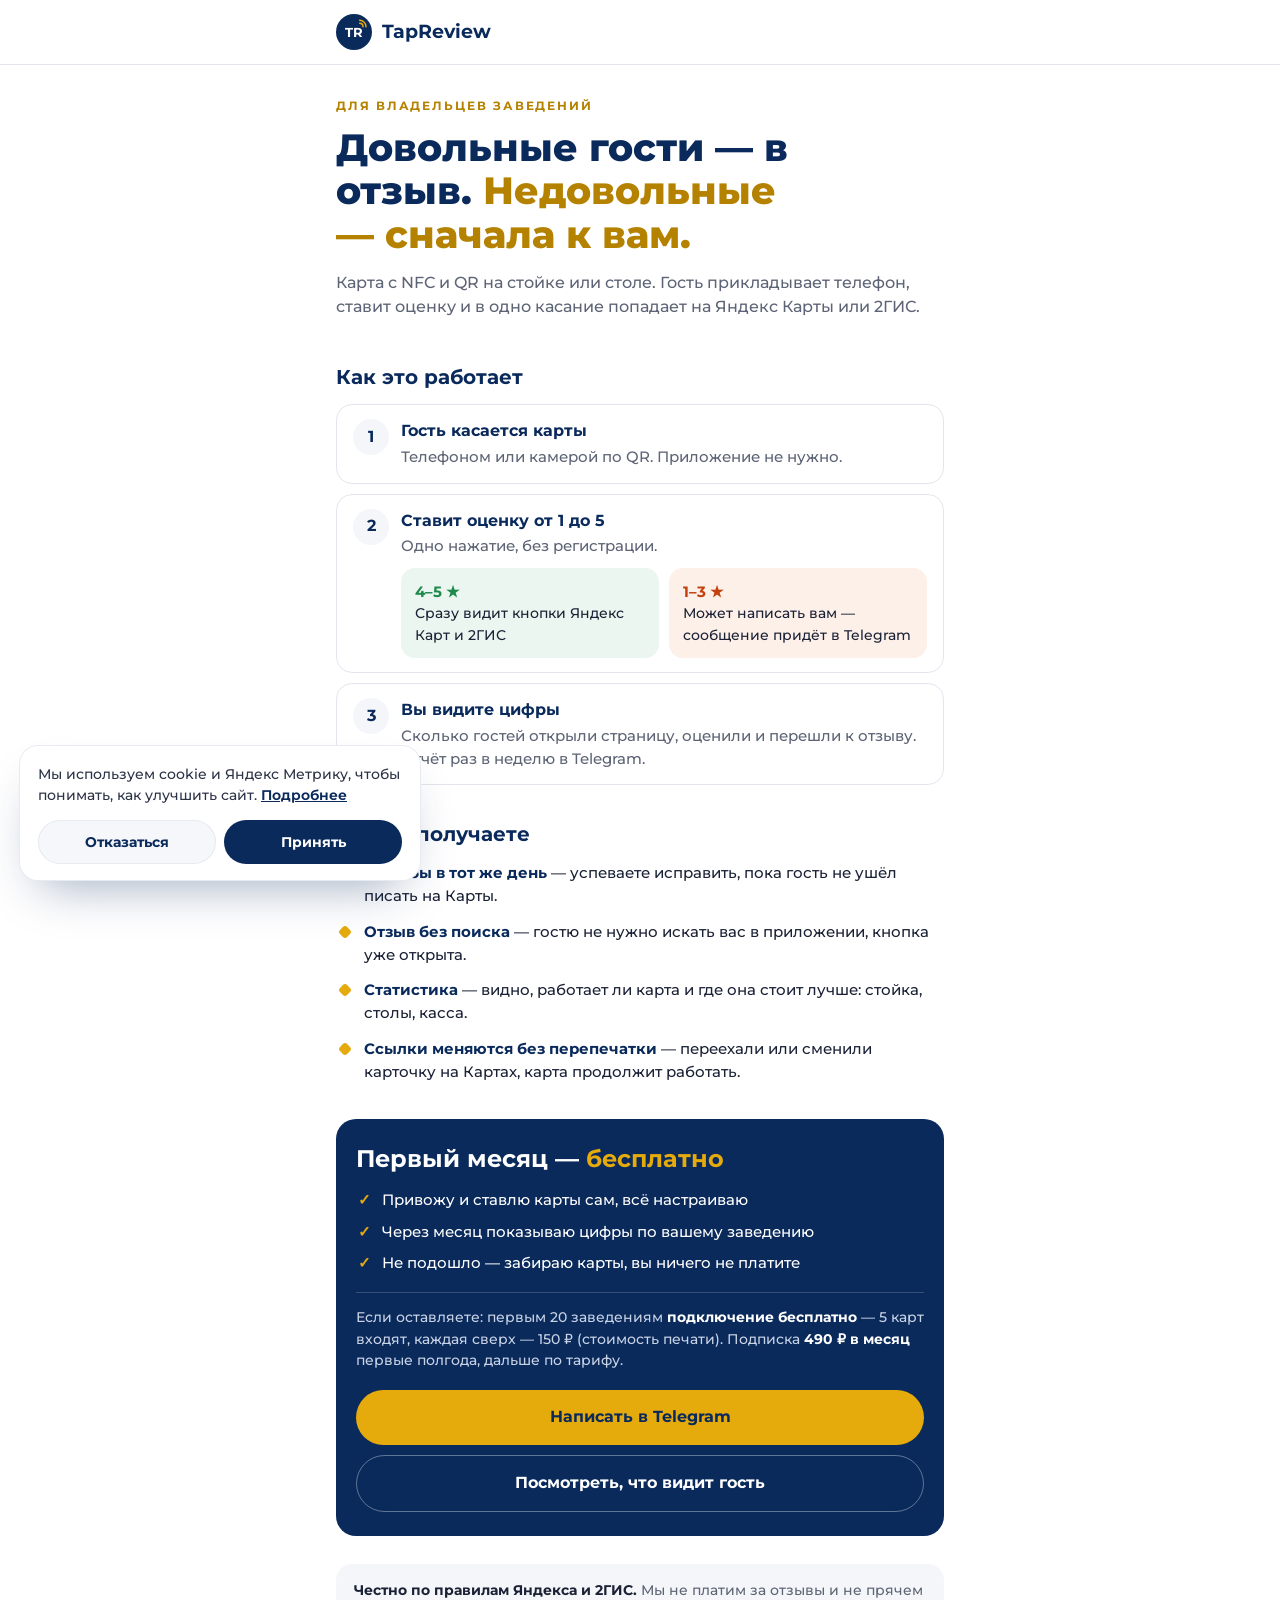
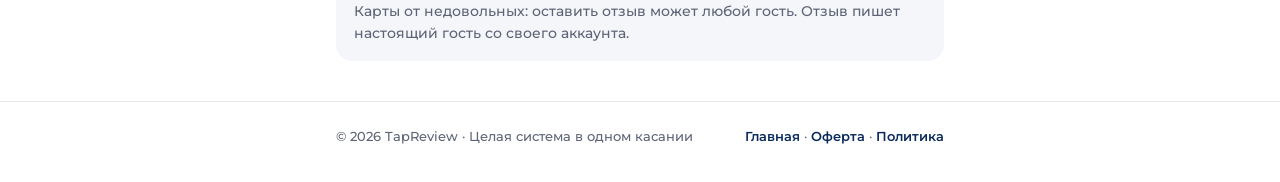
<file: vladeltsam/index.html>
<!DOCTYPE html>
<html lang="ru">
<head>
  <meta charset="UTF-8">
  <meta name="viewport" content="width=device-width, initial-scale=1">
  <title>TapReview для владельцев заведений</title>
  <meta name="description" content="Карта для отзывов: довольные гости уходят в отзыв на Яндекс Картах и 2ГИС, недовольные сначала пишут вам. Первый месяц бесплатно.">
  <meta name="theme-color" content="#0a2a5c">
  <link rel="canonical" href="https://tapreview.ru/vladeltsam/">
  <link rel="icon" type="image/png" href="/assets/favicon.png">
  <link rel="apple-touch-icon" href="/assets/apple-touch-icon.png">
  <meta property="og:title" content="TapReview — месяц бесплатно для вашего заведения">
  <meta property="og:description" content="Довольные гости — в отзыв на картах. Недовольные — сначала к вам. Ставлю карты сам, через месяц показываю цифры.">
  <meta property="og:image" content="https://tapreview.ru/assets/og.png">
  <link rel="preload" href="/fonts/montserrat-var-cyrillic.woff2" as="font" type="font/woff2" crossorigin>

  <style>
    /* Montserrat (OFL, см. fonts/OFL-Montserrat.txt) — как на главной */
    @font-face {
      font-family: "Montserrat";
      src: url("/fonts/montserrat-var-cyrillic.woff2") format("woff2");
      font-weight: 500 800;
      font-display: swap;
      unicode-range: U+0301, U+0400-045F, U+0490-0491, U+04B0-04B1, U+2116;
    }
    @font-face {
      font-family: "Montserrat";
      src: url("/fonts/montserrat-var-latin.woff2") format("woff2");
      font-weight: 500 800;
      font-display: swap;
      unicode-range: U+0000-00FF, U+0131, U+0152-0153, U+02BB-02BC, U+02C6, U+02DA, U+02DC, U+0304, U+0308, U+0329, U+2000-206F, U+20AC, U+2122, U+2191, U+2193, U+2212, U+2215, U+FEFF, U+FFFD;
    }

    :root {
      --navy: #0a2a5c;
      --gold: #e5aa0c;
      --ink: #1b2236;
      --muted: #5d6475;
      --line: #e3e6ee;
      --soft: #f4f6fa;
      --green: #1f8a4c;
      --red: #c2410c;
    }
    * { box-sizing: border-box; }
    body {
      margin: 0;
      background: #fff;
      color: var(--ink);
      font-family: "Montserrat", -apple-system, BlinkMacSystemFont, "Segoe UI", Roboto, Arial, sans-serif;
      font-weight: 500;
      line-height: 1.55;
      -webkit-font-smoothing: antialiased;
    }
    a { color: var(--navy); }
    .wrap { width: min(640px, 100%); margin: 0 auto; padding: 0 16px; }

    .header { border-bottom: 1px solid var(--line); }
    .header .wrap { display: flex; align-items: center; height: 64px; }
    .logo { display: flex; align-items: center; gap: 10px; text-decoration: none; font-weight: 700; font-size: 19px; color: var(--navy); }
    .logo-mark { position: relative; display: grid; place-items: center; width: 36px; height: 36px; border-radius: 50%; background: var(--navy); color: #fff; font-size: 13px; font-weight: 700; }
    .logo-mark svg { position: absolute; top: 5px; right: 4px; width: 10px; height: 10px; }

    .hero { padding: 32px 0 8px; }
    .kicker { margin: 0 0 10px; color: #b58200; font-size: 12px; font-weight: 700; letter-spacing: 0.16em; text-transform: uppercase; }
    h1 { margin: 0 0 14px; font-size: clamp(27px, 7vw, 38px); line-height: 1.15; font-weight: 800; color: var(--navy); text-wrap: balance; }
    h1 span { color: #b58200; }
    .lead { margin: 0; font-size: 16px; color: var(--muted); }

    h2 { margin: 36px 0 14px; font-size: 20px; line-height: 1.3; font-weight: 700; color: var(--navy); }

    .flow { margin: 0; padding: 0; list-style: none; display: grid; gap: 10px; }
    .flow li { display: grid; grid-template-columns: 36px 1fr; gap: 12px; align-items: start; padding: 14px 16px; border: 1px solid var(--line); border-radius: 16px; }
    .flow .n { display: grid; place-items: center; width: 36px; height: 36px; border-radius: 50%; background: var(--soft); color: var(--navy); font-weight: 700; }
    .flow b { display: block; color: var(--navy); }
    .flow p { margin: 2px 0 0; font-size: 14.5px; color: var(--muted); }
    .split { display: grid; grid-template-columns: 1fr 1fr; gap: 10px; margin-top: 10px; }
    .split div { padding: 12px 14px; border-radius: 14px; font-size: 14px; }
    .split .good { background: #eaf6ef; }
    .split .bad { background: #fdf0e8; }
    .split strong { display: block; font-size: 15px; }
    .split .good strong { color: var(--green); }
    .split .bad strong { color: var(--red); }

    .gets { margin: 0; padding: 0; list-style: none; display: grid; gap: 12px; }
    .gets li { position: relative; padding-left: 28px; font-size: 15px; }
    .gets li::before { content: ""; position: absolute; left: 4px; top: 7px; width: 10px; height: 10px; border-radius: 3px; background: var(--gold); transform: rotate(45deg); }
    .gets b { color: var(--navy); }

    .offer { margin: 36px 0 0; padding: 24px 20px; border-radius: 20px; background: var(--navy); color: #fff; }
    .offer h2 { margin: 0 0 6px; color: #fff; font-size: 24px; }
    .offer h2 span { color: var(--gold); }
    .offer ul { margin: 14px 0 18px; padding: 0; list-style: none; display: grid; gap: 8px; }
    .offer li { position: relative; padding-left: 26px; font-size: 15px; }
    .offer li::before { content: "✓"; position: absolute; left: 2px; color: var(--gold); font-weight: 700; }
    .offer .price { margin: 0 0 18px; padding-top: 14px; border-top: 1px solid rgba(255,255,255,.18); font-size: 14px; color: #c9d3e6; }
    .offer .price b { color: #fff; }
    .btn { display: block; padding: 15px 18px; border-radius: 999px; background: var(--gold); color: var(--navy); font-weight: 700; font-size: 16px; text-align: center; text-decoration: none; }
    .btn:hover { filter: brightness(1.05); }
    .btn-ghost { margin-top: 10px; background: transparent; color: #fff; border: 1px solid rgba(255,255,255,.35); }

    .fair { margin: 28px 0 0; padding: 16px 18px; border-radius: 16px; background: var(--soft); font-size: 14px; color: var(--muted); }
    .fair b { color: var(--ink); }

    .footer { margin-top: 40px; padding: 24px 0 36px; border-top: 1px solid var(--line); color: var(--muted); font-size: 13px; }
    .footer .wrap { display: flex; flex-wrap: wrap; justify-content: space-between; gap: 10px 16px; }
    .footer a { font-weight: 600; text-decoration: none; }

    @media (max-width: 380px) { .split { grid-template-columns: 1fr; } }
  </style>
</head>
<body>
  <header class="header">
    <div class="wrap">
      <a class="logo" href="/" aria-label="TapReview — на главную">
        <span class="logo-mark">TR<svg viewBox="0 0 12 12" aria-hidden="true"><path d="M2 5.2a4 4 0 0 1 4 4M2 1.6a7.6 7.6 0 0 1 7.6 7.6" fill="none" stroke="#e5aa0c" stroke-width="1.8" stroke-linecap="round"/></svg></span>
        TapReview
      </a>
    </div>
  </header>

  <main class="wrap">
    <section class="hero">
      <p class="kicker">Для владельцев заведений</p>
      <h1>Довольные гости — в отзыв. <span>Недовольные — сначала к вам.</span></h1>
      <p class="lead">Карта с NFC и QR на стойке или столе. Гость прикладывает телефон, ставит оценку и в одно касание попадает на Яндекс Карты или 2ГИС.</p>
    </section>

    <h2>Как это работает</h2>
    <ol class="flow">
      <li><span class="n">1</span><div><b>Гость касается карты</b><p>Телефоном или камерой по QR. Приложение не нужно.</p></div></li>
      <li><span class="n">2</span><div><b>Ставит оценку от 1 до 5</b><p>Одно нажатие, без регистрации.</p>
        <div class="split">
          <div class="good"><strong>4–5 ★</strong>Сразу видит кнопки Яндекс Карт и 2ГИС</div>
          <div class="bad"><strong>1–3 ★</strong>Может написать вам — сообщение придёт в Telegram</div>
        </div></div></li>
      <li><span class="n">3</span><div><b>Вы видите цифры</b><p>Сколько гостей открыли страницу, оценили и перешли к отзыву. Отчёт раз в неделю в Telegram.</p></div></li>
    </ol>

    <h2>Что вы получаете</h2>
    <ul class="gets">
      <li><b>Жалобы в тот же день</b> — успеваете исправить, пока гость не ушёл писать на Карты.</li>
      <li><b>Отзыв без поиска</b> — гостю не нужно искать вас в приложении, кнопка уже открыта.</li>
      <li><b>Статистика</b> — видно, работает ли карта и где она стоит лучше: стойка, столы, касса.</li>
      <li><b>Ссылки меняются без перепечатки</b> — переехали или сменили карточку на Картах, карта продолжит работать.</li>
    </ul>

    <section class="offer">
      <h2>Первый месяц — <span>бесплатно</span></h2>
      <ul>
        <li>Привожу и ставлю карты сам, всё настраиваю</li>
        <li>Через месяц показываю цифры по вашему заведению</li>
        <li>Не подошло — забираю карты, вы ничего не платите</li>
      </ul>
      <p class="price">Если оставляете: первым 20 заведениям <b>подключение бесплатно</b> — 5 карт входят, каждая сверх — 150 ₽ (стоимость печати). Подписка <b>490 ₽ в месяц</b> первые полгода, дальше по тарифу.</p>
      <a class="btn" href="https://t.me/tapreview_ru">Написать в Telegram</a>
      <a class="btn btn-ghost" href="/b/yarik">Посмотреть, что видит гость</a>
    </section>

    <p class="fair"><b>Честно по правилам Яндекса и 2ГИС.</b> Мы не платим за отзывы и не прячем Карты от недовольных: оставить отзыв может любой гость. Отзыв пишет настоящий гость со своего аккаунта.</p>
  </main>

  <footer class="footer">
    <div class="wrap">
      <span>© 2026 TapReview · Целая система в одном касании</span>
      <span><a href="/">Главная</a> · <a href="/oferta/">Оферта</a> · <a href="/privacy/">Политика</a></span>
    </div>
  </footer>
  <script src="/assets/consent.js" defer></script>
</body>
</html>
</file>
